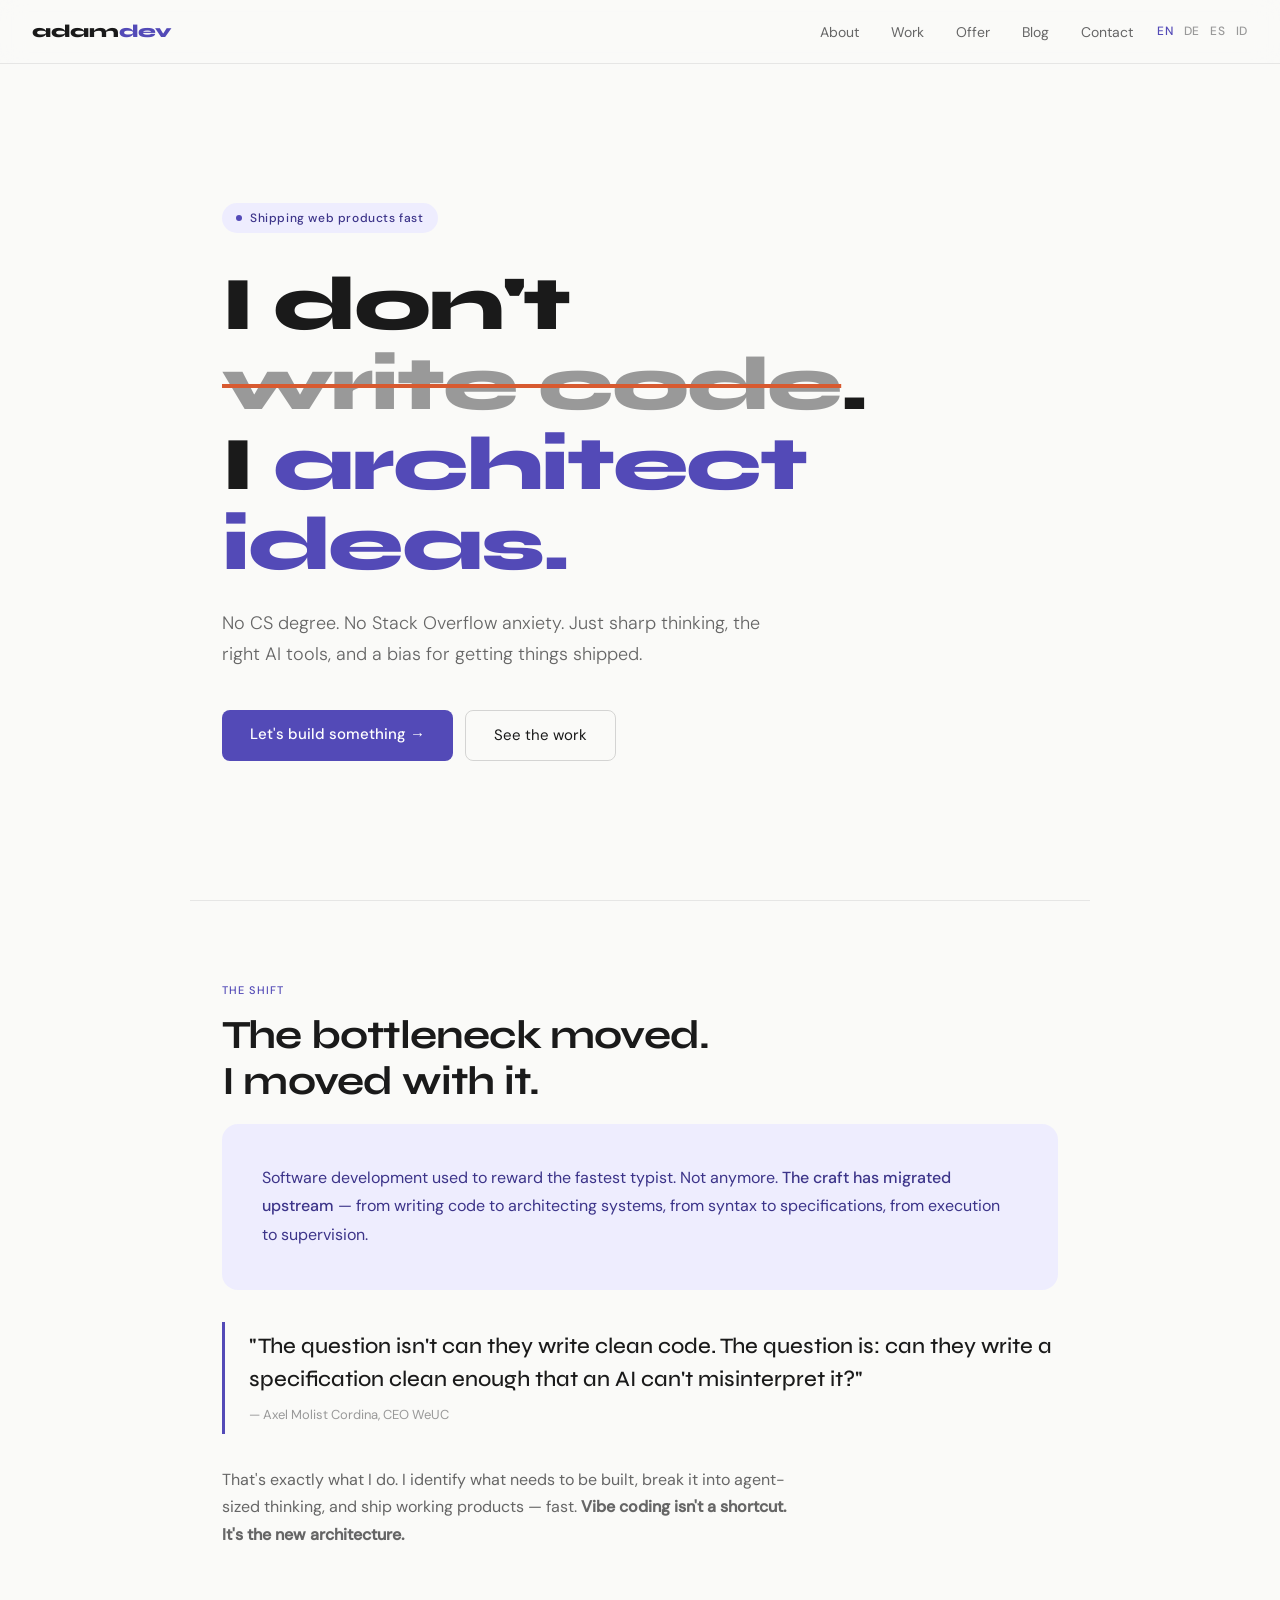
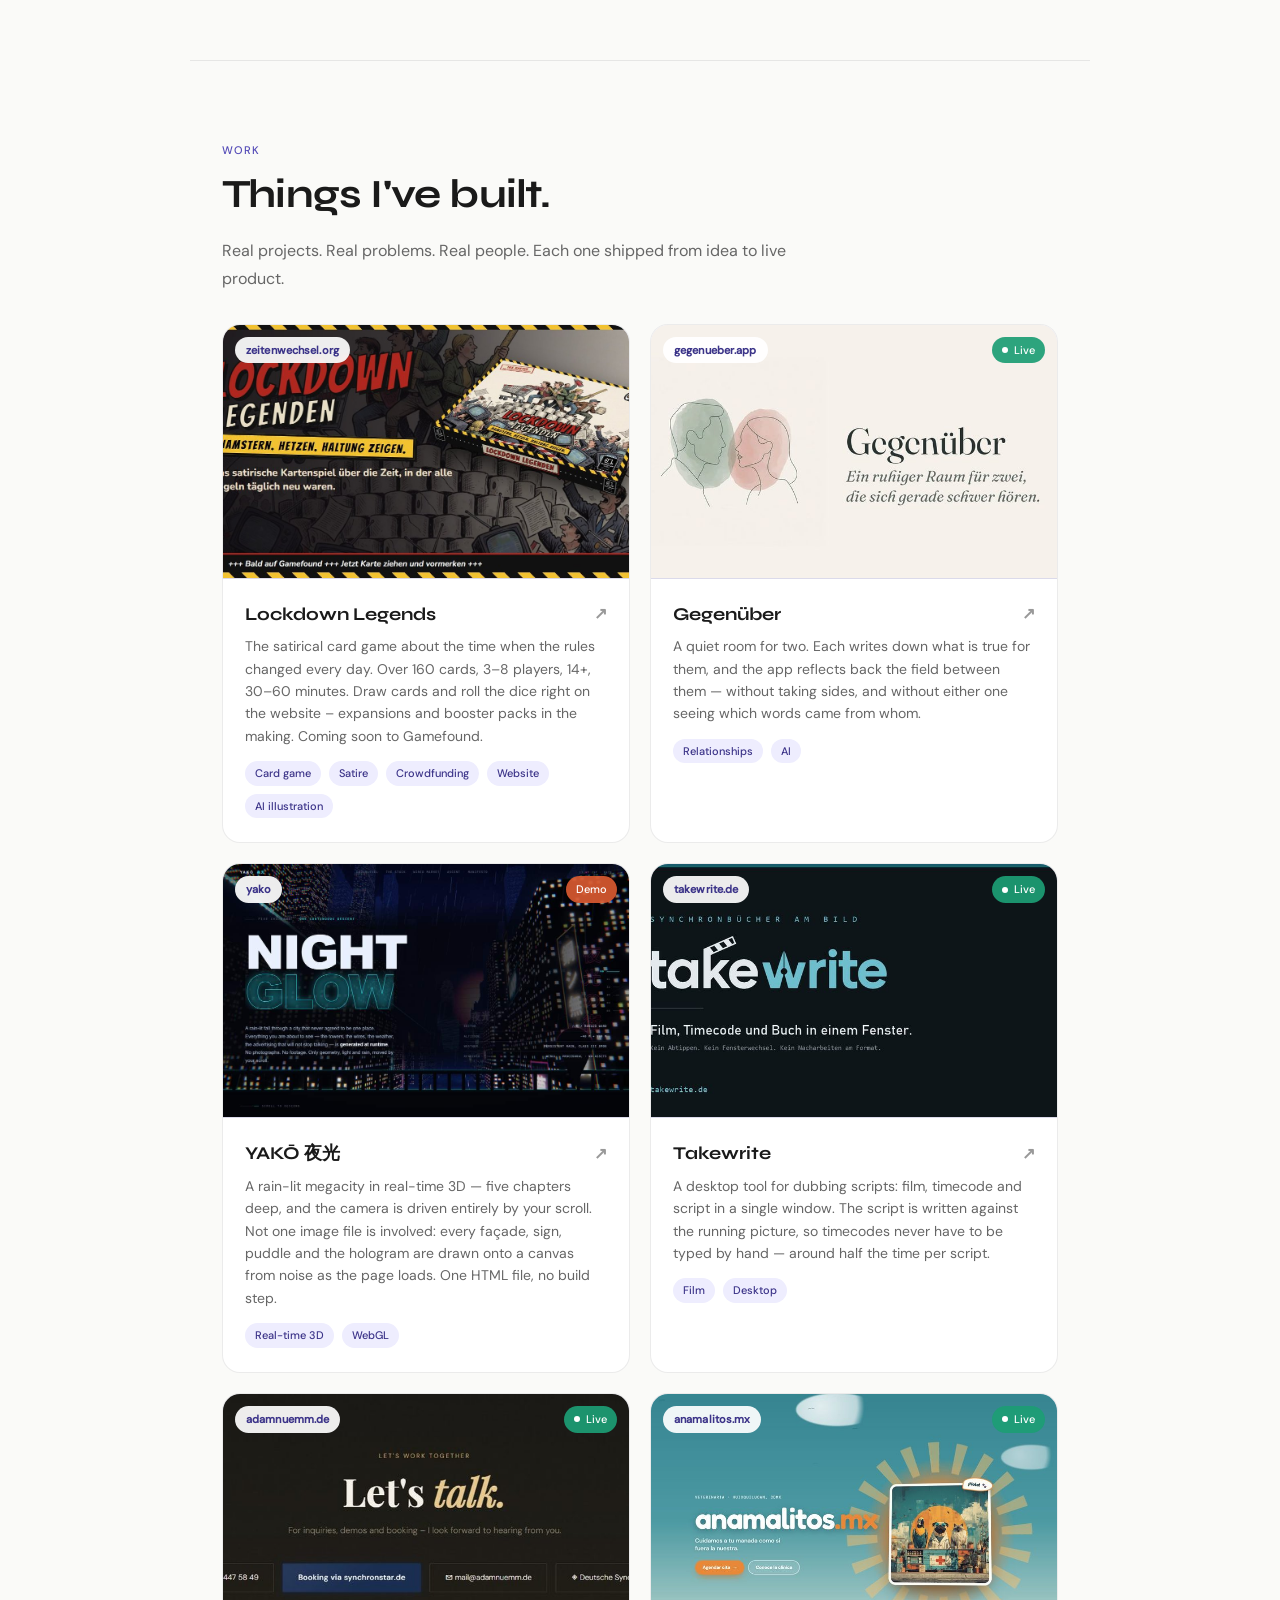
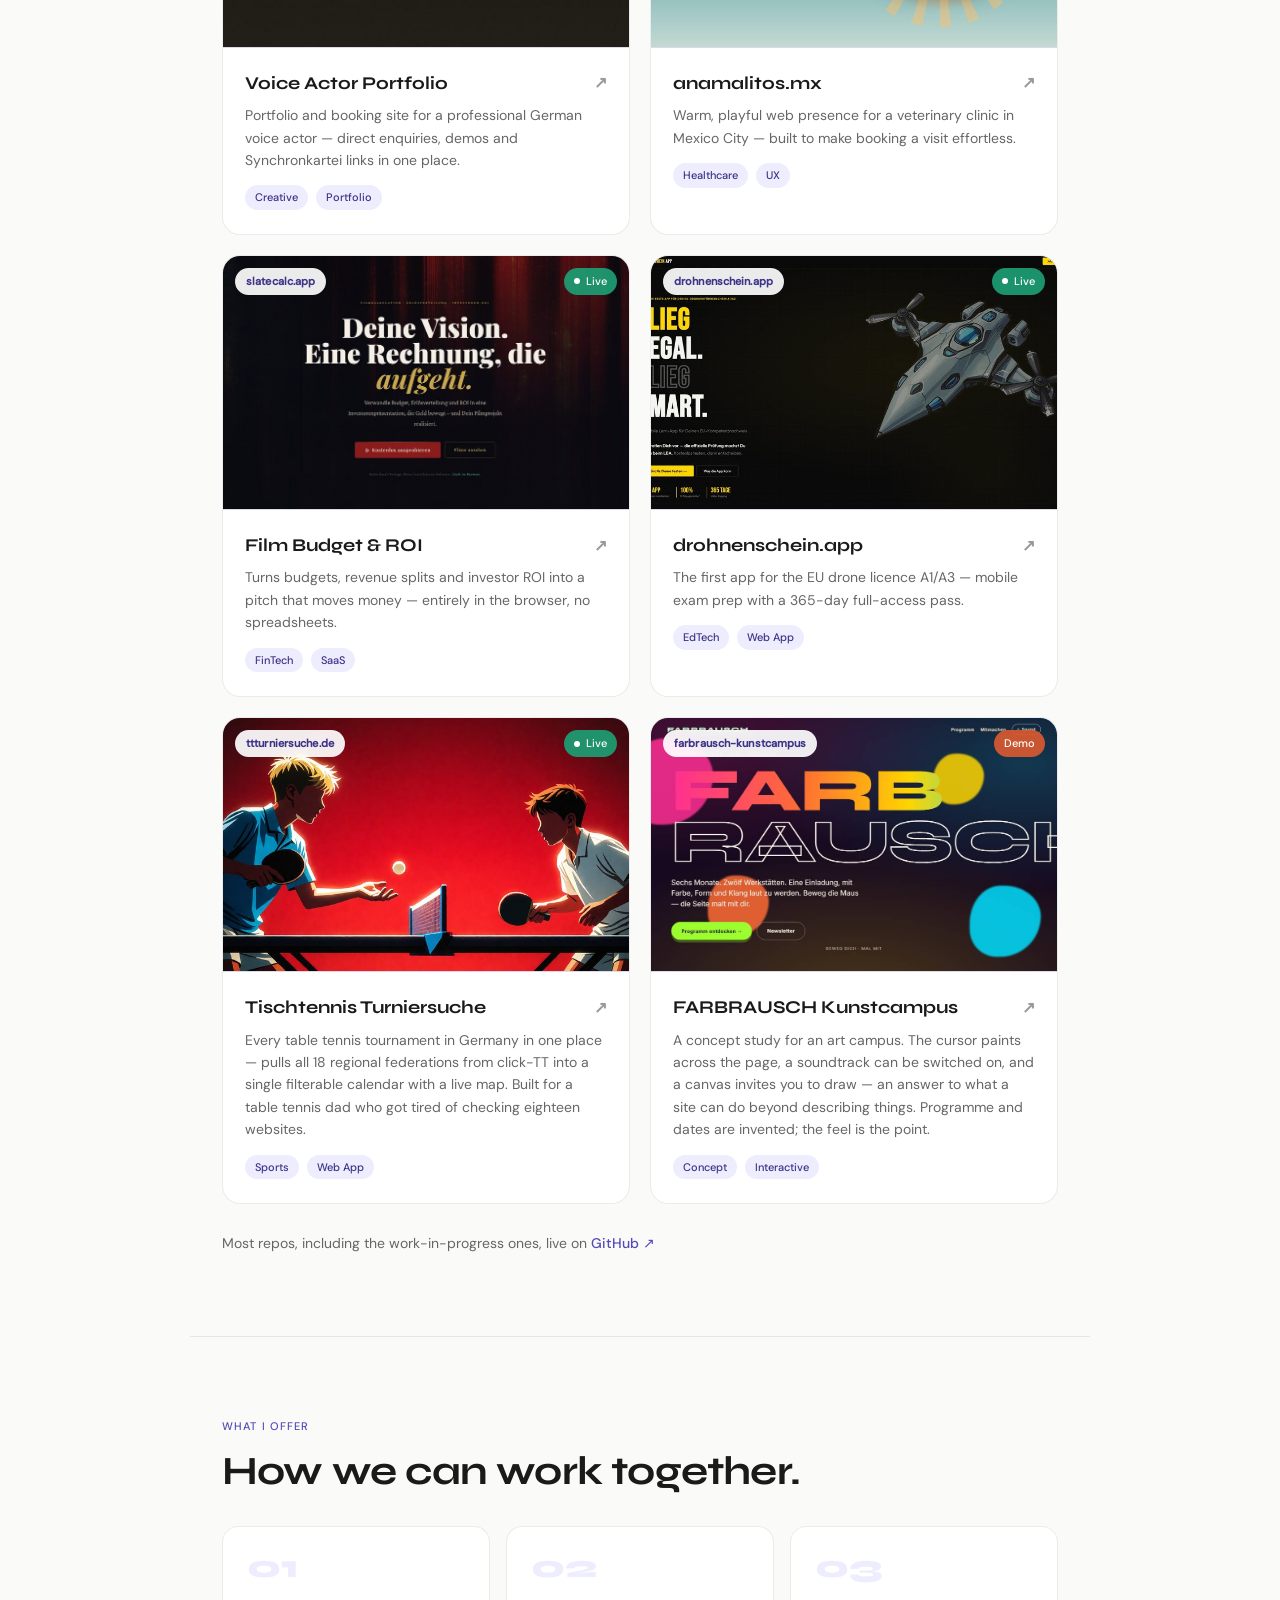
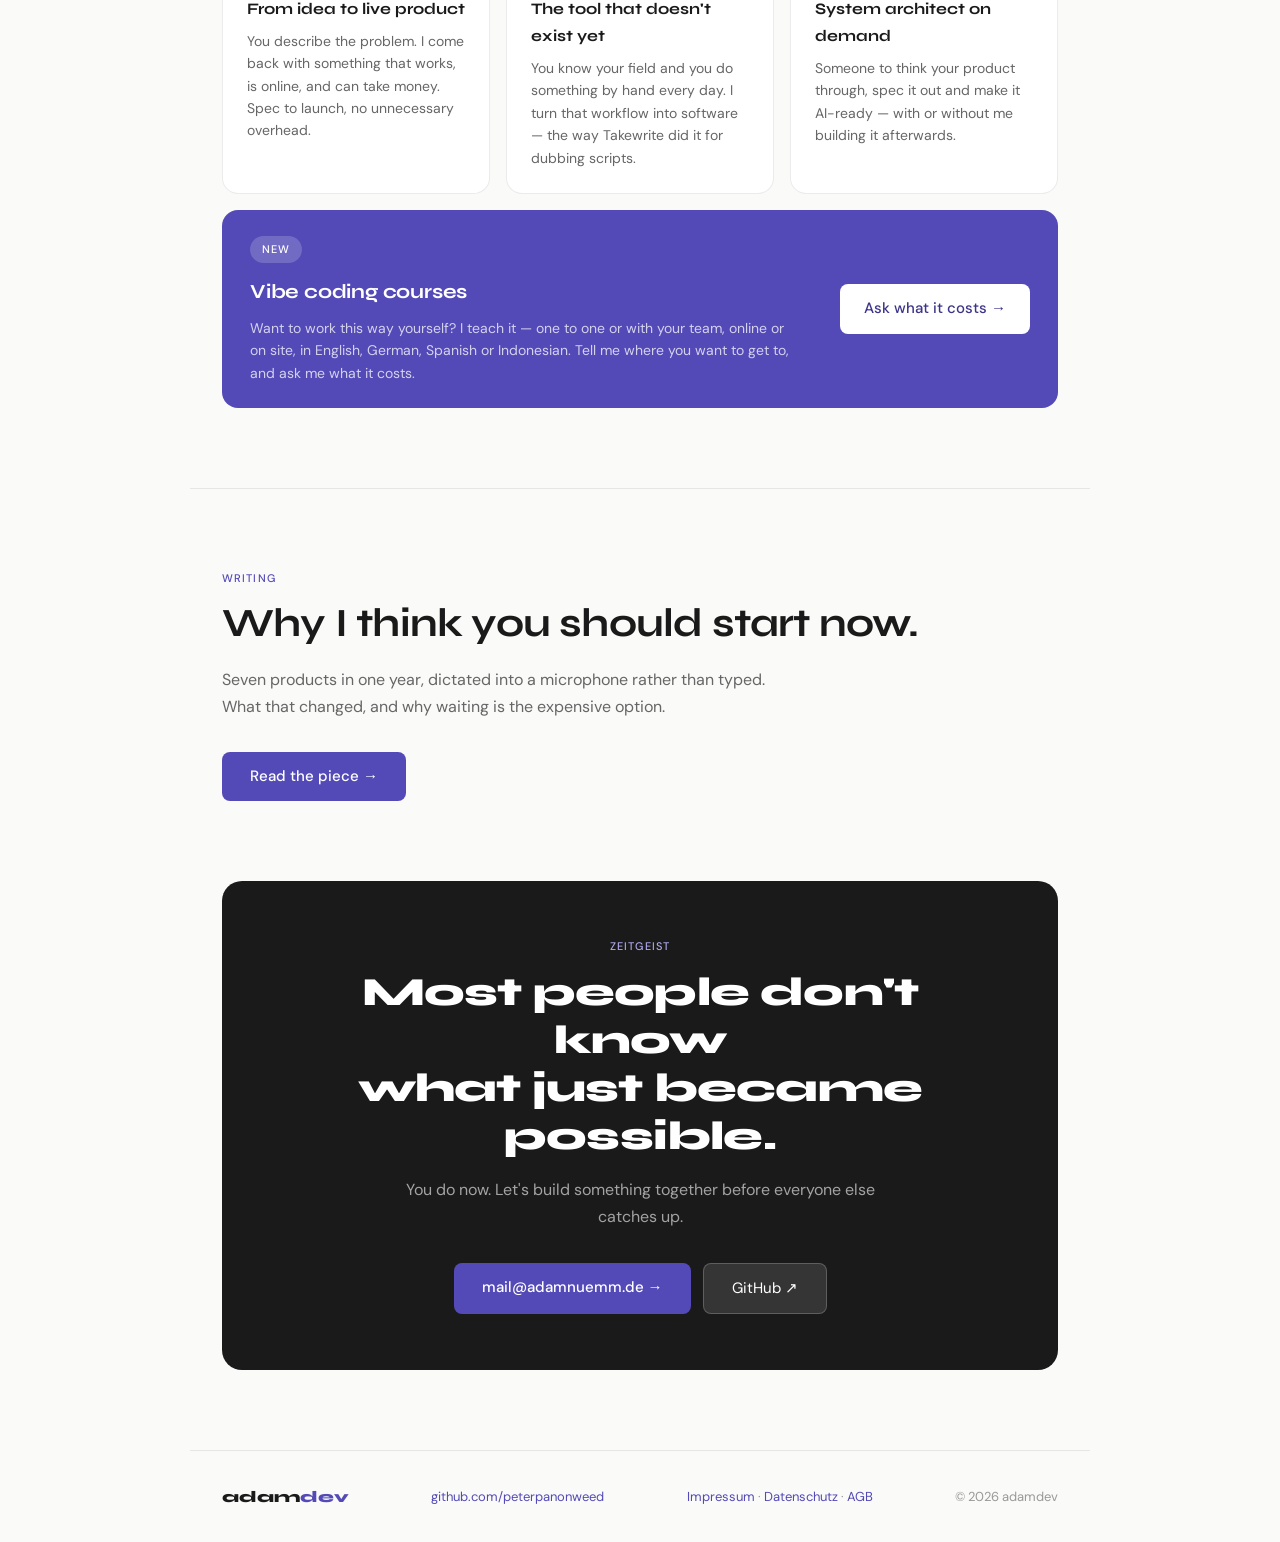
<file: index.html>
<!DOCTYPE html>
<html lang="en">
<head>
<meta charset="UTF-8" />
<meta name="viewport" content="width=device-width, initial-scale=1.0" />
<title>adamdev — I don't write code. I architect ideas.</title>
<meta name="description" content="adamdev — AI system architect & vibecoder. I turn ideas into working web products, fast. No CS degree, just sharp specs, the right AI tools, and a bias for shipping." />
<link rel="canonical" href="https://peterpanonweed.github.io/adamdev/" />
<link rel="alternate" hreflang="en" href="https://peterpanonweed.github.io/adamdev/" />
<link rel="alternate" hreflang="de" href="https://peterpanonweed.github.io/adamdev/de/" />
<link rel="alternate" hreflang="es" href="https://peterpanonweed.github.io/adamdev/es/" />
<link rel="alternate" hreflang="id" href="https://peterpanonweed.github.io/adamdev/id/" />
<link rel="alternate" hreflang="x-default" href="https://peterpanonweed.github.io/adamdev/" />
<meta name="theme-color" content="#534AB7" />
<meta name="author" content="Adam Nümm" />
<!-- Open Graph / social link previews -->
<meta property="og:type" content="website" />
<meta property="og:site_name" content="adamdev" />
<meta property="og:locale" content="en_US" />
<meta property="og:url" content="https://peterpanonweed.github.io/adamdev/" />
<meta property="og:title" content="adamdev — I don't write code. I architect ideas." />
<meta property="og:description" content="AI system architect & vibecoder. I turn ideas into working web products, fast." />
<meta property="og:image" content="https://peterpanonweed.github.io/adamdev/og-image.jpg" />
<meta property="og:image:width" content="1200" />
<meta property="og:image:height" content="630" />
<meta property="og:image:alt" content="adamdev — I architect ideas. Ten shipped projects." />
<meta name="twitter:card" content="summary_large_image" />
<meta name="twitter:title" content="adamdev — I don't write code. I architect ideas." />
<meta name="twitter:description" content="AI system architect & vibecoder. I turn ideas into working web products, fast." />
<meta name="twitter:image" content="https://peterpanonweed.github.io/adamdev/og-image.jpg" />
<link rel="icon" href="data:image/svg+xml,%3Csvg%20xmlns%3D%22http%3A//www.w3.org/2000/svg%22%20viewBox%3D%220%200%2032%2032%22%3E%3Crect%20width%3D%2232%22%20height%3D%2232%22%20rx%3D%227%22%20fill%3D%22%23534AB7%22/%3E%3Ctext%20x%3D%2216%22%20y%3D%2223%22%20font-family%3D%22Arial%2Csans-serif%22%20font-size%3D%2220%22%20font-weight%3D%22800%22%20fill%3D%22%23fff%22%20text-anchor%3D%22middle%22%3Ea%3C/text%3E%3C/svg%3E" />
<link rel="preload" href="fonts/syne-latin.woff2" as="font" type="font/woff2" crossorigin />
<link rel="preload" href="fonts/dmsans-latin.woff2" as="font" type="font/woff2" crossorigin />
<link rel="stylesheet" href="fonts.css" />
<link rel="stylesheet" href="site.css" />
<script type="application/ld+json">
{
  "@context": "https://schema.org",
  "@type": "Person",
  "name": "Adam Nümm",
  "alternateName": "adamdev",
  "url": "https://peterpanonweed.github.io/adamdev/",
  "email": "mailto:mail@adamnuemm.de",
  "jobTitle": "AI System Architect",
  "description": "AI system architect and vibecoder who turns ideas into working web products.",
  "sameAs": ["https://github.com/peterpanonweed", "https://www.adamnuemm.de"],
  "knowsAbout": ["AI system architecture", "Vibe coding", "Web development", "Product specification", "Rapid prototyping"],
  "address": {"@type": "PostalAddress", "addressLocality": "Berlin", "addressCountry": "DE"}
}
</script>
<!-- Cloudflare Web Analytics --><script type="module" src="https://static.cloudflareinsights.com/beacon.min.js" data-cf-beacon='{"token": "98c0cf6b357f46ceb44a4059e5021c60"}'></script><!-- End Cloudflare Web Analytics -->
</head>
<body>
<nav>
<a href="index.html" class="nav-logo">adam<span>dev</span></a>
<div class="nav-right">
<ul class="nav-links">
<li><a href="#about">About</a></li>
<li><a href="#projects">Work</a></li>
<li><a href="#offer">Offer</a></li>
<li><a href="blog/vibe-coding.html">Blog</a></li>
<li><a href="#contact">Contact</a></li>
</ul>
<div class="nav-lang"><a href="index.html" hreflang="en" lang="en" class="aktiv" title="English">EN</a><a href="de/" hreflang="de" lang="de" title="Deutsch">DE</a><a href="es/" hreflang="es" lang="es" title="Espanol">ES</a><a href="id/" hreflang="id" lang="id" title="Indonesia">ID</a></div>
</div>
</nav>

<div class="hero">
<div class="hero-badge">Shipping web products fast</div>
<h1>
<span class="line">I don't <span class="strike">write code</span>.</span>
<span class="line"><span class="nobreak">I <em>architect</em></span> <em>ideas.</em></span>
</h1>
<p class="hero-sub">No CS degree. No Stack Overflow anxiety. Just sharp thinking, the right AI tools, and a bias for getting things shipped.</p>
<div class="hero-cta">
<a href="#contact" class="btn-primary">Let's build something →</a>
<a href="#projects" class="btn-outline">See the work</a>
</div>
</div>

<section id="about">
<div class="fade-in">
<div class="eyebrow">The shift</div>
<h2 class="section-title">The bottleneck moved.<br>I moved with it.</h2>
</div>
<div class="fade-in">
<div class="manifesto-block">
<p>Software development used to reward the fastest typist. Not anymore. <strong>The craft has migrated upstream</strong> — from writing code to architecting systems, from syntax to specifications, from execution to supervision.</p>
</div>
</div>
<div class="fade-in">
<div class="quote-pull">
<p>"The question isn't can they write clean code. The question is: can they write a specification clean enough that an AI can't misinterpret it?"</p>
<cite>— Axel Molist Cordina, CEO WeUC</cite>
</div>
</div>
<div class="fade-in">
<p class="section-body">That's exactly what I do. I identify what needs to be built, break it into agent-sized thinking, and ship working products — fast. <strong>Vibe coding isn't a shortcut. It's the new architecture.</strong></p>
</div>
</section>

<section id="projects">
<div class="fade-in">
<div class="eyebrow">Work</div>
<h2 class="section-title">Things I've built.</h2>
<p class="section-body">Real projects. Real problems. Real people. Each one shipped from idea to live product.</p>
</div>

<div class="work-grid fade-in">

<a class="work-card" href="https://zeitenwechsel.org/lockdown-legenden/" target="_blank" rel="noopener">
<div class="work-thumb">
<img src="img/lockdown-legends.jpg" alt="Lockdown Legends" loading="lazy" decoding="async" width="1000" height="625" />
<span class="work-badge">zeitenwechsel.org</span>
</div>
<div class="work-body">
<h3>Lockdown Legends <span class="work-arrow">↗</span></h3>
<p>The satirical card game about the time when the rules changed every day. Over 160 cards, 3–8 players, 14+, 30–60 minutes. Draw cards and roll the dice right on the website – expansions and booster packs in the making. Coming soon to Gamefound.</p>
<div class="work-tags"><span class="work-tag">Card game</span><span class="work-tag">Satire</span><span class="work-tag">Crowdfunding</span><span class="work-tag">Website</span><span class="work-tag">AI illustration</span></div>
</div>
</a>

<a class="work-card" href="https://gegenueber.app" target="_blank" rel="noopener">
<div class="work-thumb">
<img src="img/gegenueber.jpg" alt="Gegenüber" loading="lazy" decoding="async" width="1000" height="625" />
<span class="work-badge">gegenueber.app</span>
<span class="work-live">Live</span>
</div>
<div class="work-body">
<h3>Gegenüber <span class="work-arrow">↗</span></h3>
<p>A quiet room for two. Each writes down what is true for them, and the app reflects back the field between them — without taking sides, and without either one seeing which words came from whom.</p>
<div class="work-tags"><span class="work-tag">Relationships</span><span class="work-tag">AI</span></div>
</div>
</a>

<a class="work-card" href="https://peterpanonweed.github.io/yako/" target="_blank" rel="noopener">
<div class="work-thumb">
<img src="img/yako.jpg" alt="YAKŌ" loading="lazy" decoding="async" width="1000" height="625" />
<span class="work-badge">yako</span>
<span class="work-demo">Demo</span>
</div>
<div class="work-body">
<h3>YAKŌ 夜光 <span class="work-arrow">↗</span></h3>
<p>A rain-lit megacity in real-time 3D — five chapters deep, and the camera is driven entirely by your scroll. Not one image file is involved: every façade, sign, puddle and the hologram are drawn onto a canvas from noise as the page loads. One HTML file, no build step.</p>
<div class="work-tags"><span class="work-tag">Real-time 3D</span><span class="work-tag">WebGL</span></div>
</div>
</a>

<a class="work-card" href="https://takewrite.de" target="_blank" rel="noopener">
<div class="work-thumb">
<img src="img/takewrite.jpg" alt="Takewrite" loading="lazy" decoding="async" width="1000" height="625" />
<span class="work-badge">takewrite.de</span>
<span class="work-live">Live</span>
</div>
<div class="work-body">
<h3>Takewrite <span class="work-arrow">↗</span></h3>
<p>A desktop tool for dubbing scripts: film, timecode and script in a single window. The script is written against the running picture, so timecodes never have to be typed by hand — around half the time per script.</p>
<div class="work-tags"><span class="work-tag">Film</span><span class="work-tag">Desktop</span></div>
</div>
</a>

<a class="work-card" href="https://www.adamnuemm.de" target="_blank" rel="noopener">
<div class="work-thumb">
<img src="img/adamnuemm.jpg" alt="Voice Actor Portfolio" loading="lazy" decoding="async" width="1000" height="625" />
<span class="work-badge">adamnuemm.de</span>
<span class="work-live">Live</span>
</div>
<div class="work-body">
<h3>Voice Actor Portfolio <span class="work-arrow">↗</span></h3>
<p>Portfolio and booking site for a professional German voice actor — direct enquiries, demos and Synchronkartei links in one place.</p>
<div class="work-tags"><span class="work-tag">Creative</span><span class="work-tag">Portfolio</span></div>
</div>
</a>

<a class="work-card" href="https://anamalitos.mx" target="_blank" rel="noopener">
<div class="work-thumb">
<img src="img/anamalitos.jpg" alt="anamalitos.mx" loading="lazy" decoding="async" width="1000" height="625" />
<span class="work-badge">anamalitos.mx</span>
<span class="work-live">Live</span>
</div>
<div class="work-body">
<h3>anamalitos.mx <span class="work-arrow">↗</span></h3>
<p>Warm, playful web presence for a veterinary clinic in Mexico City — built to make booking a visit effortless.</p>
<div class="work-tags"><span class="work-tag">Healthcare</span><span class="work-tag">UX</span></div>
</div>
</a>

<a class="work-card" href="https://slatecalc.app" target="_blank" rel="noopener">
<div class="work-thumb">
<img src="img/slatecalc.jpg" alt="Film Budget &amp; ROI" loading="lazy" decoding="async" width="1000" height="625" />
<span class="work-badge">slatecalc.app</span>
<span class="work-live">Live</span>
</div>
<div class="work-body">
<h3>Film Budget &amp; ROI <span class="work-arrow">↗</span></h3>
<p>Turns budgets, revenue splits and investor ROI into a pitch that moves money — entirely in the browser, no spreadsheets.</p>
<div class="work-tags"><span class="work-tag">FinTech</span><span class="work-tag">SaaS</span></div>
</div>
</a>

<a class="work-card" href="https://drohnenschein.app" target="_blank" rel="noopener">
<div class="work-thumb">
<img src="img/drohnenschein.jpg" alt="drohnenschein.app" loading="lazy" decoding="async" width="1000" height="625" />
<span class="work-badge">drohnenschein.app</span>
<span class="work-live">Live</span>
</div>
<div class="work-body">
<h3>drohnenschein.app <span class="work-arrow">↗</span></h3>
<p>The first app for the EU drone licence A1/A3 — mobile exam prep with a 365-day full-access pass.</p>
<div class="work-tags"><span class="work-tag">EdTech</span><span class="work-tag">Web App</span></div>
</div>
</a>

<a class="work-card" href="https://ttturniersuche.de" target="_blank" rel="noopener">
<div class="work-thumb">
<img src="img/ttturniersuche.jpg" alt="Tischtennis Turniersuche" loading="lazy" decoding="async" width="1000" height="625" />
<span class="work-badge">ttturniersuche.de</span>
<span class="work-live">Live</span>
</div>
<div class="work-body">
<h3>Tischtennis Turniersuche <span class="work-arrow">↗</span></h3>
<p>Every table tennis tournament in Germany in one place — pulls all 18 regional federations from click-TT into a single filterable calendar with a live map. Built for a table tennis dad who got tired of checking eighteen websites.</p>
<div class="work-tags"><span class="work-tag">Sports</span><span class="work-tag">Web App</span></div>
</div>
</a>

<a class="work-card" href="https://peterpanonweed.github.io/farbrausch-kunstcampus/" target="_blank" rel="noopener">
<div class="work-thumb">
<img src="img/farbrausch-kunstcampus.jpg" alt="FARBRAUSCH Kunstcampus" loading="lazy" decoding="async" width="1000" height="625" />
<span class="work-badge">farbrausch-kunstcampus</span>
<span class="work-demo">Demo</span>
</div>
<div class="work-body">
<h3>FARBRAUSCH Kunstcampus <span class="work-arrow">↗</span></h3>
<p>A concept study for an art campus. The cursor paints across the page, a soundtrack can be switched on, and a canvas invites you to draw — an answer to what a site can do beyond describing things. Programme and dates are invented; the feel is the point.</p>
<div class="work-tags"><span class="work-tag">Concept</span><span class="work-tag">Interactive</span></div>
</div>
</a>

</div>

<p class="work-more fade-in">Most repos, including the work-in-progress ones, live on <a href="https://github.com/peterpanonweed" target="_blank" rel="noopener">GitHub ↗</a></p>
</section>

<section id="offer">
<div class="fade-in">
<div class="eyebrow">What I offer</div>
<h2 class="section-title">How we can work together.</h2>
</div>
<div class="offer-grid fade-in">
<div class="offer-card">
<div class="offer-num">01</div>
<h3>From idea to live product</h3>
<p>You describe the problem. I come back with something that works, is online, and can take money. Spec to launch, no unnecessary overhead.</p>
</div>
<div class="offer-card">
<div class="offer-num">02</div>
<h3>The tool that doesn't exist yet</h3>
<p>You know your field and you do something by hand every day. I turn that workflow into software — the way Takewrite did it for dubbing scripts.</p>
</div>
<div class="offer-card">
<div class="offer-num">03</div>
<h3>System architect on demand</h3>
<p>Someone to think your product through, spec it out and make it AI-ready — with or without me building it afterwards.</p>
</div>
</div>
<div class="banderole fade-in">
<div class="banderole-text">
<span class="banderole-badge">New</span>
<h3>Vibe coding courses</h3>
<p>Want to work this way yourself? I teach it — one to one or with your team, online or on site, in English, German, Spanish or Indonesian. Tell me where you want to get to, and ask me what it costs.</p>
</div>
<a href="mailto:mail@adamnuemm.de?subject=Vibe%20coding%20course" class="banderole-cta">Ask what it costs →</a>
</div>
</section>

<section id="reading">
<div class="fade-in">
<div class="eyebrow">Writing</div>
<h2 class="section-title">Why I think you should start now.</h2>
<p class="section-body">Seven products in one year, dictated into a microphone rather than typed. What that changed, and why waiting is the expensive option.</p>
<p style="margin-top:1.5rem"><a href="blog/vibe-coding.html" class="btn-primary">Read the piece →</a></p>
</div>
</section>

<section id="contact" style="border-top: none; padding-top: 0;">
<div class="zeitgeist fade-in">
<div class="eyebrow">Zeitgeist</div>
<h2>Most people don't know<br>what just became possible.</h2>
<p>You do now. Let's build something together before everyone else catches up.</p>
<div style="display:flex;gap:12px;justify-content:center;flex-wrap:wrap;">
<a href="mailto:mail@adamnuemm.de?subject=Let%27s%20build%20something" class="btn-primary">mail@adamnuemm.de →</a>
<a href="https://github.com/peterpanonweed" target="_blank" rel="noopener" class="btn-ghost">GitHub ↗</a>
</div>
</div>
</section>

<footer>
<a href="index.html" class="footer-logo">adam<span>dev</span></a>
<p><a href="https://github.com/peterpanonweed" target="_blank" rel="noopener">github.com/peterpanonweed</a></p>
<p><a href="impressum.html">Impressum</a> · <a href="datenschutz.html">Datenschutz</a> · <a href="agb.html">AGB</a></p>
<p>© 2026 adamdev</p>
</footer>

<script>
const observer = new IntersectionObserver((entries) => {
entries.forEach(e => { if (e.isIntersecting) e.target.classList.add('visible'); });
}, { threshold: 0.1 });
document.querySelectorAll('.fade-in').forEach(el => observer.observe(el));
</script>
</body>
</html>
</file>
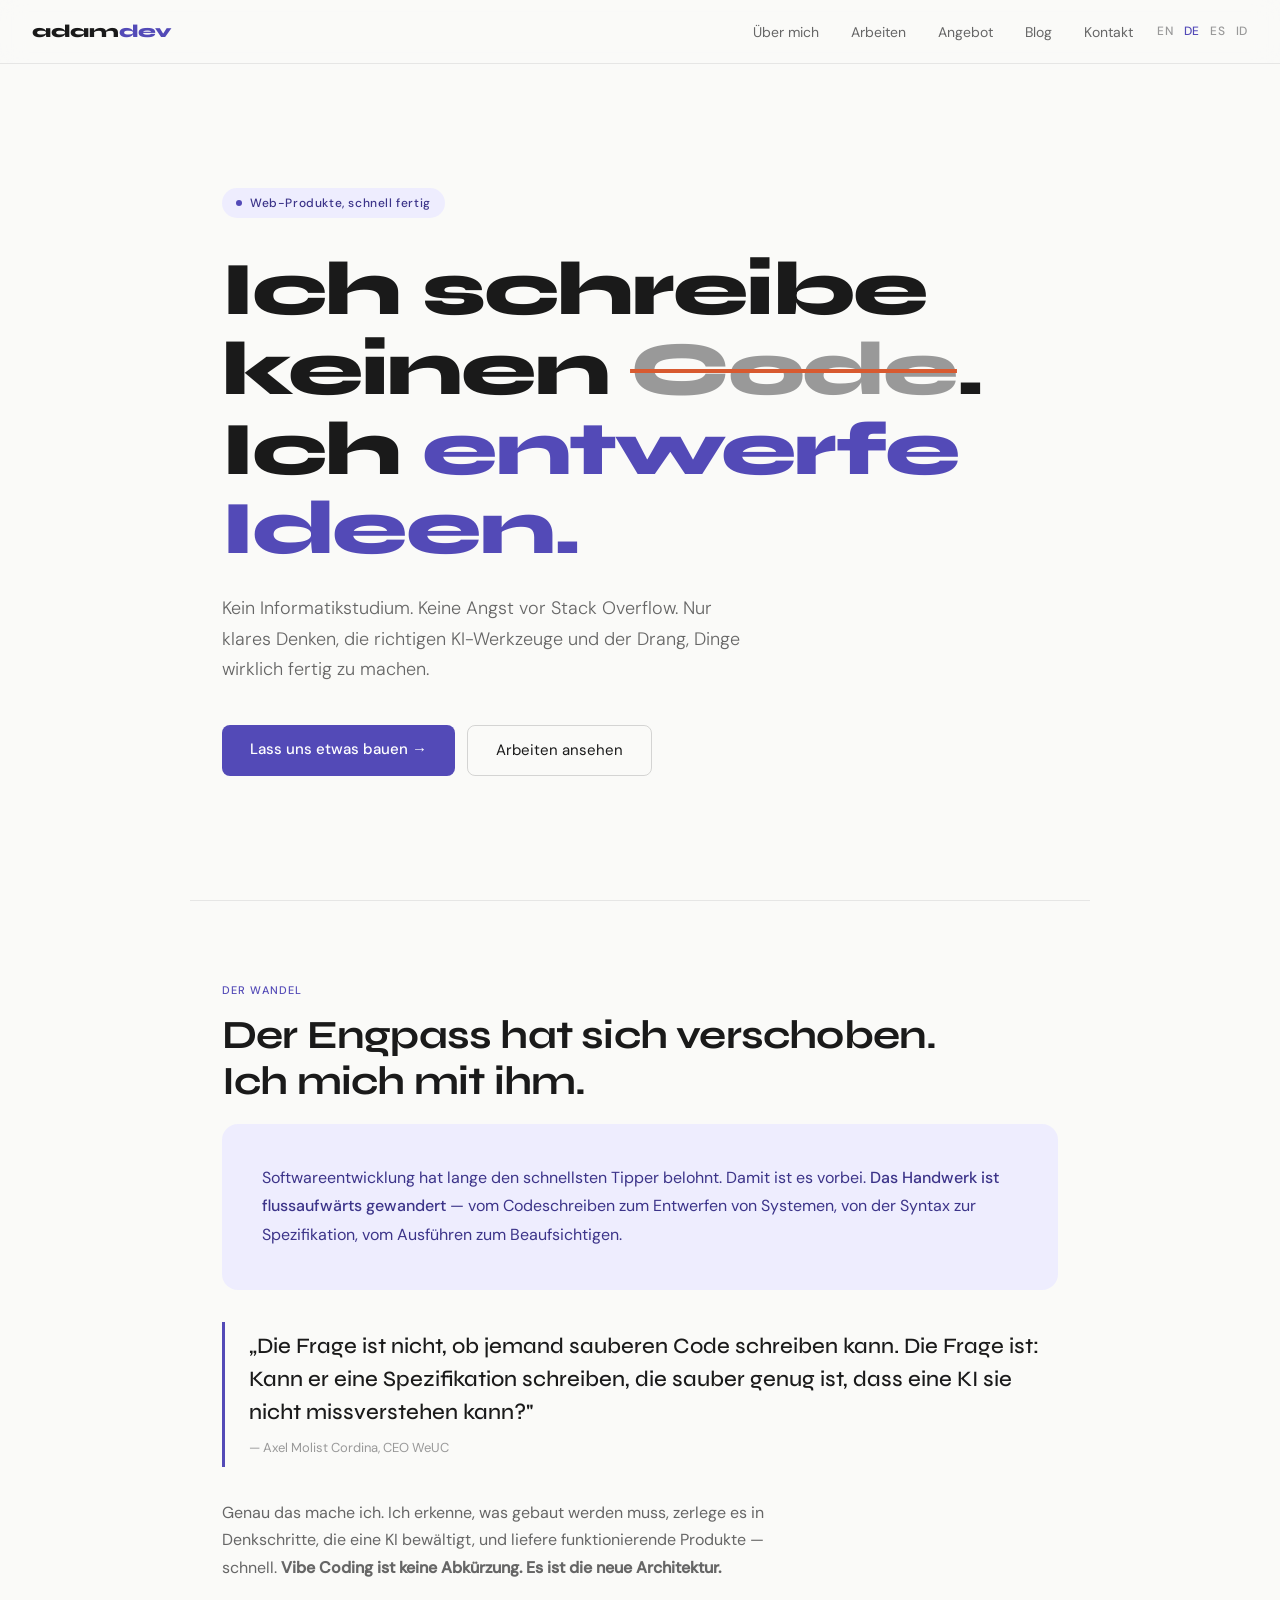
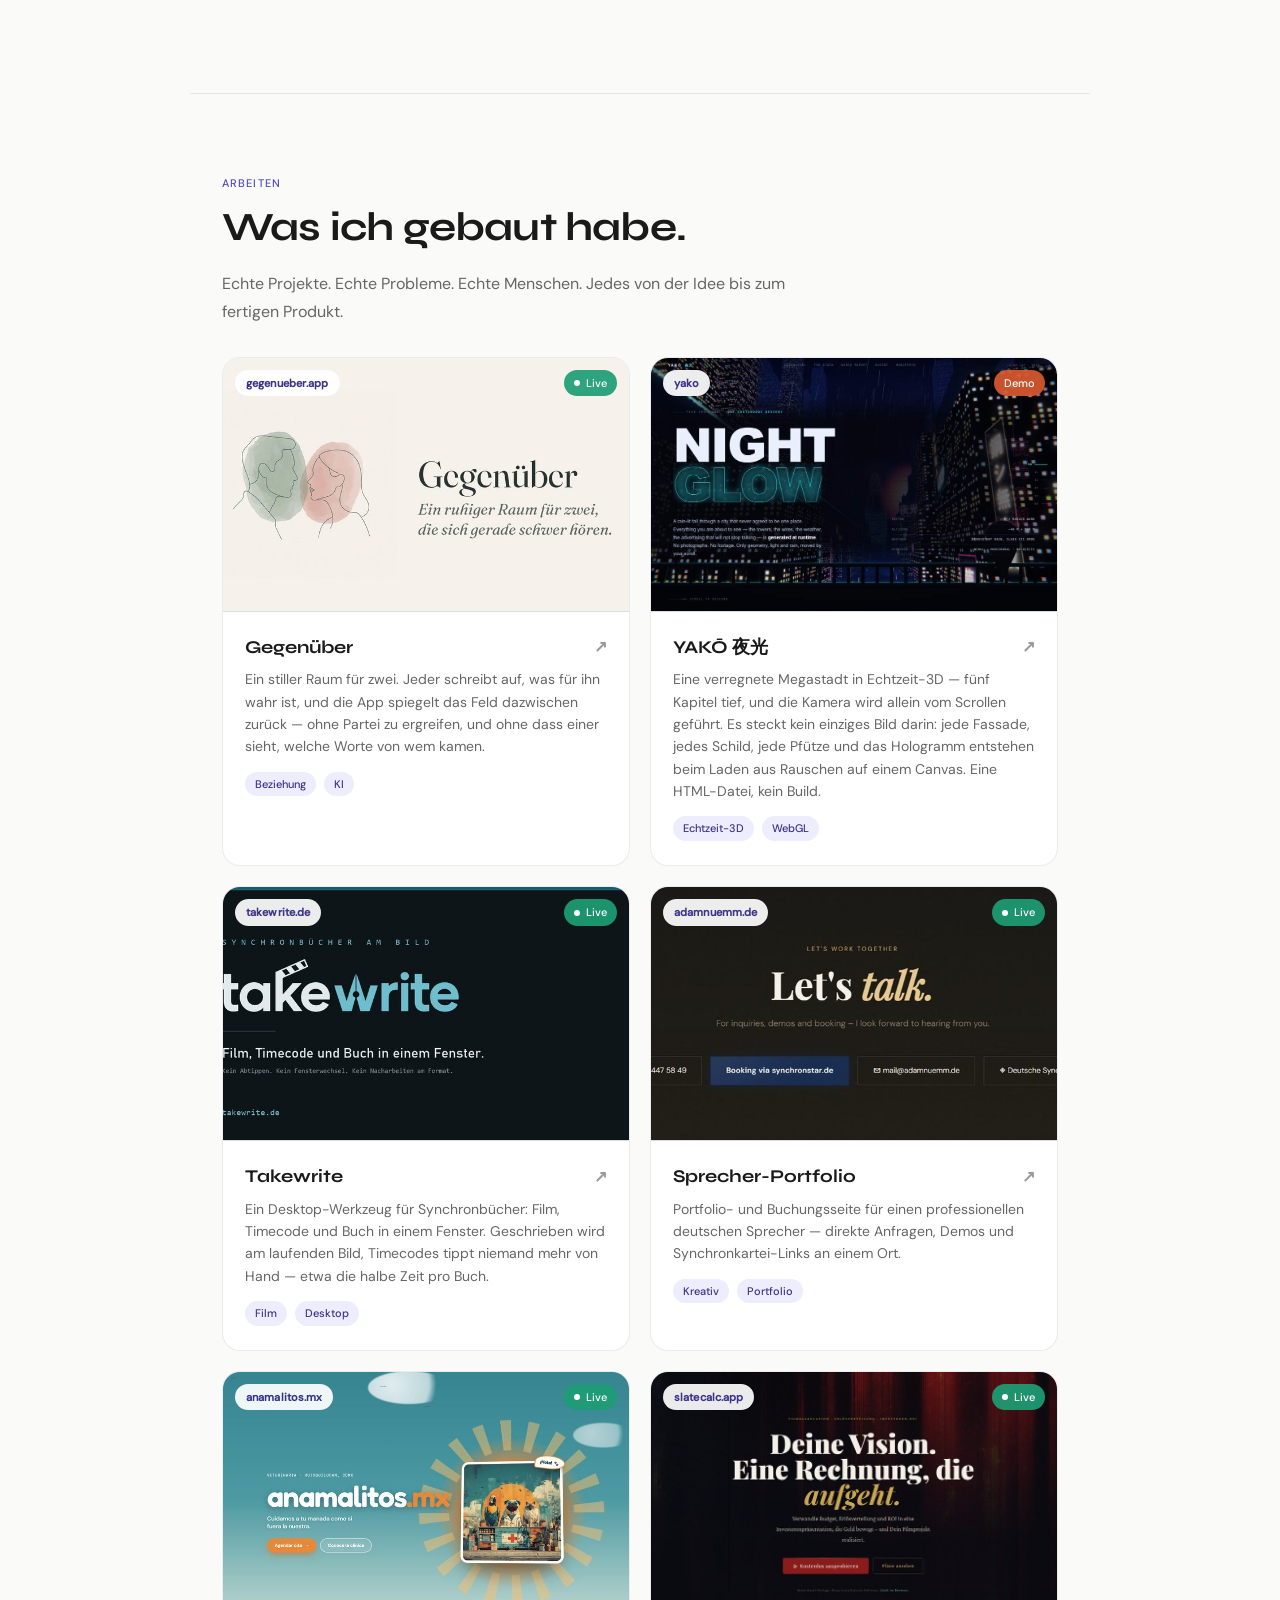
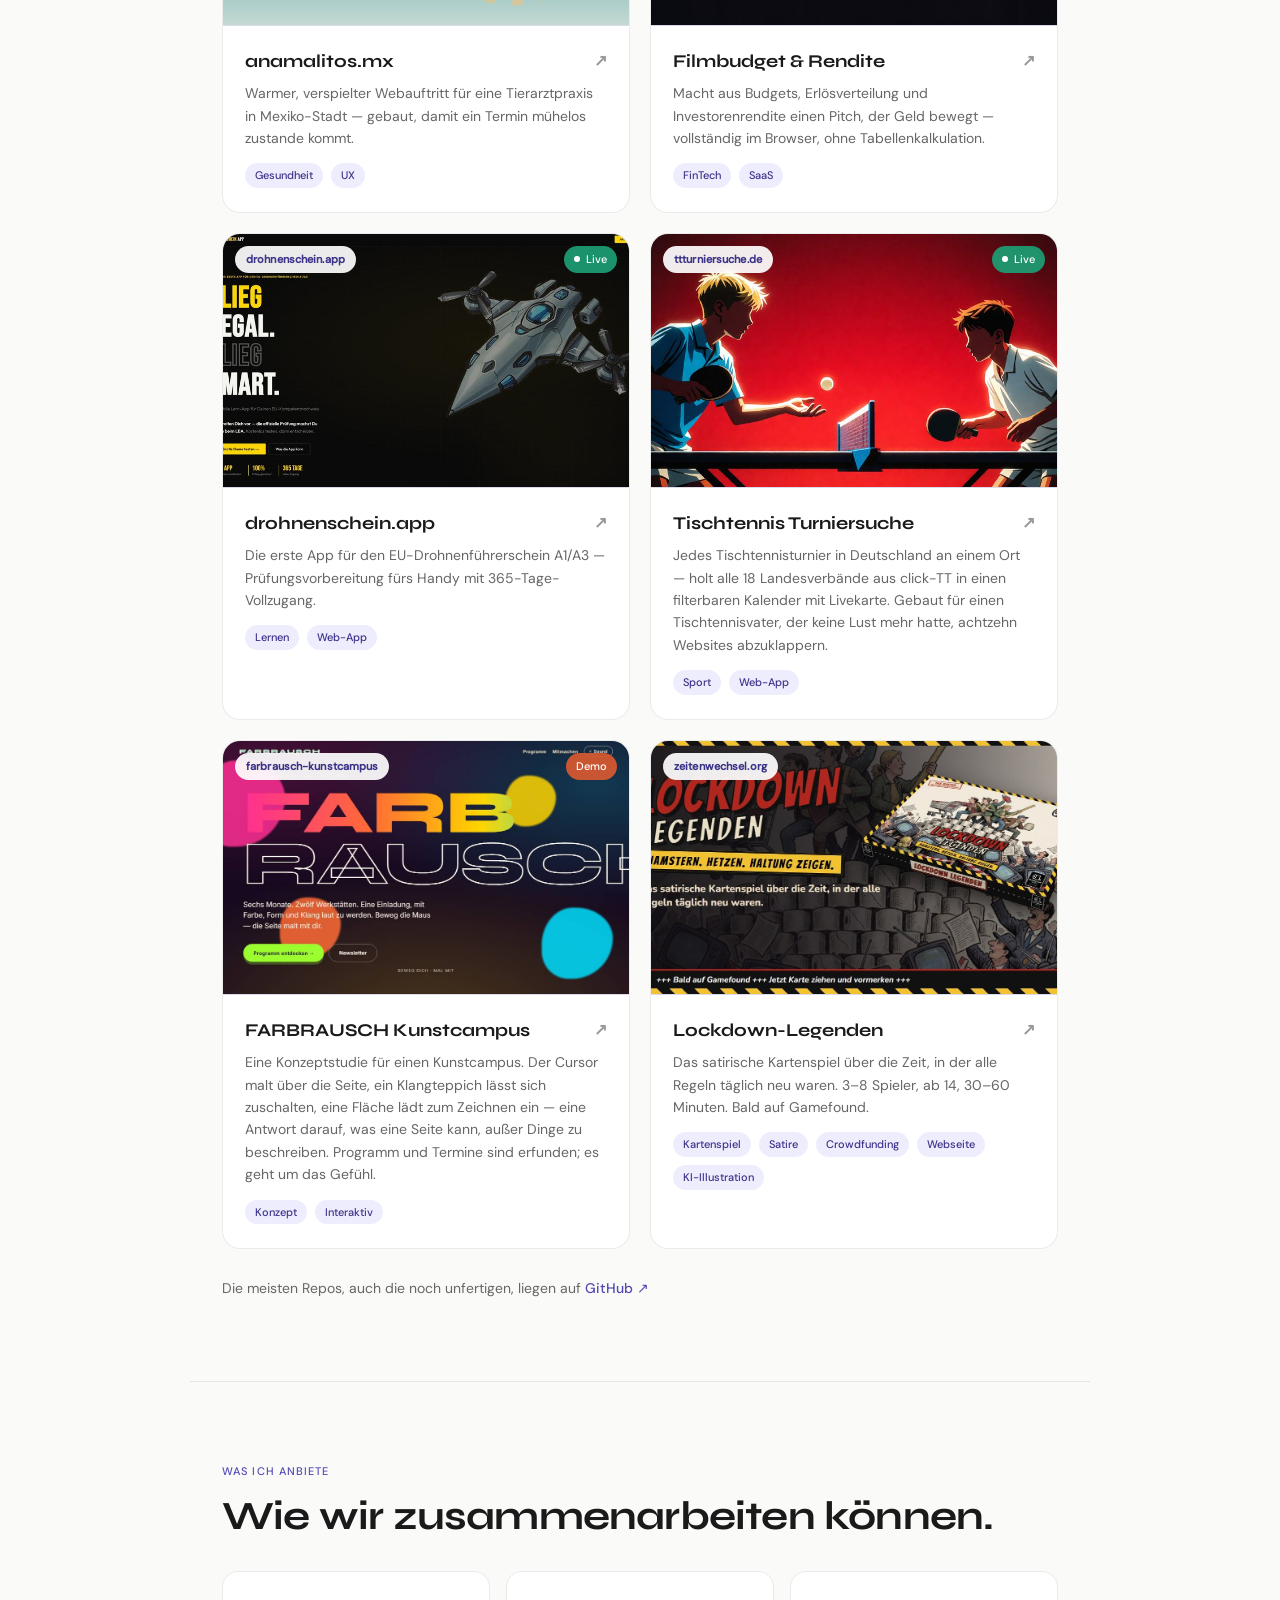
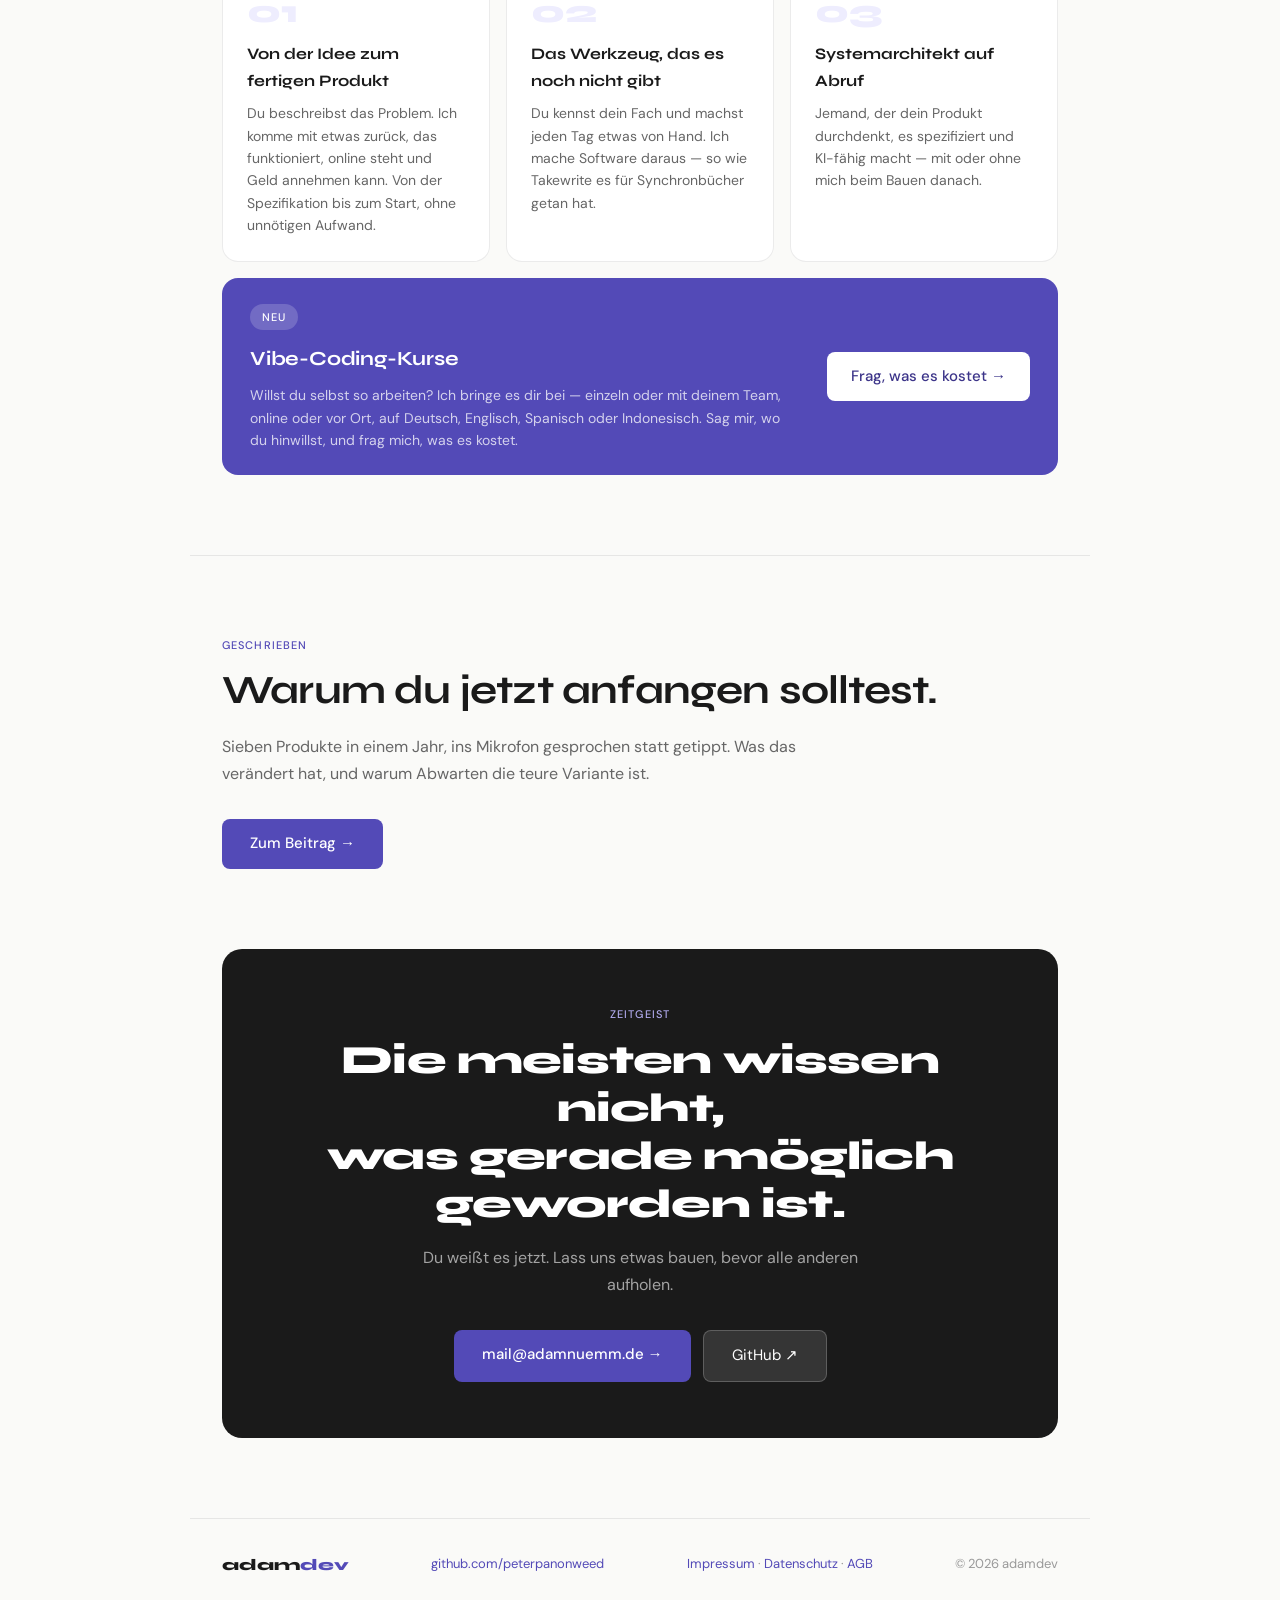
<file: de/index.html>
<!DOCTYPE html>
<html lang="de">
<head>
<meta charset="UTF-8" />
<meta name="viewport" content="width=device-width, initial-scale=1.0" />
<title>adamdev — Ich schreibe keinen Code. Ich entwerfe Ideen.</title>
<meta name="description" content="adamdev — KI-Systemarchitekt und Vibecoder. Ich mache aus Ideen fertige Web-Produkte, schnell. Kein Informatikstudium, dafür klare Spezifikationen, die richtigen KI-Werkzeuge und der Drang, Dinge fertig zu machen." />
<link rel="canonical" href="https://peterpanonweed.github.io/adamdev/de/" />
<link rel="alternate" hreflang="en" href="https://peterpanonweed.github.io/adamdev/" />
<link rel="alternate" hreflang="de" href="https://peterpanonweed.github.io/adamdev/de/" />
<link rel="alternate" hreflang="es" href="https://peterpanonweed.github.io/adamdev/es/" />
<link rel="alternate" hreflang="id" href="https://peterpanonweed.github.io/adamdev/id/" />
<link rel="alternate" hreflang="x-default" href="https://peterpanonweed.github.io/adamdev/" />
<meta name="theme-color" content="#534AB7" />
<meta name="author" content="Adam Nümm" />
<!-- Open Graph / social link previews -->
<meta property="og:type" content="website" />
<meta property="og:site_name" content="adamdev" />
<meta property="og:locale" content="de_DE" />
<meta property="og:url" content="https://peterpanonweed.github.io/adamdev/de/" />
<meta property="og:title" content="adamdev — Ich schreibe keinen Code. Ich entwerfe Ideen." />
<meta property="og:description" content="KI-Systemarchitekt und Vibecoder. Ich mache aus Ideen fertige Web-Produkte, schnell." />
<meta property="og:image" content="https://peterpanonweed.github.io/adamdev/og-image.jpg" />
<meta property="og:image:width" content="1200" />
<meta property="og:image:height" content="630" />
<meta property="og:image:alt" content="adamdev — Ich entwerfe Ideen. Acht fertige Projekte." />
<meta name="twitter:card" content="summary_large_image" />
<meta name="twitter:title" content="adamdev — Ich schreibe keinen Code. Ich entwerfe Ideen." />
<meta name="twitter:description" content="KI-Systemarchitekt und Vibecoder. Ich mache aus Ideen fertige Web-Produkte, schnell." />
<meta name="twitter:image" content="https://peterpanonweed.github.io/adamdev/og-image.jpg" />
<link rel="icon" href="data:image/svg+xml,%3Csvg%20xmlns%3D%22http%3A//www.w3.org/2000/svg%22%20viewBox%3D%220%200%2032%2032%22%3E%3Crect%20width%3D%2232%22%20height%3D%2232%22%20rx%3D%227%22%20fill%3D%22%23534AB7%22/%3E%3Ctext%20x%3D%2216%22%20y%3D%2223%22%20font-family%3D%22Arial%2Csans-serif%22%20font-size%3D%2220%22%20font-weight%3D%22800%22%20fill%3D%22%23fff%22%20text-anchor%3D%22middle%22%3Ea%3C/text%3E%3C/svg%3E" />
<link rel="preload" href="../fonts/syne-latin.woff2" as="font" type="font/woff2" crossorigin />
<link rel="preload" href="../fonts/dmsans-latin.woff2" as="font" type="font/woff2" crossorigin />
<link rel="stylesheet" href="../fonts.css" />
<link rel="stylesheet" href="../site.css" />
<script type="application/ld+json">
{
  "@context": "https://schema.org",
  "@type": "Person",
  "name": "Adam Nümm",
  "alternateName": "adamdev",
  "url": "https://peterpanonweed.github.io/adamdev/de/",
  "email": "mailto:mail@adamnuemm.de",
  "jobTitle": "AI System Architect",
  "description": "KI-Systemarchitekt und Vibecoder, der aus Ideen fertige Web-Produkte macht.",
  "sameAs": ["https://github.com/peterpanonweed", "https://www.adamnuemm.de"],
  "knowsAbout": ["AI system architecture", "Vibe coding", "Web development", "Product specification", "Rapid prototyping"],
  "address": {"@type": "PostalAddress", "addressLocality": "Berlin", "addressCountry": "DE"}
}
</script>
<!-- Cloudflare Web Analytics --><script type="module" src="https://static.cloudflareinsights.com/beacon.min.js" data-cf-beacon='{"token": "98c0cf6b357f46ceb44a4059e5021c60"}'></script><!-- End Cloudflare Web Analytics -->
</head>
<body>
<nav>
<a href="../index.html" class="nav-logo">adam<span>dev</span></a>
<div class="nav-right">
<ul class="nav-links">
<li><a href="#about">Über mich</a></li>
<li><a href="#projects">Arbeiten</a></li>
<li><a href="#offer">Angebot</a></li>
<li><a href="blog/vibe-coding.html">Blog</a></li>
<li><a href="#contact">Kontakt</a></li>
</ul>
<div class="nav-lang"><a href="../index.html" hreflang="en" lang="en" title="English">EN</a><a href="../de/" hreflang="de" lang="de" class="aktiv" title="Deutsch">DE</a><a href="../es/" hreflang="es" lang="es" title="Espanol">ES</a><a href="../id/" hreflang="id" lang="id" title="Indonesia">ID</a></div>
</div>
</nav>

<div class="hero">
<div class="hero-badge">Web-Produkte, schnell fertig</div>
<h1>
<span class="line">Ich schreibe keinen <span class="strike">Code</span>.</span>
<span class="line"><span class="nobreak">Ich <em>entwerfe</em></span> <em>Ideen.</em></span>
</h1>
<p class="hero-sub">Kein Informatikstudium. Keine Angst vor Stack Overflow. Nur klares Denken, die richtigen KI-Werkzeuge und der Drang, Dinge wirklich fertig zu machen.</p>
<div class="hero-cta">
<a href="#contact" class="btn-primary">Lass uns etwas bauen →</a>
<a href="#projects" class="btn-outline">Arbeiten ansehen</a>
</div>
</div>

<section id="about">
<div class="fade-in">
<div class="eyebrow">Der Wandel</div>
<h2 class="section-title">Der Engpass hat sich verschoben.<br>Ich mich mit ihm.</h2>
</div>
<div class="fade-in">
<div class="manifesto-block">
<p>Softwareentwicklung hat lange den schnellsten Tipper belohnt. Damit ist es vorbei. <strong>Das Handwerk ist flussaufwärts gewandert</strong> — vom Codeschreiben zum Entwerfen von Systemen, von der Syntax zur Spezifikation, vom Ausführen zum Beaufsichtigen.</p>
</div>
</div>
<div class="fade-in">
<div class="quote-pull">
<p>„Die Frage ist nicht, ob jemand sauberen Code schreiben kann. Die Frage ist: Kann er eine Spezifikation schreiben, die sauber genug ist, dass eine KI sie nicht missverstehen kann?"</p>
<cite>— Axel Molist Cordina, CEO WeUC</cite>
</div>
</div>
<div class="fade-in">
<p class="section-body">Genau das mache ich. Ich erkenne, was gebaut werden muss, zerlege es in Denkschritte, die eine KI bewältigt, und liefere funktionierende Produkte — schnell. <strong>Vibe Coding ist keine Abkürzung. Es ist die neue Architektur.</strong></p>
</div>
</section>

<section id="projects">
<div class="fade-in">
<div class="eyebrow">Arbeiten</div>
<h2 class="section-title">Was ich gebaut habe.</h2>
<p class="section-body">Echte Projekte. Echte Probleme. Echte Menschen. Jedes von der Idee bis zum fertigen Produkt.</p>
</div>

<div class="work-grid fade-in">

<a class="work-card" href="https://gegenueber.app" target="_blank" rel="noopener">
<div class="work-thumb">
<img src="../img/gegenueber.jpg" alt="Gegenüber" loading="lazy" decoding="async" width="1000" height="625" />
<span class="work-badge">gegenueber.app</span>
<span class="work-live">Live</span>
</div>
<div class="work-body">
<h3>Gegenüber <span class="work-arrow">↗</span></h3>
<p>Ein stiller Raum für zwei. Jeder schreibt auf, was für ihn wahr ist, und die App spiegelt das Feld dazwischen zurück — ohne Partei zu ergreifen, und ohne dass einer sieht, welche Worte von wem kamen.</p>
<div class="work-tags"><span class="work-tag">Beziehung</span><span class="work-tag">KI</span></div>
</div>
</a>

<a class="work-card" href="https://peterpanonweed.github.io/yako/" target="_blank" rel="noopener">
<div class="work-thumb">
<img src="../img/yako.jpg" alt="YAKŌ" loading="lazy" decoding="async" width="1000" height="625" />
<span class="work-badge">yako</span>
<span class="work-demo">Demo</span>
</div>
<div class="work-body">
<h3>YAKŌ 夜光 <span class="work-arrow">↗</span></h3>
<p>Eine verregnete Megastadt in Echtzeit-3D — fünf Kapitel tief, und die Kamera wird allein vom Scrollen geführt. Es steckt kein einziges Bild darin: jede Fassade, jedes Schild, jede Pfütze und das Hologramm entstehen beim Laden aus Rauschen auf einem Canvas. Eine HTML-Datei, kein Build.</p>
<div class="work-tags"><span class="work-tag">Echtzeit-3D</span><span class="work-tag">WebGL</span></div>
</div>
</a>

<a class="work-card" href="https://takewrite.de" target="_blank" rel="noopener">
<div class="work-thumb">
<img src="../img/takewrite.jpg" alt="Takewrite" loading="lazy" decoding="async" width="1000" height="625" />
<span class="work-badge">takewrite.de</span>
<span class="work-live">Live</span>
</div>
<div class="work-body">
<h3>Takewrite <span class="work-arrow">↗</span></h3>
<p>Ein Desktop-Werkzeug für Synchronbücher: Film, Timecode und Buch in einem Fenster. Geschrieben wird am laufenden Bild, Timecodes tippt niemand mehr von Hand — etwa die halbe Zeit pro Buch.</p>
<div class="work-tags"><span class="work-tag">Film</span><span class="work-tag">Desktop</span></div>
</div>
</a>

<a class="work-card" href="https://www.adamnuemm.de" target="_blank" rel="noopener">
<div class="work-thumb">
<img src="../img/adamnuemm.jpg" alt="Sprecher-Portfolio" loading="lazy" decoding="async" width="1000" height="625" />
<span class="work-badge">adamnuemm.de</span>
<span class="work-live">Live</span>
</div>
<div class="work-body">
<h3>Sprecher-Portfolio <span class="work-arrow">↗</span></h3>
<p>Portfolio- und Buchungsseite für einen professionellen deutschen Sprecher — direkte Anfragen, Demos und Synchronkartei-Links an einem Ort.</p>
<div class="work-tags"><span class="work-tag">Kreativ</span><span class="work-tag">Portfolio</span></div>
</div>
</a>

<a class="work-card" href="https://anamalitos.mx" target="_blank" rel="noopener">
<div class="work-thumb">
<img src="../img/anamalitos.jpg" alt="anamalitos.mx" loading="lazy" decoding="async" width="1000" height="625" />
<span class="work-badge">anamalitos.mx</span>
<span class="work-live">Live</span>
</div>
<div class="work-body">
<h3>anamalitos.mx <span class="work-arrow">↗</span></h3>
<p>Warmer, verspielter Webauftritt für eine Tierarztpraxis in Mexiko-Stadt — gebaut, damit ein Termin mühelos zustande kommt.</p>
<div class="work-tags"><span class="work-tag">Gesundheit</span><span class="work-tag">UX</span></div>
</div>
</a>

<a class="work-card" href="https://slatecalc.app" target="_blank" rel="noopener">
<div class="work-thumb">
<img src="../img/slatecalc.jpg" alt="Filmbudget &amp; Rendite" loading="lazy" decoding="async" width="1000" height="625" />
<span class="work-badge">slatecalc.app</span>
<span class="work-live">Live</span>
</div>
<div class="work-body">
<h3>Filmbudget &amp; Rendite <span class="work-arrow">↗</span></h3>
<p>Macht aus Budgets, Erlösverteilung und Investorenrendite einen Pitch, der Geld bewegt — vollständig im Browser, ohne Tabellenkalkulation.</p>
<div class="work-tags"><span class="work-tag">FinTech</span><span class="work-tag">SaaS</span></div>
</div>
</a>

<a class="work-card" href="https://drohnenschein.app" target="_blank" rel="noopener">
<div class="work-thumb">
<img src="../img/drohnenschein.jpg" alt="drohnenschein.app" loading="lazy" decoding="async" width="1000" height="625" />
<span class="work-badge">drohnenschein.app</span>
<span class="work-live">Live</span>
</div>
<div class="work-body">
<h3>drohnenschein.app <span class="work-arrow">↗</span></h3>
<p>Die erste App für den EU-Drohnenführerschein A1/A3 — Prüfungsvorbereitung fürs Handy mit 365-Tage-Vollzugang.</p>
<div class="work-tags"><span class="work-tag">Lernen</span><span class="work-tag">Web-App</span></div>
</div>
</a>

<a class="work-card" href="https://ttturniersuche.de" target="_blank" rel="noopener">
<div class="work-thumb">
<img src="../img/ttturniersuche.jpg" alt="Tischtennis Turniersuche" loading="lazy" decoding="async" width="1000" height="625" />
<span class="work-badge">ttturniersuche.de</span>
<span class="work-live">Live</span>
</div>
<div class="work-body">
<h3>Tischtennis Turniersuche <span class="work-arrow">↗</span></h3>
<p>Jedes Tischtennisturnier in Deutschland an einem Ort — holt alle 18 Landesverbände aus click-TT in einen filterbaren Kalender mit Livekarte. Gebaut für einen Tischtennisvater, der keine Lust mehr hatte, achtzehn Websites abzuklappern.</p>
<div class="work-tags"><span class="work-tag">Sport</span><span class="work-tag">Web-App</span></div>
</div>
</a>

<a class="work-card" href="https://peterpanonweed.github.io/farbrausch-kunstcampus/" target="_blank" rel="noopener">
<div class="work-thumb">
<img src="../img/farbrausch-kunstcampus.jpg" alt="FARBRAUSCH Kunstcampus" loading="lazy" decoding="async" width="1000" height="625" />
<span class="work-badge">farbrausch-kunstcampus</span>
<span class="work-demo">Demo</span>
</div>
<div class="work-body">
<h3>FARBRAUSCH Kunstcampus <span class="work-arrow">↗</span></h3>
<p>Eine Konzeptstudie für einen Kunstcampus. Der Cursor malt über die Seite, ein Klangteppich lässt sich zuschalten, eine Fläche lädt zum Zeichnen ein — eine Antwort darauf, was eine Seite kann, außer Dinge zu beschreiben. Programm und Termine sind erfunden; es geht um das Gefühl.</p>
<div class="work-tags"><span class="work-tag">Konzept</span><span class="work-tag">Interaktiv</span></div>
</div>
</a>

<a class="work-card" href="https://zeitenwechsel.org/lockdown-legenden/" target="_blank" rel="noopener">
<div class="work-thumb">
<img src="../img/lockdown-legends.jpg" alt="Lockdown-Legenden" loading="lazy" decoding="async" width="1000" height="625" />
<span class="work-badge">zeitenwechsel.org</span>
</div>
<div class="work-body">
<h3>Lockdown-Legenden <span class="work-arrow">↗</span></h3>
<p>Das satirische Kartenspiel über die Zeit, in der alle Regeln täglich neu waren. 3–8 Spieler, ab 14, 30–60 Minuten. Bald auf Gamefound.</p>
<div class="work-tags"><span class="work-tag">Kartenspiel</span><span class="work-tag">Satire</span><span class="work-tag">Crowdfunding</span><span class="work-tag">Webseite</span><span class="work-tag">KI-Illustration</span></div>
</div>
</a>

</div>

<p class="work-more fade-in">Die meisten Repos, auch die noch unfertigen, liegen auf <a href="https://github.com/peterpanonweed" target="_blank" rel="noopener">GitHub ↗</a></p>
</section>

<section id="offer">
<div class="fade-in">
<div class="eyebrow">Was ich anbiete</div>
<h2 class="section-title">Wie wir zusammenarbeiten können.</h2>
</div>
<div class="offer-grid fade-in">
<div class="offer-card">
<div class="offer-num">01</div>
<h3>Von der Idee zum fertigen Produkt</h3>
<p>Du beschreibst das Problem. Ich komme mit etwas zurück, das funktioniert, online steht und Geld annehmen kann. Von der Spezifikation bis zum Start, ohne unnötigen Aufwand.</p>
</div>
<div class="offer-card">
<div class="offer-num">02</div>
<h3>Das Werkzeug, das es noch nicht gibt</h3>
<p>Du kennst dein Fach und machst jeden Tag etwas von Hand. Ich mache Software daraus — so wie Takewrite es für Synchronbücher getan hat.</p>
</div>
<div class="offer-card">
<div class="offer-num">03</div>
<h3>Systemarchitekt auf Abruf</h3>
<p>Jemand, der dein Produkt durchdenkt, es spezifiziert und KI-fähig macht — mit oder ohne mich beim Bauen danach.</p>
</div>
</div>
<div class="banderole fade-in">
<div class="banderole-text">
<span class="banderole-badge">Neu</span>
<h3>Vibe-Coding-Kurse</h3>
<p>Willst du selbst so arbeiten? Ich bringe es dir bei — einzeln oder mit deinem Team, online oder vor Ort, auf Deutsch, Englisch, Spanisch oder Indonesisch. Sag mir, wo du hinwillst, und frag mich, was es kostet.</p>
</div>
<a href="mailto:mail@adamnuemm.de?subject=Vibe-Coding-Kurs" class="banderole-cta">Frag, was es kostet →</a>
</div>
</section>

<section id="reading">
<div class="fade-in">
<div class="eyebrow">Geschrieben</div>
<h2 class="section-title">Warum du jetzt anfangen solltest.</h2>
<p class="section-body">Sieben Produkte in einem Jahr, ins Mikrofon gesprochen statt getippt. Was das verändert hat, und warum Abwarten die teure Variante ist.</p>
<p style="margin-top:1.5rem"><a href="blog/vibe-coding.html" class="btn-primary">Zum Beitrag →</a></p>
</div>
</section>

<section id="contact" style="border-top: none; padding-top: 0;">
<div class="zeitgeist fade-in">
<div class="eyebrow">Zeitgeist</div>
<h2>Die meisten wissen nicht,<br>was gerade möglich geworden ist.</h2>
<p>Du weißt es jetzt. Lass uns etwas bauen, bevor alle anderen aufholen.</p>
<div style="display:flex;gap:12px;justify-content:center;flex-wrap:wrap;">
<a href="mailto:mail@adamnuemm.de?subject=Lass%20uns%20etwas%20bauen" class="btn-primary">mail@adamnuemm.de →</a>
<a href="https://github.com/peterpanonweed" target="_blank" rel="noopener" class="btn-ghost">GitHub ↗</a>
</div>
</div>
</section>

<footer>
<a href="../index.html" class="footer-logo">adam<span>dev</span></a>
<p><a href="https://github.com/peterpanonweed" target="_blank" rel="noopener">github.com/peterpanonweed</a></p>
<p><a href="../impressum.html">Impressum</a> · <a href="../datenschutz.html">Datenschutz</a> · <a href="../agb.html">AGB</a></p>
<p>© 2026 adamdev</p>
</footer>

<script>
const observer = new IntersectionObserver((entries) => {
entries.forEach(e => { if (e.isIntersecting) e.target.classList.add('visible'); });
}, { threshold: 0.1 });
document.querySelectorAll('.fade-in').forEach(el => observer.observe(el));
</script>
</body>
</html>
</file>
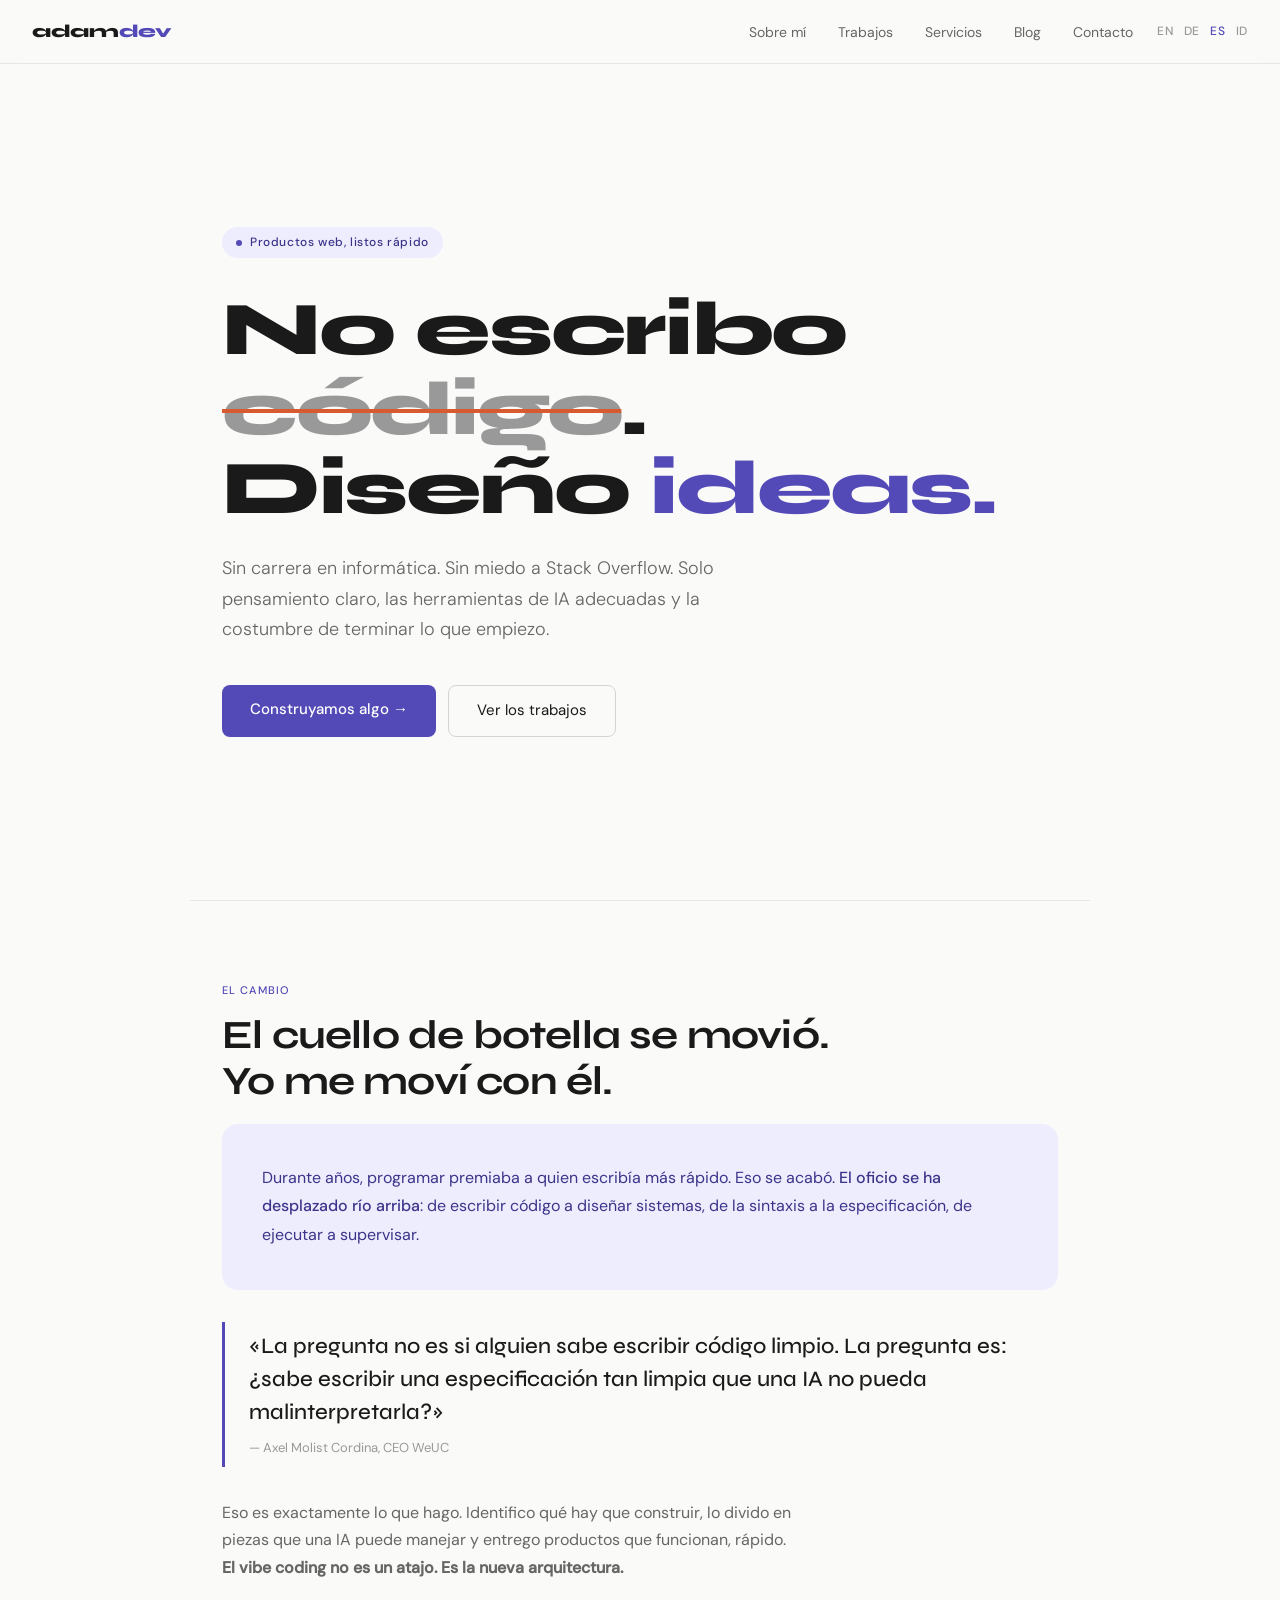
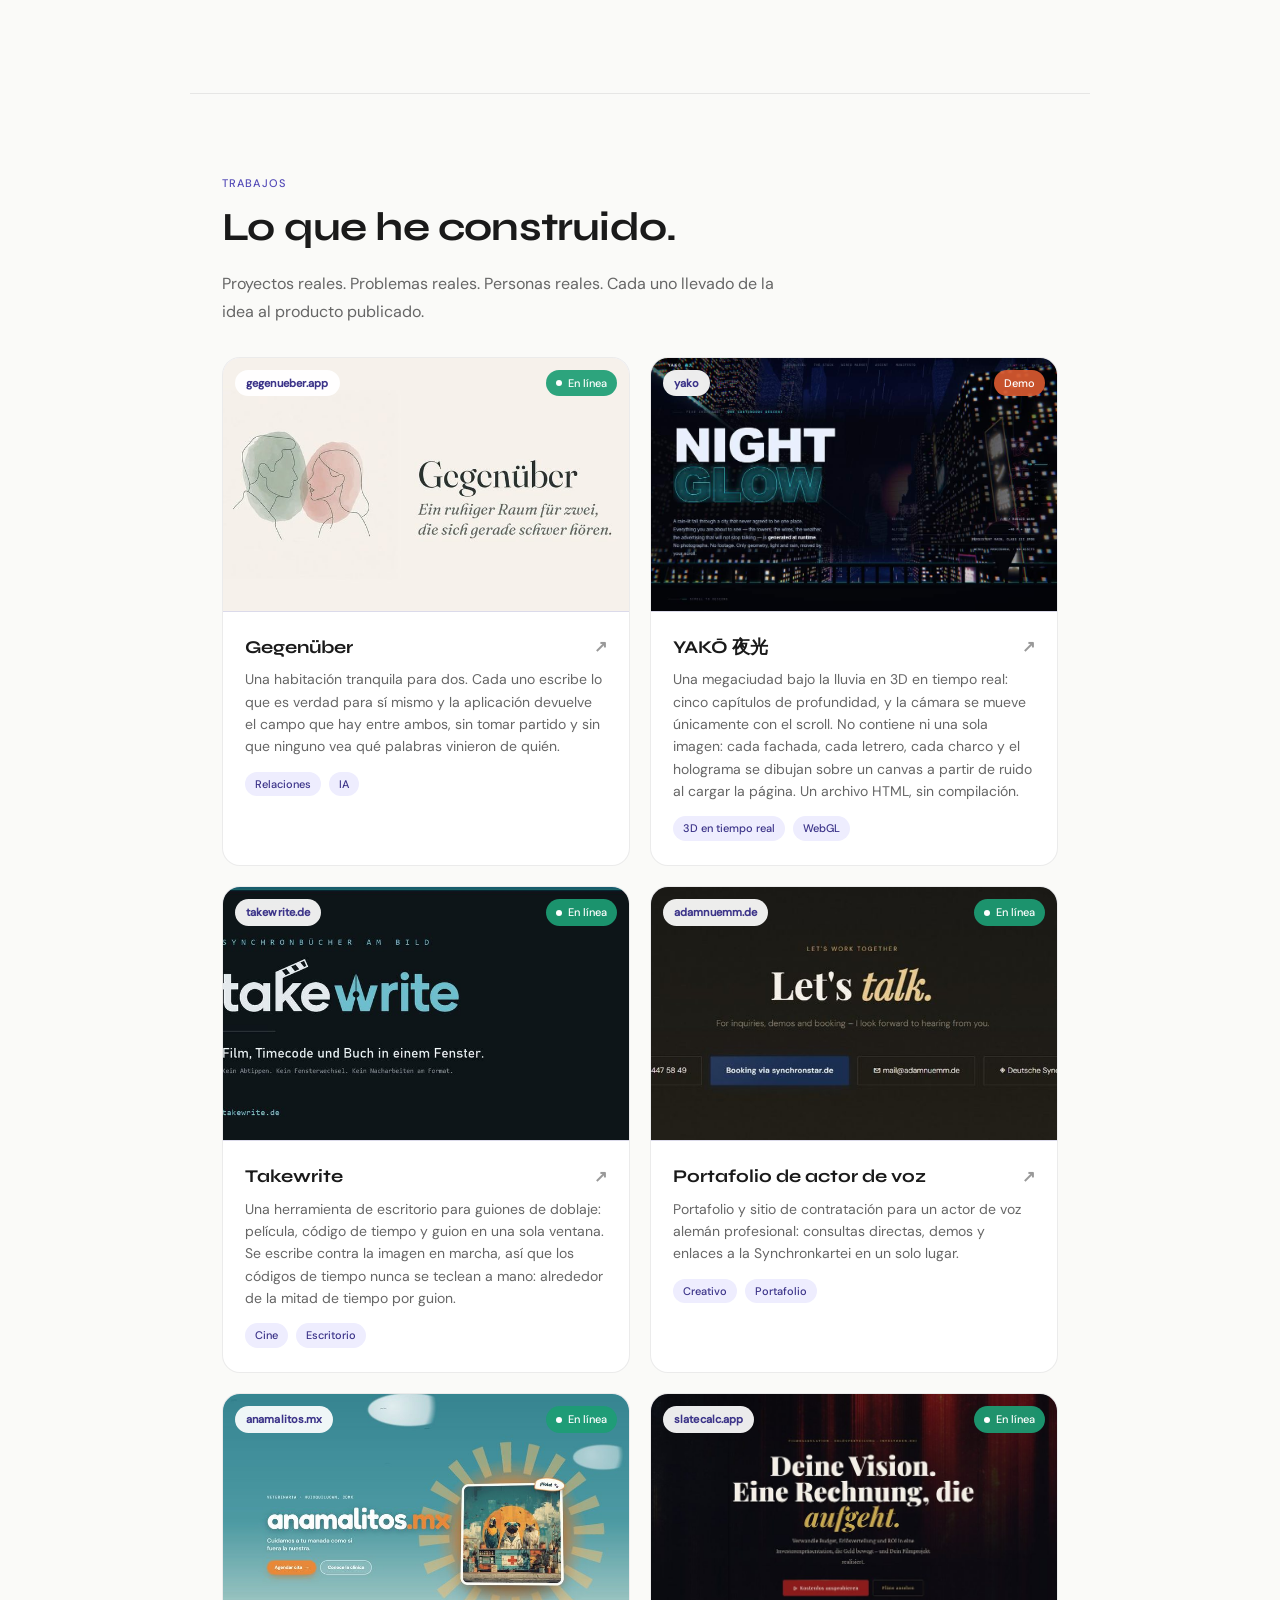
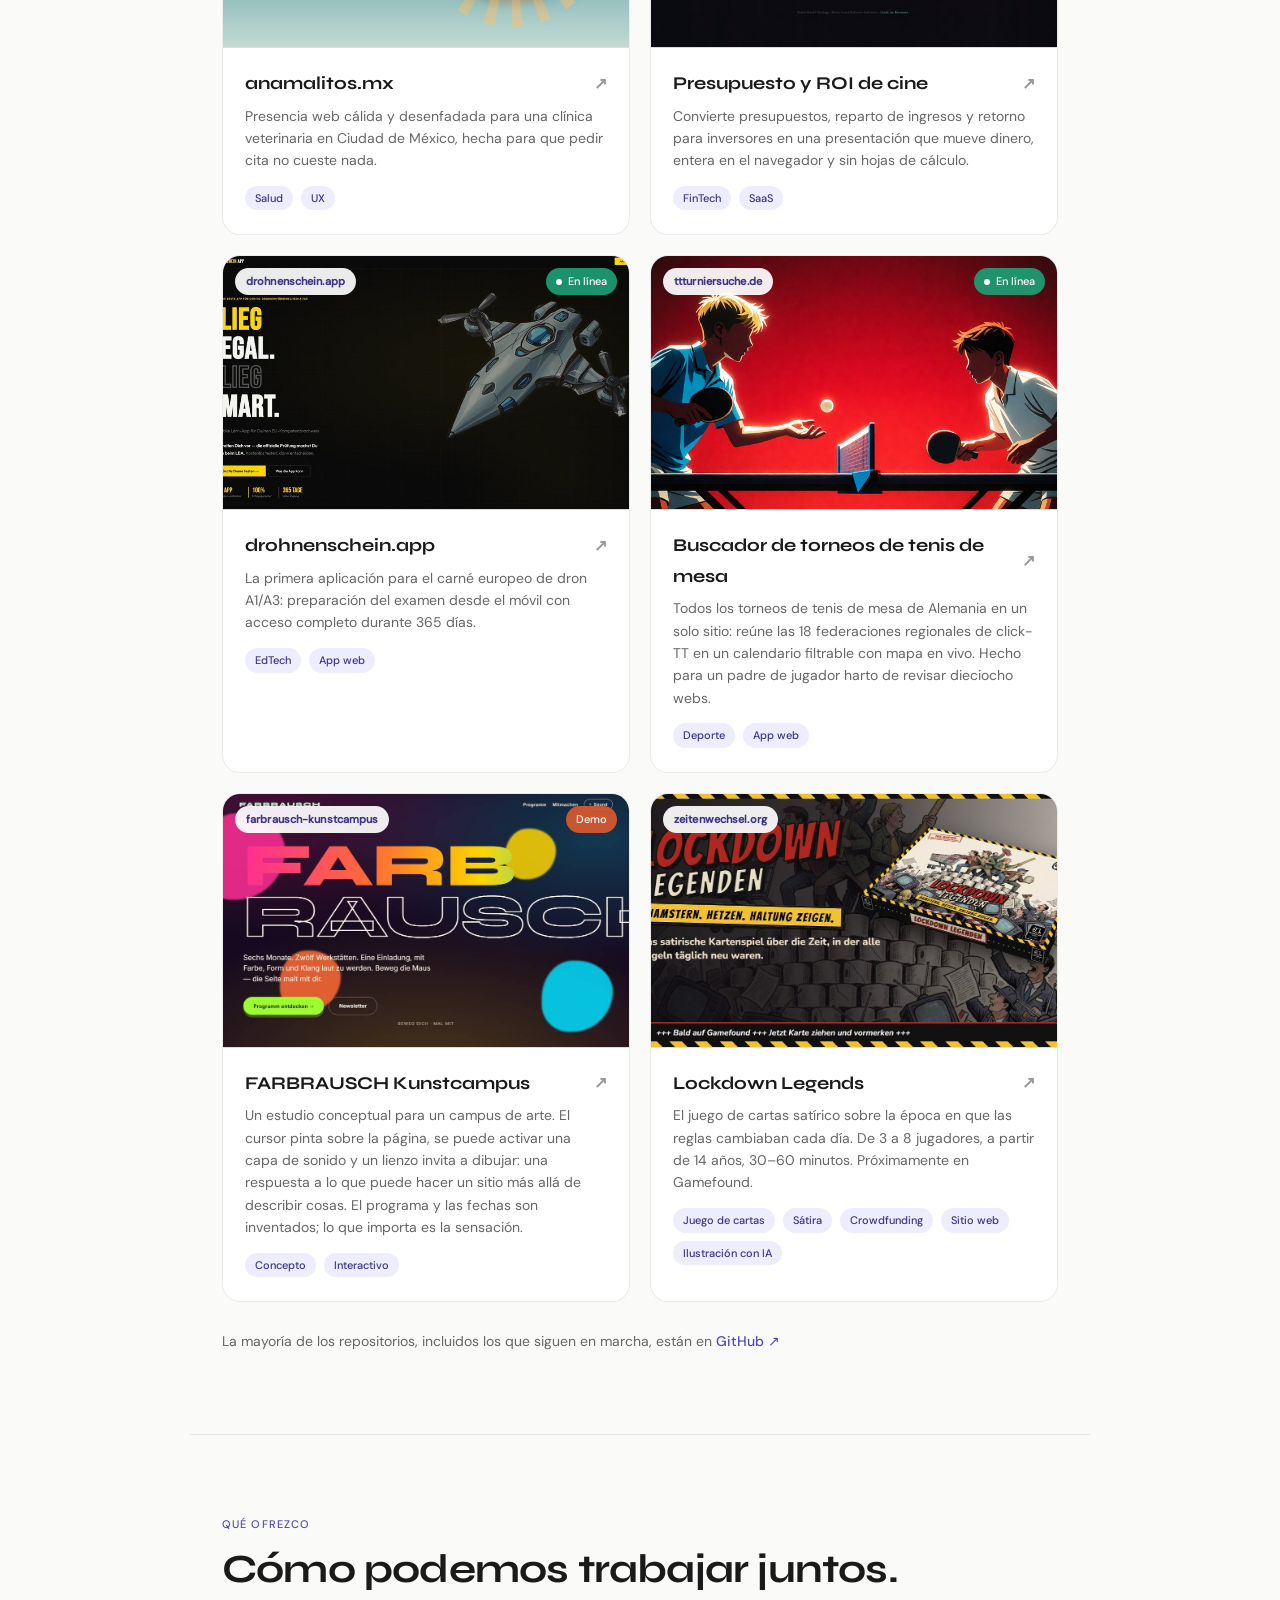
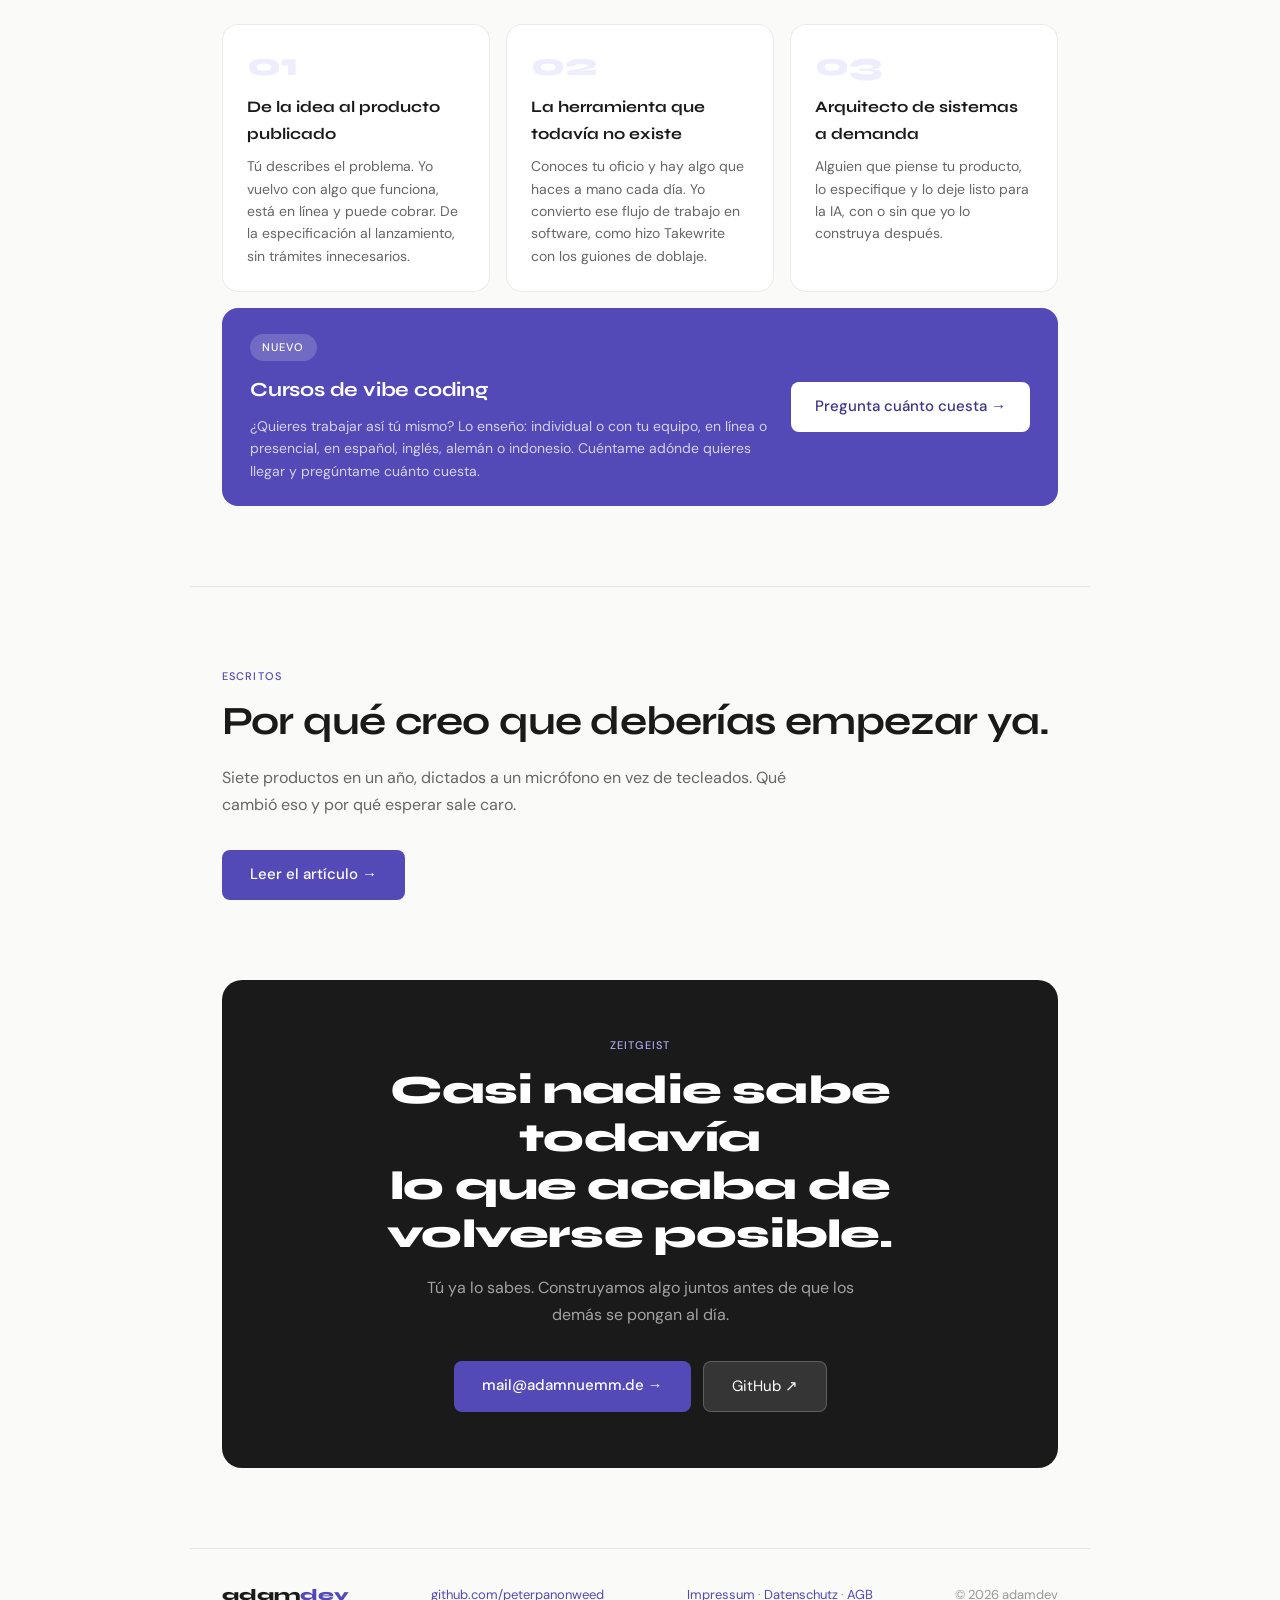
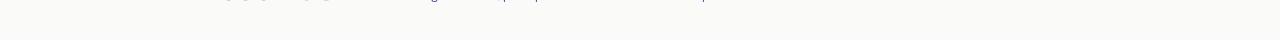
<file: es/index.html>
<!DOCTYPE html>
<html lang="es">
<head>
<meta charset="UTF-8" />
<meta name="viewport" content="width=device-width, initial-scale=1.0" />
<title>adamdev — No escribo código. Diseño ideas.</title>
<meta name="description" content="adamdev — arquitecto de sistemas con IA y vibecoder. Convierto ideas en productos web que funcionan, rápido. Sin carrera en informática: especificaciones claras, las herramientas de IA adecuadas y ganas de terminar las cosas." />
<link rel="canonical" href="https://peterpanonweed.github.io/adamdev/es/" />
<link rel="alternate" hreflang="en" href="https://peterpanonweed.github.io/adamdev/" />
<link rel="alternate" hreflang="de" href="https://peterpanonweed.github.io/adamdev/de/" />
<link rel="alternate" hreflang="es" href="https://peterpanonweed.github.io/adamdev/es/" />
<link rel="alternate" hreflang="id" href="https://peterpanonweed.github.io/adamdev/id/" />
<link rel="alternate" hreflang="x-default" href="https://peterpanonweed.github.io/adamdev/" />
<meta name="theme-color" content="#534AB7" />
<meta name="author" content="Adam Nümm" />
<!-- Open Graph / social link previews -->
<meta property="og:type" content="website" />
<meta property="og:site_name" content="adamdev" />
<meta property="og:locale" content="es_ES" />
<meta property="og:url" content="https://peterpanonweed.github.io/adamdev/es/" />
<meta property="og:title" content="adamdev — No escribo código. Diseño ideas." />
<meta property="og:description" content="Arquitecto de sistemas con IA y vibecoder. Convierto ideas en productos web que funcionan, rápido." />
<meta property="og:image" content="https://peterpanonweed.github.io/adamdev/og-image.jpg" />
<meta property="og:image:width" content="1200" />
<meta property="og:image:height" content="630" />
<meta property="og:image:alt" content="adamdev — Diseño ideas. Ocho proyectos publicados." />
<meta name="twitter:card" content="summary_large_image" />
<meta name="twitter:title" content="adamdev — No escribo código. Diseño ideas." />
<meta name="twitter:description" content="Arquitecto de sistemas con IA y vibecoder. Convierto ideas en productos web que funcionan, rápido." />
<meta name="twitter:image" content="https://peterpanonweed.github.io/adamdev/og-image.jpg" />
<link rel="icon" href="data:image/svg+xml,%3Csvg%20xmlns%3D%22http%3A//www.w3.org/2000/svg%22%20viewBox%3D%220%200%2032%2032%22%3E%3Crect%20width%3D%2232%22%20height%3D%2232%22%20rx%3D%227%22%20fill%3D%22%23534AB7%22/%3E%3Ctext%20x%3D%2216%22%20y%3D%2223%22%20font-family%3D%22Arial%2Csans-serif%22%20font-size%3D%2220%22%20font-weight%3D%22800%22%20fill%3D%22%23fff%22%20text-anchor%3D%22middle%22%3Ea%3C/text%3E%3C/svg%3E" />
<link rel="preload" href="../fonts/syne-latin.woff2" as="font" type="font/woff2" crossorigin />
<link rel="preload" href="../fonts/dmsans-latin.woff2" as="font" type="font/woff2" crossorigin />
<link rel="stylesheet" href="../fonts.css" />
<link rel="stylesheet" href="../site.css" />
<script type="application/ld+json">
{
  "@context": "https://schema.org",
  "@type": "Person",
  "name": "Adam Nümm",
  "alternateName": "adamdev",
  "url": "https://peterpanonweed.github.io/adamdev/es/",
  "email": "mailto:mail@adamnuemm.de",
  "jobTitle": "AI System Architect",
  "description": "Arquitecto de sistemas con IA y vibecoder que convierte ideas en productos web que funcionan.",
  "sameAs": ["https://github.com/peterpanonweed", "https://www.adamnuemm.de"],
  "knowsAbout": ["AI system architecture", "Vibe coding", "Web development", "Product specification", "Rapid prototyping"],
  "address": {"@type": "PostalAddress", "addressLocality": "Berlin", "addressCountry": "DE"}
}
</script>
<!-- Cloudflare Web Analytics --><script type="module" src="https://static.cloudflareinsights.com/beacon.min.js" data-cf-beacon='{"token": "98c0cf6b357f46ceb44a4059e5021c60"}'></script><!-- End Cloudflare Web Analytics -->
</head>
<body>
<nav>
<a href="../index.html" class="nav-logo">adam<span>dev</span></a>
<div class="nav-right">
<ul class="nav-links">
<li><a href="#about">Sobre mí</a></li>
<li><a href="#projects">Trabajos</a></li>
<li><a href="#offer">Servicios</a></li>
<li><a href="blog/vibe-coding.html">Blog</a></li>
<li><a href="#contact">Contacto</a></li>
</ul>
<div class="nav-lang"><a href="../index.html" hreflang="en" lang="en" title="English">EN</a><a href="../de/" hreflang="de" lang="de" title="Deutsch">DE</a><a href="../es/" hreflang="es" lang="es" class="aktiv" title="Espanol">ES</a><a href="../id/" hreflang="id" lang="id" title="Indonesia">ID</a></div>
</div>
</nav>

<div class="hero">
<div class="hero-badge">Productos web, listos rápido</div>
<h1>
<span class="line">No escribo <span class="strike">código</span>.</span>
<span class="line"><span class="nobreak">Diseño</span> <em>ideas.</em></span>
</h1>
<p class="hero-sub">Sin carrera en informática. Sin miedo a Stack Overflow. Solo pensamiento claro, las herramientas de IA adecuadas y la costumbre de terminar lo que empiezo.</p>
<div class="hero-cta">
<a href="#contact" class="btn-primary">Construyamos algo →</a>
<a href="#projects" class="btn-outline">Ver los trabajos</a>
</div>
</div>

<section id="about">
<div class="fade-in">
<div class="eyebrow">El cambio</div>
<h2 class="section-title">El cuello de botella se movió.<br>Yo me moví con él.</h2>
</div>
<div class="fade-in">
<div class="manifesto-block">
<p>Durante años, programar premiaba a quien escribía más rápido. Eso se acabó. <strong>El oficio se ha desplazado río arriba</strong>: de escribir código a diseñar sistemas, de la sintaxis a la especificación, de ejecutar a supervisar.</p>
</div>
</div>
<div class="fade-in">
<div class="quote-pull">
<p>«La pregunta no es si alguien sabe escribir código limpio. La pregunta es: ¿sabe escribir una especificación tan limpia que una IA no pueda malinterpretarla?»</p>
<cite>— Axel Molist Cordina, CEO WeUC</cite>
</div>
</div>
<div class="fade-in">
<p class="section-body">Eso es exactamente lo que hago. Identifico qué hay que construir, lo divido en piezas que una IA puede manejar y entrego productos que funcionan, rápido. <strong>El vibe coding no es un atajo. Es la nueva arquitectura.</strong></p>
</div>
</section>

<section id="projects">
<div class="fade-in">
<div class="eyebrow">Trabajos</div>
<h2 class="section-title">Lo que he construido.</h2>
<p class="section-body">Proyectos reales. Problemas reales. Personas reales. Cada uno llevado de la idea al producto publicado.</p>
</div>

<div class="work-grid fade-in">

<a class="work-card" href="https://gegenueber.app" target="_blank" rel="noopener">
<div class="work-thumb">
<img src="../img/gegenueber.jpg" alt="Gegenüber" loading="lazy" decoding="async" width="1000" height="625" />
<span class="work-badge">gegenueber.app</span>
<span class="work-live">En línea</span>
</div>
<div class="work-body">
<h3>Gegenüber <span class="work-arrow">↗</span></h3>
<p>Una habitación tranquila para dos. Cada uno escribe lo que es verdad para sí mismo y la aplicación devuelve el campo que hay entre ambos, sin tomar partido y sin que ninguno vea qué palabras vinieron de quién.</p>
<div class="work-tags"><span class="work-tag">Relaciones</span><span class="work-tag">IA</span></div>
</div>
</a>

<a class="work-card" href="https://peterpanonweed.github.io/yako/" target="_blank" rel="noopener">
<div class="work-thumb">
<img src="../img/yako.jpg" alt="YAKŌ" loading="lazy" decoding="async" width="1000" height="625" />
<span class="work-badge">yako</span>
<span class="work-demo">Demo</span>
</div>
<div class="work-body">
<h3>YAKŌ 夜光 <span class="work-arrow">↗</span></h3>
<p>Una megaciudad bajo la lluvia en 3D en tiempo real: cinco capítulos de profundidad, y la cámara se mueve únicamente con el scroll. No contiene ni una sola imagen: cada fachada, cada letrero, cada charco y el holograma se dibujan sobre un canvas a partir de ruido al cargar la página. Un archivo HTML, sin compilación.</p>
<div class="work-tags"><span class="work-tag">3D en tiempo real</span><span class="work-tag">WebGL</span></div>
</div>
</a>

<a class="work-card" href="https://takewrite.de" target="_blank" rel="noopener">
<div class="work-thumb">
<img src="../img/takewrite.jpg" alt="Takewrite" loading="lazy" decoding="async" width="1000" height="625" />
<span class="work-badge">takewrite.de</span>
<span class="work-live">En línea</span>
</div>
<div class="work-body">
<h3>Takewrite <span class="work-arrow">↗</span></h3>
<p>Una herramienta de escritorio para guiones de doblaje: película, código de tiempo y guion en una sola ventana. Se escribe contra la imagen en marcha, así que los códigos de tiempo nunca se teclean a mano: alrededor de la mitad de tiempo por guion.</p>
<div class="work-tags"><span class="work-tag">Cine</span><span class="work-tag">Escritorio</span></div>
</div>
</a>

<a class="work-card" href="https://www.adamnuemm.de" target="_blank" rel="noopener">
<div class="work-thumb">
<img src="../img/adamnuemm.jpg" alt="Portafolio de actor de voz" loading="lazy" decoding="async" width="1000" height="625" />
<span class="work-badge">adamnuemm.de</span>
<span class="work-live">En línea</span>
</div>
<div class="work-body">
<h3>Portafolio de actor de voz <span class="work-arrow">↗</span></h3>
<p>Portafolio y sitio de contratación para un actor de voz alemán profesional: consultas directas, demos y enlaces a la Synchronkartei en un solo lugar.</p>
<div class="work-tags"><span class="work-tag">Creativo</span><span class="work-tag">Portafolio</span></div>
</div>
</a>

<a class="work-card" href="https://anamalitos.mx" target="_blank" rel="noopener">
<div class="work-thumb">
<img src="../img/anamalitos.jpg" alt="anamalitos.mx" loading="lazy" decoding="async" width="1000" height="625" />
<span class="work-badge">anamalitos.mx</span>
<span class="work-live">En línea</span>
</div>
<div class="work-body">
<h3>anamalitos.mx <span class="work-arrow">↗</span></h3>
<p>Presencia web cálida y desenfadada para una clínica veterinaria en Ciudad de México, hecha para que pedir cita no cueste nada.</p>
<div class="work-tags"><span class="work-tag">Salud</span><span class="work-tag">UX</span></div>
</div>
</a>

<a class="work-card" href="https://slatecalc.app" target="_blank" rel="noopener">
<div class="work-thumb">
<img src="../img/slatecalc.jpg" alt="Presupuesto y ROI de cine" loading="lazy" decoding="async" width="1000" height="625" />
<span class="work-badge">slatecalc.app</span>
<span class="work-live">En línea</span>
</div>
<div class="work-body">
<h3>Presupuesto y ROI de cine <span class="work-arrow">↗</span></h3>
<p>Convierte presupuestos, reparto de ingresos y retorno para inversores en una presentación que mueve dinero, entera en el navegador y sin hojas de cálculo.</p>
<div class="work-tags"><span class="work-tag">FinTech</span><span class="work-tag">SaaS</span></div>
</div>
</a>

<a class="work-card" href="https://drohnenschein.app" target="_blank" rel="noopener">
<div class="work-thumb">
<img src="../img/drohnenschein.jpg" alt="drohnenschein.app" loading="lazy" decoding="async" width="1000" height="625" />
<span class="work-badge">drohnenschein.app</span>
<span class="work-live">En línea</span>
</div>
<div class="work-body">
<h3>drohnenschein.app <span class="work-arrow">↗</span></h3>
<p>La primera aplicación para el carné europeo de dron A1/A3: preparación del examen desde el móvil con acceso completo durante 365 días.</p>
<div class="work-tags"><span class="work-tag">EdTech</span><span class="work-tag">App web</span></div>
</div>
</a>

<a class="work-card" href="https://ttturniersuche.de" target="_blank" rel="noopener">
<div class="work-thumb">
<img src="../img/ttturniersuche.jpg" alt="Buscador de torneos de tenis de mesa" loading="lazy" decoding="async" width="1000" height="625" />
<span class="work-badge">ttturniersuche.de</span>
<span class="work-live">En línea</span>
</div>
<div class="work-body">
<h3>Buscador de torneos de tenis de mesa <span class="work-arrow">↗</span></h3>
<p>Todos los torneos de tenis de mesa de Alemania en un solo sitio: reúne las 18 federaciones regionales de click-TT en un calendario filtrable con mapa en vivo. Hecho para un padre de jugador harto de revisar dieciocho webs.</p>
<div class="work-tags"><span class="work-tag">Deporte</span><span class="work-tag">App web</span></div>
</div>
</a>

<a class="work-card" href="https://peterpanonweed.github.io/farbrausch-kunstcampus/" target="_blank" rel="noopener">
<div class="work-thumb">
<img src="../img/farbrausch-kunstcampus.jpg" alt="FARBRAUSCH Kunstcampus" loading="lazy" decoding="async" width="1000" height="625" />
<span class="work-badge">farbrausch-kunstcampus</span>
<span class="work-demo">Demo</span>
</div>
<div class="work-body">
<h3>FARBRAUSCH Kunstcampus <span class="work-arrow">↗</span></h3>
<p>Un estudio conceptual para un campus de arte. El cursor pinta sobre la página, se puede activar una capa de sonido y un lienzo invita a dibujar: una respuesta a lo que puede hacer un sitio más allá de describir cosas. El programa y las fechas son inventados; lo que importa es la sensación.</p>
<div class="work-tags"><span class="work-tag">Concepto</span><span class="work-tag">Interactivo</span></div>
</div>
</a>

<a class="work-card" href="https://zeitenwechsel.org/lockdown-legenden/" target="_blank" rel="noopener">
<div class="work-thumb">
<img src="../img/lockdown-legends.jpg" alt="Lockdown Legends" loading="lazy" decoding="async" width="1000" height="625" />
<span class="work-badge">zeitenwechsel.org</span>
</div>
<div class="work-body">
<h3>Lockdown Legends <span class="work-arrow">↗</span></h3>
<p>El juego de cartas satírico sobre la época en que las reglas cambiaban cada día. De 3 a 8 jugadores, a partir de 14 años, 30–60 minutos. Próximamente en Gamefound.</p>
<div class="work-tags"><span class="work-tag">Juego de cartas</span><span class="work-tag">Sátira</span><span class="work-tag">Crowdfunding</span><span class="work-tag">Sitio web</span><span class="work-tag">Ilustración con IA</span></div>
</div>
</a>

</div>

<p class="work-more fade-in">La mayoría de los repositorios, incluidos los que siguen en marcha, están en <a href="https://github.com/peterpanonweed" target="_blank" rel="noopener">GitHub ↗</a></p>
</section>

<section id="offer">
<div class="fade-in">
<div class="eyebrow">Qué ofrezco</div>
<h2 class="section-title">Cómo podemos trabajar juntos.</h2>
</div>
<div class="offer-grid fade-in">
<div class="offer-card">
<div class="offer-num">01</div>
<h3>De la idea al producto publicado</h3>
<p>Tú describes el problema. Yo vuelvo con algo que funciona, está en línea y puede cobrar. De la especificación al lanzamiento, sin trámites innecesarios.</p>
</div>
<div class="offer-card">
<div class="offer-num">02</div>
<h3>La herramienta que todavía no existe</h3>
<p>Conoces tu oficio y hay algo que haces a mano cada día. Yo convierto ese flujo de trabajo en software, como hizo Takewrite con los guiones de doblaje.</p>
</div>
<div class="offer-card">
<div class="offer-num">03</div>
<h3>Arquitecto de sistemas a demanda</h3>
<p>Alguien que piense tu producto, lo especifique y lo deje listo para la IA, con o sin que yo lo construya después.</p>
</div>
</div>
<div class="banderole fade-in">
<div class="banderole-text">
<span class="banderole-badge">Nuevo</span>
<h3>Cursos de vibe coding</h3>
<p>¿Quieres trabajar así tú mismo? Lo enseño: individual o con tu equipo, en línea o presencial, en español, inglés, alemán o indonesio. Cuéntame adónde quieres llegar y pregúntame cuánto cuesta.</p>
</div>
<a href="mailto:mail@adamnuemm.de?subject=Curso%20de%20vibe%20coding" class="banderole-cta">Pregunta cuánto cuesta →</a>
</div>
</section>

<section id="reading">
<div class="fade-in">
<div class="eyebrow">Escritos</div>
<h2 class="section-title">Por qué creo que deberías empezar ya.</h2>
<p class="section-body">Siete productos en un año, dictados a un micrófono en vez de tecleados. Qué cambió eso y por qué esperar sale caro.</p>
<p style="margin-top:1.5rem"><a href="blog/vibe-coding.html" class="btn-primary">Leer el artículo →</a></p>
</div>
</section>

<section id="contact" style="border-top: none; padding-top: 0;">
<div class="zeitgeist fade-in">
<div class="eyebrow">Zeitgeist</div>
<h2>Casi nadie sabe todavía<br>lo que acaba de volverse posible.</h2>
<p>Tú ya lo sabes. Construyamos algo juntos antes de que los demás se pongan al día.</p>
<div style="display:flex;gap:12px;justify-content:center;flex-wrap:wrap;">
<a href="mailto:mail@adamnuemm.de?subject=Construyamos%20algo" class="btn-primary">mail@adamnuemm.de →</a>
<a href="https://github.com/peterpanonweed" target="_blank" rel="noopener" class="btn-ghost">GitHub ↗</a>
</div>
</div>
</section>

<footer>
<a href="../index.html" class="footer-logo">adam<span>dev</span></a>
<p><a href="https://github.com/peterpanonweed" target="_blank" rel="noopener">github.com/peterpanonweed</a></p>
<p><a href="../impressum.html">Impressum</a> · <a href="../datenschutz.html">Datenschutz</a> · <a href="../agb.html">AGB</a></p>
<p>© 2026 adamdev</p>
</footer>

<script>
const observer = new IntersectionObserver((entries) => {
entries.forEach(e => { if (e.isIntersecting) e.target.classList.add('visible'); });
}, { threshold: 0.1 });
document.querySelectorAll('.fade-in').forEach(el => observer.observe(el));
</script>
</body>
</html>
</file>
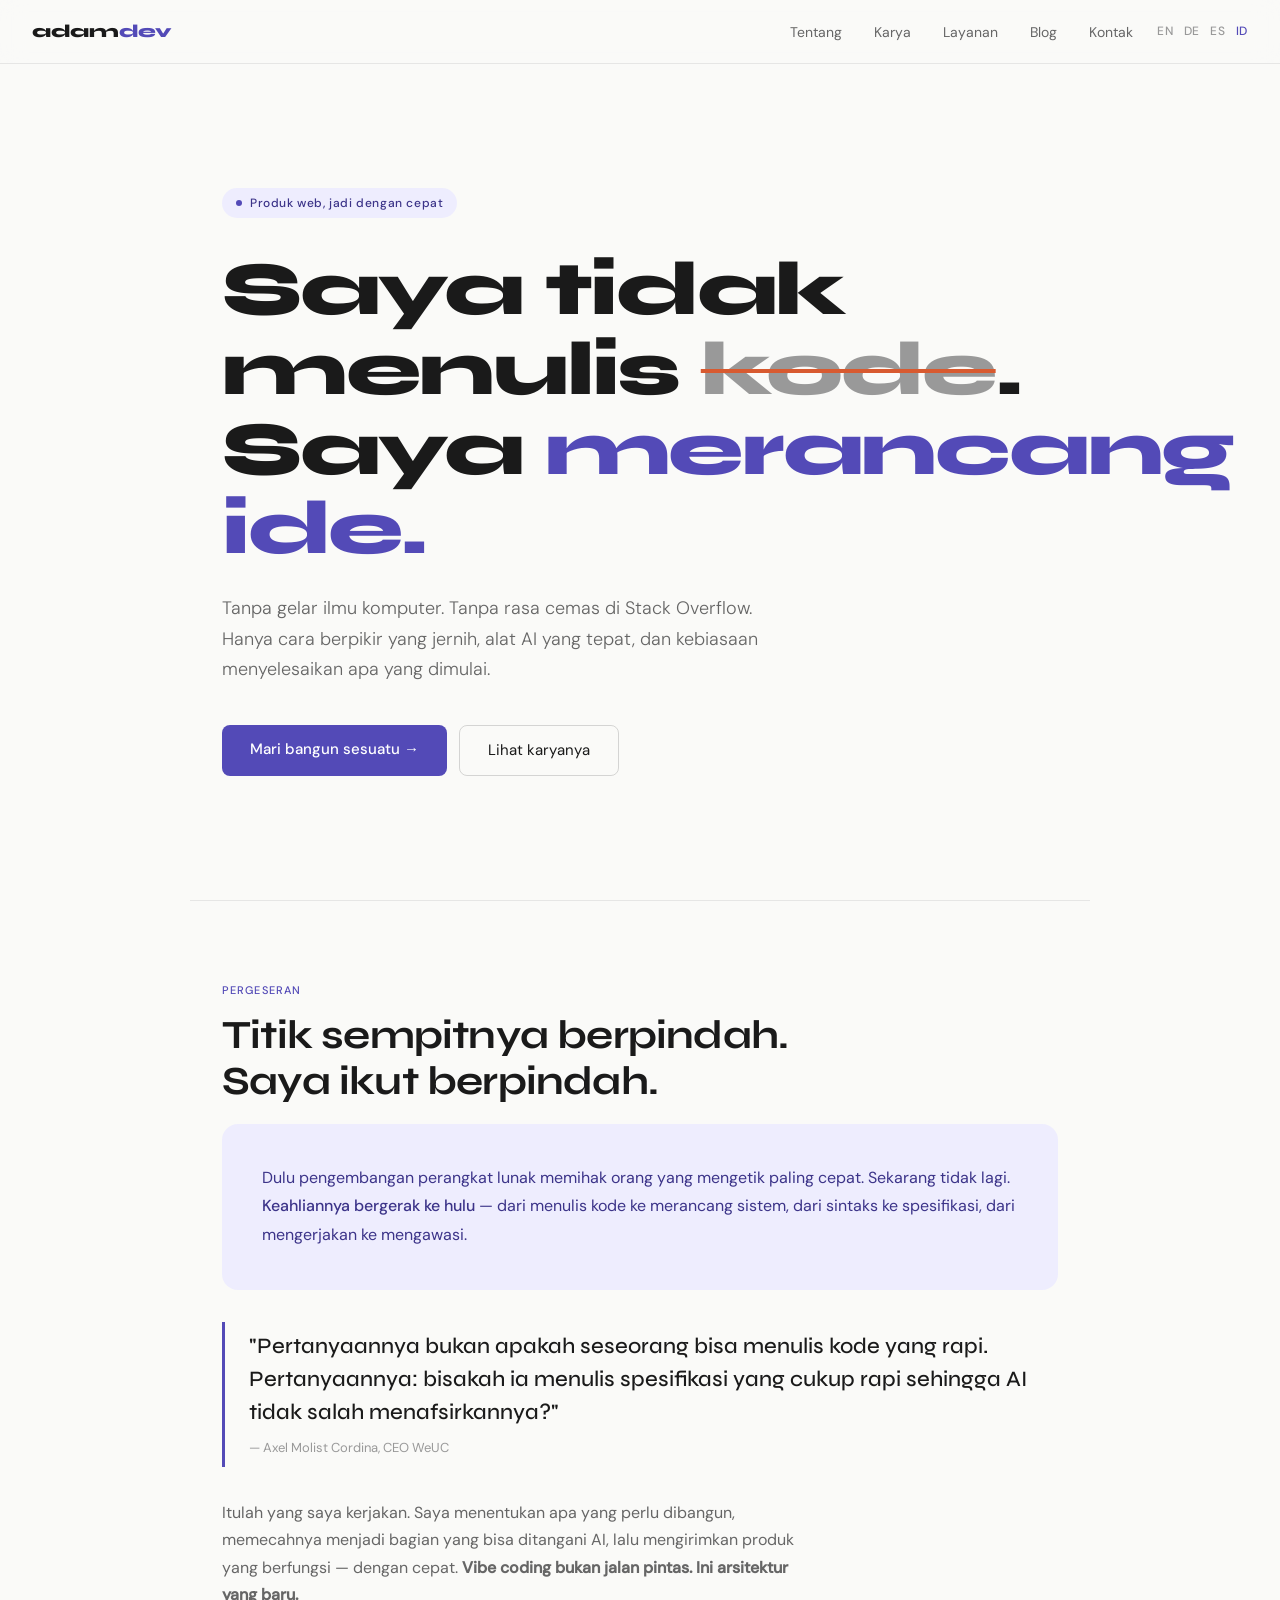
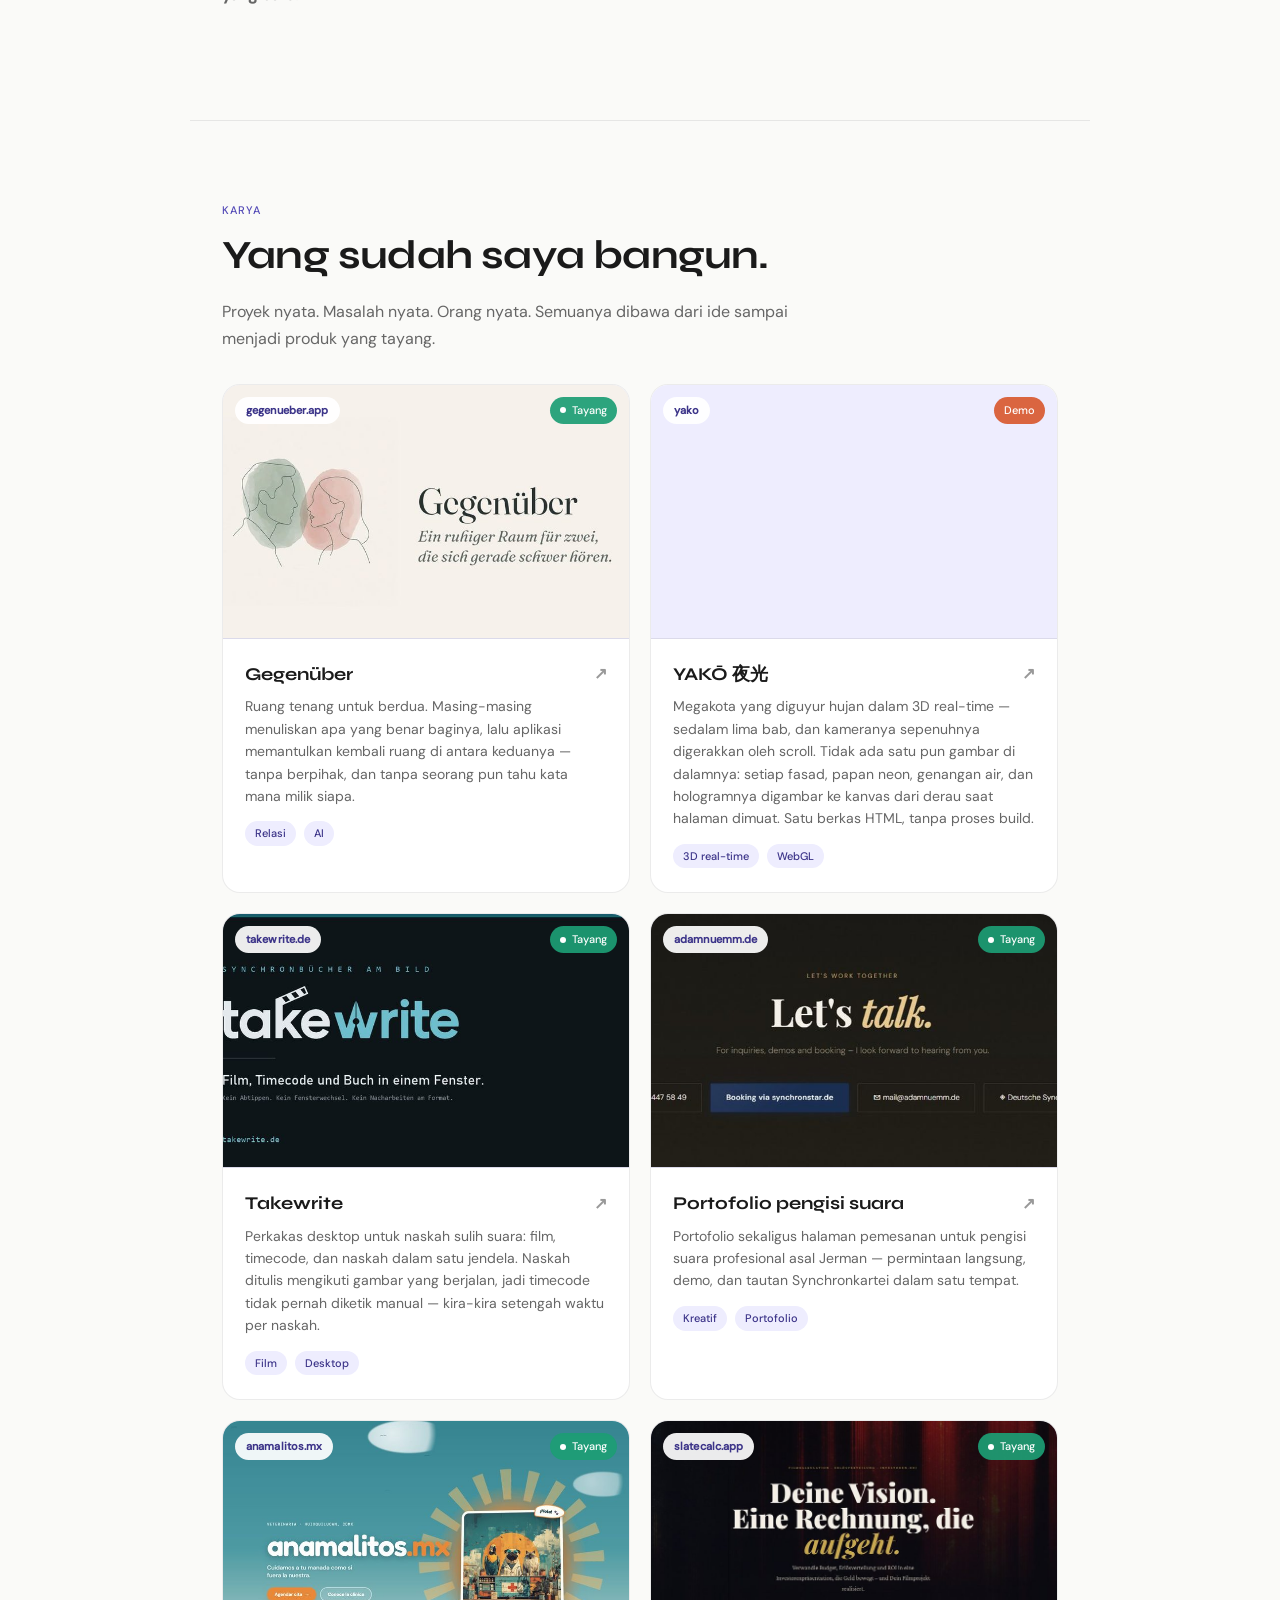
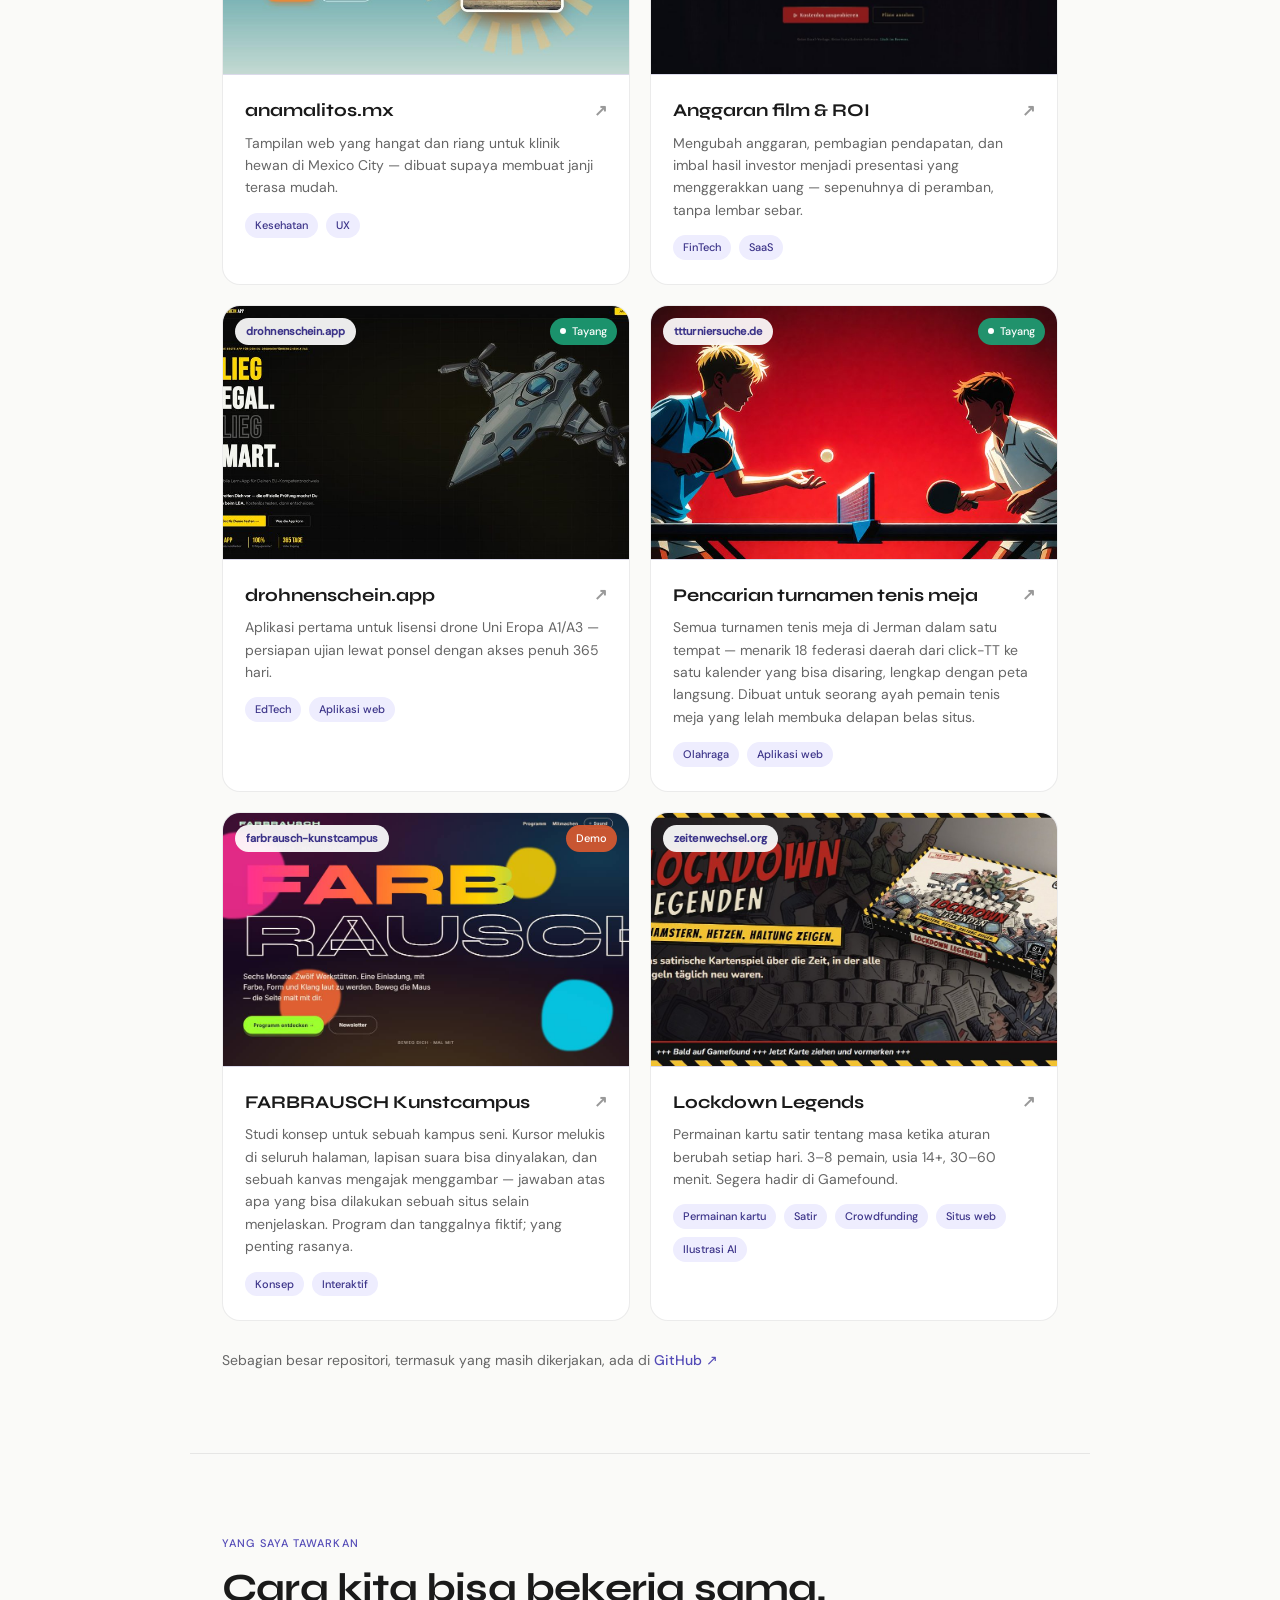
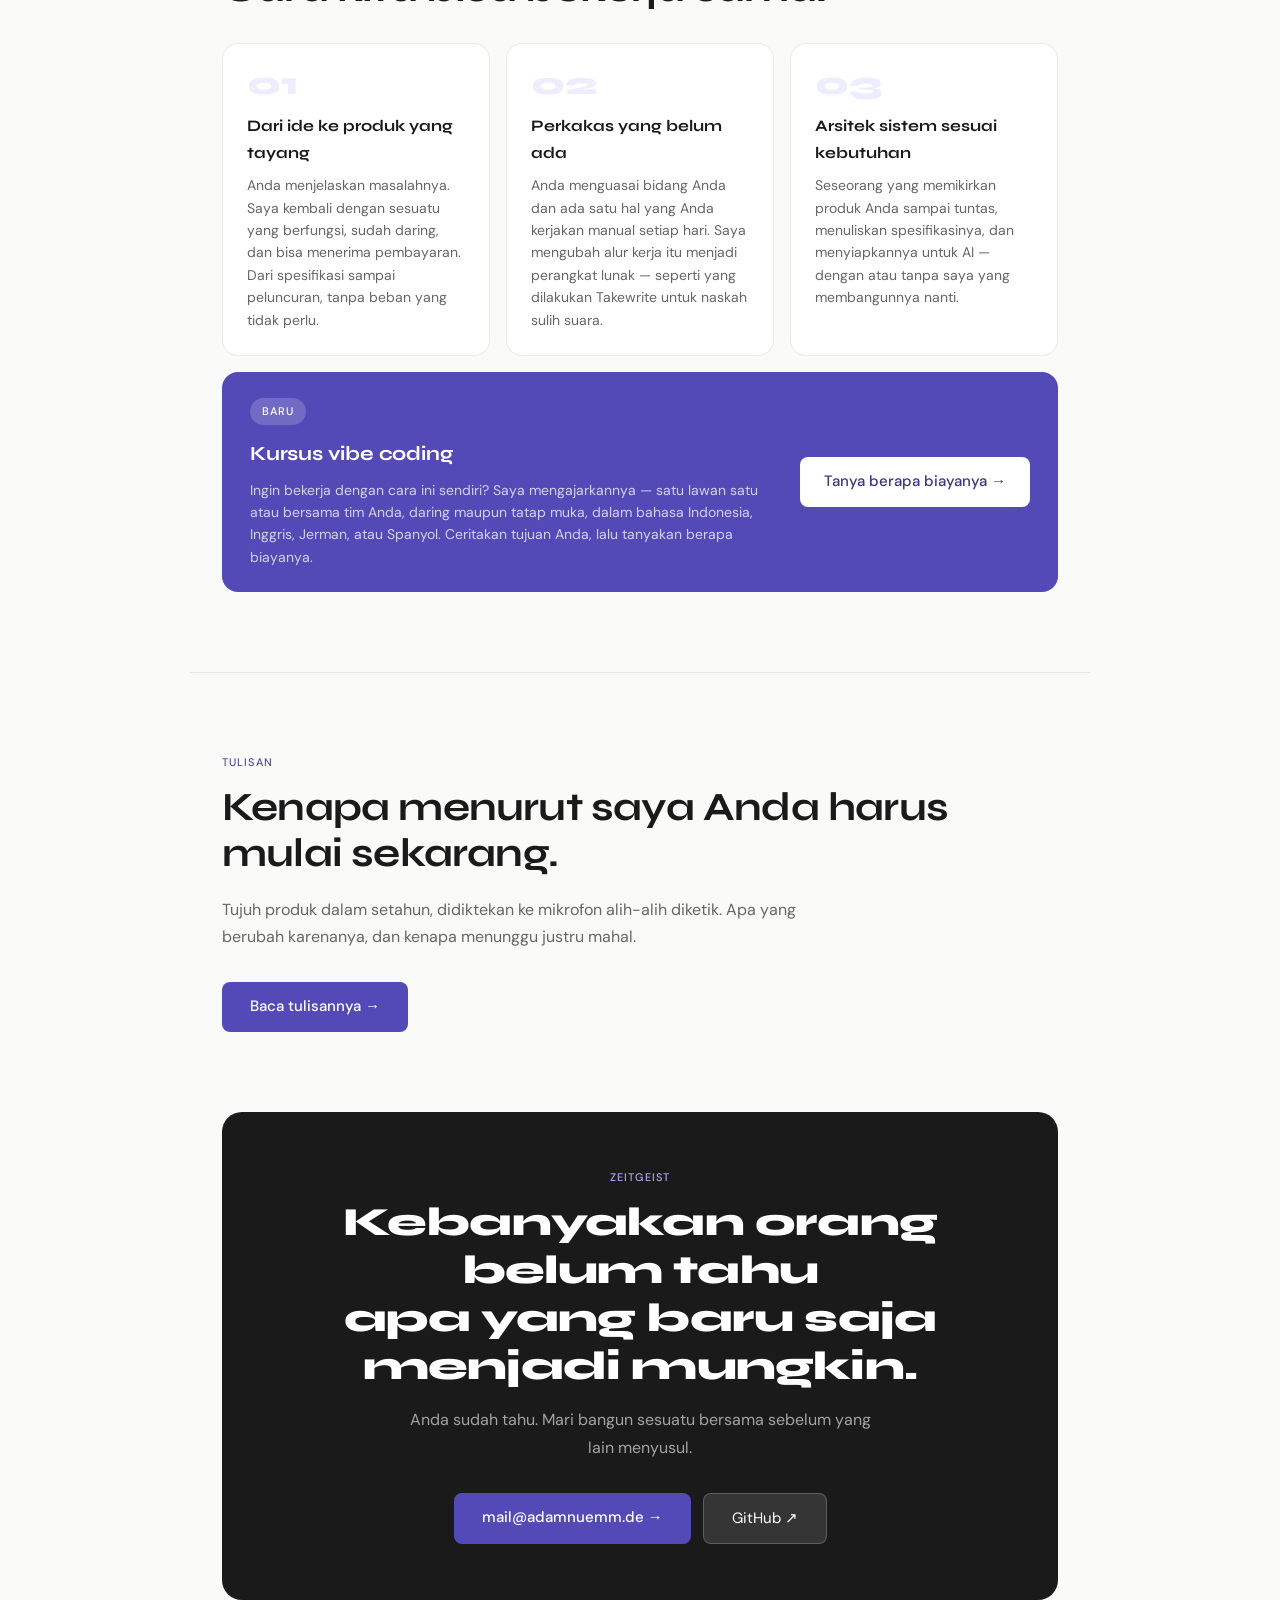
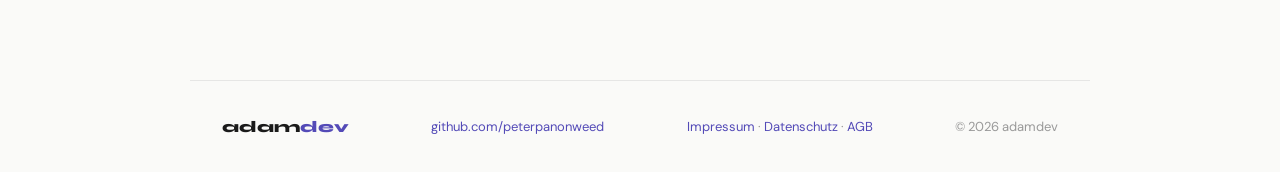
<file: id/index.html>
<!DOCTYPE html>
<html lang="id">
<head>
<meta charset="UTF-8" />
<meta name="viewport" content="width=device-width, initial-scale=1.0" />
<title>adamdev — Saya tidak menulis kode. Saya merancang ide.</title>
<meta name="description" content="adamdev — arsitek sistem AI dan vibecoder. Saya mengubah ide menjadi produk web yang berfungsi, dengan cepat. Tanpa gelar ilmu komputer: spesifikasi yang tajam, alat AI yang tepat, dan kebiasaan menyelesaikan sesuatu." />
<link rel="canonical" href="https://peterpanonweed.github.io/adamdev/id/" />
<link rel="alternate" hreflang="en" href="https://peterpanonweed.github.io/adamdev/" />
<link rel="alternate" hreflang="de" href="https://peterpanonweed.github.io/adamdev/de/" />
<link rel="alternate" hreflang="es" href="https://peterpanonweed.github.io/adamdev/es/" />
<link rel="alternate" hreflang="id" href="https://peterpanonweed.github.io/adamdev/id/" />
<link rel="alternate" hreflang="x-default" href="https://peterpanonweed.github.io/adamdev/" />
<meta name="theme-color" content="#534AB7" />
<meta name="author" content="Adam Nümm" />
<!-- Open Graph / social link previews -->
<meta property="og:type" content="website" />
<meta property="og:site_name" content="adamdev" />
<meta property="og:locale" content="id_ID" />
<meta property="og:url" content="https://peterpanonweed.github.io/adamdev/id/" />
<meta property="og:title" content="adamdev — Saya tidak menulis kode. Saya merancang ide." />
<meta property="og:description" content="Arsitek sistem AI dan vibecoder. Saya mengubah ide menjadi produk web yang berfungsi, dengan cepat." />
<meta property="og:image" content="https://peterpanonweed.github.io/adamdev/og-image.jpg" />
<meta property="og:image:width" content="1200" />
<meta property="og:image:height" content="630" />
<meta property="og:image:alt" content="adamdev — Saya merancang ide. Delapan proyek yang sudah jadi." />
<meta name="twitter:card" content="summary_large_image" />
<meta name="twitter:title" content="adamdev — Saya tidak menulis kode. Saya merancang ide." />
<meta name="twitter:description" content="Arsitek sistem AI dan vibecoder. Saya mengubah ide menjadi produk web yang berfungsi, dengan cepat." />
<meta name="twitter:image" content="https://peterpanonweed.github.io/adamdev/og-image.jpg" />
<link rel="icon" href="data:image/svg+xml,%3Csvg%20xmlns%3D%22http%3A//www.w3.org/2000/svg%22%20viewBox%3D%220%200%2032%2032%22%3E%3Crect%20width%3D%2232%22%20height%3D%2232%22%20rx%3D%227%22%20fill%3D%22%23534AB7%22/%3E%3Ctext%20x%3D%2216%22%20y%3D%2223%22%20font-family%3D%22Arial%2Csans-serif%22%20font-size%3D%2220%22%20font-weight%3D%22800%22%20fill%3D%22%23fff%22%20text-anchor%3D%22middle%22%3Ea%3C/text%3E%3C/svg%3E" />
<link rel="preload" href="../fonts/syne-latin.woff2" as="font" type="font/woff2" crossorigin />
<link rel="preload" href="../fonts/dmsans-latin.woff2" as="font" type="font/woff2" crossorigin />
<link rel="stylesheet" href="../fonts.css" />
<link rel="stylesheet" href="../site.css" />
<script type="application/ld+json">
{
  "@context": "https://schema.org",
  "@type": "Person",
  "name": "Adam Nümm",
  "alternateName": "adamdev",
  "url": "https://peterpanonweed.github.io/adamdev/id/",
  "email": "mailto:mail@adamnuemm.de",
  "jobTitle": "AI System Architect",
  "description": "Arsitek sistem AI dan vibecoder yang mengubah ide menjadi produk web yang berfungsi.",
  "sameAs": ["https://github.com/peterpanonweed", "https://www.adamnuemm.de"],
  "knowsAbout": ["AI system architecture", "Vibe coding", "Web development", "Product specification", "Rapid prototyping"],
  "address": {"@type": "PostalAddress", "addressLocality": "Berlin", "addressCountry": "DE"}
}
</script>
<!-- Cloudflare Web Analytics --><script type="module" src="https://static.cloudflareinsights.com/beacon.min.js" data-cf-beacon='{"token": "98c0cf6b357f46ceb44a4059e5021c60"}'></script><!-- End Cloudflare Web Analytics -->
</head>
<body>
<nav>
<a href="../index.html" class="nav-logo">adam<span>dev</span></a>
<div class="nav-right">
<ul class="nav-links">
<li><a href="#about">Tentang</a></li>
<li><a href="#projects">Karya</a></li>
<li><a href="#offer">Layanan</a></li>
<li><a href="blog/vibe-coding.html">Blog</a></li>
<li><a href="#contact">Kontak</a></li>
</ul>
<div class="nav-lang"><a href="../index.html" hreflang="en" lang="en" title="English">EN</a><a href="../de/" hreflang="de" lang="de" title="Deutsch">DE</a><a href="../es/" hreflang="es" lang="es" title="Espanol">ES</a><a href="../id/" hreflang="id" lang="id" class="aktiv" title="Indonesia">ID</a></div>
</div>
</nav>

<div class="hero">
<div class="hero-badge">Produk web, jadi dengan cepat</div>
<h1>
<span class="line">Saya tidak menulis <span class="strike">kode</span>.</span>
<span class="line"><span class="nobreak">Saya <em>merancang</em></span> <em>ide.</em></span>
</h1>
<p class="hero-sub">Tanpa gelar ilmu komputer. Tanpa rasa cemas di Stack Overflow. Hanya cara berpikir yang jernih, alat AI yang tepat, dan kebiasaan menyelesaikan apa yang dimulai.</p>
<div class="hero-cta">
<a href="#contact" class="btn-primary">Mari bangun sesuatu →</a>
<a href="#projects" class="btn-outline">Lihat karyanya</a>
</div>
</div>

<section id="about">
<div class="fade-in">
<div class="eyebrow">Pergeseran</div>
<h2 class="section-title">Titik sempitnya berpindah.<br>Saya ikut berpindah.</h2>
</div>
<div class="fade-in">
<div class="manifesto-block">
<p>Dulu pengembangan perangkat lunak memihak orang yang mengetik paling cepat. Sekarang tidak lagi. <strong>Keahliannya bergerak ke hulu</strong> — dari menulis kode ke merancang sistem, dari sintaks ke spesifikasi, dari mengerjakan ke mengawasi.</p>
</div>
</div>
<div class="fade-in">
<div class="quote-pull">
<p>"Pertanyaannya bukan apakah seseorang bisa menulis kode yang rapi. Pertanyaannya: bisakah ia menulis spesifikasi yang cukup rapi sehingga AI tidak salah menafsirkannya?"</p>
<cite>— Axel Molist Cordina, CEO WeUC</cite>
</div>
</div>
<div class="fade-in">
<p class="section-body">Itulah yang saya kerjakan. Saya menentukan apa yang perlu dibangun, memecahnya menjadi bagian yang bisa ditangani AI, lalu mengirimkan produk yang berfungsi — dengan cepat. <strong>Vibe coding bukan jalan pintas. Ini arsitektur yang baru.</strong></p>
</div>
</section>

<section id="projects">
<div class="fade-in">
<div class="eyebrow">Karya</div>
<h2 class="section-title">Yang sudah saya bangun.</h2>
<p class="section-body">Proyek nyata. Masalah nyata. Orang nyata. Semuanya dibawa dari ide sampai menjadi produk yang tayang.</p>
</div>

<div class="work-grid fade-in">

<a class="work-card" href="https://gegenueber.app" target="_blank" rel="noopener">
<div class="work-thumb">
<img src="../img/gegenueber.jpg" alt="Gegenüber" loading="lazy" decoding="async" width="1000" height="625" />
<span class="work-badge">gegenueber.app</span>
<span class="work-live">Tayang</span>
</div>
<div class="work-body">
<h3>Gegenüber <span class="work-arrow">↗</span></h3>
<p>Ruang tenang untuk berdua. Masing-masing menuliskan apa yang benar baginya, lalu aplikasi memantulkan kembali ruang di antara keduanya — tanpa berpihak, dan tanpa seorang pun tahu kata mana milik siapa.</p>
<div class="work-tags"><span class="work-tag">Relasi</span><span class="work-tag">AI</span></div>
</div>
</a>

<a class="work-card" href="https://peterpanonweed.github.io/yako/" target="_blank" rel="noopener">
<div class="work-thumb">
<img src="../img/yako.jpg" alt="YAKŌ" loading="lazy" decoding="async" width="1000" height="625" />
<span class="work-badge">yako</span>
<span class="work-demo">Demo</span>
</div>
<div class="work-body">
<h3>YAKŌ 夜光 <span class="work-arrow">↗</span></h3>
<p>Megakota yang diguyur hujan dalam 3D real-time — sedalam lima bab, dan kameranya sepenuhnya digerakkan oleh scroll. Tidak ada satu pun gambar di dalamnya: setiap fasad, papan neon, genangan air, dan hologramnya digambar ke kanvas dari derau saat halaman dimuat. Satu berkas HTML, tanpa proses build.</p>
<div class="work-tags"><span class="work-tag">3D real-time</span><span class="work-tag">WebGL</span></div>
</div>
</a>

<a class="work-card" href="https://takewrite.de" target="_blank" rel="noopener">
<div class="work-thumb">
<img src="../img/takewrite.jpg" alt="Takewrite" loading="lazy" decoding="async" width="1000" height="625" />
<span class="work-badge">takewrite.de</span>
<span class="work-live">Tayang</span>
</div>
<div class="work-body">
<h3>Takewrite <span class="work-arrow">↗</span></h3>
<p>Perkakas desktop untuk naskah sulih suara: film, timecode, dan naskah dalam satu jendela. Naskah ditulis mengikuti gambar yang berjalan, jadi timecode tidak pernah diketik manual — kira-kira setengah waktu per naskah.</p>
<div class="work-tags"><span class="work-tag">Film</span><span class="work-tag">Desktop</span></div>
</div>
</a>

<a class="work-card" href="https://www.adamnuemm.de" target="_blank" rel="noopener">
<div class="work-thumb">
<img src="../img/adamnuemm.jpg" alt="Portofolio pengisi suara" loading="lazy" decoding="async" width="1000" height="625" />
<span class="work-badge">adamnuemm.de</span>
<span class="work-live">Tayang</span>
</div>
<div class="work-body">
<h3>Portofolio pengisi suara <span class="work-arrow">↗</span></h3>
<p>Portofolio sekaligus halaman pemesanan untuk pengisi suara profesional asal Jerman — permintaan langsung, demo, dan tautan Synchronkartei dalam satu tempat.</p>
<div class="work-tags"><span class="work-tag">Kreatif</span><span class="work-tag">Portofolio</span></div>
</div>
</a>

<a class="work-card" href="https://anamalitos.mx" target="_blank" rel="noopener">
<div class="work-thumb">
<img src="../img/anamalitos.jpg" alt="anamalitos.mx" loading="lazy" decoding="async" width="1000" height="625" />
<span class="work-badge">anamalitos.mx</span>
<span class="work-live">Tayang</span>
</div>
<div class="work-body">
<h3>anamalitos.mx <span class="work-arrow">↗</span></h3>
<p>Tampilan web yang hangat dan riang untuk klinik hewan di Mexico City — dibuat supaya membuat janji terasa mudah.</p>
<div class="work-tags"><span class="work-tag">Kesehatan</span><span class="work-tag">UX</span></div>
</div>
</a>

<a class="work-card" href="https://slatecalc.app" target="_blank" rel="noopener">
<div class="work-thumb">
<img src="../img/slatecalc.jpg" alt="Anggaran film &amp; ROI" loading="lazy" decoding="async" width="1000" height="625" />
<span class="work-badge">slatecalc.app</span>
<span class="work-live">Tayang</span>
</div>
<div class="work-body">
<h3>Anggaran film &amp; ROI <span class="work-arrow">↗</span></h3>
<p>Mengubah anggaran, pembagian pendapatan, dan imbal hasil investor menjadi presentasi yang menggerakkan uang — sepenuhnya di peramban, tanpa lembar sebar.</p>
<div class="work-tags"><span class="work-tag">FinTech</span><span class="work-tag">SaaS</span></div>
</div>
</a>

<a class="work-card" href="https://drohnenschein.app" target="_blank" rel="noopener">
<div class="work-thumb">
<img src="../img/drohnenschein.jpg" alt="drohnenschein.app" loading="lazy" decoding="async" width="1000" height="625" />
<span class="work-badge">drohnenschein.app</span>
<span class="work-live">Tayang</span>
</div>
<div class="work-body">
<h3>drohnenschein.app <span class="work-arrow">↗</span></h3>
<p>Aplikasi pertama untuk lisensi drone Uni Eropa A1/A3 — persiapan ujian lewat ponsel dengan akses penuh 365 hari.</p>
<div class="work-tags"><span class="work-tag">EdTech</span><span class="work-tag">Aplikasi web</span></div>
</div>
</a>

<a class="work-card" href="https://ttturniersuche.de" target="_blank" rel="noopener">
<div class="work-thumb">
<img src="../img/ttturniersuche.jpg" alt="Pencarian turnamen tenis meja" loading="lazy" decoding="async" width="1000" height="625" />
<span class="work-badge">ttturniersuche.de</span>
<span class="work-live">Tayang</span>
</div>
<div class="work-body">
<h3>Pencarian turnamen tenis meja <span class="work-arrow">↗</span></h3>
<p>Semua turnamen tenis meja di Jerman dalam satu tempat — menarik 18 federasi daerah dari click-TT ke satu kalender yang bisa disaring, lengkap dengan peta langsung. Dibuat untuk seorang ayah pemain tenis meja yang lelah membuka delapan belas situs.</p>
<div class="work-tags"><span class="work-tag">Olahraga</span><span class="work-tag">Aplikasi web</span></div>
</div>
</a>

<a class="work-card" href="https://peterpanonweed.github.io/farbrausch-kunstcampus/" target="_blank" rel="noopener">
<div class="work-thumb">
<img src="../img/farbrausch-kunstcampus.jpg" alt="FARBRAUSCH Kunstcampus" loading="lazy" decoding="async" width="1000" height="625" />
<span class="work-badge">farbrausch-kunstcampus</span>
<span class="work-demo">Demo</span>
</div>
<div class="work-body">
<h3>FARBRAUSCH Kunstcampus <span class="work-arrow">↗</span></h3>
<p>Studi konsep untuk sebuah kampus seni. Kursor melukis di seluruh halaman, lapisan suara bisa dinyalakan, dan sebuah kanvas mengajak menggambar — jawaban atas apa yang bisa dilakukan sebuah situs selain menjelaskan. Program dan tanggalnya fiktif; yang penting rasanya.</p>
<div class="work-tags"><span class="work-tag">Konsep</span><span class="work-tag">Interaktif</span></div>
</div>
</a>

<a class="work-card" href="https://zeitenwechsel.org/lockdown-legenden/" target="_blank" rel="noopener">
<div class="work-thumb">
<img src="../img/lockdown-legends.jpg" alt="Lockdown Legends" loading="lazy" decoding="async" width="1000" height="625" />
<span class="work-badge">zeitenwechsel.org</span>
</div>
<div class="work-body">
<h3>Lockdown Legends <span class="work-arrow">↗</span></h3>
<p>Permainan kartu satir tentang masa ketika aturan berubah setiap hari. 3–8 pemain, usia 14+, 30–60 menit. Segera hadir di Gamefound.</p>
<div class="work-tags"><span class="work-tag">Permainan kartu</span><span class="work-tag">Satir</span><span class="work-tag">Crowdfunding</span><span class="work-tag">Situs web</span><span class="work-tag">Ilustrasi AI</span></div>
</div>
</a>

</div>

<p class="work-more fade-in">Sebagian besar repositori, termasuk yang masih dikerjakan, ada di <a href="https://github.com/peterpanonweed" target="_blank" rel="noopener">GitHub ↗</a></p>
</section>

<section id="offer">
<div class="fade-in">
<div class="eyebrow">Yang saya tawarkan</div>
<h2 class="section-title">Cara kita bisa bekerja sama.</h2>
</div>
<div class="offer-grid fade-in">
<div class="offer-card">
<div class="offer-num">01</div>
<h3>Dari ide ke produk yang tayang</h3>
<p>Anda menjelaskan masalahnya. Saya kembali dengan sesuatu yang berfungsi, sudah daring, dan bisa menerima pembayaran. Dari spesifikasi sampai peluncuran, tanpa beban yang tidak perlu.</p>
</div>
<div class="offer-card">
<div class="offer-num">02</div>
<h3>Perkakas yang belum ada</h3>
<p>Anda menguasai bidang Anda dan ada satu hal yang Anda kerjakan manual setiap hari. Saya mengubah alur kerja itu menjadi perangkat lunak — seperti yang dilakukan Takewrite untuk naskah sulih suara.</p>
</div>
<div class="offer-card">
<div class="offer-num">03</div>
<h3>Arsitek sistem sesuai kebutuhan</h3>
<p>Seseorang yang memikirkan produk Anda sampai tuntas, menuliskan spesifikasinya, dan menyiapkannya untuk AI — dengan atau tanpa saya yang membangunnya nanti.</p>
</div>
</div>
<div class="banderole fade-in">
<div class="banderole-text">
<span class="banderole-badge">Baru</span>
<h3>Kursus vibe coding</h3>
<p>Ingin bekerja dengan cara ini sendiri? Saya mengajarkannya — satu lawan satu atau bersama tim Anda, daring maupun tatap muka, dalam bahasa Indonesia, Inggris, Jerman, atau Spanyol. Ceritakan tujuan Anda, lalu tanyakan berapa biayanya.</p>
</div>
<a href="mailto:mail@adamnuemm.de?subject=Kursus%20vibe%20coding" class="banderole-cta">Tanya berapa biayanya →</a>
</div>
</section>

<section id="reading">
<div class="fade-in">
<div class="eyebrow">Tulisan</div>
<h2 class="section-title">Kenapa menurut saya Anda harus mulai sekarang.</h2>
<p class="section-body">Tujuh produk dalam setahun, didiktekan ke mikrofon alih-alih diketik. Apa yang berubah karenanya, dan kenapa menunggu justru mahal.</p>
<p style="margin-top:1.5rem"><a href="blog/vibe-coding.html" class="btn-primary">Baca tulisannya →</a></p>
</div>
</section>

<section id="contact" style="border-top: none; padding-top: 0;">
<div class="zeitgeist fade-in">
<div class="eyebrow">Zeitgeist</div>
<h2>Kebanyakan orang belum tahu<br>apa yang baru saja menjadi mungkin.</h2>
<p>Anda sudah tahu. Mari bangun sesuatu bersama sebelum yang lain menyusul.</p>
<div style="display:flex;gap:12px;justify-content:center;flex-wrap:wrap;">
<a href="mailto:mail@adamnuemm.de?subject=Mari%20bangun%20sesuatu" class="btn-primary">mail@adamnuemm.de →</a>
<a href="https://github.com/peterpanonweed" target="_blank" rel="noopener" class="btn-ghost">GitHub ↗</a>
</div>
</div>
</section>

<footer>
<a href="../index.html" class="footer-logo">adam<span>dev</span></a>
<p><a href="https://github.com/peterpanonweed" target="_blank" rel="noopener">github.com/peterpanonweed</a></p>
<p><a href="../impressum.html">Impressum</a> · <a href="../datenschutz.html">Datenschutz</a> · <a href="../agb.html">AGB</a></p>
<p>© 2026 adamdev</p>
</footer>

<script>
const observer = new IntersectionObserver((entries) => {
entries.forEach(e => { if (e.isIntersecting) e.target.classList.add('visible'); });
}, { threshold: 0.1 });
document.querySelectorAll('.fade-in').forEach(el => observer.observe(el));
</script>
</body>
</html>
</file>
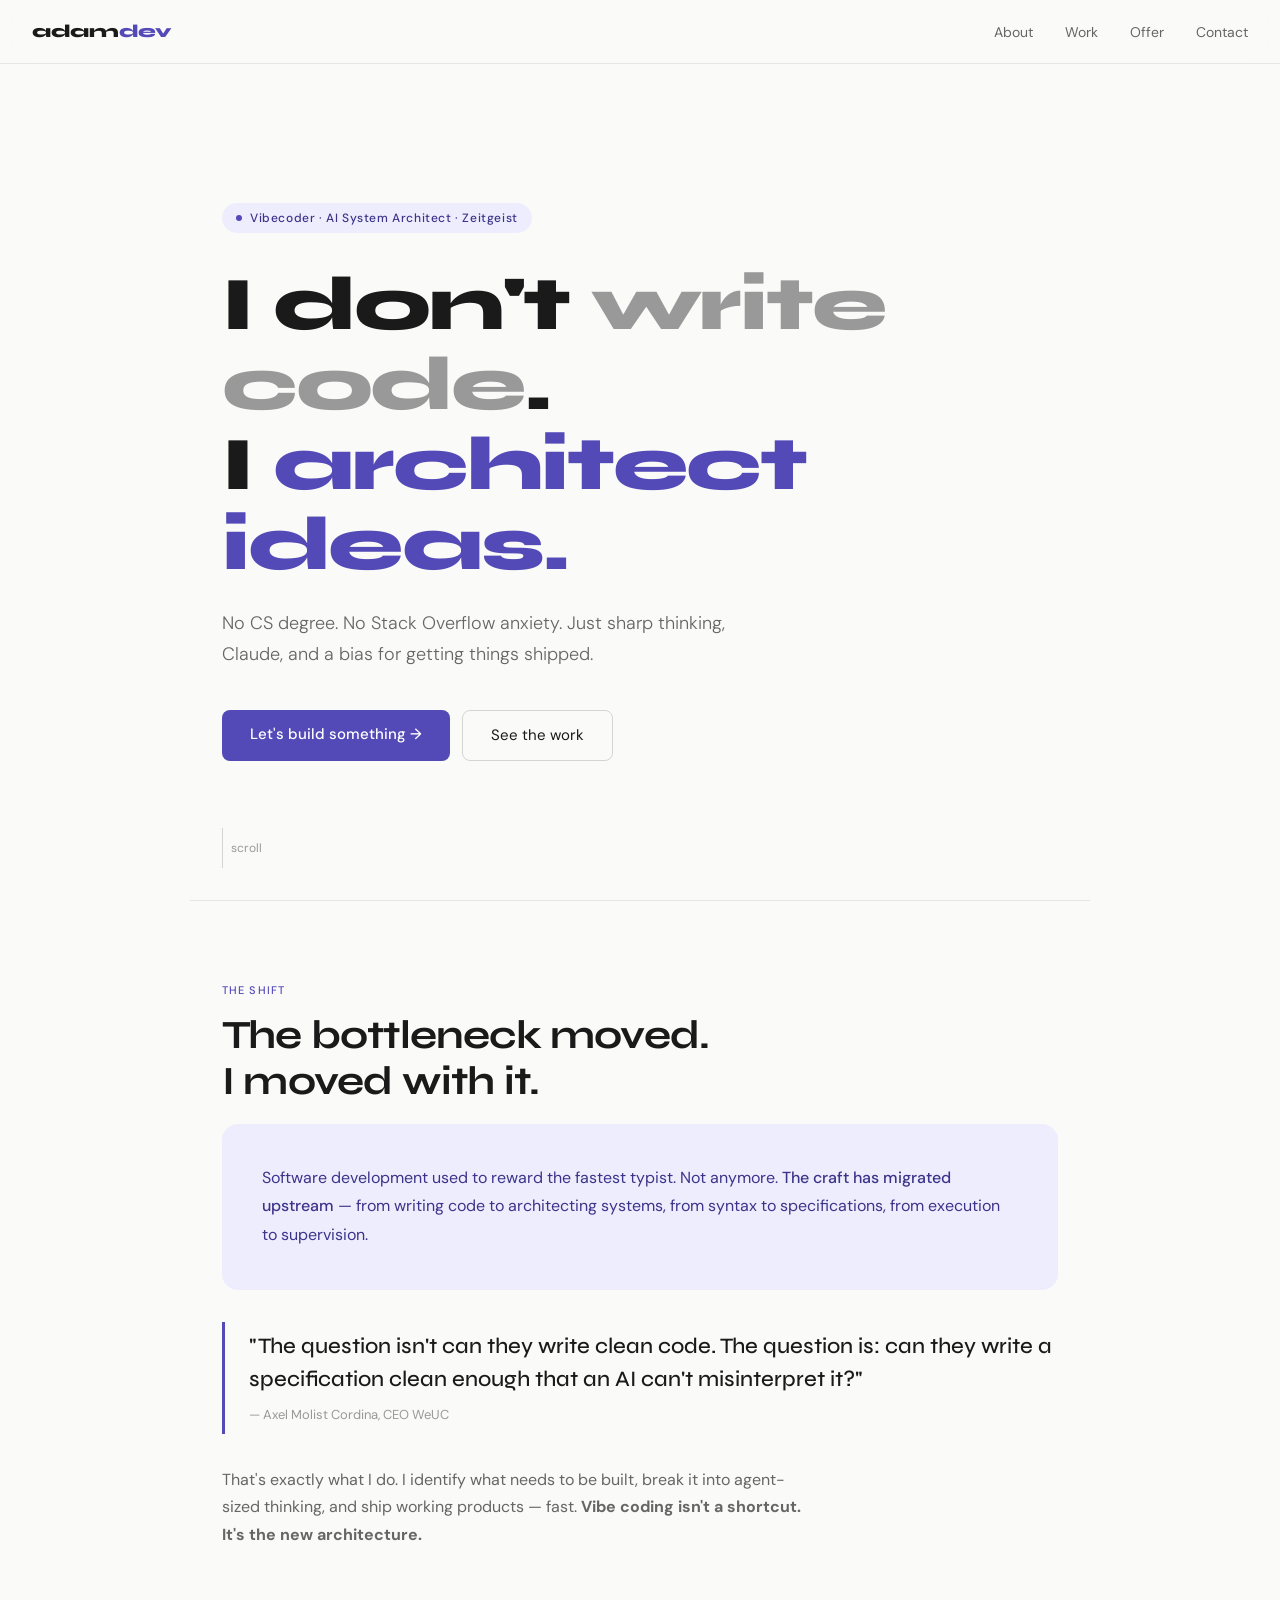
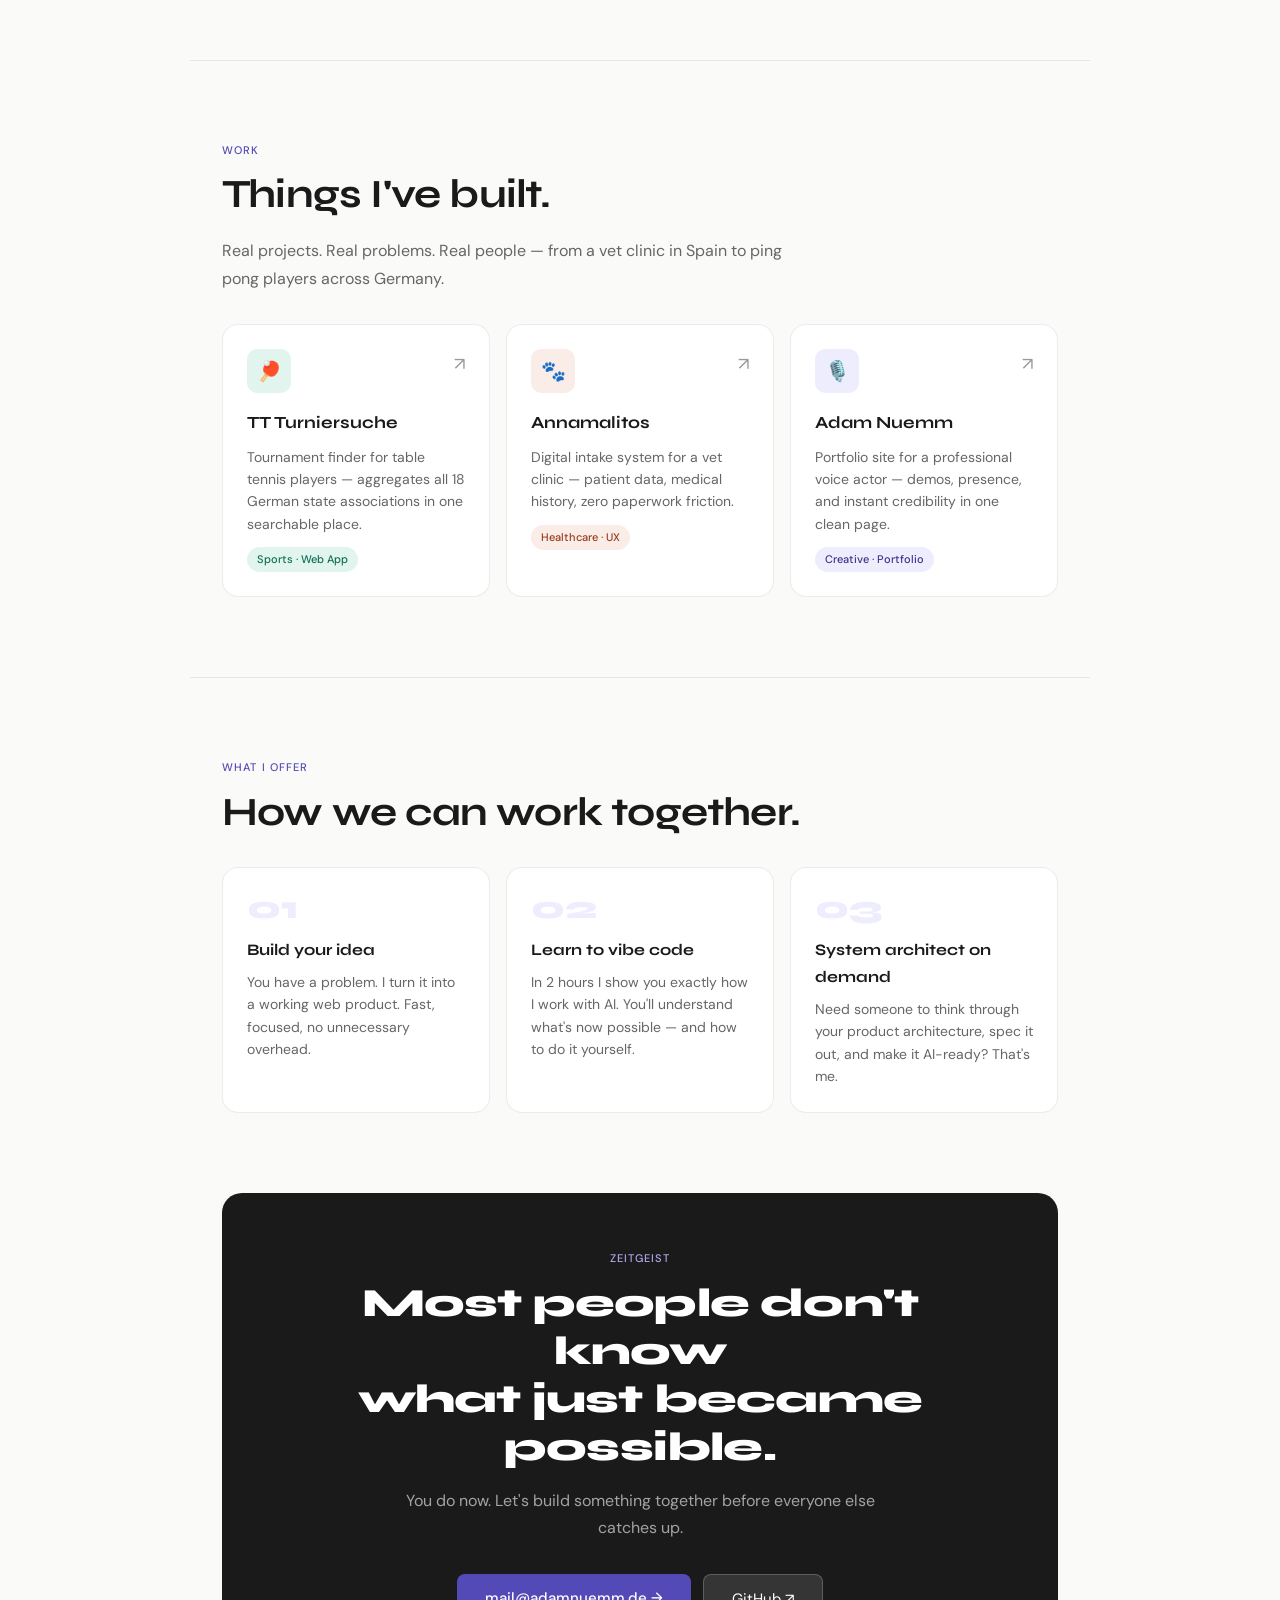
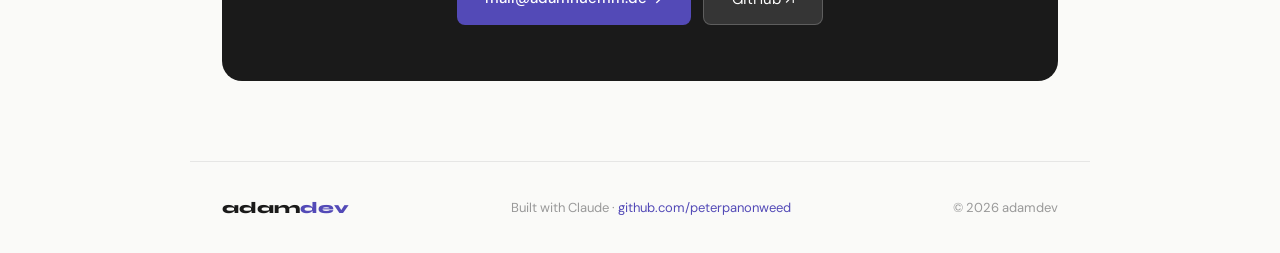
<file: adamdev.html>
<!DOCTYPE html>
<html lang="en">
<head>
  <meta charset="UTF-8" />
  <meta name="viewport" content="width=device-width, initial-scale=1.0" />
  <title>adamdev — I don't write code. I architect ideas.</title>
  <link href="https://fonts.googleapis.com/css2?family=Syne:wght@400;500;700;800&family=DM+Sans:ital,wght@0,300;0,400;0,500;1,300&display=swap" rel="stylesheet" />
  <style>
    :root {
      --purple: #534AB7;
      --purple-light: #EEEDFE;
      --purple-dark: #3C3489;
      --purple-mid: #AFA9EC;
      --teal: #1D9E75;
      --teal-light: #E1F5EE;
      --coral: #D85A30;
      --coral-light: #FAECE7;
      --text: #1a1a1a;
      --text-muted: #666;
      --text-faint: #999;
      --bg: #fafaf8;
      --bg-card: #ffffff;
      --border: rgba(0,0,0,0.08);
      --border-strong: rgba(0,0,0,0.15);
    }

    * { box-sizing: border-box; margin: 0; padding: 0; }

    html { scroll-behavior: smooth; }

    body {
      font-family: 'DM Sans', sans-serif;
      background: var(--bg);
      color: var(--text);
      font-size: 16px;
      line-height: 1.7;
      overflow-x: hidden;
    }

    /* NAV */
    nav {
      position: fixed;
      top: 0; left: 0; right: 0;
      z-index: 100;
      padding: 1rem 2rem;
      display: flex;
      justify-content: space-between;
      align-items: center;
      background: rgba(250,250,248,0.85);
      backdrop-filter: blur(12px);
      border-bottom: 0.5px solid var(--border);
    }

    .nav-logo {
      font-family: 'Syne', sans-serif;
      font-weight: 800;
      font-size: 18px;
      color: var(--text);
      text-decoration: none;
      letter-spacing: -0.02em;
    }

    .nav-logo span { color: var(--purple); }

    .nav-links {
      display: flex;
      gap: 2rem;
      list-style: none;
    }

    .nav-links a {
      font-size: 14px;
      color: var(--text-muted);
      text-decoration: none;
      transition: color 0.2s;
    }

    .nav-links a:hover { color: var(--text); }

    /* HERO */
    .hero {
      min-height: 100vh;
      display: flex;
      flex-direction: column;
      justify-content: center;
      padding: 8rem 2rem 4rem;
      max-width: 900px;
      margin: 0 auto;
      position: relative;
    }

    .hero-badge {
      display: inline-flex;
      align-items: center;
      gap: 8px;
      font-size: 12px;
      font-weight: 500;
      padding: 5px 14px;
      border-radius: 20px;
      background: var(--purple-light);
      color: var(--purple-dark);
      margin-bottom: 2rem;
      letter-spacing: 0.05em;
      width: fit-content;
      animation: fadeUp 0.6s ease both;
    }

    .hero-badge::before {
      content: '';
      width: 6px; height: 6px;
      border-radius: 50%;
      background: var(--purple);
      animation: pulse 2s infinite;
    }

    @keyframes pulse {
      0%, 100% { opacity: 1; transform: scale(1); }
      50% { opacity: 0.5; transform: scale(0.8); }
    }

    .hero h1 {
      font-family: 'Syne', sans-serif;
      font-size: clamp(42px, 7vw, 76px);
      font-weight: 800;
      line-height: 1.05;
      letter-spacing: -0.03em;
      color: var(--text);
      margin-bottom: 1.5rem;
      animation: fadeUp 0.6s 0.1s ease both;
    }

    .hero h1 em {
      font-style: normal;
      color: var(--purple);
    }

    .hero h1 .strike {
      position: relative;
      color: var(--text-faint);
    }

    .hero h1 .strike::after {
      content: '';
      position: absolute;
      left: 0; right: 0;
      top: 50%;
      height: 3px;
      background: var(--coral);
      transform: rotate(-2deg);
    }

    .hero-sub {
      font-size: 18px;
      color: var(--text-muted);
      max-width: 540px;
      margin-bottom: 2.5rem;
      font-weight: 300;
      animation: fadeUp 0.6s 0.2s ease both;
    }

    .hero-cta {
      display: flex;
      gap: 12px;
      flex-wrap: wrap;
      animation: fadeUp 0.6s 0.3s ease both;
    }

    .btn-primary {
      background: var(--purple);
      color: #fff;
      border: none;
      padding: 12px 28px;
      border-radius: 8px;
      font-family: 'DM Sans', sans-serif;
      font-size: 15px;
      font-weight: 500;
      cursor: pointer;
      text-decoration: none;
      display: inline-block;
      transition: background 0.2s, transform 0.15s;
    }

    .btn-primary:hover {
      background: var(--purple-dark);
      transform: translateY(-1px);
    }

    .btn-outline {
      background: transparent;
      color: var(--text);
      border: 1px solid var(--border-strong);
      padding: 12px 28px;
      border-radius: 8px;
      font-family: 'DM Sans', sans-serif;
      font-size: 15px;
      cursor: pointer;
      text-decoration: none;
      display: inline-block;
      transition: background 0.2s, transform 0.15s;
    }

    .btn-outline:hover {
      background: rgba(0,0,0,0.04);
      transform: translateY(-1px);
    }

    .hero-scroll {
      position: absolute;
      bottom: 2rem;
      left: 2rem;
      font-size: 12px;
      color: var(--text-faint);
      display: flex;
      align-items: center;
      gap: 8px;
      animation: fadeUp 0.6s 0.6s ease both;
    }

    .hero-scroll::before {
      content: '';
      width: 1px;
      height: 40px;
      background: var(--border-strong);
      display: block;
    }

    /* SECTIONS */
    section {
      max-width: 900px;
      margin: 0 auto;
      padding: 5rem 2rem;
      border-top: 0.5px solid var(--border);
    }

    .eyebrow {
      font-size: 11px;
      font-weight: 500;
      color: var(--purple);
      letter-spacing: 0.1em;
      text-transform: uppercase;
      margin-bottom: 0.75rem;
    }

    .section-title {
      font-family: 'Syne', sans-serif;
      font-size: clamp(28px, 4vw, 40px);
      font-weight: 700;
      letter-spacing: -0.02em;
      line-height: 1.15;
      margin-bottom: 1.25rem;
      color: var(--text);
    }

    .section-body {
      font-size: 16px;
      color: var(--text-muted);
      max-width: 580px;
      margin-bottom: 2rem;
    }

    /* MANIFESTO */
    .manifesto-block {
      background: var(--purple-light);
      border-radius: 16px;
      padding: 2.5rem;
      margin-bottom: 2rem;
    }

    .manifesto-block p {
      font-size: 16px;
      color: #3C3489;
      line-height: 1.8;
    }

    .manifesto-block strong {
      color: var(--purple-dark);
      font-weight: 500;
    }

    .quote-pull {
      border-left: 3px solid var(--purple);
      padding: 0.5rem 0 0.5rem 1.5rem;
      margin: 2rem 0;
    }

    .quote-pull p {
      font-family: 'Syne', sans-serif;
      font-size: clamp(18px, 2.5vw, 22px);
      font-weight: 500;
      color: var(--text);
      line-height: 1.5;
    }

    .quote-pull cite {
      font-size: 13px;
      color: var(--text-faint);
      font-style: normal;
      display: block;
      margin-top: 0.5rem;
    }

    /* PROJECTS */
    .projects-grid {
      display: grid;
      grid-template-columns: repeat(auto-fit, minmax(240px, 1fr));
      gap: 16px;
      margin-top: 2rem;
    }

    .project-card {
      background: var(--bg-card);
      border: 0.5px solid var(--border);
      border-radius: 16px;
      padding: 1.5rem;
      text-decoration: none;
      display: block;
      transition: border-color 0.2s, transform 0.2s, box-shadow 0.2s;
      position: relative;
      overflow: hidden;
    }

    .project-card::before {
      content: '';
      position: absolute;
      top: 0; left: 0; right: 0;
      height: 3px;
      opacity: 0;
      transition: opacity 0.2s;
    }

    .project-card:nth-child(1)::before { background: var(--teal); }
    .project-card:nth-child(2)::before { background: var(--coral); }
    .project-card:nth-child(3)::before { background: var(--purple); }

    .project-card:hover {
      border-color: var(--border-strong);
      transform: translateY(-3px);
      box-shadow: 0 8px 32px rgba(0,0,0,0.08);
    }

    .project-card:hover::before { opacity: 1; }

    .project-icon {
      width: 44px; height: 44px;
      border-radius: 10px;
      display: flex;
      align-items: center;
      justify-content: center;
      font-size: 20px;
      margin-bottom: 1rem;
    }

    .project-card:nth-child(1) .project-icon { background: var(--teal-light); }
    .project-card:nth-child(2) .project-icon { background: var(--coral-light); }
    .project-card:nth-child(3) .project-icon { background: var(--purple-light); }

    .project-card h3 {
      font-family: 'Syne', sans-serif;
      font-size: 17px;
      font-weight: 700;
      color: var(--text);
      margin-bottom: 8px;
    }

    .project-card p {
      font-size: 14px;
      color: var(--text-muted);
      line-height: 1.6;
    }

    .project-tag {
      display: inline-block;
      font-size: 11px;
      padding: 3px 10px;
      border-radius: 20px;
      margin-top: 12px;
      font-weight: 500;
    }

    .project-card:nth-child(1) .project-tag { background: var(--teal-light); color: #0F6E56; }
    .project-card:nth-child(2) .project-tag { background: var(--coral-light); color: #993C1D; }
    .project-card:nth-child(3) .project-tag { background: var(--purple-light); color: var(--purple-dark); }

    .project-arrow {
      position: absolute;
      top: 1.5rem; right: 1.5rem;
      font-size: 18px;
      color: var(--text-faint);
      transition: transform 0.2s, color 0.2s;
    }

    .project-card:hover .project-arrow {
      transform: translate(2px, -2px);
      color: var(--text-muted);
    }

    /* OFFER */
    .offer-grid {
      display: grid;
      grid-template-columns: repeat(auto-fit, minmax(220px, 1fr));
      gap: 16px;
      margin-top: 2rem;
    }

    .offer-card {
      border: 0.5px solid var(--border);
      border-radius: 16px;
      padding: 1.5rem;
      background: var(--bg-card);
      transition: border-color 0.2s;
    }

    .offer-card:hover { border-color: var(--purple-mid); }

    .offer-num {
      font-family: 'Syne', sans-serif;
      font-size: 32px;
      font-weight: 800;
      color: var(--purple-light);
      line-height: 1;
      margin-bottom: 0.75rem;
    }

    .offer-card h3 {
      font-family: 'Syne', sans-serif;
      font-size: 16px;
      font-weight: 700;
      color: var(--text);
      margin-bottom: 8px;
    }

    .offer-card p {
      font-size: 14px;
      color: var(--text-muted);
      line-height: 1.6;
    }

    /* ZEITGEIST STATEMENT */
    .zeitgeist {
      background: var(--text);
      border-radius: 20px;
      padding: 3.5rem;
      text-align: center;
    }

    .zeitgeist .eyebrow { color: var(--purple-mid); }

    .zeitgeist h2 {
      font-family: 'Syne', sans-serif;
      font-size: clamp(26px, 4vw, 40px);
      font-weight: 800;
      color: #fff;
      line-height: 1.2;
      margin-bottom: 1rem;
      letter-spacing: -0.02em;
    }

    .zeitgeist p {
      font-size: 16px;
      color: rgba(255,255,255,0.6);
      max-width: 480px;
      margin: 0 auto 2rem;
    }

    /* FOOTER */
    footer {
      max-width: 900px;
      margin: 0 auto;
      padding: 2rem;
      border-top: 0.5px solid var(--border);
      display: flex;
      justify-content: space-between;
      align-items: center;
      flex-wrap: wrap;
      gap: 1rem;
    }

    .footer-logo {
      font-family: 'Syne', sans-serif;
      font-weight: 800;
      font-size: 16px;
      color: var(--text);
      text-decoration: none;
    }

    .footer-logo span { color: var(--purple); }

    footer p {
      font-size: 13px;
      color: var(--text-faint);
    }

    footer a {
      color: var(--purple);
      text-decoration: none;
    }

    footer a:hover { text-decoration: underline; }

    /* ANIMATIONS */
    @keyframes fadeUp {
      from { opacity: 0; transform: translateY(20px); }
      to { opacity: 1; transform: translateY(0); }
    }

    .fade-in {
      opacity: 0;
      transform: translateY(24px);
      transition: opacity 0.6s ease, transform 0.6s ease;
    }

    .fade-in.visible {
      opacity: 1;
      transform: translateY(0);
    }

    /* RESPONSIVE */
    @media (max-width: 600px) {
      nav { padding: 1rem; }
      .nav-links { display: none; }
      .hero { padding: 6rem 1.25rem 3rem; }
      section { padding: 3rem 1.25rem; }
      .zeitgeist { padding: 2.5rem 1.5rem; }
      footer { padding: 1.5rem 1.25rem; flex-direction: column; align-items: flex-start; }
    }
  </style>
</head>
<body>

  <!-- NAV -->
  <nav>
    <a href="#" class="nav-logo">adam<span>dev</span></a>
    <ul class="nav-links">
      <li><a href="#about">About</a></li>
      <li><a href="#projects">Work</a></li>
      <li><a href="#offer">Offer</a></li>
      <li><a href="#contact">Contact</a></li>
    </ul>
  </nav>

  <!-- HERO -->
  <div class="hero">
    <div class="hero-badge">Vibecoder · AI System Architect · Zeitgeist</div>
    <h1>
      I don't <span class="strike">write code</span>.<br>
      I <em>architect ideas.</em>
    </h1>
    <p class="hero-sub">No CS degree. No Stack Overflow anxiety. Just sharp thinking, Claude, and a bias for getting things shipped.</p>
    <div class="hero-cta">
      <a href="#contact" class="btn-primary">Let's build something →</a>
      <a href="#projects" class="btn-outline">See the work</a>
    </div>
    <div class="hero-scroll">scroll</div>
  </div>

  <!-- ABOUT -->
  <section id="about">
    <div class="fade-in">
      <div class="eyebrow">The shift</div>
      <h2 class="section-title">The bottleneck moved.<br>I moved with it.</h2>
    </div>
    <div class="fade-in">
      <div class="manifesto-block">
        <p>Software development used to reward the fastest typist. Not anymore. <strong>The craft has migrated upstream</strong> — from writing code to architecting systems, from syntax to specifications, from execution to supervision.</p>
      </div>
    </div>
    <div class="fade-in">
      <div class="quote-pull">
        <p>"The question isn't can they write clean code. The question is: can they write a specification clean enough that an AI can't misinterpret it?"</p>
        <cite>— Axel Molist Cordina, CEO WeUC</cite>
      </div>
    </div>
    <div class="fade-in">
      <p class="section-body">That's exactly what I do. I identify what needs to be built, break it into agent-sized thinking, and ship working products — fast. <strong>Vibe coding isn't a shortcut. It's the new architecture.</strong></p>
    </div>
  </section>

  <!-- PROJECTS -->
  <section id="projects">
    <div class="fade-in">
      <div class="eyebrow">Work</div>
      <h2 class="section-title">Things I've built.</h2>
      <p class="section-body">Real projects. Real problems. Real people — from a vet clinic in Spain to ping pong players across Germany.</p>
    </div>
    <div class="projects-grid fade-in">
      <a class="project-card" href="https://github.com/peterpanonweed/ttturniersuche" target="_blank">
        <span class="project-arrow">↗</span>
        <div class="project-icon">🏓</div>
        <h3>TT Turniersuche</h3>
        <p>Tournament finder for table tennis players — aggregates all 18 German state associations in one searchable place.</p>
        <span class="project-tag">Sports · Web App</span>
      </a>
      <a class="project-card" href="https://github.com/peterpanonweed/Annamalitos" target="_blank">
        <span class="project-arrow">↗</span>
        <div class="project-icon">🐾</div>
        <h3>Annamalitos</h3>
        <p>Digital intake system for a vet clinic — patient data, medical history, zero paperwork friction.</p>
        <span class="project-tag">Healthcare · UX</span>
      </a>
      <a class="project-card" href="https://github.com/peterpanonweed/adamnuemm" target="_blank">
        <span class="project-arrow">↗</span>
        <div class="project-icon">🎙️</div>
        <h3>Adam Nuemm</h3>
        <p>Portfolio site for a professional voice actor — demos, presence, and instant credibility in one clean page.</p>
        <span class="project-tag">Creative · Portfolio</span>
      </a>
    </div>
  </section>

  <!-- OFFER -->
  <section id="offer">
    <div class="fade-in">
      <div class="eyebrow">What I offer</div>
      <h2 class="section-title">How we can work together.</h2>
    </div>
    <div class="offer-grid fade-in">
      <div class="offer-card">
        <div class="offer-num">01</div>
        <h3>Build your idea</h3>
        <p>You have a problem. I turn it into a working web product. Fast, focused, no unnecessary overhead.</p>
      </div>
      <div class="offer-card">
        <div class="offer-num">02</div>
        <h3>Learn to vibe code</h3>
        <p>In 2 hours I show you exactly how I work with AI. You'll understand what's now possible — and how to do it yourself.</p>
      </div>
      <div class="offer-card">
        <div class="offer-num">03</div>
        <h3>System architect on demand</h3>
        <p>Need someone to think through your product architecture, spec it out, and make it AI-ready? That's me.</p>
      </div>
    </div>
  </section>

  <!-- ZEITGEIST CTA -->
  <section id="contact" style="border-top: none; padding-top: 0;">
    <div class="zeitgeist fade-in">
      <div class="eyebrow">Zeitgeist</div>
      <h2>Most people don't know<br>what just became possible.</h2>
      <p>You do now. Let's build something together before everyone else catches up.</p>
      <div style="display:flex;gap:12px;justify-content:center;flex-wrap:wrap;">
        <a href="mailto:mail@adamnuemm.de" class="btn-primary">mail@adamnuemm.de →</a>
        <a href="https://github.com/peterpanonweed" target="_blank" style="background:rgba(255,255,255,0.12);color:#fff;border:1px solid rgba(255,255,255,0.2);padding:12px 28px;border-radius:8px;font-family:'DM Sans',sans-serif;font-size:15px;text-decoration:none;display:inline-block;">GitHub ↗</a>
      </div>
    </div>
  </section>

  <!-- FOOTER -->
  <footer>
    <a href="#" class="footer-logo">adam<span>dev</span></a>
    <p>Built with Claude · <a href="https://github.com/peterpanonweed" target="_blank">github.com/peterpanonweed</a></p>
    <p>© 2026 adamdev</p>
  </footer>

  <script>
    const observer = new IntersectionObserver((entries) => {
      entries.forEach(e => {
        if (e.isIntersecting) {
          e.target.classList.add('visible');
        }
      });
    }, { threshold: 0.1 });

    document.querySelectorAll('.fade-in').forEach(el => observer.observe(el));
  </script>

</body>
</html>
</file>
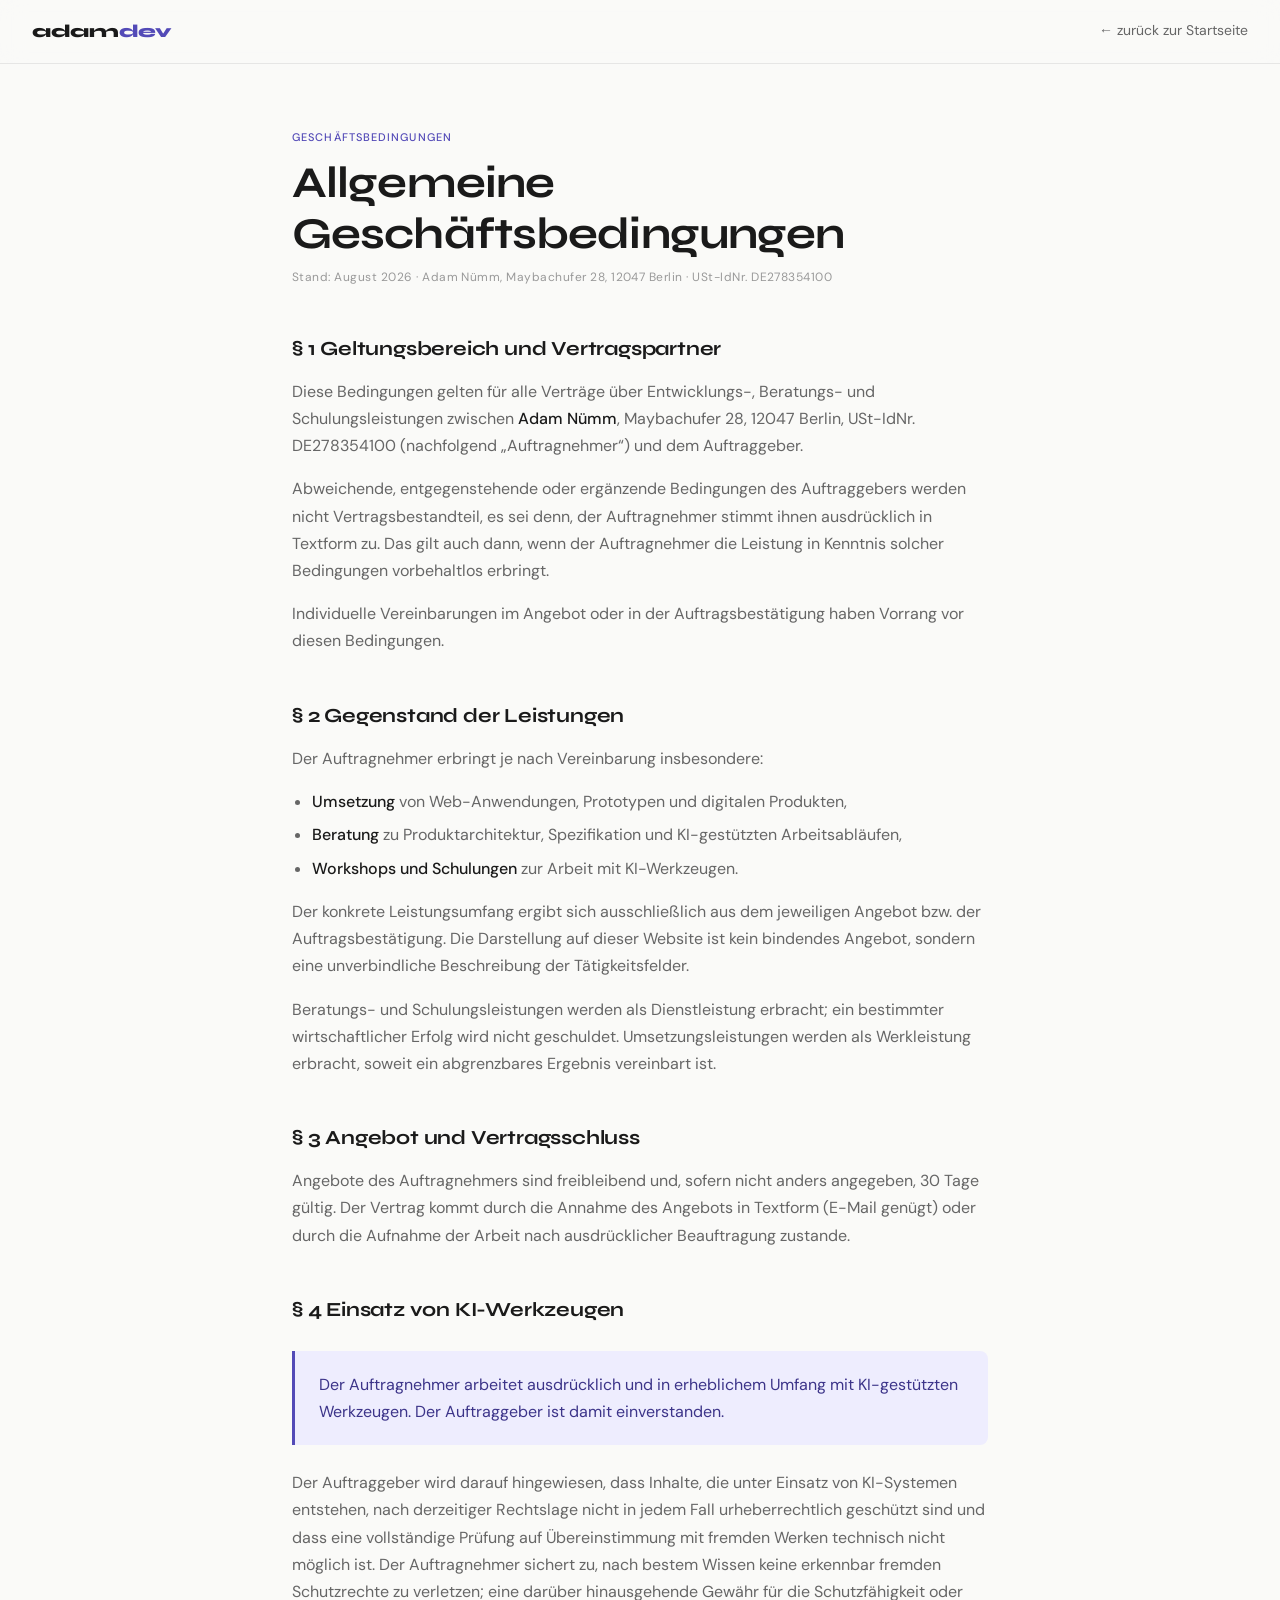
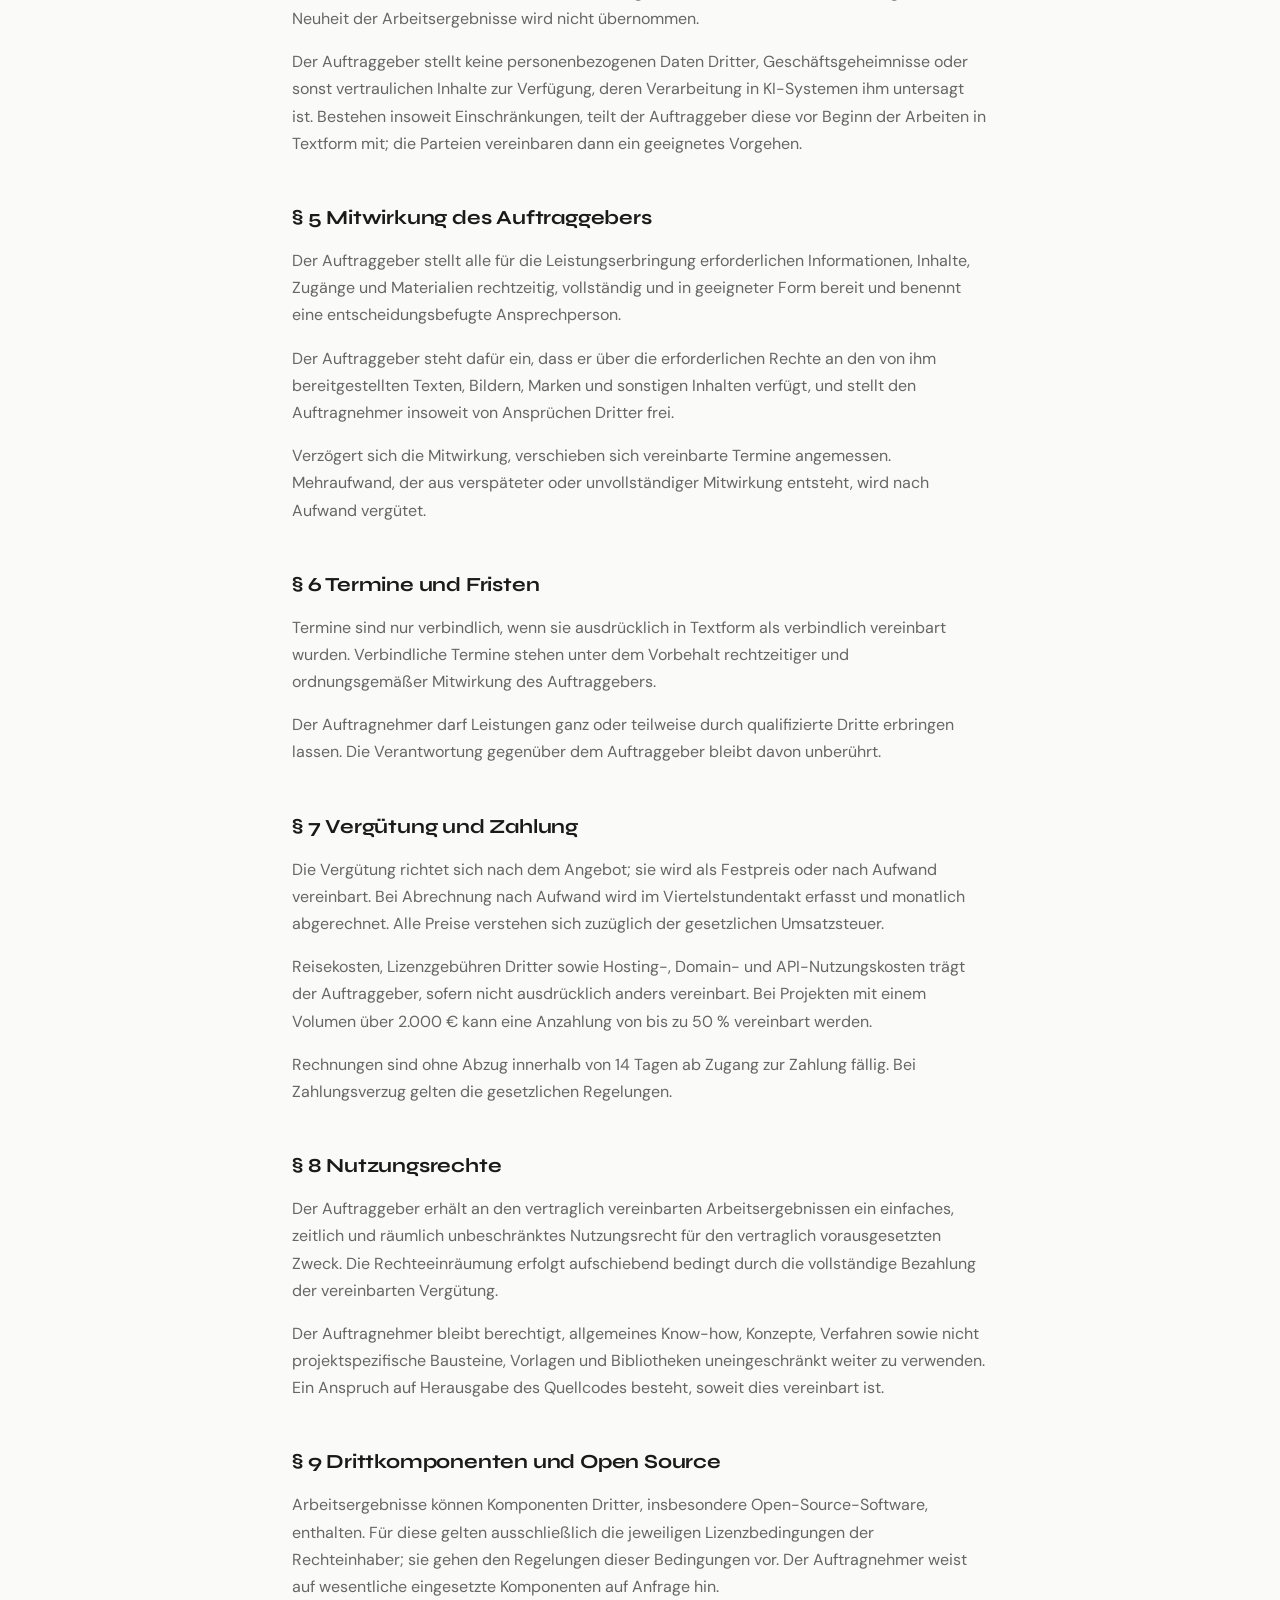
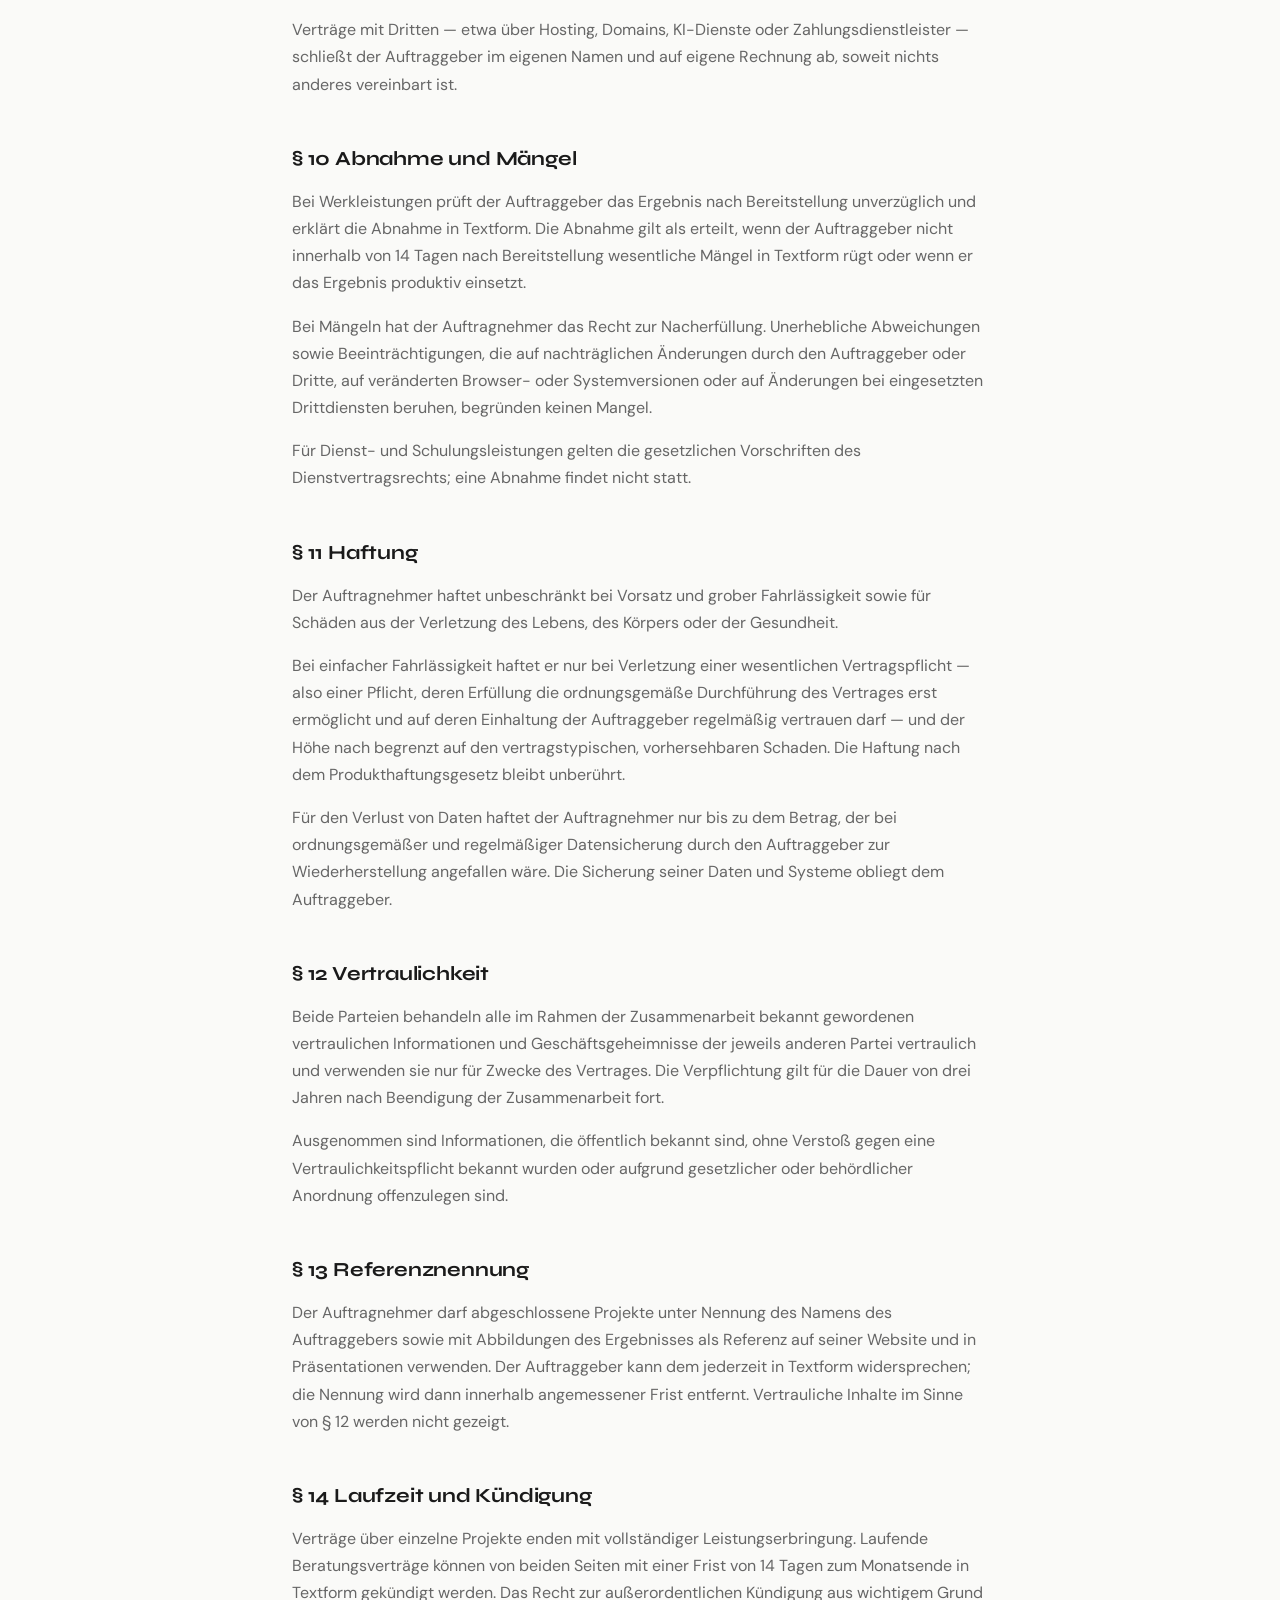
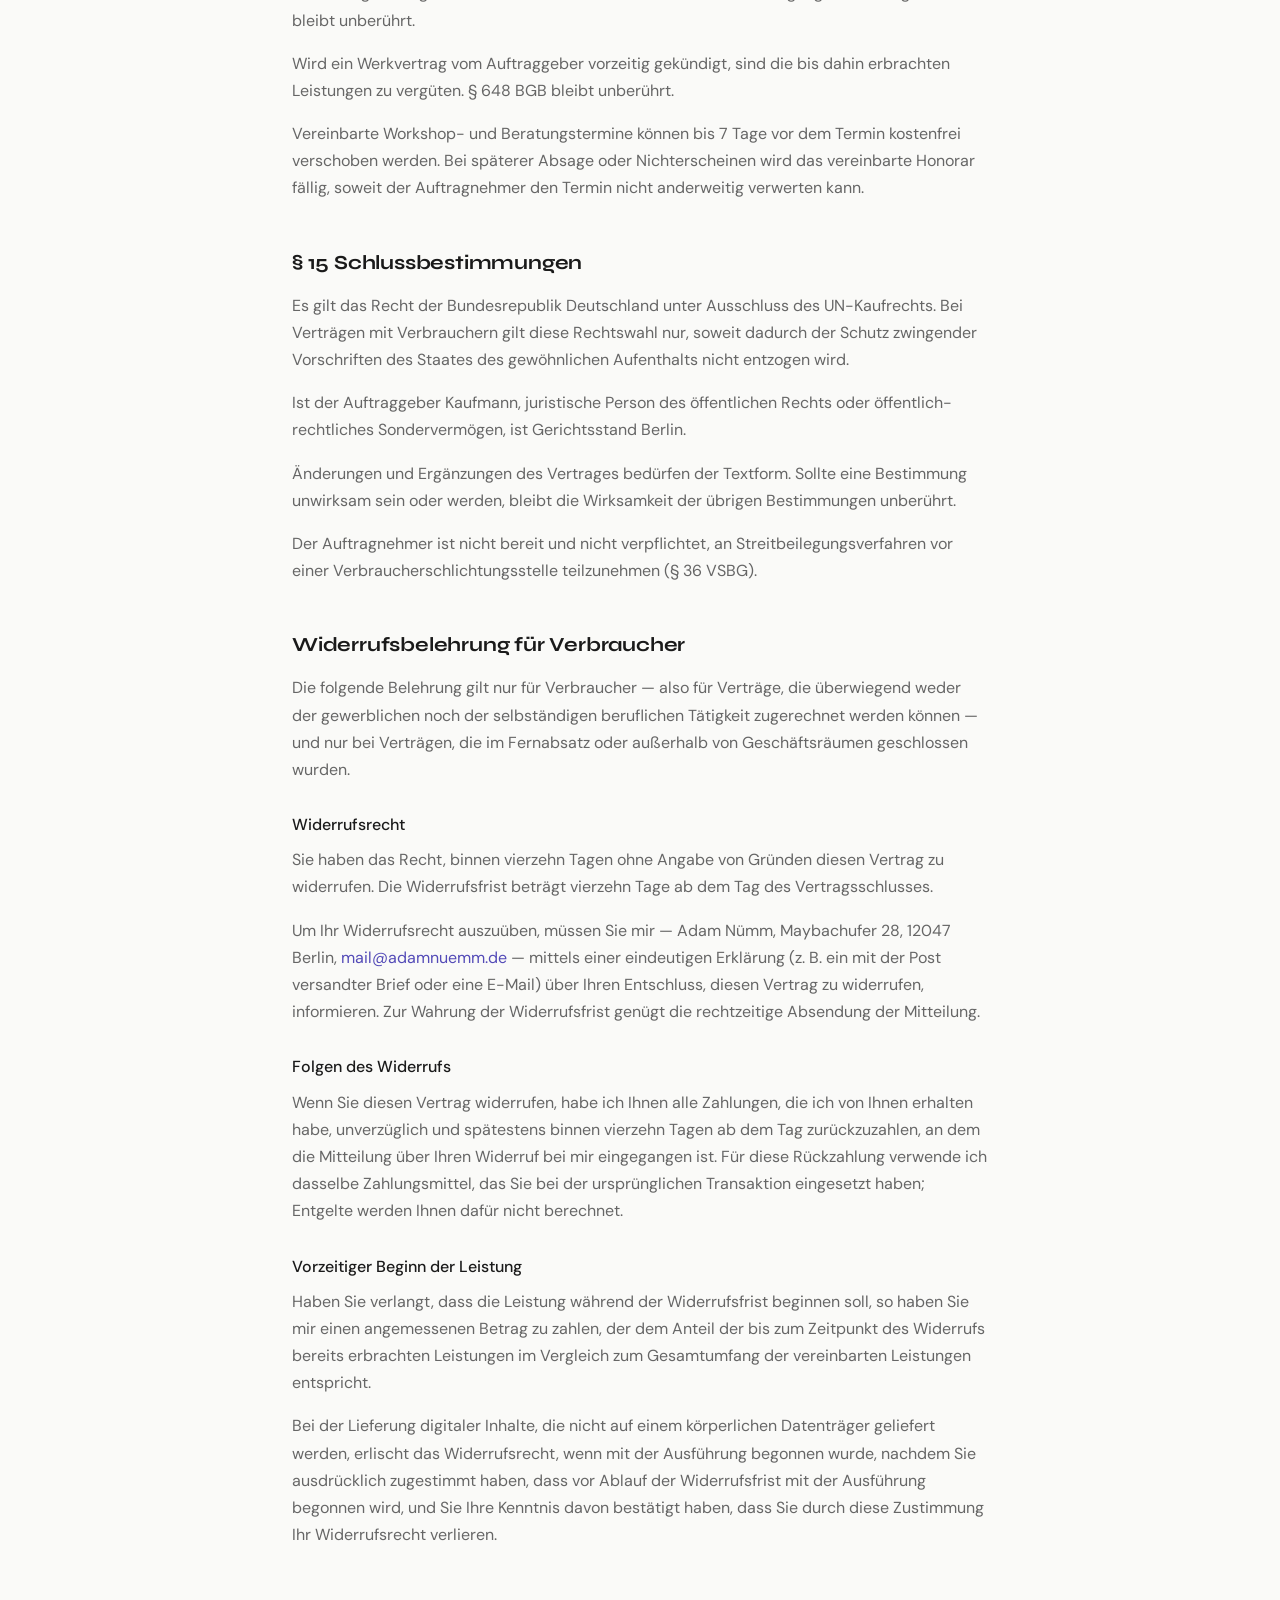
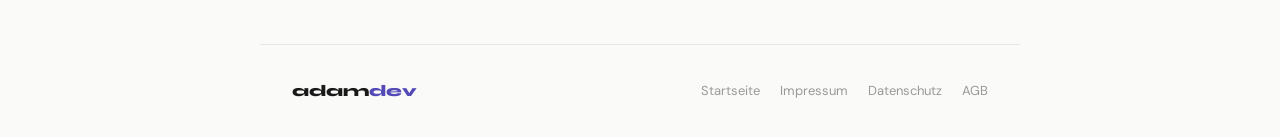
<file: agb.html>
<!DOCTYPE html>
<html lang="de">
<head>
<meta charset="UTF-8" />
<meta name="viewport" content="width=device-width, initial-scale=1.0" />
<title>AGB — adamdev</title>
<meta name="description" content="Allgemeine Geschäftsbedingungen für Entwicklungs-, Beratungs- und Workshop-Leistungen von Adam Nümm (adamdev)." />
<meta name="robots" content="index, follow" />
<link rel="canonical" href="https://peterpanonweed.github.io/adamdev/agb.html" />
<meta name="theme-color" content="#534AB7" />
<link rel="icon" href="data:image/svg+xml,%3Csvg%20xmlns%3D%22http%3A//www.w3.org/2000/svg%22%20viewBox%3D%220%200%2032%2032%22%3E%3Crect%20width%3D%2232%22%20height%3D%2232%22%20rx%3D%227%22%20fill%3D%22%23534AB7%22/%3E%3Ctext%20x%3D%2216%22%20y%3D%2223%22%20font-family%3D%22Arial%2Csans-serif%22%20font-size%3D%2220%22%20font-weight%3D%22800%22%20fill%3D%22%23fff%22%20text-anchor%3D%22middle%22%3Ea%3C/text%3E%3C/svg%3E" />
<link rel="preload" href="fonts/syne-latin.woff2" as="font" type="font/woff2" crossorigin />
<link rel="preload" href="fonts/dmsans-latin.woff2" as="font" type="font/woff2" crossorigin />
<link rel="stylesheet" href="fonts.css" />
<link rel="stylesheet" href="legal.css" />

<!-- Cloudflare Web Analytics --><script type="module" src="https://static.cloudflareinsights.com/beacon.min.js" data-cf-beacon='{"token": "98c0cf6b357f46ceb44a4059e5021c60"}'></script><!-- End Cloudflare Web Analytics -->
</head>
<body>

<nav>
<a href="index.html" class="nav-logo">adam<span>dev</span></a>
<a href="index.html" class="nav-back">← zurück zur Startseite</a>
</nav>

<main>
<p class="eyebrow">Geschäftsbedingungen</p>
<h1>Allgemeine Geschäftsbedingungen</h1>
<p class="stand">Stand: August 2026 · Adam Nümm, Maybachufer 28, 12047 Berlin · USt-IdNr. DE278354100</p>

<h2>§ 1 Geltungsbereich und Vertragspartner</h2>
<p>
Diese Bedingungen gelten für alle Verträge über Entwicklungs-, Beratungs- und
Schulungsleistungen zwischen <strong>Adam Nümm</strong>, Maybachufer 28, 12047 Berlin,
USt-IdNr. DE278354100 (nachfolgend „Auftragnehmer“) und dem Auftraggeber.
</p>
<p>
Abweichende, entgegenstehende oder ergänzende Bedingungen des Auftraggebers
werden nicht Vertragsbestandteil, es sei denn, der Auftragnehmer stimmt ihnen
ausdrücklich in Textform zu. Das gilt auch dann, wenn der Auftragnehmer die
Leistung in Kenntnis solcher Bedingungen vorbehaltlos erbringt.
</p>
<p>
Individuelle Vereinbarungen im Angebot oder in der Auftragsbestätigung haben
Vorrang vor diesen Bedingungen.
</p>

<h2>§ 2 Gegenstand der Leistungen</h2>
<p>Der Auftragnehmer erbringt je nach Vereinbarung insbesondere:</p>
<ul>
<li><strong>Umsetzung</strong> von Web-Anwendungen, Prototypen und digitalen Produkten,</li>
<li><strong>Beratung</strong> zu Produktarchitektur, Spezifikation und KI-gestützten Arbeitsabläufen,</li>
<li><strong>Workshops und Schulungen</strong> zur Arbeit mit KI-Werkzeugen.</li>
</ul>
<p>
Der konkrete Leistungsumfang ergibt sich ausschließlich aus dem jeweiligen
Angebot bzw. der Auftragsbestätigung. Die Darstellung auf dieser Website ist
kein bindendes Angebot, sondern eine unverbindliche Beschreibung der
Tätigkeitsfelder.
</p>
<p>
Beratungs- und Schulungsleistungen werden als Dienstleistung erbracht; ein
bestimmter wirtschaftlicher Erfolg wird nicht geschuldet. Umsetzungsleistungen
werden als Werkleistung erbracht, soweit ein abgrenzbares Ergebnis vereinbart
ist.
</p>

<h2>§ 3 Angebot und Vertragsschluss</h2>
<p>
Angebote des Auftragnehmers sind freibleibend und, sofern nicht anders angegeben,
30 Tage gültig. Der Vertrag kommt durch die Annahme des Angebots in Textform
(E-Mail genügt) oder durch die Aufnahme der Arbeit nach ausdrücklicher
Beauftragung zustande.
</p>

<h2>§ 4 Einsatz von KI-Werkzeugen</h2>
<div class="note">
<p>
Der Auftragnehmer arbeitet ausdrücklich und in erheblichem Umfang mit
KI-gestützten Werkzeugen. Der Auftraggeber ist damit einverstanden.
</p>
</div>
<p>
Der Auftraggeber wird darauf hingewiesen, dass Inhalte, die unter Einsatz von
KI-Systemen entstehen, nach derzeitiger Rechtslage nicht in jedem Fall
urheberrechtlich geschützt sind und dass eine vollständige Prüfung auf
Übereinstimmung mit fremden Werken technisch nicht möglich ist. Der
Auftragnehmer sichert zu, nach bestem Wissen keine erkennbar fremden
Schutzrechte zu verletzen; eine darüber hinausgehende Gewähr für die
Schutzfähigkeit oder Neuheit der Arbeitsergebnisse wird nicht übernommen.
</p>
<p>
Der Auftraggeber stellt keine personenbezogenen Daten Dritter,
Geschäftsgeheimnisse oder sonst vertraulichen Inhalte zur Verfügung, deren
Verarbeitung in KI-Systemen ihm untersagt ist. Bestehen insoweit Einschränkungen,
teilt der Auftraggeber diese vor Beginn der Arbeiten in Textform mit; die
Parteien vereinbaren dann ein geeignetes Vorgehen.
</p>

<h2>§ 5 Mitwirkung des Auftraggebers</h2>
<p>
Der Auftraggeber stellt alle für die Leistungserbringung erforderlichen
Informationen, Inhalte, Zugänge und Materialien rechtzeitig, vollständig und in
geeigneter Form bereit und benennt eine entscheidungsbefugte Ansprechperson.
</p>
<p>
Der Auftraggeber steht dafür ein, dass er über die erforderlichen Rechte an den
von ihm bereitgestellten Texten, Bildern, Marken und sonstigen Inhalten verfügt,
und stellt den Auftragnehmer insoweit von Ansprüchen Dritter frei.
</p>
<p>
Verzögert sich die Mitwirkung, verschieben sich vereinbarte Termine angemessen.
Mehraufwand, der aus verspäteter oder unvollständiger Mitwirkung entsteht, wird
nach Aufwand vergütet.
</p>

<h2>§ 6 Termine und Fristen</h2>
<p>
Termine sind nur verbindlich, wenn sie ausdrücklich in Textform als verbindlich
vereinbart wurden. Verbindliche Termine stehen unter dem Vorbehalt rechtzeitiger
und ordnungsgemäßer Mitwirkung des Auftraggebers.
</p>
<p>
Der Auftragnehmer darf Leistungen ganz oder teilweise durch qualifizierte Dritte
erbringen lassen. Die Verantwortung gegenüber dem Auftraggeber bleibt davon
unberührt.
</p>

<h2>§ 7 Vergütung und Zahlung</h2>
<p>
Die Vergütung richtet sich nach dem Angebot; sie wird als Festpreis oder nach
Aufwand vereinbart. Bei Abrechnung nach Aufwand wird im Viertelstundentakt
erfasst und monatlich abgerechnet. Alle Preise verstehen sich zuzüglich der
gesetzlichen Umsatzsteuer.
</p>
<p>
Reisekosten, Lizenzgebühren Dritter sowie Hosting-, Domain- und
API-Nutzungskosten trägt der Auftraggeber, sofern nicht ausdrücklich anders
vereinbart. Bei Projekten mit einem Volumen über 2.000 € kann eine Anzahlung von
bis zu 50 % vereinbart werden.
</p>
<p>
Rechnungen sind ohne Abzug innerhalb von 14 Tagen ab Zugang zur Zahlung fällig.
Bei Zahlungsverzug gelten die gesetzlichen Regelungen.
</p>

<h2>§ 8 Nutzungsrechte</h2>
<p>
Der Auftraggeber erhält an den vertraglich vereinbarten Arbeitsergebnissen ein
einfaches, zeitlich und räumlich unbeschränktes Nutzungsrecht für den vertraglich
vorausgesetzten Zweck. Die Rechteeinräumung erfolgt aufschiebend bedingt durch
die vollständige Bezahlung der vereinbarten Vergütung.
</p>
<p>
Der Auftragnehmer bleibt berechtigt, allgemeines Know-how, Konzepte, Verfahren
sowie nicht projektspezifische Bausteine, Vorlagen und Bibliotheken
uneingeschränkt weiter zu verwenden. Ein Anspruch auf Herausgabe des Quellcodes
besteht, soweit dies vereinbart ist.
</p>

<h2>§ 9 Drittkomponenten und Open Source</h2>
<p>
Arbeitsergebnisse können Komponenten Dritter, insbesondere Open-Source-Software,
enthalten. Für diese gelten ausschließlich die jeweiligen Lizenzbedingungen der
Rechteinhaber; sie gehen den Regelungen dieser Bedingungen vor. Der Auftragnehmer
weist auf wesentliche eingesetzte Komponenten auf Anfrage hin.
</p>
<p>
Verträge mit Dritten — etwa über Hosting, Domains, KI-Dienste oder
Zahlungsdienstleister — schließt der Auftraggeber im eigenen Namen und auf eigene
Rechnung ab, soweit nichts anderes vereinbart ist.
</p>

<h2>§ 10 Abnahme und Mängel</h2>
<p>
Bei Werkleistungen prüft der Auftraggeber das Ergebnis nach Bereitstellung
unverzüglich und erklärt die Abnahme in Textform. Die Abnahme gilt als erteilt,
wenn der Auftraggeber nicht innerhalb von 14 Tagen nach Bereitstellung
wesentliche Mängel in Textform rügt oder wenn er das Ergebnis produktiv einsetzt.
</p>
<p>
Bei Mängeln hat der Auftragnehmer das Recht zur Nacherfüllung. Unerhebliche
Abweichungen sowie Beeinträchtigungen, die auf nachträglichen Änderungen durch
den Auftraggeber oder Dritte, auf veränderten Browser- oder Systemversionen oder
auf Änderungen bei eingesetzten Drittdiensten beruhen, begründen keinen Mangel.
</p>
<p>
Für Dienst- und Schulungsleistungen gelten die gesetzlichen Vorschriften des
Dienstvertragsrechts; eine Abnahme findet nicht statt.
</p>

<h2>§ 11 Haftung</h2>
<p>
Der Auftragnehmer haftet unbeschränkt bei Vorsatz und grober Fahrlässigkeit sowie
für Schäden aus der Verletzung des Lebens, des Körpers oder der Gesundheit.
</p>
<p>
Bei einfacher Fahrlässigkeit haftet er nur bei Verletzung einer wesentlichen
Vertragspflicht — also einer Pflicht, deren Erfüllung die ordnungsgemäße
Durchführung des Vertrages erst ermöglicht und auf deren Einhaltung der
Auftraggeber regelmäßig vertrauen darf — und der Höhe nach begrenzt auf den
vertragstypischen, vorhersehbaren Schaden. Die Haftung nach dem
Produkthaftungsgesetz bleibt unberührt.
</p>
<p>
Für den Verlust von Daten haftet der Auftragnehmer nur bis zu dem Betrag, der bei
ordnungsgemäßer und regelmäßiger Datensicherung durch den Auftraggeber zur
Wiederherstellung angefallen wäre. Die Sicherung seiner Daten und Systeme obliegt
dem Auftraggeber.
</p>

<h2>§ 12 Vertraulichkeit</h2>
<p>
Beide Parteien behandeln alle im Rahmen der Zusammenarbeit bekannt gewordenen
vertraulichen Informationen und Geschäftsgeheimnisse der jeweils anderen Partei
vertraulich und verwenden sie nur für Zwecke des Vertrages. Die Verpflichtung
gilt für die Dauer von drei Jahren nach Beendigung der Zusammenarbeit fort.
</p>
<p>
Ausgenommen sind Informationen, die öffentlich bekannt sind, ohne Verstoß gegen
eine Vertraulichkeitspflicht bekannt wurden oder aufgrund gesetzlicher oder
behördlicher Anordnung offenzulegen sind.
</p>

<h2>§ 13 Referenznennung</h2>
<p>
Der Auftragnehmer darf abgeschlossene Projekte unter Nennung des Namens des
Auftraggebers sowie mit Abbildungen des Ergebnisses als Referenz auf seiner
Website und in Präsentationen verwenden. Der Auftraggeber kann dem jederzeit in
Textform widersprechen; die Nennung wird dann innerhalb angemessener Frist
entfernt. Vertrauliche Inhalte im Sinne von § 12 werden nicht gezeigt.
</p>

<h2>§ 14 Laufzeit und Kündigung</h2>
<p>
Verträge über einzelne Projekte enden mit vollständiger Leistungserbringung.
Laufende Beratungsverträge können von beiden Seiten mit einer Frist von 14 Tagen
zum Monatsende in Textform gekündigt werden. Das Recht zur außerordentlichen
Kündigung aus wichtigem Grund bleibt unberührt.
</p>
<p>
Wird ein Werkvertrag vom Auftraggeber vorzeitig gekündigt, sind die bis dahin
erbrachten Leistungen zu vergüten. § 648 BGB bleibt unberührt.
</p>
<p>
Vereinbarte Workshop- und Beratungstermine können bis 7 Tage vor dem Termin
kostenfrei verschoben werden. Bei späterer Absage oder Nichterscheinen wird das
vereinbarte Honorar fällig, soweit der Auftragnehmer den Termin nicht anderweitig
verwerten kann.
</p>

<h2>§ 15 Schlussbestimmungen</h2>
<p>
Es gilt das Recht der Bundesrepublik Deutschland unter Ausschluss des
UN-Kaufrechts. Bei Verträgen mit Verbrauchern gilt diese Rechtswahl nur, soweit
dadurch der Schutz zwingender Vorschriften des Staates des gewöhnlichen
Aufenthalts nicht entzogen wird.
</p>
<p>
Ist der Auftraggeber Kaufmann, juristische Person des öffentlichen Rechts oder
öffentlich-rechtliches Sondervermögen, ist Gerichtsstand Berlin.
</p>
<p>
Änderungen und Ergänzungen des Vertrages bedürfen der Textform. Sollte eine
Bestimmung unwirksam sein oder werden, bleibt die Wirksamkeit der übrigen
Bestimmungen unberührt.
</p>
<p>
Der Auftragnehmer ist nicht bereit und nicht verpflichtet, an
Streitbeilegungsverfahren vor einer Verbraucherschlichtungsstelle teilzunehmen
(§ 36 VSBG).
</p>

<h2>Widerrufsbelehrung für Verbraucher</h2>
<p>
Die folgende Belehrung gilt nur für Verbraucher — also für Verträge, die
überwiegend weder der gewerblichen noch der selbständigen beruflichen Tätigkeit
zugerechnet werden können — und nur bei Verträgen, die im Fernabsatz oder
außerhalb von Geschäftsräumen geschlossen wurden.
</p>

<h3>Widerrufsrecht</h3>
<p>
Sie haben das Recht, binnen vierzehn Tagen ohne Angabe von Gründen diesen Vertrag
zu widerrufen. Die Widerrufsfrist beträgt vierzehn Tage ab dem Tag des
Vertragsschlusses.
</p>
<p>
Um Ihr Widerrufsrecht auszuüben, müssen Sie mir — Adam Nümm, Maybachufer 28,
12047 Berlin, <a href="mailto:mail@adamnuemm.de">mail@adamnuemm.de</a> — mittels
einer eindeutigen Erklärung (z. B. ein mit der Post versandter Brief oder eine
E-Mail) über Ihren Entschluss, diesen Vertrag zu widerrufen, informieren. Zur
Wahrung der Widerrufsfrist genügt die rechtzeitige Absendung der Mitteilung.
</p>

<h3>Folgen des Widerrufs</h3>
<p>
Wenn Sie diesen Vertrag widerrufen, habe ich Ihnen alle Zahlungen, die ich von
Ihnen erhalten habe, unverzüglich und spätestens binnen vierzehn Tagen ab dem Tag
zurückzuzahlen, an dem die Mitteilung über Ihren Widerruf bei mir eingegangen
ist. Für diese Rückzahlung verwende ich dasselbe Zahlungsmittel, das Sie bei der
ursprünglichen Transaktion eingesetzt haben; Entgelte werden Ihnen dafür nicht
berechnet.
</p>

<h3>Vorzeitiger Beginn der Leistung</h3>
<p>
Haben Sie verlangt, dass die Leistung während der Widerrufsfrist beginnen soll,
so haben Sie mir einen angemessenen Betrag zu zahlen, der dem Anteil der bis zum
Zeitpunkt des Widerrufs bereits erbrachten Leistungen im Vergleich zum
Gesamtumfang der vereinbarten Leistungen entspricht.
</p>
<p>
Bei der Lieferung digitaler Inhalte, die nicht auf einem körperlichen Datenträger
geliefert werden, erlischt das Widerrufsrecht, wenn mit der Ausführung begonnen
wurde, nachdem Sie ausdrücklich zugestimmt haben, dass vor Ablauf der
Widerrufsfrist mit der Ausführung begonnen wird, und Sie Ihre Kenntnis davon
bestätigt haben, dass Sie durch diese Zustimmung Ihr Widerrufsrecht verlieren.
</p>
</main>

<footer>
<a href="index.html" class="footer-logo">adam<span>dev</span></a>
<div class="footer-links">
<a href="index.html">Startseite</a>
<a href="impressum.html">Impressum</a>
<a href="datenschutz.html">Datenschutz</a>
<a href="agb.html">AGB</a>
</div>
</footer>

</body>
</html>
</file>
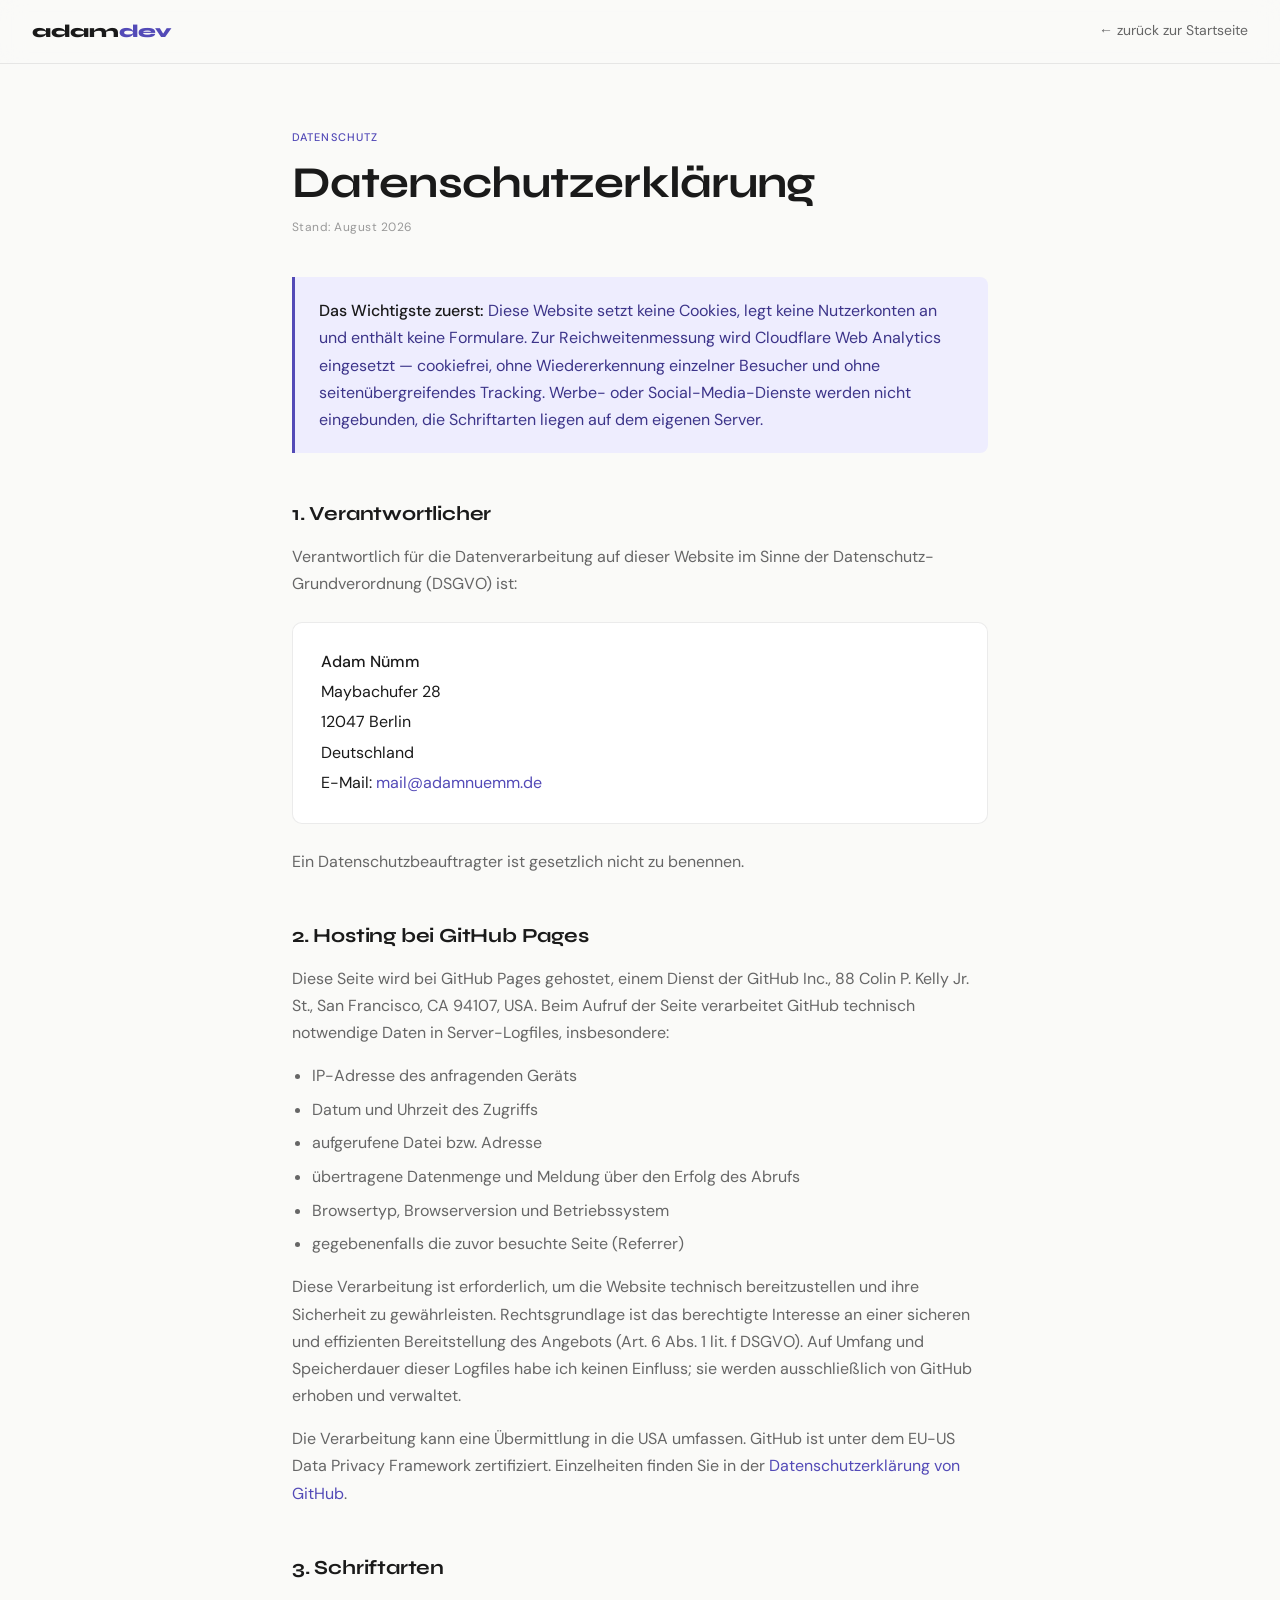
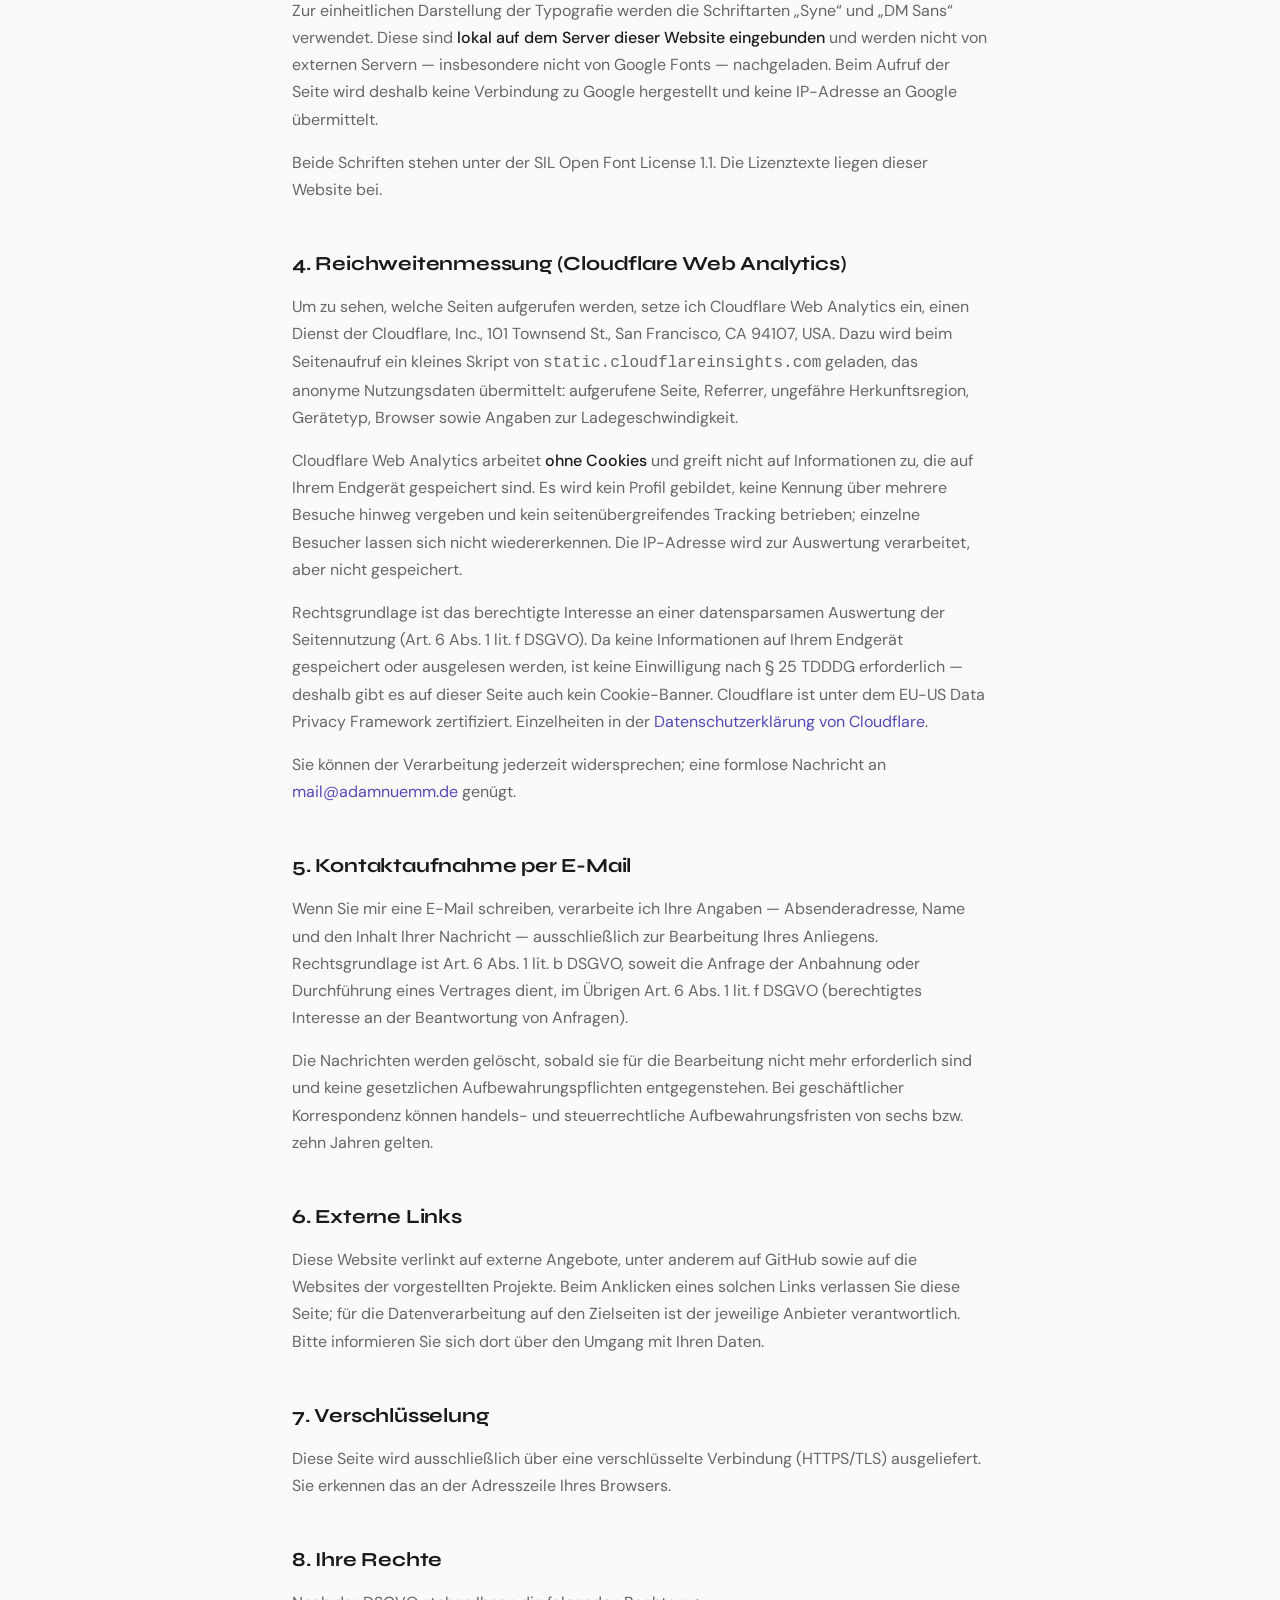
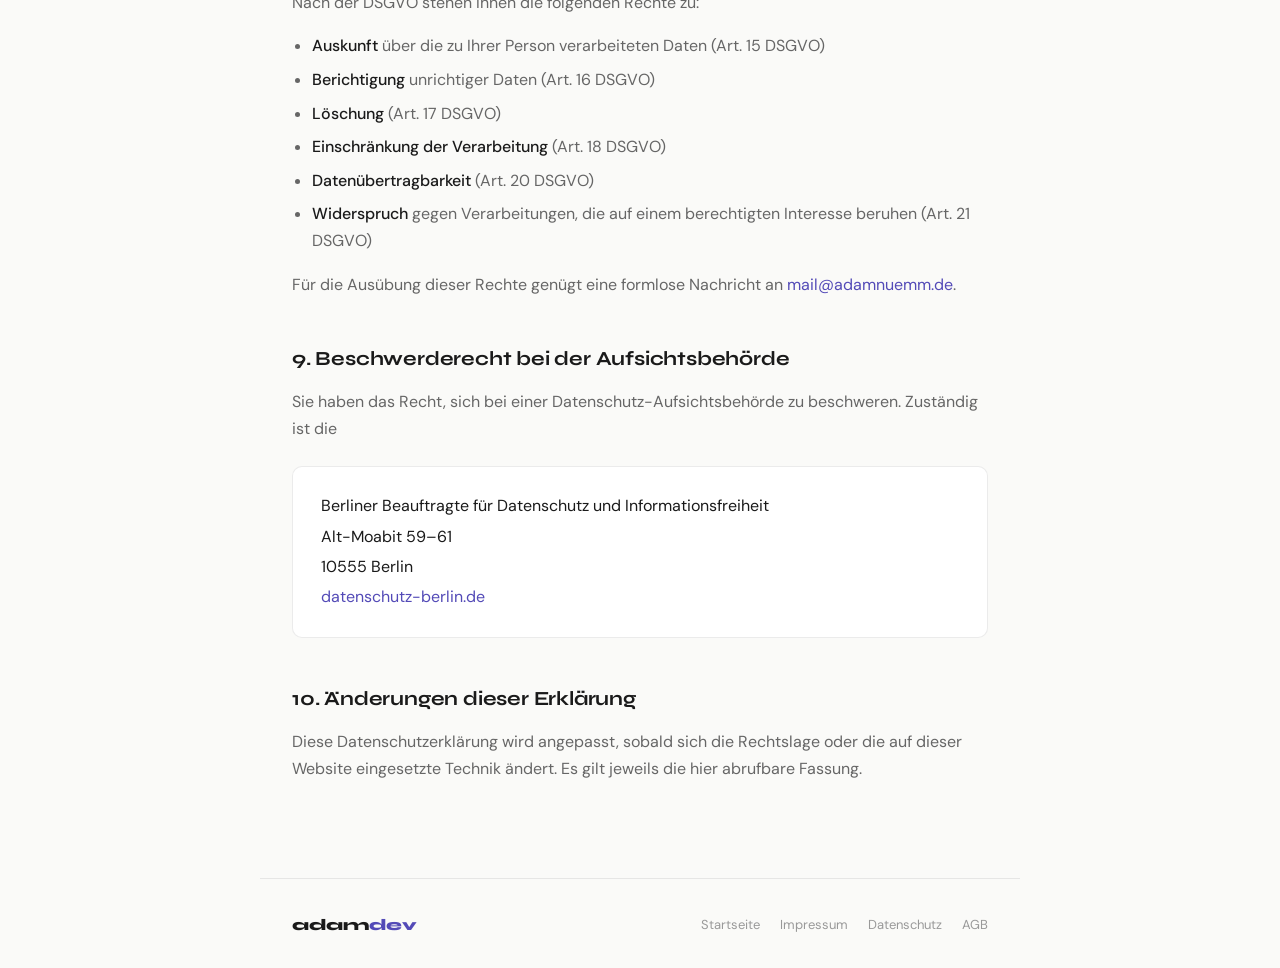
<file: datenschutz.html>
<!DOCTYPE html>
<html lang="de">
<head>
<meta charset="UTF-8" />
<meta name="viewport" content="width=device-width, initial-scale=1.0" />
<title>Datenschutzerklärung — adamdev</title>
<meta name="description" content="Datenschutzerklärung für adamdev: keine Cookies, kein Tracking, keine Analyse-Dienste." />
<meta name="robots" content="index, follow" />
<link rel="canonical" href="https://peterpanonweed.github.io/adamdev/datenschutz.html" />
<meta name="theme-color" content="#534AB7" />
<link rel="icon" href="data:image/svg+xml,%3Csvg%20xmlns%3D%22http%3A//www.w3.org/2000/svg%22%20viewBox%3D%220%200%2032%2032%22%3E%3Crect%20width%3D%2232%22%20height%3D%2232%22%20rx%3D%227%22%20fill%3D%22%23534AB7%22/%3E%3Ctext%20x%3D%2216%22%20y%3D%2223%22%20font-family%3D%22Arial%2Csans-serif%22%20font-size%3D%2220%22%20font-weight%3D%22800%22%20fill%3D%22%23fff%22%20text-anchor%3D%22middle%22%3Ea%3C/text%3E%3C/svg%3E" />
<link rel="preload" href="fonts/syne-latin.woff2" as="font" type="font/woff2" crossorigin />
<link rel="preload" href="fonts/dmsans-latin.woff2" as="font" type="font/woff2" crossorigin />
<link rel="stylesheet" href="fonts.css" />
<link rel="stylesheet" href="legal.css" />

<!-- Cloudflare Web Analytics --><script type="module" src="https://static.cloudflareinsights.com/beacon.min.js" data-cf-beacon='{"token": "98c0cf6b357f46ceb44a4059e5021c60"}'></script><!-- End Cloudflare Web Analytics -->
</head>
<body>

<nav>
<a href="index.html" class="nav-logo">adam<span>dev</span></a>
<a href="index.html" class="nav-back">← zurück zur Startseite</a>
</nav>

<main>
<p class="eyebrow">Datenschutz</p>
<h1>Datenschutzerklärung</h1>
<p class="stand">Stand: August 2026</p>

<div class="note">
<p>
<strong>Das Wichtigste zuerst:</strong> Diese Website setzt keine Cookies, legt
keine Nutzerkonten an und enthält keine Formulare. Zur Reichweitenmessung wird
Cloudflare Web Analytics eingesetzt — cookiefrei, ohne Wiedererkennung einzelner
Besucher und ohne seitenübergreifendes Tracking. Werbe- oder Social-Media-Dienste
werden nicht eingebunden, die Schriftarten liegen auf dem eigenen Server.
</p>
</div>

<h2>1. Verantwortlicher</h2>
<p>
Verantwortlich für die Datenverarbeitung auf dieser Website im Sinne der
Datenschutz-Grundverordnung (DSGVO) ist:
</p>
<div class="card">
<p class="adresse">
<strong>Adam Nümm</strong><br />
Maybachufer 28<br />
12047 Berlin<br />
Deutschland<br />
E-Mail: <a href="mailto:mail@adamnuemm.de">mail@adamnuemm.de</a>
</p>
</div>
<p>
Ein Datenschutzbeauftragter ist gesetzlich nicht zu benennen.
</p>

<h2>2. Hosting bei GitHub Pages</h2>
<p>
Diese Seite wird bei GitHub Pages gehostet, einem Dienst der GitHub Inc.,
88 Colin P. Kelly Jr. St., San Francisco, CA 94107, USA. Beim Aufruf der Seite
verarbeitet GitHub technisch notwendige Daten in Server-Logfiles, insbesondere:
</p>
<ul>
<li>IP-Adresse des anfragenden Geräts</li>
<li>Datum und Uhrzeit des Zugriffs</li>
<li>aufgerufene Datei bzw. Adresse</li>
<li>übertragene Datenmenge und Meldung über den Erfolg des Abrufs</li>
<li>Browsertyp, Browserversion und Betriebssystem</li>
<li>gegebenenfalls die zuvor besuchte Seite (Referrer)</li>
</ul>
<p>
Diese Verarbeitung ist erforderlich, um die Website technisch bereitzustellen und
ihre Sicherheit zu gewährleisten. Rechtsgrundlage ist das berechtigte Interesse
an einer sicheren und effizienten Bereitstellung des Angebots (Art. 6 Abs. 1
lit. f DSGVO). Auf Umfang und Speicherdauer dieser Logfiles habe ich keinen
Einfluss; sie werden ausschließlich von GitHub erhoben und verwaltet.
</p>
<p>
Die Verarbeitung kann eine Übermittlung in die USA umfassen. GitHub ist unter dem
EU-US Data Privacy Framework zertifiziert. Einzelheiten finden Sie in der
<a href="https://docs.github.com/de/site-policy/privacy-policies/github-general-privacy-statement" target="_blank" rel="noopener">Datenschutzerklärung von GitHub</a>.
</p>

<h2>3. Schriftarten</h2>
<p>
Zur einheitlichen Darstellung der Typografie werden die Schriftarten „Syne“ und
„DM Sans“ verwendet. Diese sind <strong>lokal auf dem Server dieser Website
eingebunden</strong> und werden nicht von externen Servern — insbesondere nicht
von Google Fonts — nachgeladen. Beim Aufruf der Seite wird deshalb keine
Verbindung zu Google hergestellt und keine IP-Adresse an Google übermittelt.
</p>
<p>
Beide Schriften stehen unter der SIL Open Font License 1.1. Die Lizenztexte
liegen dieser Website bei.
</p>

<h2>4. Reichweitenmessung (Cloudflare Web Analytics)</h2>
<p>
Um zu sehen, welche Seiten aufgerufen werden, setze ich Cloudflare Web Analytics
ein, einen Dienst der Cloudflare, Inc., 101 Townsend St., San Francisco, CA 94107,
USA. Dazu wird beim Seitenaufruf ein kleines Skript von
<code>static.cloudflareinsights.com</code> geladen, das anonyme Nutzungsdaten
übermittelt: aufgerufene Seite, Referrer, ungefähre Herkunftsregion, Gerätetyp,
Browser sowie Angaben zur Ladegeschwindigkeit.
</p>
<p>
Cloudflare Web Analytics arbeitet <strong>ohne Cookies</strong> und greift nicht
auf Informationen zu, die auf Ihrem Endgerät gespeichert sind. Es wird kein
Profil gebildet, keine Kennung über mehrere Besuche hinweg vergeben und kein
seitenübergreifendes Tracking betrieben; einzelne Besucher lassen sich nicht
wiedererkennen. Die IP-Adresse wird zur Auswertung verarbeitet, aber nicht
gespeichert.
</p>
<p>
Rechtsgrundlage ist das berechtigte Interesse an einer datensparsamen Auswertung
der Seitennutzung (Art. 6 Abs. 1 lit. f DSGVO). Da keine Informationen auf Ihrem
Endgerät gespeichert oder ausgelesen werden, ist keine Einwilligung nach § 25
TDDDG erforderlich — deshalb gibt es auf dieser Seite auch kein Cookie-Banner.
Cloudflare ist unter dem EU-US Data Privacy Framework zertifiziert. Einzelheiten
in der
<a href="https://www.cloudflare.com/privacypolicy/" target="_blank" rel="noopener">Datenschutzerklärung von Cloudflare</a>.
</p>
<p>
Sie können der Verarbeitung jederzeit widersprechen; eine formlose Nachricht an
<a href="mailto:mail@adamnuemm.de">mail@adamnuemm.de</a> genügt.
</p>

<h2>5. Kontaktaufnahme per E-Mail</h2>
<p>
Wenn Sie mir eine E-Mail schreiben, verarbeite ich Ihre Angaben — Absenderadresse,
Name und den Inhalt Ihrer Nachricht — ausschließlich zur Bearbeitung Ihres
Anliegens. Rechtsgrundlage ist Art. 6 Abs. 1 lit. b DSGVO, soweit die Anfrage der
Anbahnung oder Durchführung eines Vertrages dient, im Übrigen Art. 6 Abs. 1
lit. f DSGVO (berechtigtes Interesse an der Beantwortung von Anfragen).
</p>
<p>
Die Nachrichten werden gelöscht, sobald sie für die Bearbeitung nicht mehr
erforderlich sind und keine gesetzlichen Aufbewahrungspflichten entgegenstehen.
Bei geschäftlicher Korrespondenz können handels- und steuerrechtliche
Aufbewahrungsfristen von sechs bzw. zehn Jahren gelten.
</p>

<h2>6. Externe Links</h2>
<p>
Diese Website verlinkt auf externe Angebote, unter anderem auf GitHub sowie auf
die Websites der vorgestellten Projekte. Beim Anklicken eines solchen Links
verlassen Sie diese Seite; für die Datenverarbeitung auf den Zielseiten ist der
jeweilige Anbieter verantwortlich. Bitte informieren Sie sich dort über den
Umgang mit Ihren Daten.
</p>

<h2>7. Verschlüsselung</h2>
<p>
Diese Seite wird ausschließlich über eine verschlüsselte Verbindung (HTTPS/TLS)
ausgeliefert. Sie erkennen das an der Adresszeile Ihres Browsers.
</p>

<h2>8. Ihre Rechte</h2>
<p>Nach der DSGVO stehen Ihnen die folgenden Rechte zu:</p>
<ul>
<li><strong>Auskunft</strong> über die zu Ihrer Person verarbeiteten Daten (Art. 15 DSGVO)</li>
<li><strong>Berichtigung</strong> unrichtiger Daten (Art. 16 DSGVO)</li>
<li><strong>Löschung</strong> (Art. 17 DSGVO)</li>
<li><strong>Einschränkung der Verarbeitung</strong> (Art. 18 DSGVO)</li>
<li><strong>Datenübertragbarkeit</strong> (Art. 20 DSGVO)</li>
<li><strong>Widerspruch</strong> gegen Verarbeitungen, die auf einem berechtigten Interesse beruhen (Art. 21 DSGVO)</li>
</ul>
<p>
Für die Ausübung dieser Rechte genügt eine formlose Nachricht an
<a href="mailto:mail@adamnuemm.de">mail@adamnuemm.de</a>.
</p>

<h2>9. Beschwerderecht bei der Aufsichtsbehörde</h2>
<p>
Sie haben das Recht, sich bei einer Datenschutz-Aufsichtsbehörde zu beschweren.
Zuständig ist die
</p>
<div class="card">
<p class="adresse">
Berliner Beauftragte für Datenschutz und Informationsfreiheit<br />
Alt-Moabit 59–61<br />
10555 Berlin<br />
<a href="https://www.datenschutz-berlin.de" target="_blank" rel="noopener">datenschutz-berlin.de</a>
</p>
</div>

<h2>10. Änderungen dieser Erklärung</h2>
<p>
Diese Datenschutzerklärung wird angepasst, sobald sich die Rechtslage oder die
auf dieser Website eingesetzte Technik ändert. Es gilt jeweils die hier
abrufbare Fassung.
</p>
</main>

<footer>
<a href="index.html" class="footer-logo">adam<span>dev</span></a>
<div class="footer-links">
<a href="index.html">Startseite</a>
<a href="impressum.html">Impressum</a>
<a href="datenschutz.html">Datenschutz</a>
<a href="agb.html">AGB</a>
</div>
</footer>

</body>
</html>
</file>
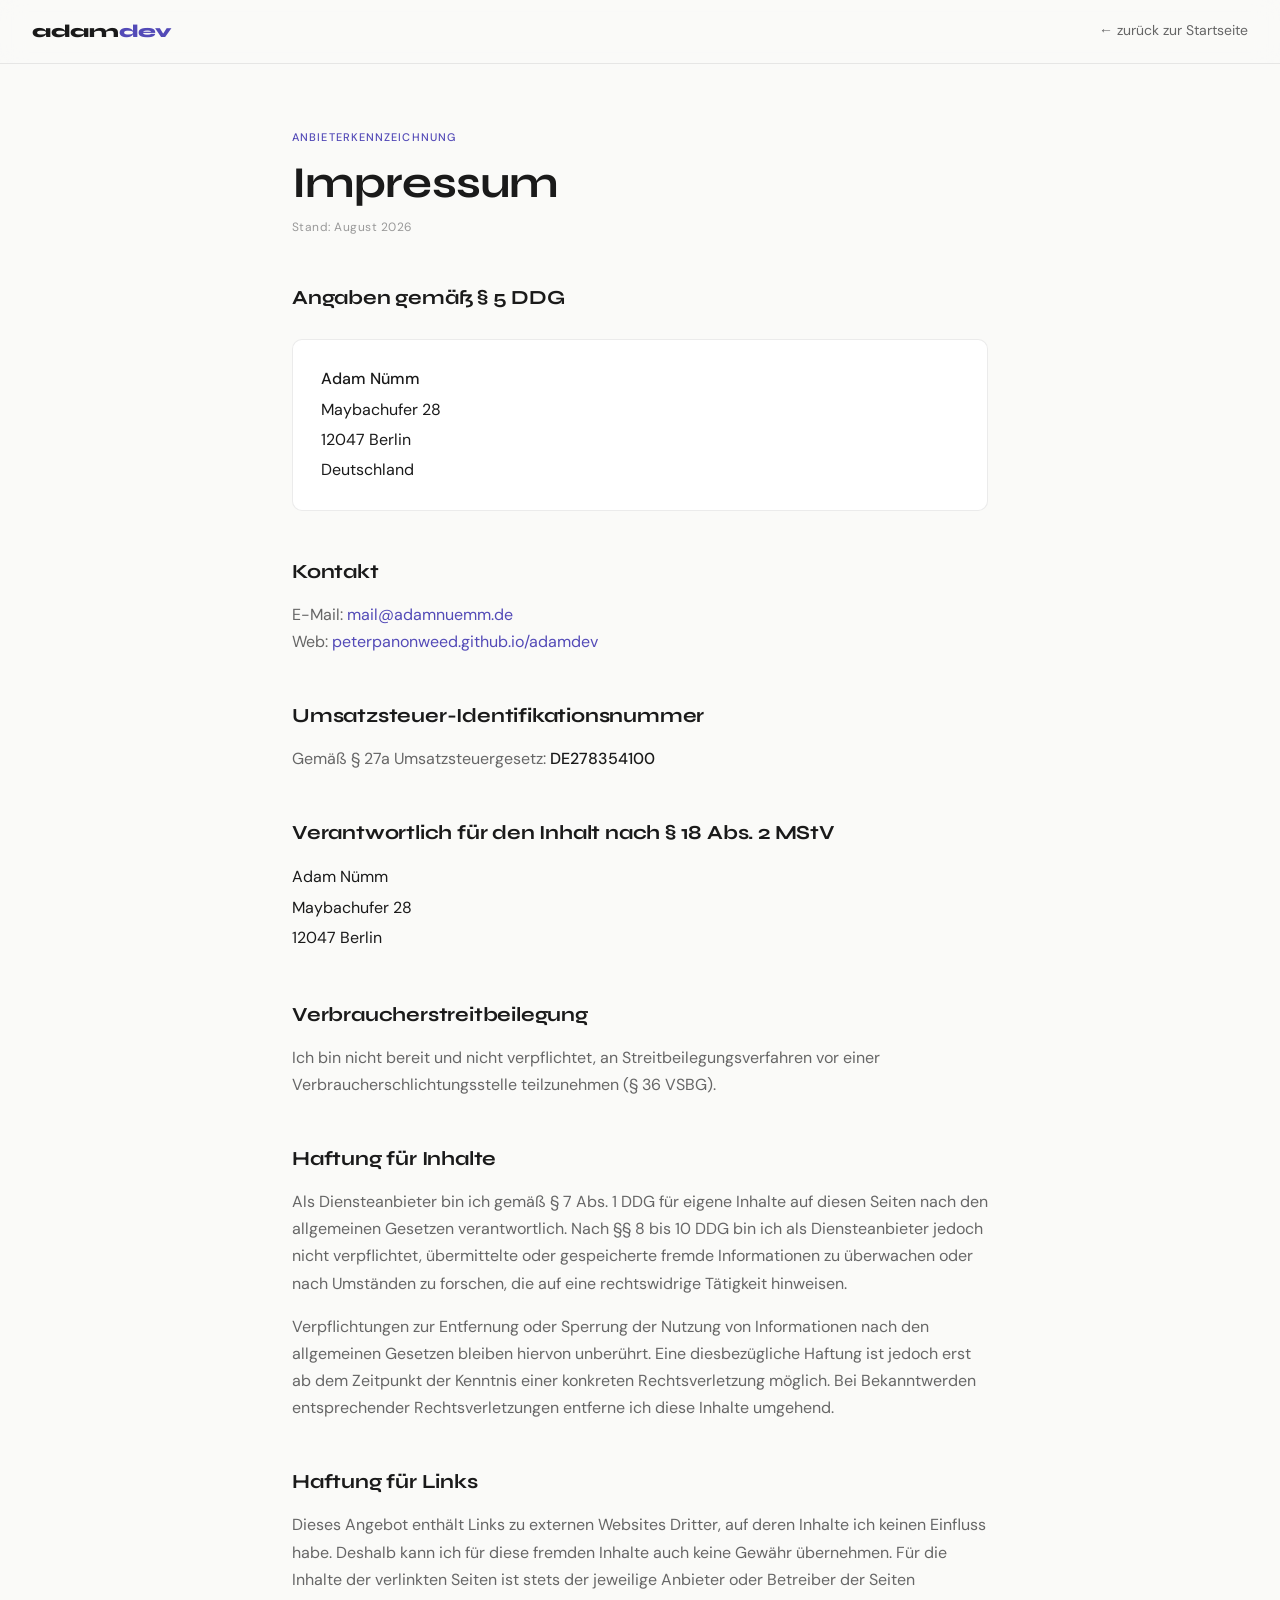
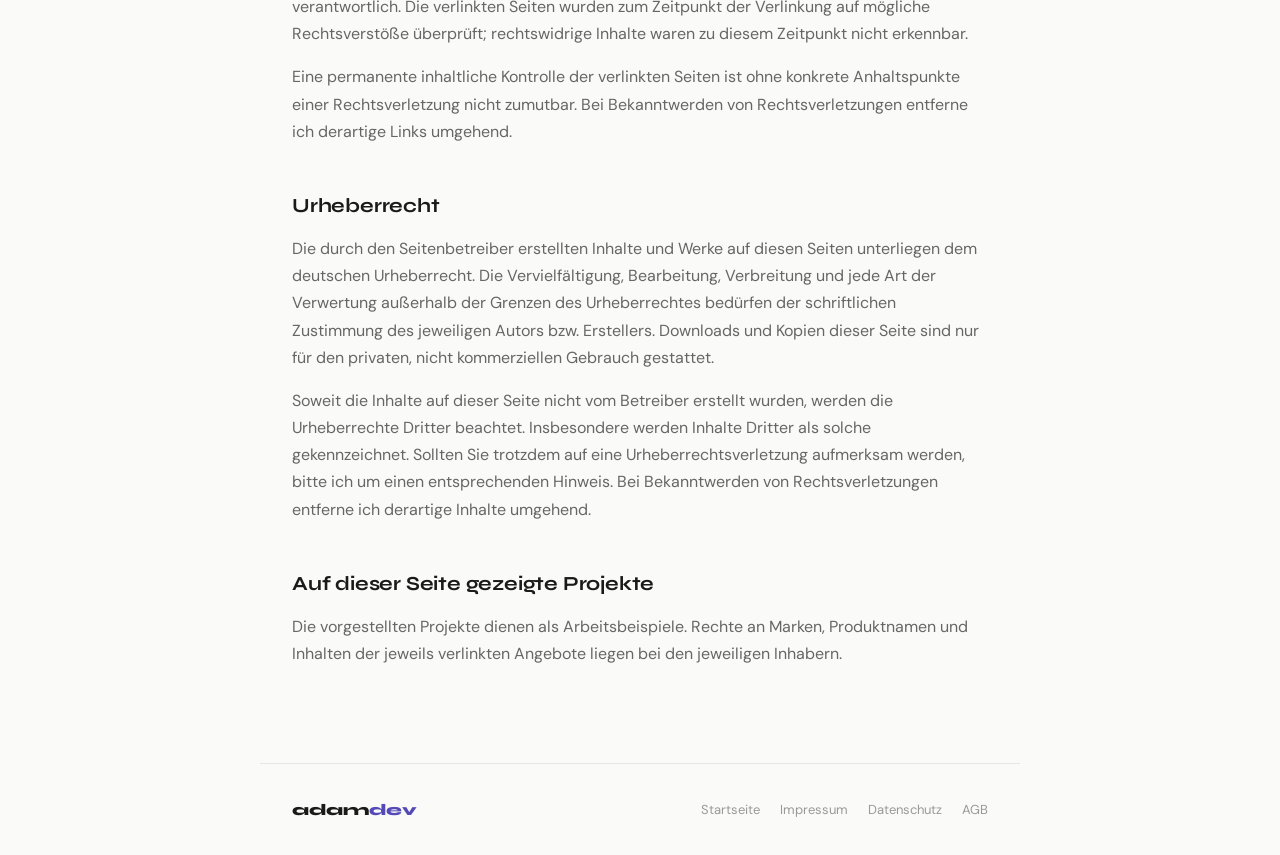
<file: impressum.html>
<!DOCTYPE html>
<html lang="de">
<head>
<meta charset="UTF-8" />
<meta name="viewport" content="width=device-width, initial-scale=1.0" />
<title>Impressum — adamdev</title>
<meta name="description" content="Impressum und Anbieterkennzeichnung nach § 5 DDG für adamdev — Adam Nümm, Berlin." />
<meta name="robots" content="index, follow" />
<link rel="canonical" href="https://peterpanonweed.github.io/adamdev/impressum.html" />
<meta name="theme-color" content="#534AB7" />
<link rel="icon" href="data:image/svg+xml,%3Csvg%20xmlns%3D%22http%3A//www.w3.org/2000/svg%22%20viewBox%3D%220%200%2032%2032%22%3E%3Crect%20width%3D%2232%22%20height%3D%2232%22%20rx%3D%227%22%20fill%3D%22%23534AB7%22/%3E%3Ctext%20x%3D%2216%22%20y%3D%2223%22%20font-family%3D%22Arial%2Csans-serif%22%20font-size%3D%2220%22%20font-weight%3D%22800%22%20fill%3D%22%23fff%22%20text-anchor%3D%22middle%22%3Ea%3C/text%3E%3C/svg%3E" />
<link rel="preload" href="fonts/syne-latin.woff2" as="font" type="font/woff2" crossorigin />
<link rel="preload" href="fonts/dmsans-latin.woff2" as="font" type="font/woff2" crossorigin />
<link rel="stylesheet" href="fonts.css" />
<link rel="stylesheet" href="legal.css" />

<!-- Cloudflare Web Analytics --><script type="module" src="https://static.cloudflareinsights.com/beacon.min.js" data-cf-beacon='{"token": "98c0cf6b357f46ceb44a4059e5021c60"}'></script><!-- End Cloudflare Web Analytics -->
</head>
<body>

<nav>
<a href="index.html" class="nav-logo">adam<span>dev</span></a>
<a href="index.html" class="nav-back">← zurück zur Startseite</a>
</nav>

<main>
<p class="eyebrow">Anbieterkennzeichnung</p>
<h1>Impressum</h1>
<p class="stand">Stand: August 2026</p>

<h2>Angaben gemäß § 5 DDG</h2>
<div class="card">
<p class="adresse">
<strong>Adam Nümm</strong><br />
Maybachufer 28<br />
12047 Berlin<br />
Deutschland
</p>
</div>

<h2>Kontakt</h2>
<p>
E-Mail: <a href="mailto:mail@adamnuemm.de">mail@adamnuemm.de</a><br />
Web: <a href="https://peterpanonweed.github.io/adamdev/">peterpanonweed.github.io/adamdev</a>
</p>

<h2>Umsatzsteuer-Identifikationsnummer</h2>
<p>Gemäß § 27a Umsatzsteuergesetz: <strong>DE278354100</strong></p>

<h2>Verantwortlich für den Inhalt nach § 18 Abs. 2 MStV</h2>
<p class="adresse">
Adam Nümm<br />
Maybachufer 28<br />
12047 Berlin
</p>

<h2>Verbraucherstreitbeilegung</h2>
<p>
Ich bin nicht bereit und nicht verpflichtet, an Streitbeilegungsverfahren vor
einer Verbraucherschlichtungsstelle teilzunehmen (§ 36 VSBG).
</p>

<h2>Haftung für Inhalte</h2>
<p>
Als Diensteanbieter bin ich gemäß § 7 Abs. 1 DDG für eigene Inhalte auf diesen
Seiten nach den allgemeinen Gesetzen verantwortlich. Nach §§ 8 bis 10 DDG bin ich
als Diensteanbieter jedoch nicht verpflichtet, übermittelte oder gespeicherte
fremde Informationen zu überwachen oder nach Umständen zu forschen, die auf eine
rechtswidrige Tätigkeit hinweisen.
</p>
<p>
Verpflichtungen zur Entfernung oder Sperrung der Nutzung von Informationen nach
den allgemeinen Gesetzen bleiben hiervon unberührt. Eine diesbezügliche Haftung
ist jedoch erst ab dem Zeitpunkt der Kenntnis einer konkreten Rechtsverletzung
möglich. Bei Bekanntwerden entsprechender Rechtsverletzungen entferne ich diese
Inhalte umgehend.
</p>

<h2>Haftung für Links</h2>
<p>
Dieses Angebot enthält Links zu externen Websites Dritter, auf deren Inhalte ich
keinen Einfluss habe. Deshalb kann ich für diese fremden Inhalte auch keine
Gewähr übernehmen. Für die Inhalte der verlinkten Seiten ist stets der jeweilige
Anbieter oder Betreiber der Seiten verantwortlich. Die verlinkten Seiten wurden
zum Zeitpunkt der Verlinkung auf mögliche Rechtsverstöße überprüft; rechtswidrige
Inhalte waren zu diesem Zeitpunkt nicht erkennbar.
</p>
<p>
Eine permanente inhaltliche Kontrolle der verlinkten Seiten ist ohne konkrete
Anhaltspunkte einer Rechtsverletzung nicht zumutbar. Bei Bekanntwerden von
Rechtsverletzungen entferne ich derartige Links umgehend.
</p>

<h2>Urheberrecht</h2>
<p>
Die durch den Seitenbetreiber erstellten Inhalte und Werke auf diesen Seiten
unterliegen dem deutschen Urheberrecht. Die Vervielfältigung, Bearbeitung,
Verbreitung und jede Art der Verwertung außerhalb der Grenzen des Urheberrechtes
bedürfen der schriftlichen Zustimmung des jeweiligen Autors bzw. Erstellers.
Downloads und Kopien dieser Seite sind nur für den privaten, nicht kommerziellen
Gebrauch gestattet.
</p>
<p>
Soweit die Inhalte auf dieser Seite nicht vom Betreiber erstellt wurden, werden
die Urheberrechte Dritter beachtet. Insbesondere werden Inhalte Dritter als
solche gekennzeichnet. Sollten Sie trotzdem auf eine Urheberrechtsverletzung
aufmerksam werden, bitte ich um einen entsprechenden Hinweis. Bei Bekanntwerden
von Rechtsverletzungen entferne ich derartige Inhalte umgehend.
</p>

<h2>Auf dieser Seite gezeigte Projekte</h2>
<p>
Die vorgestellten Projekte dienen als Arbeitsbeispiele. Rechte an Marken,
Produktnamen und Inhalten der jeweils verlinkten Angebote liegen bei den
jeweiligen Inhabern.
</p>
</main>

<footer>
<a href="index.html" class="footer-logo">adam<span>dev</span></a>
<div class="footer-links">
<a href="index.html">Startseite</a>
<a href="impressum.html">Impressum</a>
<a href="datenschutz.html">Datenschutz</a>
<a href="agb.html">AGB</a>
</div>
</footer>

</body>
</html>
</file>
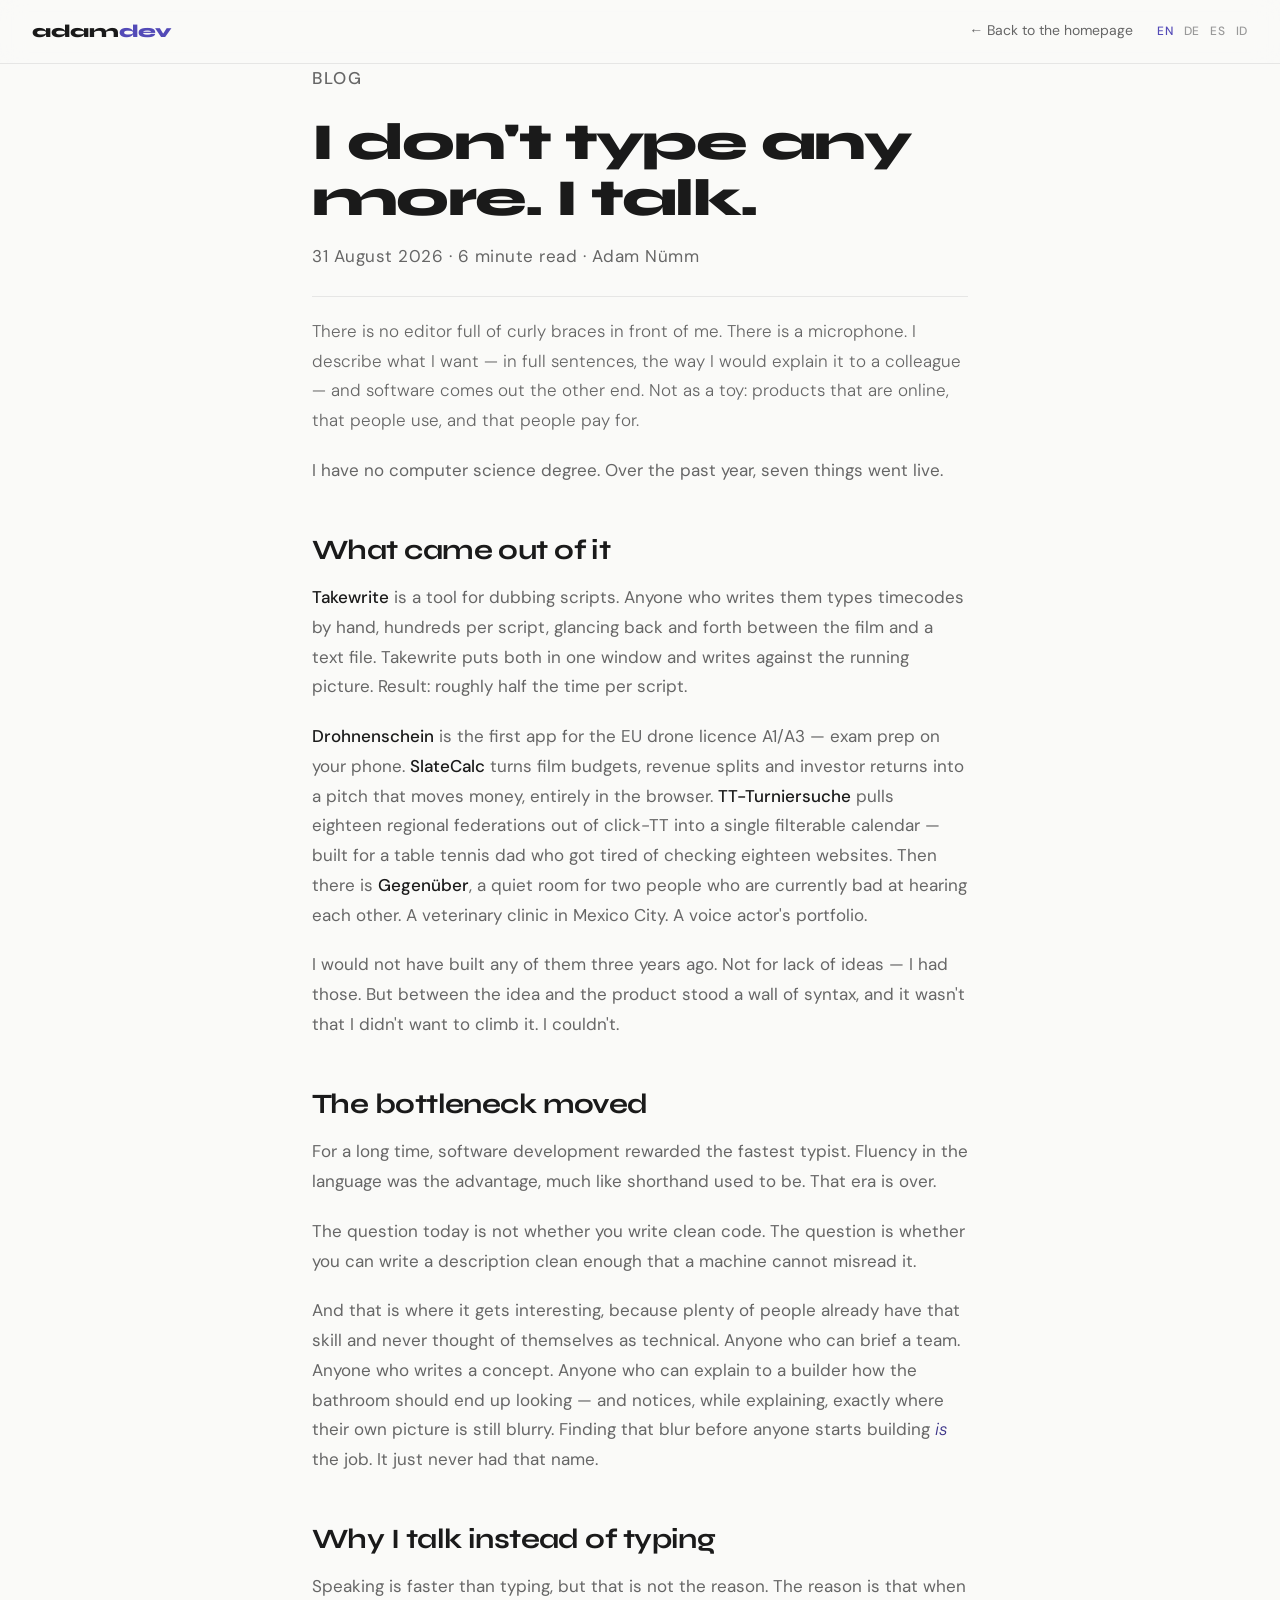
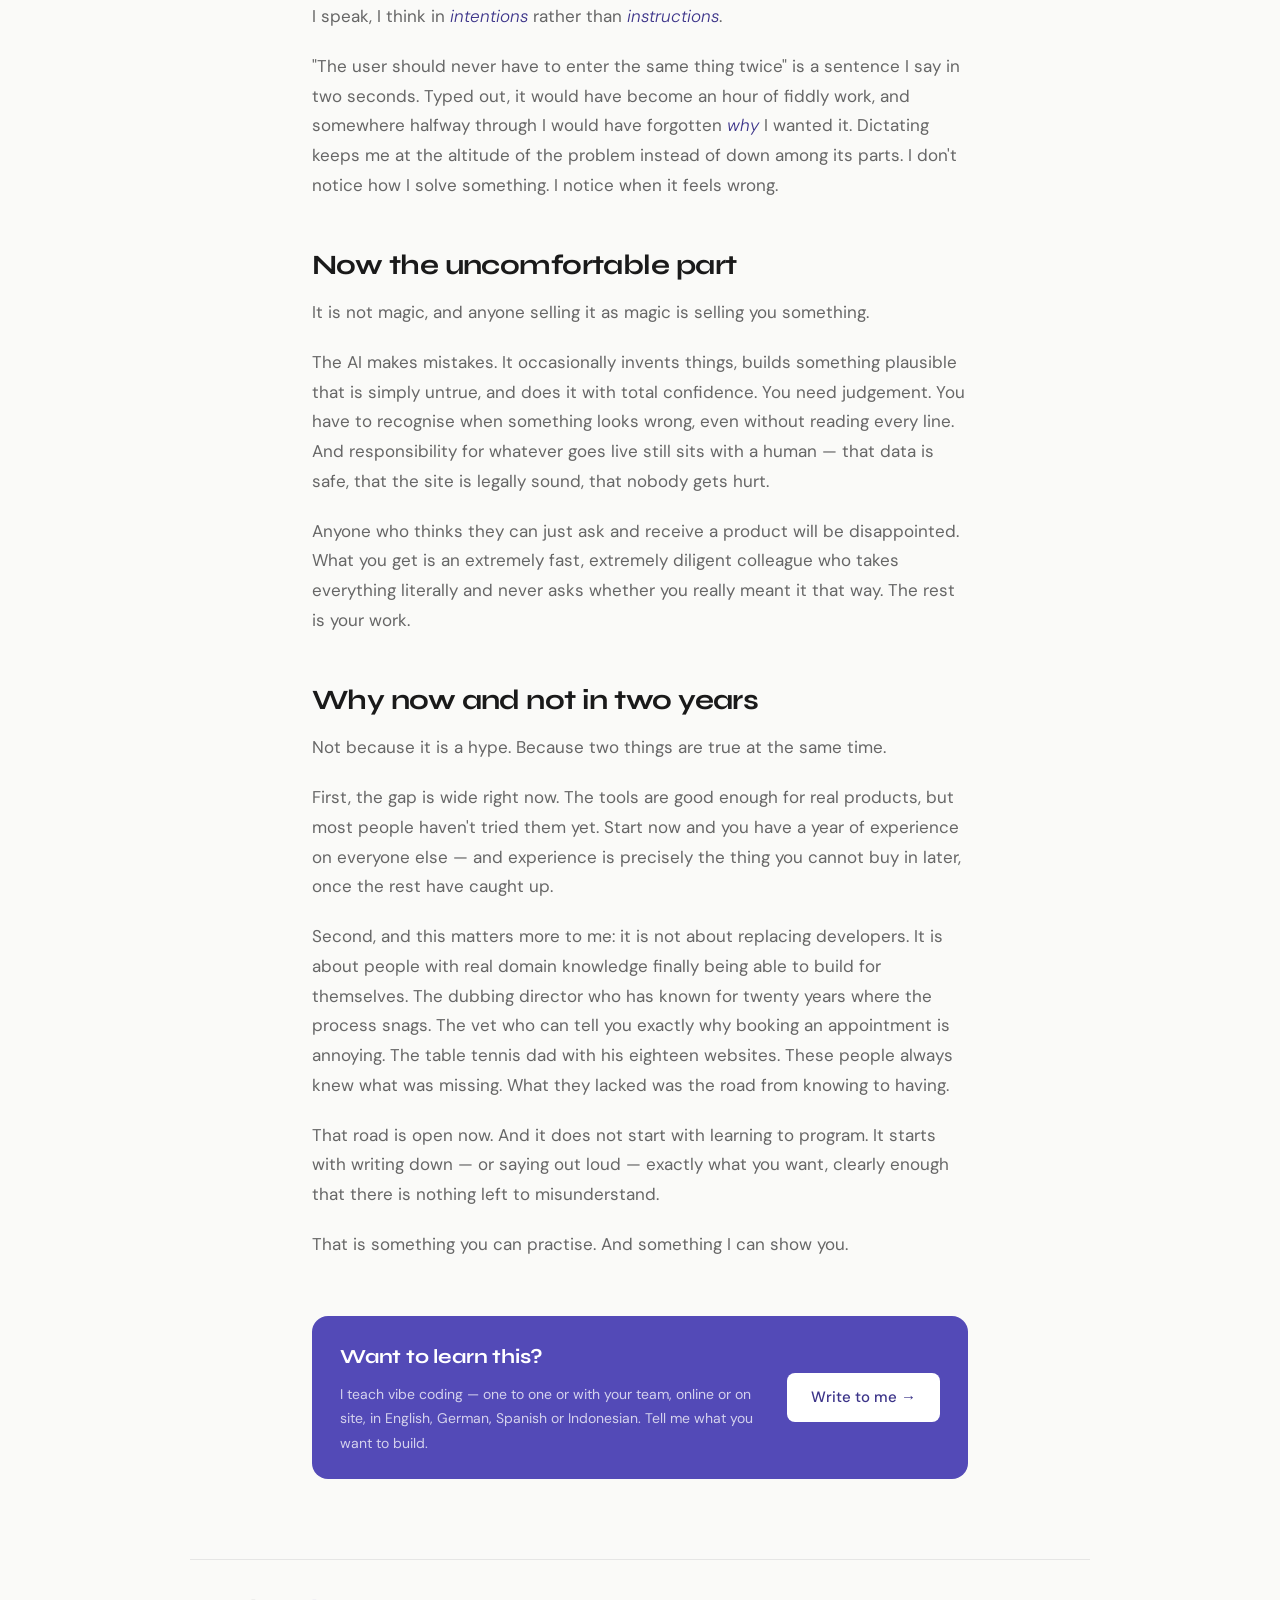
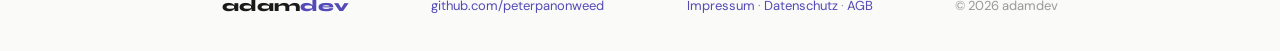
<file: blog/vibe-coding.html>
<!DOCTYPE html>
<html lang="en">
<head>
<meta charset="UTF-8" />
<meta name="viewport" content="width=device-width, initial-scale=1.0" />
<title>I don't type any more. I talk. — adamdev</title>
<meta name="description" content="Seven web products in a year, dictated into a microphone instead of typed. What vibe coding actually changes, where it runs into limits, and why waiting costs more than starting." />
<link rel="canonical" href="https://peterpanonweed.github.io/adamdev/blog/vibe-coding.html" />
<link rel="alternate" hreflang="en" href="https://peterpanonweed.github.io/adamdev/blog/vibe-coding.html" />
<link rel="alternate" hreflang="de" href="https://peterpanonweed.github.io/adamdev/de/blog/vibe-coding.html" />
<link rel="alternate" hreflang="es" href="https://peterpanonweed.github.io/adamdev/es/blog/vibe-coding.html" />
<link rel="alternate" hreflang="id" href="https://peterpanonweed.github.io/adamdev/id/blog/vibe-coding.html" />
<link rel="alternate" hreflang="x-default" href="https://peterpanonweed.github.io/adamdev/blog/vibe-coding.html" />
<meta name="theme-color" content="#534AB7" />
<meta name="author" content="Adam Nümm" />
<meta property="og:type" content="article" />
<meta property="og:site_name" content="adamdev" />
<meta property="og:locale" content="en_US" />
<meta property="og:url" content="https://peterpanonweed.github.io/adamdev/blog/vibe-coding.html" />
<meta property="og:title" content="I don't type any more. I talk." />
<meta property="og:description" content="Seven web products in a year, dictated into a microphone instead of typed. What vibe coding actually changes, where it runs into limits, and why waiting costs more than starting." />
<meta property="og:image" content="https://peterpanonweed.github.io/adamdev/og-image.jpg" />
<meta property="article:published_time" content="2026-08-31" />
<meta property="article:author" content="Adam Nümm" />
<meta name="twitter:card" content="summary_large_image" />
<meta name="twitter:title" content="I don't type any more. I talk." />
<meta name="twitter:description" content="Seven web products in a year, dictated into a microphone instead of typed. What vibe coding actually changes, where it runs into limits, and why waiting costs more than starting." />
<meta name="twitter:image" content="https://peterpanonweed.github.io/adamdev/og-image.jpg" />
<link rel="icon" href="data:image/svg+xml,%3Csvg%20xmlns%3D%22http%3A//www.w3.org/2000/svg%22%20viewBox%3D%220%200%2032%2032%22%3E%3Crect%20width%3D%2232%22%20height%3D%2232%22%20rx%3D%227%22%20fill%3D%22%23534AB7%22/%3E%3Ctext%20x%3D%2216%22%20y%3D%2223%22%20font-family%3D%22Arial%2Csans-serif%22%20font-size%3D%2220%22%20font-weight%3D%22800%22%20fill%3D%22%23fff%22%20text-anchor%3D%22middle%22%3Ea%3C/text%3E%3C/svg%3E" />
<link rel="preload" href="../fonts/syne-latin.woff2" as="font" type="font/woff2" crossorigin />
<link rel="preload" href="../fonts/dmsans-latin.woff2" as="font" type="font/woff2" crossorigin />
<link rel="stylesheet" href="../fonts.css" />
<link rel="stylesheet" href="../site.css" />
<script type="application/ld+json">
{
  "@context": "https://schema.org",
  "@type": "BlogPosting",
  "headline": "I don't type any more. I talk.",
  "description": "Seven web products in a year, dictated into a microphone instead of typed. What vibe coding actually changes, where it runs into limits, and why waiting costs more than starting.",
  "inLanguage": "en",
  "datePublished": "2026-08-31",
  "dateModified": "2026-08-31",
  "mainEntityOfPage": {"@type": "WebPage", "@id": "https://peterpanonweed.github.io/adamdev/blog/vibe-coding.html"},
  "image": "https://peterpanonweed.github.io/adamdev/og-image.jpg",
  "author": {"@type": "Person", "name": "Adam Nümm", "url": "https://peterpanonweed.github.io/adamdev/"},
  "publisher": {"@type": "Person", "name": "Adam Nümm", "url": "https://peterpanonweed.github.io/adamdev/"}
}
</script>
<!-- Cloudflare Web Analytics --><script type="module" src="https://static.cloudflareinsights.com/beacon.min.js" data-cf-beacon='{"token": "98c0cf6b357f46ceb44a4059e5021c60"}'></script><!-- End Cloudflare Web Analytics -->
</head>
<body>
<nav>
<a href="../index.html" class="nav-logo">adam<span>dev</span></a>
<div class="nav-right">
<a href="../index.html" class="nav-back">← Back to the homepage</a>
<div class="nav-lang"><a href="vibe-coding.html" hreflang="en" lang="en" class="aktiv" title="English">EN</a><a href="../de/blog/vibe-coding.html" hreflang="de" lang="de" title="Deutsch">DE</a><a href="../es/blog/vibe-coding.html" hreflang="es" lang="es" title="Espanol">ES</a><a href="../id/blog/vibe-coding.html" hreflang="id" lang="id" title="Indonesia">ID</a></div>
</div>
</nav>

<article class="artikel">
<p class="eyebrow">Blog</p>
<h1 class="artikel-titel">I don't type any more. I talk.</h1>
<p class="artikel-meta"><time datetime="2026-08-31">31 August 2026</time> · 6 minute read · Adam Nümm</p>

<p class="artikel-lead">There is no editor full of curly braces in front of me. There is a microphone. I describe what I want — in full sentences, the way I would explain it to a colleague — and software comes out the other end. Not as a toy: products that are online, that people use, and that people pay for.</p>

<p>I have no computer science degree. Over the past year, seven things went live.</p>

<h2>What came out of it</h2>

<p><strong>Takewrite</strong> is a tool for dubbing scripts. Anyone who writes them types timecodes by hand, hundreds per script, glancing back and forth between the film and a text file. Takewrite puts both in one window and writes against the running picture. Result: roughly half the time per script.</p>

<p><strong>Drohnenschein</strong> is the first app for the EU drone licence A1/A3 — exam prep on your phone. <strong>SlateCalc</strong> turns film budgets, revenue splits and investor returns into a pitch that moves money, entirely in the browser. <strong>TT-Turniersuche</strong> pulls eighteen regional federations out of click-TT into a single filterable calendar — built for a table tennis dad who got tired of checking eighteen websites. Then there is <strong>Gegenüber</strong>, a quiet room for two people who are currently bad at hearing each other. A veterinary clinic in Mexico City. A voice actor's portfolio.</p>

<p>I would not have built any of them three years ago. Not for lack of ideas — I had those. But between the idea and the product stood a wall of syntax, and it wasn't that I didn't want to climb it. I couldn't.</p>

<h2>The bottleneck moved</h2>

<p>For a long time, software development rewarded the fastest typist. Fluency in the language was the advantage, much like shorthand used to be. That era is over.</p>

<p>The question today is not whether you write clean code. The question is whether you can write a description clean enough that a machine cannot misread it.</p>

<p>And that is where it gets interesting, because plenty of people already have that skill and never thought of themselves as technical. Anyone who can brief a team. Anyone who writes a concept. Anyone who can explain to a builder how the bathroom should end up looking — and notices, while explaining, exactly where their own picture is still blurry. Finding that blur before anyone starts building <em>is</em> the job. It just never had that name.</p>

<h2>Why I talk instead of typing</h2>

<p>Speaking is faster than typing, but that is not the reason. The reason is that when I speak, I think in <em>intentions</em> rather than <em>instructions</em>.</p>

<p>"The user should never have to enter the same thing twice" is a sentence I say in two seconds. Typed out, it would have become an hour of fiddly work, and somewhere halfway through I would have forgotten <em>why</em> I wanted it. Dictating keeps me at the altitude of the problem instead of down among its parts. I don't notice how I solve something. I notice when it feels wrong.</p>

<h2>Now the uncomfortable part</h2>

<p>It is not magic, and anyone selling it as magic is selling you something.</p>

<p>The AI makes mistakes. It occasionally invents things, builds something plausible that is simply untrue, and does it with total confidence. You need judgement. You have to recognise when something looks wrong, even without reading every line. And responsibility for whatever goes live still sits with a human — that data is safe, that the site is legally sound, that nobody gets hurt.</p>

<p>Anyone who thinks they can just ask and receive a product will be disappointed. What you get is an extremely fast, extremely diligent colleague who takes everything literally and never asks whether you really meant it that way. The rest is your work.</p>

<h2>Why now and not in two years</h2>

<p>Not because it is a hype. Because two things are true at the same time.</p>

<p>First, the gap is wide right now. The tools are good enough for real products, but most people haven't tried them yet. Start now and you have a year of experience on everyone else — and experience is precisely the thing you cannot buy in later, once the rest have caught up.</p>

<p>Second, and this matters more to me: it is not about replacing developers. It is about people with real domain knowledge finally being able to build for themselves. The dubbing director who has known for twenty years where the process snags. The vet who can tell you exactly why booking an appointment is annoying. The table tennis dad with his eighteen websites. These people always knew what was missing. What they lacked was the road from knowing to having.</p>

<p>That road is open now. And it does not start with learning to program. It starts with writing down — or saying out loud — exactly what you want, clearly enough that there is nothing left to misunderstand.</p>

<p>That is something you can practise. And something I can show you.</p>

<div class="banderole">
<div class="banderole-text">
<h3>Want to learn this?</h3>
<p>I teach vibe coding — one to one or with your team, online or on site, in English, German, Spanish or Indonesian. Tell me what you want to build.</p>
</div>
<a href="mailto:mail@adamnuemm.de?subject=Vibe%20coding%20course" class="banderole-cta">Write to me →</a>
</div>
</article>

<footer>
<a href="../index.html" class="footer-logo">adam<span>dev</span></a>
<p><a href="https://github.com/peterpanonweed" target="_blank" rel="noopener">github.com/peterpanonweed</a></p>
<p><a href="../impressum.html">Impressum</a> · <a href="../datenschutz.html">Datenschutz</a> · <a href="../agb.html">AGB</a></p>
<p>© 2026 adamdev</p>
</footer>
</body>
</html>
</file>
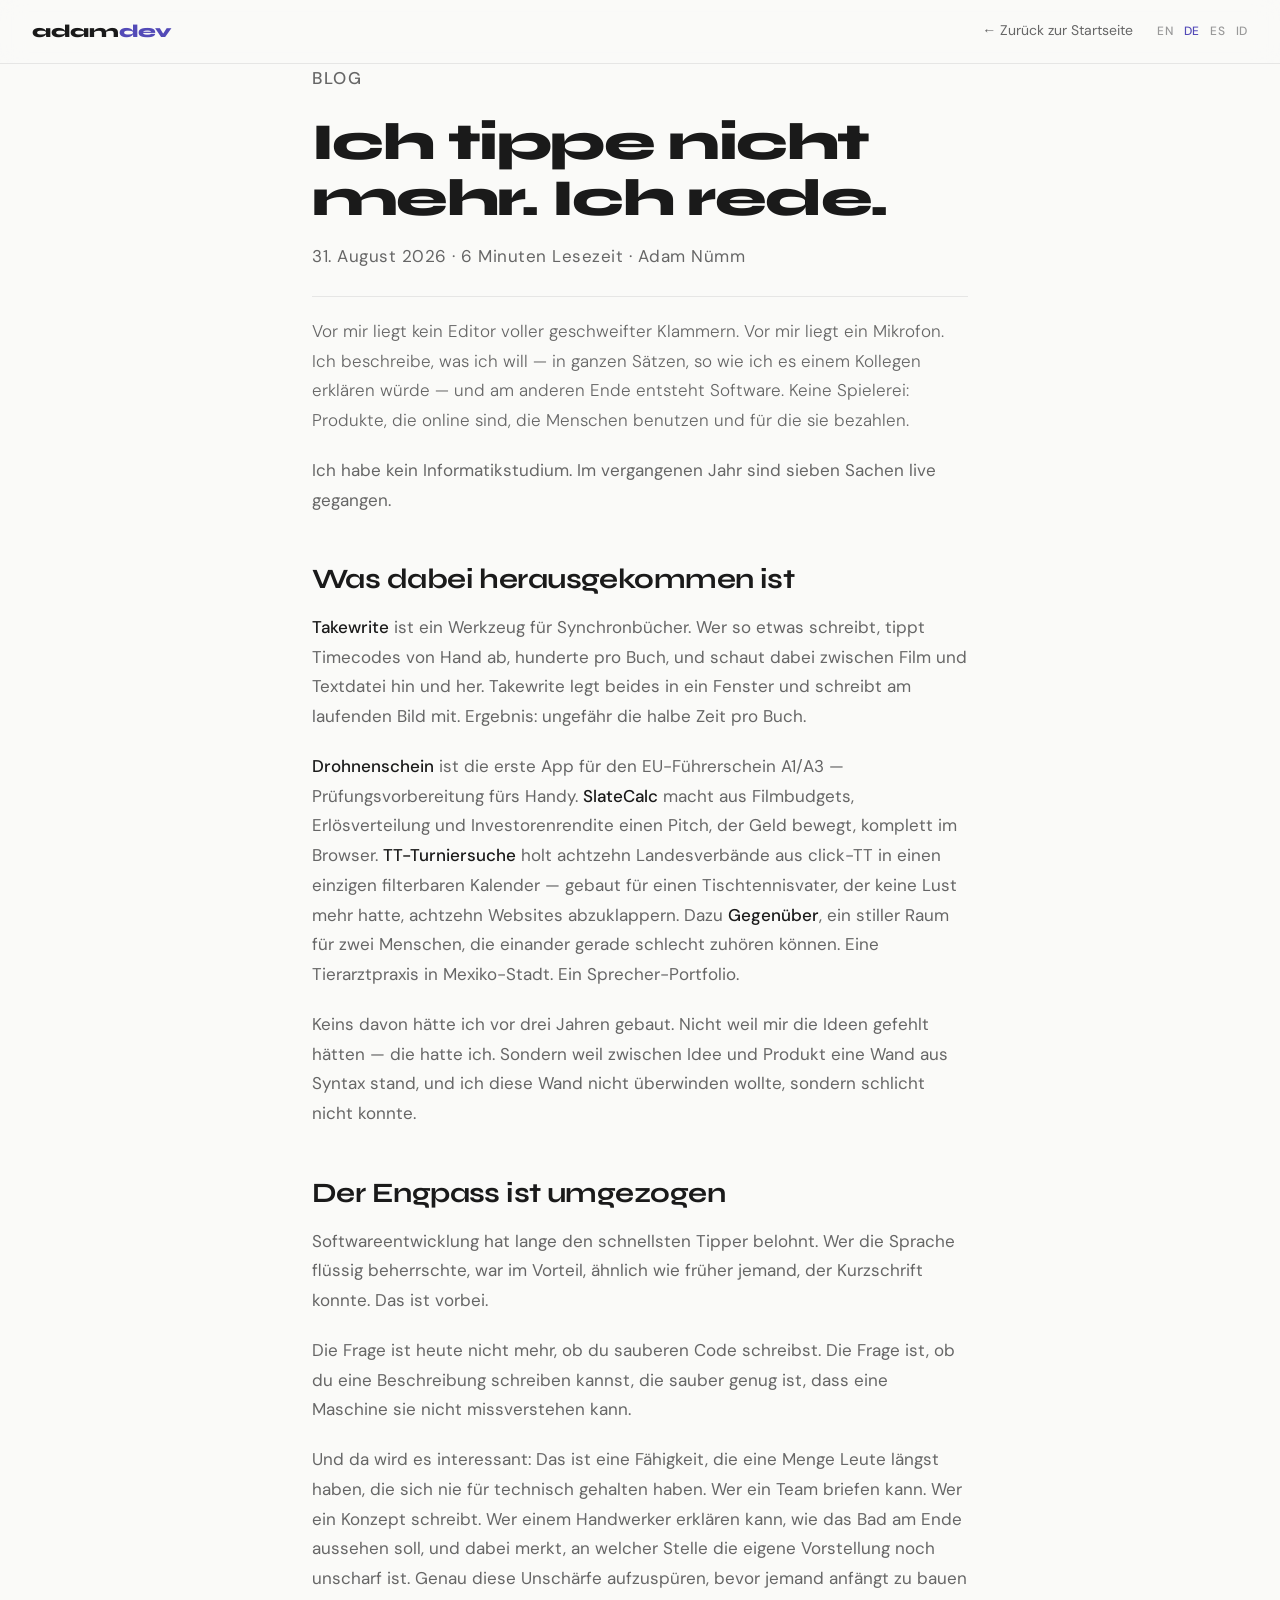
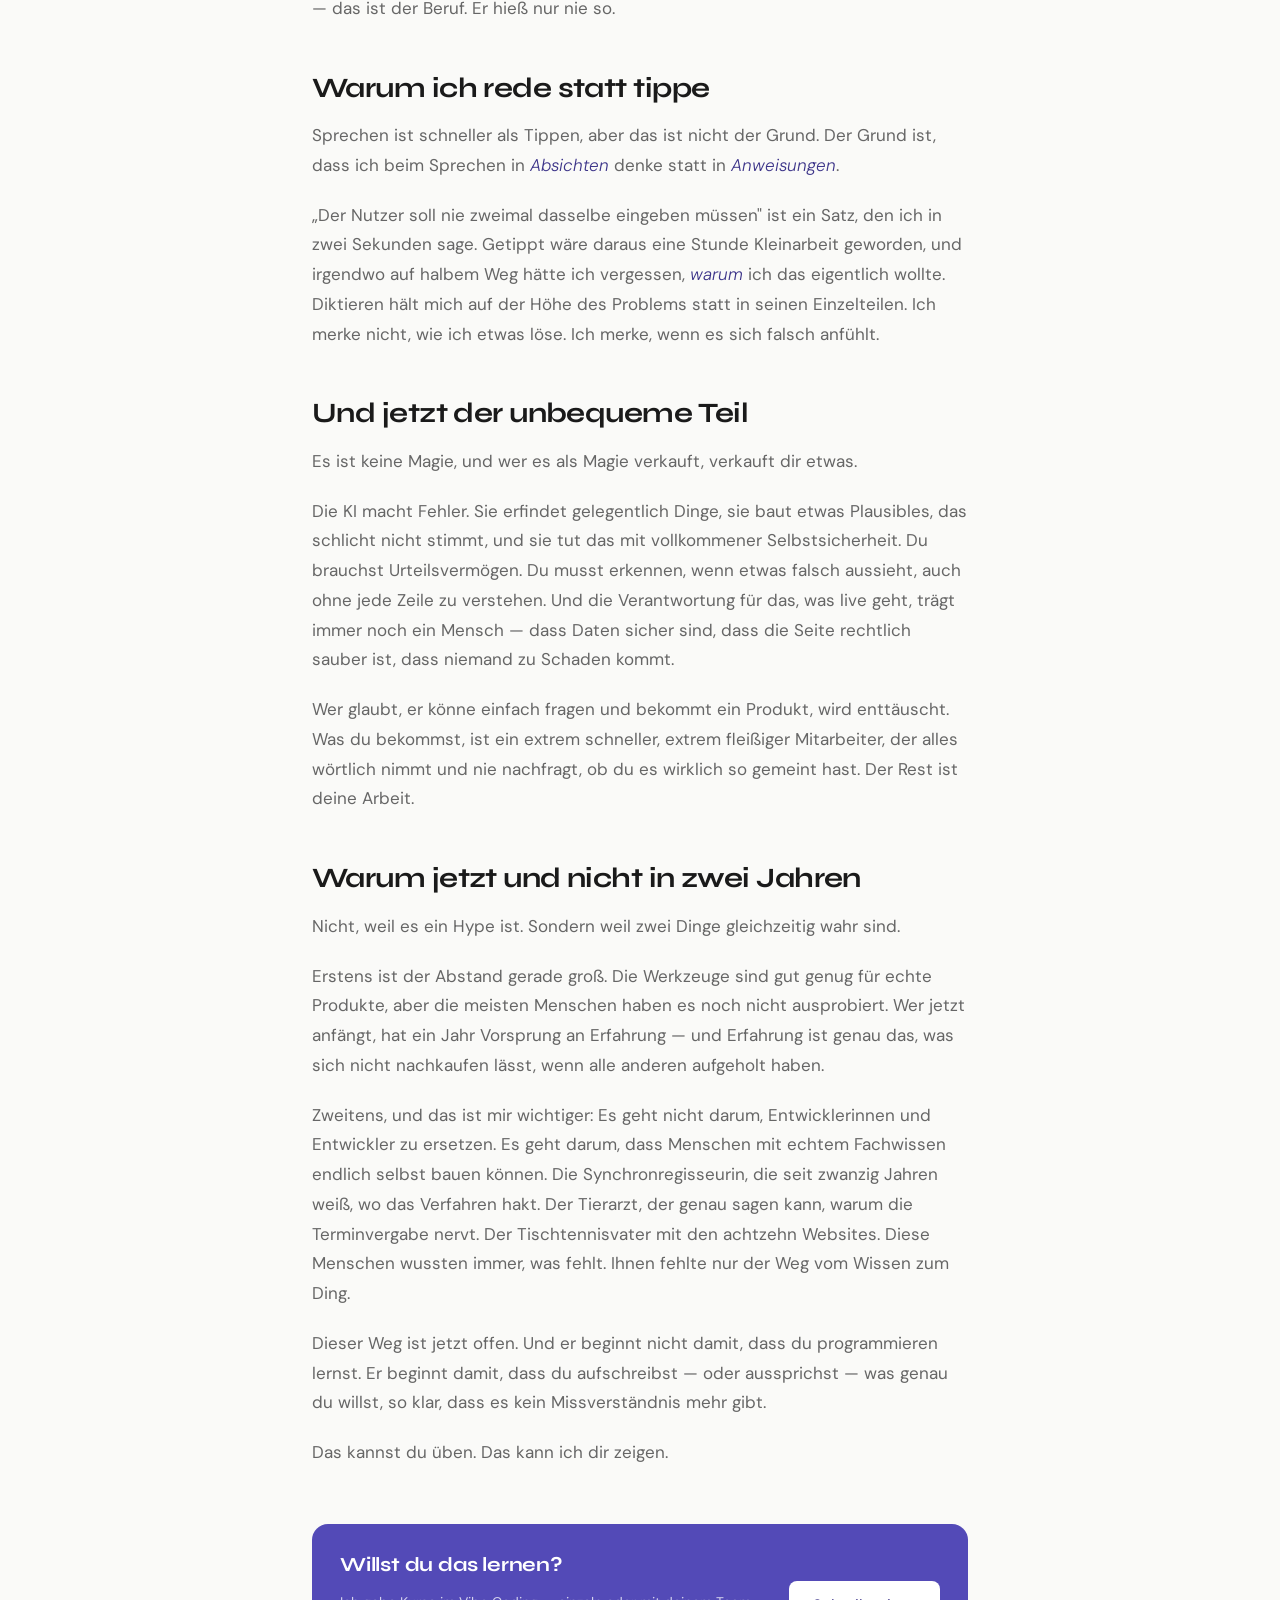
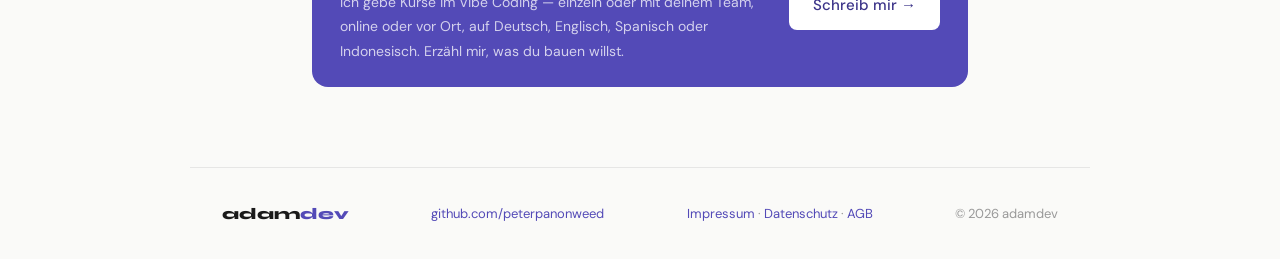
<file: de/blog/vibe-coding.html>
<!DOCTYPE html>
<html lang="de">
<head>
<meta charset="UTF-8" />
<meta name="viewport" content="width=device-width, initial-scale=1.0" />
<title>Ich tippe nicht mehr. Ich rede. — adamdev</title>
<meta name="description" content="Sieben Web-Produkte in einem Jahr, ins Mikrofon gesprochen statt getippt. Was Vibe Coding wirklich verändert, wo es an Grenzen stößt und warum Abwarten teurer ist als Anfangen." />
<link rel="canonical" href="https://peterpanonweed.github.io/adamdev/de/blog/vibe-coding.html" />
<link rel="alternate" hreflang="en" href="https://peterpanonweed.github.io/adamdev/blog/vibe-coding.html" />
<link rel="alternate" hreflang="de" href="https://peterpanonweed.github.io/adamdev/de/blog/vibe-coding.html" />
<link rel="alternate" hreflang="es" href="https://peterpanonweed.github.io/adamdev/es/blog/vibe-coding.html" />
<link rel="alternate" hreflang="id" href="https://peterpanonweed.github.io/adamdev/id/blog/vibe-coding.html" />
<link rel="alternate" hreflang="x-default" href="https://peterpanonweed.github.io/adamdev/blog/vibe-coding.html" />
<meta name="theme-color" content="#534AB7" />
<meta name="author" content="Adam Nümm" />
<meta property="og:type" content="article" />
<meta property="og:site_name" content="adamdev" />
<meta property="og:locale" content="de_DE" />
<meta property="og:url" content="https://peterpanonweed.github.io/adamdev/de/blog/vibe-coding.html" />
<meta property="og:title" content="Ich tippe nicht mehr. Ich rede." />
<meta property="og:description" content="Sieben Web-Produkte in einem Jahr, ins Mikrofon gesprochen statt getippt. Was Vibe Coding wirklich verändert, wo es an Grenzen stößt und warum Abwarten teurer ist als Anfangen." />
<meta property="og:image" content="https://peterpanonweed.github.io/adamdev/og-image.jpg" />
<meta property="article:published_time" content="2026-08-31" />
<meta property="article:author" content="Adam Nümm" />
<meta name="twitter:card" content="summary_large_image" />
<meta name="twitter:title" content="Ich tippe nicht mehr. Ich rede." />
<meta name="twitter:description" content="Sieben Web-Produkte in einem Jahr, ins Mikrofon gesprochen statt getippt. Was Vibe Coding wirklich verändert, wo es an Grenzen stößt und warum Abwarten teurer ist als Anfangen." />
<meta name="twitter:image" content="https://peterpanonweed.github.io/adamdev/og-image.jpg" />
<link rel="icon" href="data:image/svg+xml,%3Csvg%20xmlns%3D%22http%3A//www.w3.org/2000/svg%22%20viewBox%3D%220%200%2032%2032%22%3E%3Crect%20width%3D%2232%22%20height%3D%2232%22%20rx%3D%227%22%20fill%3D%22%23534AB7%22/%3E%3Ctext%20x%3D%2216%22%20y%3D%2223%22%20font-family%3D%22Arial%2Csans-serif%22%20font-size%3D%2220%22%20font-weight%3D%22800%22%20fill%3D%22%23fff%22%20text-anchor%3D%22middle%22%3Ea%3C/text%3E%3C/svg%3E" />
<link rel="preload" href="../../fonts/syne-latin.woff2" as="font" type="font/woff2" crossorigin />
<link rel="preload" href="../../fonts/dmsans-latin.woff2" as="font" type="font/woff2" crossorigin />
<link rel="stylesheet" href="../../fonts.css" />
<link rel="stylesheet" href="../../site.css" />
<script type="application/ld+json">
{
  "@context": "https://schema.org",
  "@type": "BlogPosting",
  "headline": "Ich tippe nicht mehr. Ich rede.",
  "description": "Sieben Web-Produkte in einem Jahr, ins Mikrofon gesprochen statt getippt. Was Vibe Coding wirklich verändert, wo es an Grenzen stößt und warum Abwarten teurer ist als Anfangen.",
  "inLanguage": "de",
  "datePublished": "2026-08-31",
  "dateModified": "2026-08-31",
  "mainEntityOfPage": {"@type": "WebPage", "@id": "https://peterpanonweed.github.io/adamdev/de/blog/vibe-coding.html"},
  "image": "https://peterpanonweed.github.io/adamdev/og-image.jpg",
  "author": {"@type": "Person", "name": "Adam Nümm", "url": "https://peterpanonweed.github.io/adamdev/"},
  "publisher": {"@type": "Person", "name": "Adam Nümm", "url": "https://peterpanonweed.github.io/adamdev/"}
}
</script>
<!-- Cloudflare Web Analytics --><script type="module" src="https://static.cloudflareinsights.com/beacon.min.js" data-cf-beacon='{"token": "98c0cf6b357f46ceb44a4059e5021c60"}'></script><!-- End Cloudflare Web Analytics -->
</head>
<body>
<nav>
<a href="../../index.html" class="nav-logo">adam<span>dev</span></a>
<div class="nav-right">
<a href="../../index.html" class="nav-back">← Zurück zur Startseite</a>
<div class="nav-lang"><a href="../../blog/vibe-coding.html" hreflang="en" lang="en" title="English">EN</a><a href="../../de/blog/vibe-coding.html" hreflang="de" lang="de" class="aktiv" title="Deutsch">DE</a><a href="../../es/blog/vibe-coding.html" hreflang="es" lang="es" title="Espanol">ES</a><a href="../../id/blog/vibe-coding.html" hreflang="id" lang="id" title="Indonesia">ID</a></div>
</div>
</nav>

<article class="artikel">
<p class="eyebrow">Blog</p>
<h1 class="artikel-titel">Ich tippe nicht mehr. Ich rede.</h1>
<p class="artikel-meta"><time datetime="2026-08-31">31. August 2026</time> · 6 Minuten Lesezeit · Adam Nümm</p>

<p class="artikel-lead">Vor mir liegt kein Editor voller geschweifter Klammern. Vor mir liegt ein Mikrofon. Ich beschreibe, was ich will — in ganzen Sätzen, so wie ich es einem Kollegen erklären würde — und am anderen Ende entsteht Software. Keine Spielerei: Produkte, die online sind, die Menschen benutzen und für die sie bezahlen.</p>

<p>Ich habe kein Informatikstudium. Im vergangenen Jahr sind sieben Sachen live gegangen.</p>

<h2>Was dabei herausgekommen ist</h2>

<p><strong>Takewrite</strong> ist ein Werkzeug für Synchronbücher. Wer so etwas schreibt, tippt Timecodes von Hand ab, hunderte pro Buch, und schaut dabei zwischen Film und Textdatei hin und her. Takewrite legt beides in ein Fenster und schreibt am laufenden Bild mit. Ergebnis: ungefähr die halbe Zeit pro Buch.</p>

<p><strong>Drohnenschein</strong> ist die erste App für den EU-Führerschein A1/A3 — Prüfungsvorbereitung fürs Handy. <strong>SlateCalc</strong> macht aus Filmbudgets, Erlösverteilung und Investorenrendite einen Pitch, der Geld bewegt, komplett im Browser. <strong>TT-Turniersuche</strong> holt achtzehn Landesverbände aus click-TT in einen einzigen filterbaren Kalender — gebaut für einen Tischtennisvater, der keine Lust mehr hatte, achtzehn Websites abzuklappern. Dazu <strong>Gegenüber</strong>, ein stiller Raum für zwei Menschen, die einander gerade schlecht zuhören können. Eine Tierarztpraxis in Mexiko-Stadt. Ein Sprecher-Portfolio.</p>

<p>Keins davon hätte ich vor drei Jahren gebaut. Nicht weil mir die Ideen gefehlt hätten — die hatte ich. Sondern weil zwischen Idee und Produkt eine Wand aus Syntax stand, und ich diese Wand nicht überwinden wollte, sondern schlicht nicht konnte.</p>

<h2>Der Engpass ist umgezogen</h2>

<p>Softwareentwicklung hat lange den schnellsten Tipper belohnt. Wer die Sprache flüssig beherrschte, war im Vorteil, ähnlich wie früher jemand, der Kurzschrift konnte. Das ist vorbei.</p>

<p>Die Frage ist heute nicht mehr, ob du sauberen Code schreibst. Die Frage ist, ob du eine Beschreibung schreiben kannst, die sauber genug ist, dass eine Maschine sie nicht missverstehen kann.</p>

<p>Und da wird es interessant: Das ist eine Fähigkeit, die eine Menge Leute längst haben, die sich nie für technisch gehalten haben. Wer ein Team briefen kann. Wer ein Konzept schreibt. Wer einem Handwerker erklären kann, wie das Bad am Ende aussehen soll, und dabei merkt, an welcher Stelle die eigene Vorstellung noch unscharf ist. Genau diese Unschärfe aufzuspüren, bevor jemand anfängt zu bauen — das ist der Beruf. Er hieß nur nie so.</p>

<h2>Warum ich rede statt tippe</h2>

<p>Sprechen ist schneller als Tippen, aber das ist nicht der Grund. Der Grund ist, dass ich beim Sprechen in <em>Absichten</em> denke statt in <em>Anweisungen</em>.</p>

<p>„Der Nutzer soll nie zweimal dasselbe eingeben müssen" ist ein Satz, den ich in zwei Sekunden sage. Getippt wäre daraus eine Stunde Kleinarbeit geworden, und irgendwo auf halbem Weg hätte ich vergessen, <em>warum</em> ich das eigentlich wollte. Diktieren hält mich auf der Höhe des Problems statt in seinen Einzelteilen. Ich merke nicht, wie ich etwas löse. Ich merke, wenn es sich falsch anfühlt.</p>

<h2>Und jetzt der unbequeme Teil</h2>

<p>Es ist keine Magie, und wer es als Magie verkauft, verkauft dir etwas.</p>

<p>Die KI macht Fehler. Sie erfindet gelegentlich Dinge, sie baut etwas Plausibles, das schlicht nicht stimmt, und sie tut das mit vollkommener Selbstsicherheit. Du brauchst Urteilsvermögen. Du musst erkennen, wenn etwas falsch aussieht, auch ohne jede Zeile zu verstehen. Und die Verantwortung für das, was live geht, trägt immer noch ein Mensch — dass Daten sicher sind, dass die Seite rechtlich sauber ist, dass niemand zu Schaden kommt.</p>

<p>Wer glaubt, er könne einfach fragen und bekommt ein Produkt, wird enttäuscht. Was du bekommst, ist ein extrem schneller, extrem fleißiger Mitarbeiter, der alles wörtlich nimmt und nie nachfragt, ob du es wirklich so gemeint hast. Der Rest ist deine Arbeit.</p>

<h2>Warum jetzt und nicht in zwei Jahren</h2>

<p>Nicht, weil es ein Hype ist. Sondern weil zwei Dinge gleichzeitig wahr sind.</p>

<p>Erstens ist der Abstand gerade groß. Die Werkzeuge sind gut genug für echte Produkte, aber die meisten Menschen haben es noch nicht ausprobiert. Wer jetzt anfängt, hat ein Jahr Vorsprung an Erfahrung — und Erfahrung ist genau das, was sich nicht nachkaufen lässt, wenn alle anderen aufgeholt haben.</p>

<p>Zweitens, und das ist mir wichtiger: Es geht nicht darum, Entwicklerinnen und Entwickler zu ersetzen. Es geht darum, dass Menschen mit echtem Fachwissen endlich selbst bauen können. Die Synchronregisseurin, die seit zwanzig Jahren weiß, wo das Verfahren hakt. Der Tierarzt, der genau sagen kann, warum die Terminvergabe nervt. Der Tischtennisvater mit den achtzehn Websites. Diese Menschen wussten immer, was fehlt. Ihnen fehlte nur der Weg vom Wissen zum Ding.</p>

<p>Dieser Weg ist jetzt offen. Und er beginnt nicht damit, dass du programmieren lernst. Er beginnt damit, dass du aufschreibst — oder aussprichst — was genau du willst, so klar, dass es kein Missverständnis mehr gibt.</p>

<p>Das kannst du üben. Das kann ich dir zeigen.</p>

<div class="banderole">
<div class="banderole-text">
<h3>Willst du das lernen?</h3>
<p>Ich gebe Kurse im Vibe Coding — einzeln oder mit deinem Team, online oder vor Ort, auf Deutsch, Englisch, Spanisch oder Indonesisch. Erzähl mir, was du bauen willst.</p>
</div>
<a href="mailto:mail@adamnuemm.de?subject=Vibe-Coding-Kurs" class="banderole-cta">Schreib mir →</a>
</div>
</article>

<footer>
<a href="../../index.html" class="footer-logo">adam<span>dev</span></a>
<p><a href="https://github.com/peterpanonweed" target="_blank" rel="noopener">github.com/peterpanonweed</a></p>
<p><a href="../../impressum.html">Impressum</a> · <a href="../../datenschutz.html">Datenschutz</a> · <a href="../../agb.html">AGB</a></p>
<p>© 2026 adamdev</p>
</footer>
</body>
</html>
</file>
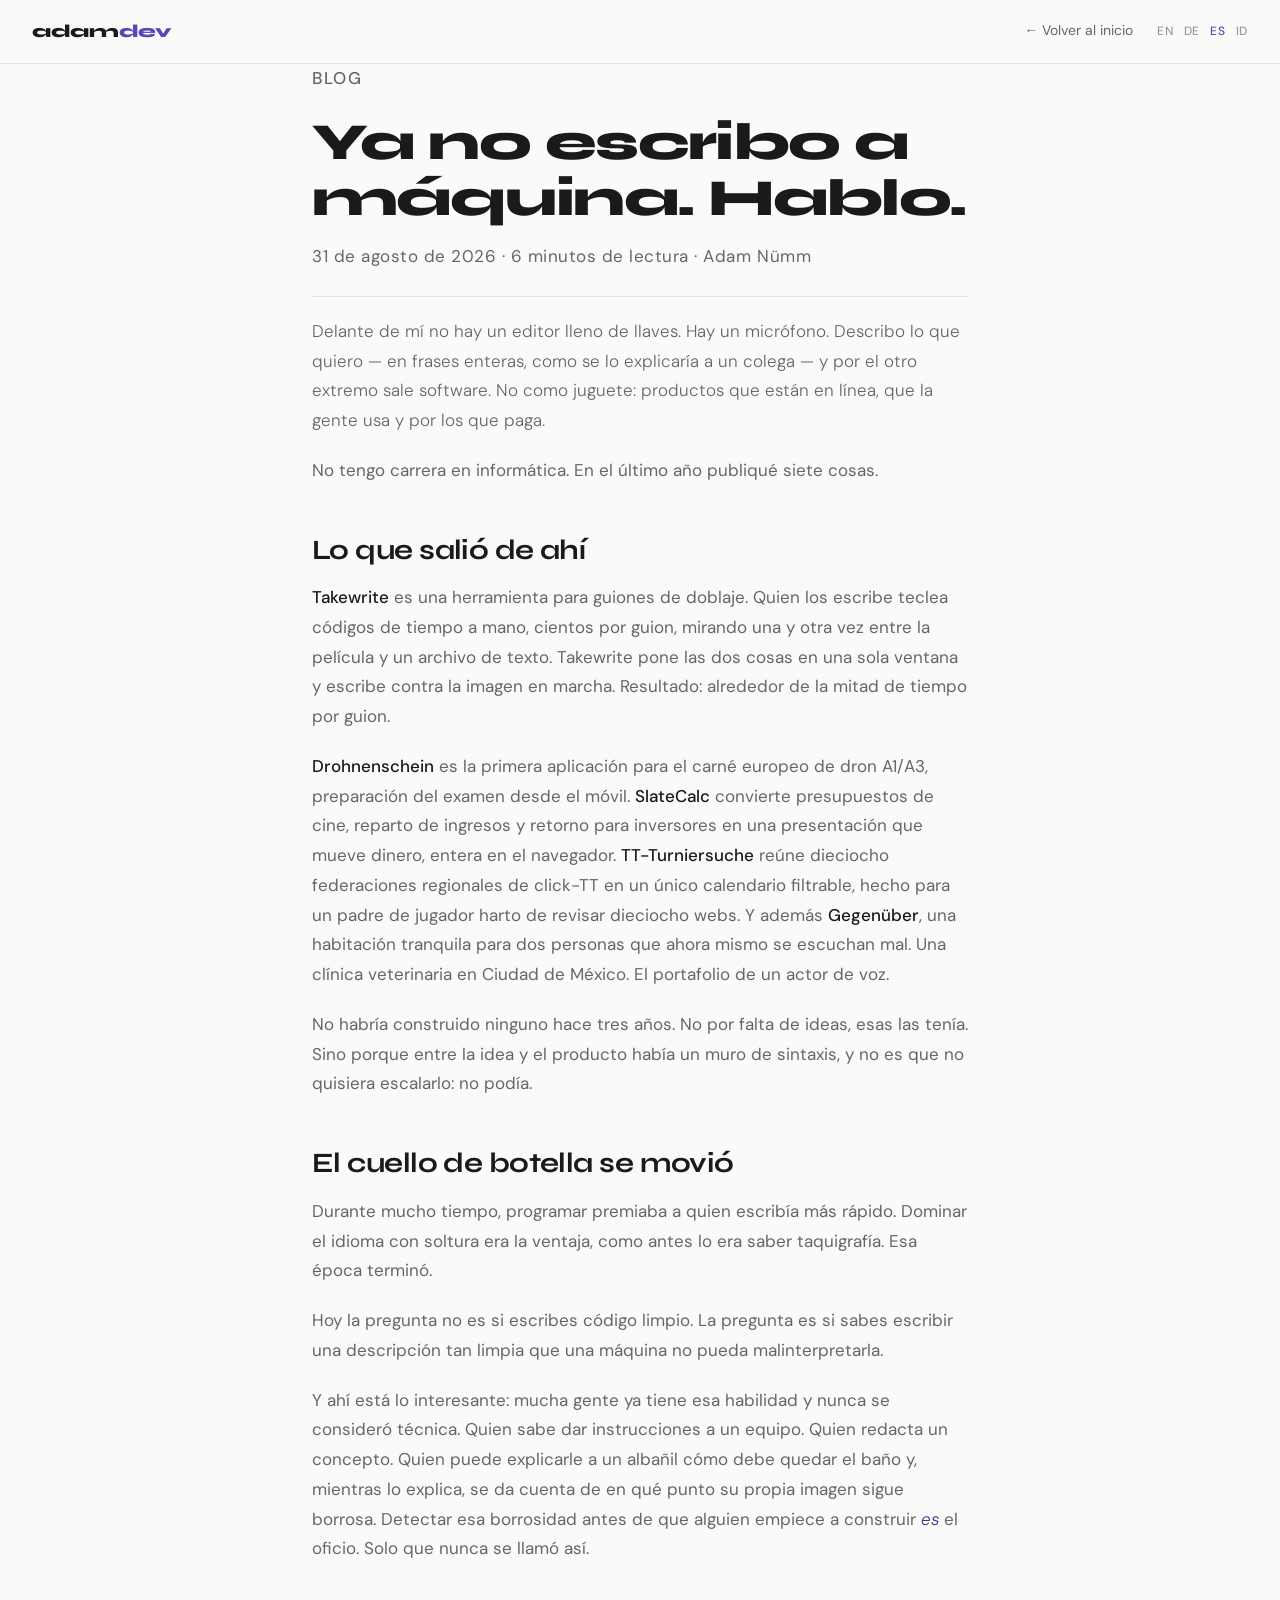
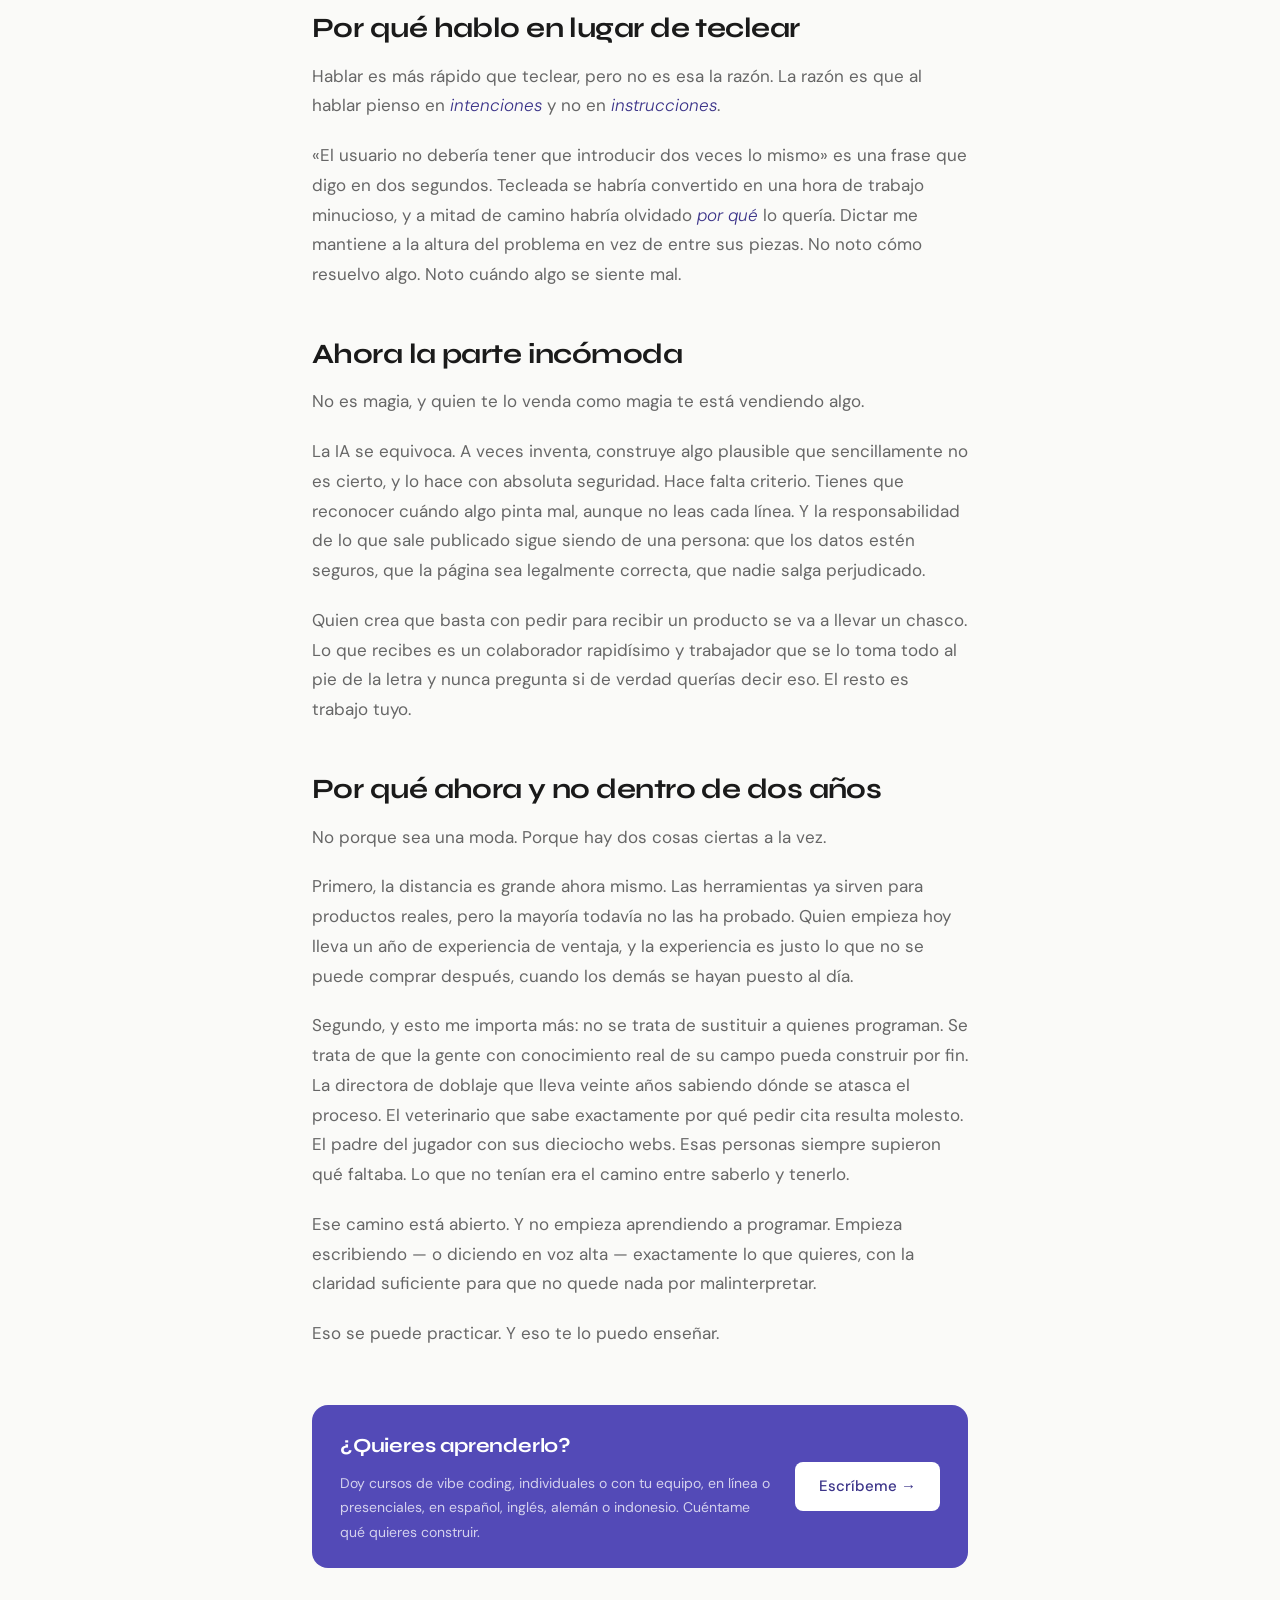
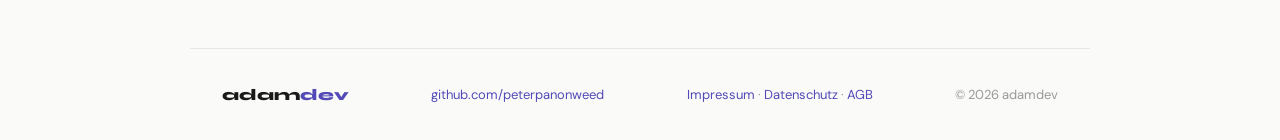
<file: es/blog/vibe-coding.html>
<!DOCTYPE html>
<html lang="es">
<head>
<meta charset="UTF-8" />
<meta name="viewport" content="width=device-width, initial-scale=1.0" />
<title>Ya no escribo a máquina. Hablo. — adamdev</title>
<meta name="description" content="Siete productos web en un año, dictados a un micrófono en lugar de tecleados. Qué cambia de verdad el vibe coding, dónde encuentra sus límites y por qué esperar sale más caro que empezar." />
<link rel="canonical" href="https://peterpanonweed.github.io/adamdev/es/blog/vibe-coding.html" />
<link rel="alternate" hreflang="en" href="https://peterpanonweed.github.io/adamdev/blog/vibe-coding.html" />
<link rel="alternate" hreflang="de" href="https://peterpanonweed.github.io/adamdev/de/blog/vibe-coding.html" />
<link rel="alternate" hreflang="es" href="https://peterpanonweed.github.io/adamdev/es/blog/vibe-coding.html" />
<link rel="alternate" hreflang="id" href="https://peterpanonweed.github.io/adamdev/id/blog/vibe-coding.html" />
<link rel="alternate" hreflang="x-default" href="https://peterpanonweed.github.io/adamdev/blog/vibe-coding.html" />
<meta name="theme-color" content="#534AB7" />
<meta name="author" content="Adam Nümm" />
<meta property="og:type" content="article" />
<meta property="og:site_name" content="adamdev" />
<meta property="og:locale" content="es_ES" />
<meta property="og:url" content="https://peterpanonweed.github.io/adamdev/es/blog/vibe-coding.html" />
<meta property="og:title" content="Ya no escribo a máquina. Hablo." />
<meta property="og:description" content="Siete productos web en un año, dictados a un micrófono en lugar de tecleados. Qué cambia de verdad el vibe coding, dónde encuentra sus límites y por qué esperar sale más caro que empezar." />
<meta property="og:image" content="https://peterpanonweed.github.io/adamdev/og-image.jpg" />
<meta property="article:published_time" content="2026-08-31" />
<meta property="article:author" content="Adam Nümm" />
<meta name="twitter:card" content="summary_large_image" />
<meta name="twitter:title" content="Ya no escribo a máquina. Hablo." />
<meta name="twitter:description" content="Siete productos web en un año, dictados a un micrófono en lugar de tecleados. Qué cambia de verdad el vibe coding, dónde encuentra sus límites y por qué esperar sale más caro que empezar." />
<meta name="twitter:image" content="https://peterpanonweed.github.io/adamdev/og-image.jpg" />
<link rel="icon" href="data:image/svg+xml,%3Csvg%20xmlns%3D%22http%3A//www.w3.org/2000/svg%22%20viewBox%3D%220%200%2032%2032%22%3E%3Crect%20width%3D%2232%22%20height%3D%2232%22%20rx%3D%227%22%20fill%3D%22%23534AB7%22/%3E%3Ctext%20x%3D%2216%22%20y%3D%2223%22%20font-family%3D%22Arial%2Csans-serif%22%20font-size%3D%2220%22%20font-weight%3D%22800%22%20fill%3D%22%23fff%22%20text-anchor%3D%22middle%22%3Ea%3C/text%3E%3C/svg%3E" />
<link rel="preload" href="../../fonts/syne-latin.woff2" as="font" type="font/woff2" crossorigin />
<link rel="preload" href="../../fonts/dmsans-latin.woff2" as="font" type="font/woff2" crossorigin />
<link rel="stylesheet" href="../../fonts.css" />
<link rel="stylesheet" href="../../site.css" />
<script type="application/ld+json">
{
  "@context": "https://schema.org",
  "@type": "BlogPosting",
  "headline": "Ya no escribo a máquina. Hablo.",
  "description": "Siete productos web en un año, dictados a un micrófono en lugar de tecleados. Qué cambia de verdad el vibe coding, dónde encuentra sus límites y por qué esperar sale más caro que empezar.",
  "inLanguage": "es",
  "datePublished": "2026-08-31",
  "dateModified": "2026-08-31",
  "mainEntityOfPage": {"@type": "WebPage", "@id": "https://peterpanonweed.github.io/adamdev/es/blog/vibe-coding.html"},
  "image": "https://peterpanonweed.github.io/adamdev/og-image.jpg",
  "author": {"@type": "Person", "name": "Adam Nümm", "url": "https://peterpanonweed.github.io/adamdev/"},
  "publisher": {"@type": "Person", "name": "Adam Nümm", "url": "https://peterpanonweed.github.io/adamdev/"}
}
</script>
<!-- Cloudflare Web Analytics --><script type="module" src="https://static.cloudflareinsights.com/beacon.min.js" data-cf-beacon='{"token": "98c0cf6b357f46ceb44a4059e5021c60"}'></script><!-- End Cloudflare Web Analytics -->
</head>
<body>
<nav>
<a href="../../index.html" class="nav-logo">adam<span>dev</span></a>
<div class="nav-right">
<a href="../../index.html" class="nav-back">← Volver al inicio</a>
<div class="nav-lang"><a href="../../blog/vibe-coding.html" hreflang="en" lang="en" title="English">EN</a><a href="../../de/blog/vibe-coding.html" hreflang="de" lang="de" title="Deutsch">DE</a><a href="../../es/blog/vibe-coding.html" hreflang="es" lang="es" class="aktiv" title="Espanol">ES</a><a href="../../id/blog/vibe-coding.html" hreflang="id" lang="id" title="Indonesia">ID</a></div>
</div>
</nav>

<article class="artikel">
<p class="eyebrow">Blog</p>
<h1 class="artikel-titel">Ya no escribo a máquina. Hablo.</h1>
<p class="artikel-meta"><time datetime="2026-08-31">31 de agosto de 2026</time> · 6 minutos de lectura · Adam Nümm</p>

<p class="artikel-lead">Delante de mí no hay un editor lleno de llaves. Hay un micrófono. Describo lo que quiero — en frases enteras, como se lo explicaría a un colega — y por el otro extremo sale software. No como juguete: productos que están en línea, que la gente usa y por los que paga.</p>

<p>No tengo carrera en informática. En el último año publiqué siete cosas.</p>

<h2>Lo que salió de ahí</h2>

<p><strong>Takewrite</strong> es una herramienta para guiones de doblaje. Quien los escribe teclea códigos de tiempo a mano, cientos por guion, mirando una y otra vez entre la película y un archivo de texto. Takewrite pone las dos cosas en una sola ventana y escribe contra la imagen en marcha. Resultado: alrededor de la mitad de tiempo por guion.</p>

<p><strong>Drohnenschein</strong> es la primera aplicación para el carné europeo de dron A1/A3, preparación del examen desde el móvil. <strong>SlateCalc</strong> convierte presupuestos de cine, reparto de ingresos y retorno para inversores en una presentación que mueve dinero, entera en el navegador. <strong>TT-Turniersuche</strong> reúne dieciocho federaciones regionales de click-TT en un único calendario filtrable, hecho para un padre de jugador harto de revisar dieciocho webs. Y además <strong>Gegenüber</strong>, una habitación tranquila para dos personas que ahora mismo se escuchan mal. Una clínica veterinaria en Ciudad de México. El portafolio de un actor de voz.</p>

<p>No habría construido ninguno hace tres años. No por falta de ideas, esas las tenía. Sino porque entre la idea y el producto había un muro de sintaxis, y no es que no quisiera escalarlo: no podía.</p>

<h2>El cuello de botella se movió</h2>

<p>Durante mucho tiempo, programar premiaba a quien escribía más rápido. Dominar el idioma con soltura era la ventaja, como antes lo era saber taquigrafía. Esa época terminó.</p>

<p>Hoy la pregunta no es si escribes código limpio. La pregunta es si sabes escribir una descripción tan limpia que una máquina no pueda malinterpretarla.</p>

<p>Y ahí está lo interesante: mucha gente ya tiene esa habilidad y nunca se consideró técnica. Quien sabe dar instrucciones a un equipo. Quien redacta un concepto. Quien puede explicarle a un albañil cómo debe quedar el baño y, mientras lo explica, se da cuenta de en qué punto su propia imagen sigue borrosa. Detectar esa borrosidad antes de que alguien empiece a construir <em>es</em> el oficio. Solo que nunca se llamó así.</p>

<h2>Por qué hablo en lugar de teclear</h2>

<p>Hablar es más rápido que teclear, pero no es esa la razón. La razón es que al hablar pienso en <em>intenciones</em> y no en <em>instrucciones</em>.</p>

<p>«El usuario no debería tener que introducir dos veces lo mismo» es una frase que digo en dos segundos. Tecleada se habría convertido en una hora de trabajo minucioso, y a mitad de camino habría olvidado <em>por qué</em> lo quería. Dictar me mantiene a la altura del problema en vez de entre sus piezas. No noto cómo resuelvo algo. Noto cuándo algo se siente mal.</p>

<h2>Ahora la parte incómoda</h2>

<p>No es magia, y quien te lo venda como magia te está vendiendo algo.</p>

<p>La IA se equivoca. A veces inventa, construye algo plausible que sencillamente no es cierto, y lo hace con absoluta seguridad. Hace falta criterio. Tienes que reconocer cuándo algo pinta mal, aunque no leas cada línea. Y la responsabilidad de lo que sale publicado sigue siendo de una persona: que los datos estén seguros, que la página sea legalmente correcta, que nadie salga perjudicado.</p>

<p>Quien crea que basta con pedir para recibir un producto se va a llevar un chasco. Lo que recibes es un colaborador rapidísimo y trabajador que se lo toma todo al pie de la letra y nunca pregunta si de verdad querías decir eso. El resto es trabajo tuyo.</p>

<h2>Por qué ahora y no dentro de dos años</h2>

<p>No porque sea una moda. Porque hay dos cosas ciertas a la vez.</p>

<p>Primero, la distancia es grande ahora mismo. Las herramientas ya sirven para productos reales, pero la mayoría todavía no las ha probado. Quien empieza hoy lleva un año de experiencia de ventaja, y la experiencia es justo lo que no se puede comprar después, cuando los demás se hayan puesto al día.</p>

<p>Segundo, y esto me importa más: no se trata de sustituir a quienes programan. Se trata de que la gente con conocimiento real de su campo pueda construir por fin. La directora de doblaje que lleva veinte años sabiendo dónde se atasca el proceso. El veterinario que sabe exactamente por qué pedir cita resulta molesto. El padre del jugador con sus dieciocho webs. Esas personas siempre supieron qué faltaba. Lo que no tenían era el camino entre saberlo y tenerlo.</p>

<p>Ese camino está abierto. Y no empieza aprendiendo a programar. Empieza escribiendo — o diciendo en voz alta — exactamente lo que quieres, con la claridad suficiente para que no quede nada por malinterpretar.</p>

<p>Eso se puede practicar. Y eso te lo puedo enseñar.</p>

<div class="banderole">
<div class="banderole-text">
<h3>¿Quieres aprenderlo?</h3>
<p>Doy cursos de vibe coding, individuales o con tu equipo, en línea o presenciales, en español, inglés, alemán o indonesio. Cuéntame qué quieres construir.</p>
</div>
<a href="mailto:mail@adamnuemm.de?subject=Curso%20de%20vibe%20coding" class="banderole-cta">Escríbeme →</a>
</div>
</article>

<footer>
<a href="../../index.html" class="footer-logo">adam<span>dev</span></a>
<p><a href="https://github.com/peterpanonweed" target="_blank" rel="noopener">github.com/peterpanonweed</a></p>
<p><a href="../../impressum.html">Impressum</a> · <a href="../../datenschutz.html">Datenschutz</a> · <a href="../../agb.html">AGB</a></p>
<p>© 2026 adamdev</p>
</footer>
</body>
</html>
</file>
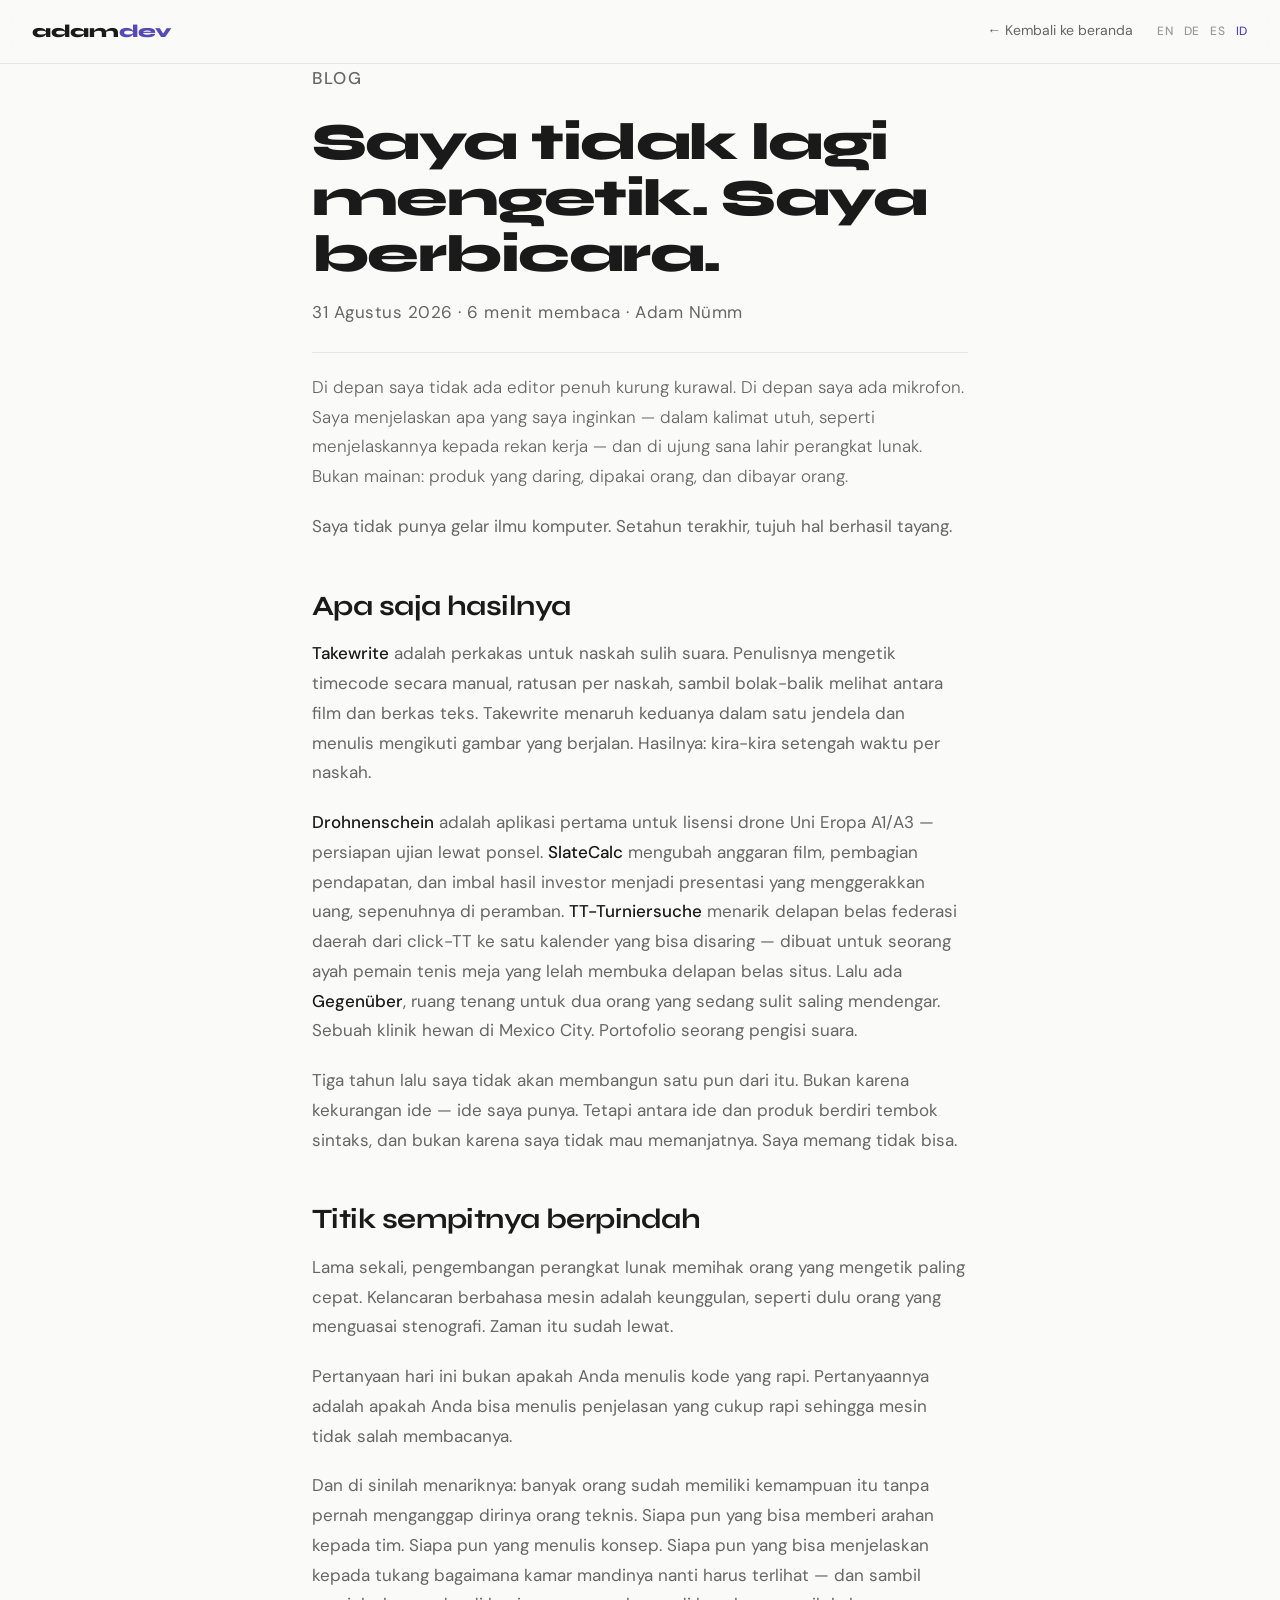
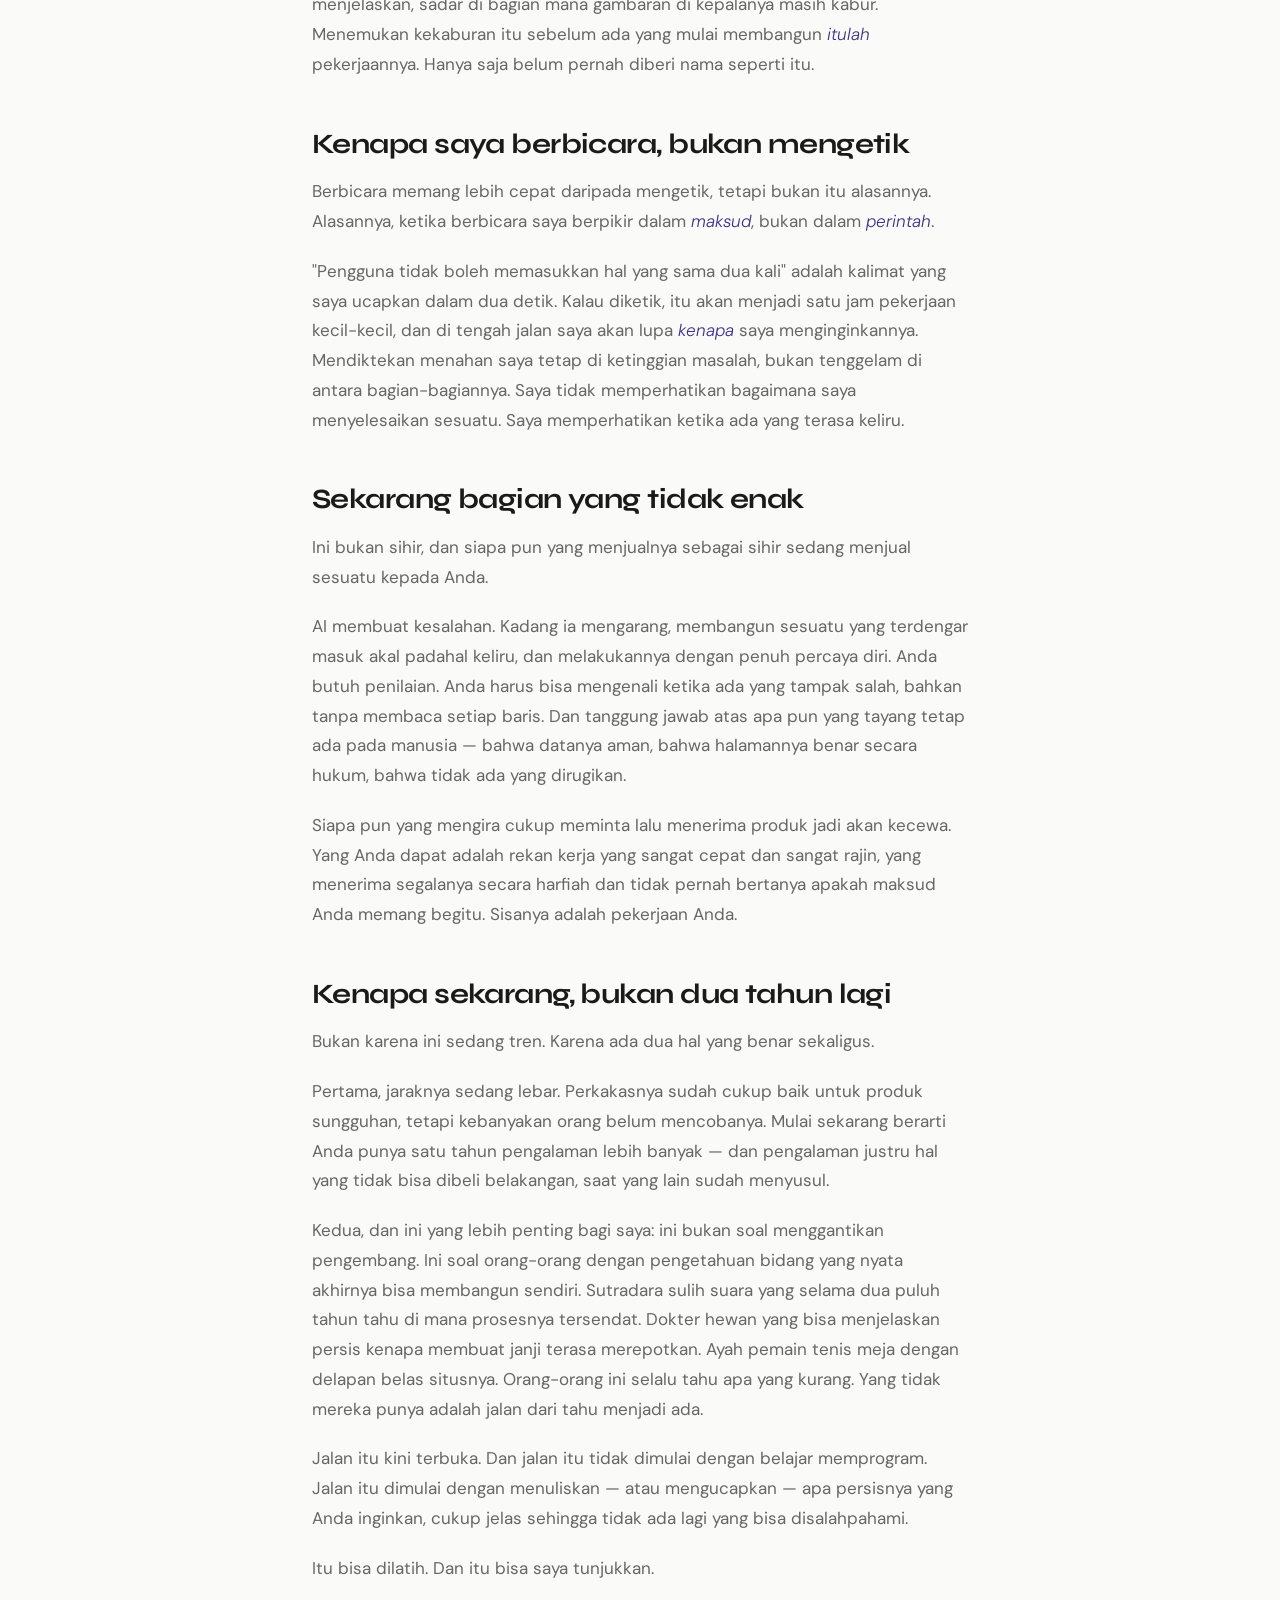
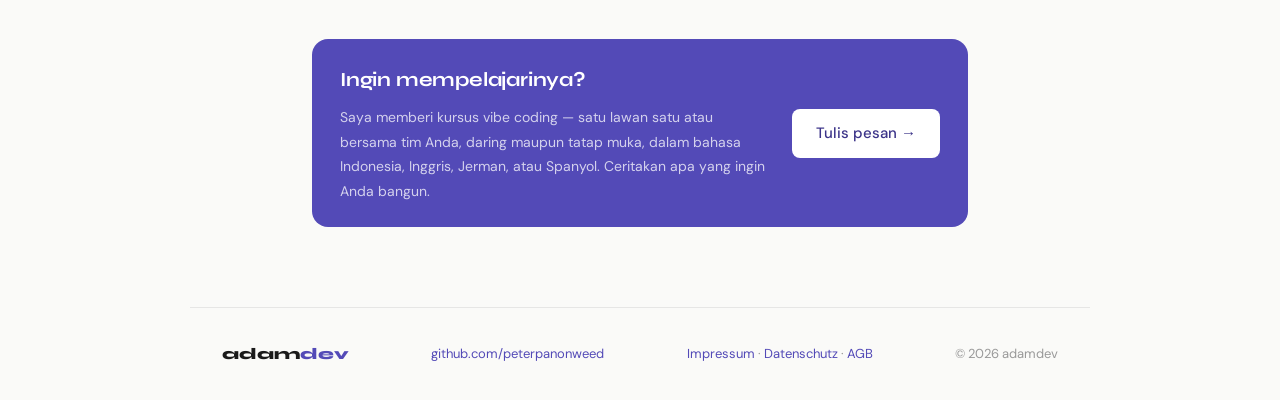
<file: id/blog/vibe-coding.html>
<!DOCTYPE html>
<html lang="id">
<head>
<meta charset="UTF-8" />
<meta name="viewport" content="width=device-width, initial-scale=1.0" />
<title>Saya tidak lagi mengetik. Saya berbicara. — adamdev</title>
<meta name="description" content="Tujuh produk web dalam setahun, didiktekan ke mikrofon alih-alih diketik. Apa yang sebenarnya diubah oleh vibe coding, di mana batasnya, dan kenapa menunggu lebih mahal daripada memulai." />
<link rel="canonical" href="https://peterpanonweed.github.io/adamdev/id/blog/vibe-coding.html" />
<link rel="alternate" hreflang="en" href="https://peterpanonweed.github.io/adamdev/blog/vibe-coding.html" />
<link rel="alternate" hreflang="de" href="https://peterpanonweed.github.io/adamdev/de/blog/vibe-coding.html" />
<link rel="alternate" hreflang="es" href="https://peterpanonweed.github.io/adamdev/es/blog/vibe-coding.html" />
<link rel="alternate" hreflang="id" href="https://peterpanonweed.github.io/adamdev/id/blog/vibe-coding.html" />
<link rel="alternate" hreflang="x-default" href="https://peterpanonweed.github.io/adamdev/blog/vibe-coding.html" />
<meta name="theme-color" content="#534AB7" />
<meta name="author" content="Adam Nümm" />
<meta property="og:type" content="article" />
<meta property="og:site_name" content="adamdev" />
<meta property="og:locale" content="id_ID" />
<meta property="og:url" content="https://peterpanonweed.github.io/adamdev/id/blog/vibe-coding.html" />
<meta property="og:title" content="Saya tidak lagi mengetik. Saya berbicara." />
<meta property="og:description" content="Tujuh produk web dalam setahun, didiktekan ke mikrofon alih-alih diketik. Apa yang sebenarnya diubah oleh vibe coding, di mana batasnya, dan kenapa menunggu lebih mahal daripada memulai." />
<meta property="og:image" content="https://peterpanonweed.github.io/adamdev/og-image.jpg" />
<meta property="article:published_time" content="2026-08-31" />
<meta property="article:author" content="Adam Nümm" />
<meta name="twitter:card" content="summary_large_image" />
<meta name="twitter:title" content="Saya tidak lagi mengetik. Saya berbicara." />
<meta name="twitter:description" content="Tujuh produk web dalam setahun, didiktekan ke mikrofon alih-alih diketik. Apa yang sebenarnya diubah oleh vibe coding, di mana batasnya, dan kenapa menunggu lebih mahal daripada memulai." />
<meta name="twitter:image" content="https://peterpanonweed.github.io/adamdev/og-image.jpg" />
<link rel="icon" href="data:image/svg+xml,%3Csvg%20xmlns%3D%22http%3A//www.w3.org/2000/svg%22%20viewBox%3D%220%200%2032%2032%22%3E%3Crect%20width%3D%2232%22%20height%3D%2232%22%20rx%3D%227%22%20fill%3D%22%23534AB7%22/%3E%3Ctext%20x%3D%2216%22%20y%3D%2223%22%20font-family%3D%22Arial%2Csans-serif%22%20font-size%3D%2220%22%20font-weight%3D%22800%22%20fill%3D%22%23fff%22%20text-anchor%3D%22middle%22%3Ea%3C/text%3E%3C/svg%3E" />
<link rel="preload" href="../../fonts/syne-latin.woff2" as="font" type="font/woff2" crossorigin />
<link rel="preload" href="../../fonts/dmsans-latin.woff2" as="font" type="font/woff2" crossorigin />
<link rel="stylesheet" href="../../fonts.css" />
<link rel="stylesheet" href="../../site.css" />
<script type="application/ld+json">
{
  "@context": "https://schema.org",
  "@type": "BlogPosting",
  "headline": "Saya tidak lagi mengetik. Saya berbicara.",
  "description": "Tujuh produk web dalam setahun, didiktekan ke mikrofon alih-alih diketik. Apa yang sebenarnya diubah oleh vibe coding, di mana batasnya, dan kenapa menunggu lebih mahal daripada memulai.",
  "inLanguage": "id",
  "datePublished": "2026-08-31",
  "dateModified": "2026-08-31",
  "mainEntityOfPage": {"@type": "WebPage", "@id": "https://peterpanonweed.github.io/adamdev/id/blog/vibe-coding.html"},
  "image": "https://peterpanonweed.github.io/adamdev/og-image.jpg",
  "author": {"@type": "Person", "name": "Adam Nümm", "url": "https://peterpanonweed.github.io/adamdev/"},
  "publisher": {"@type": "Person", "name": "Adam Nümm", "url": "https://peterpanonweed.github.io/adamdev/"}
}
</script>
<!-- Cloudflare Web Analytics --><script type="module" src="https://static.cloudflareinsights.com/beacon.min.js" data-cf-beacon='{"token": "98c0cf6b357f46ceb44a4059e5021c60"}'></script><!-- End Cloudflare Web Analytics -->
</head>
<body>
<nav>
<a href="../../index.html" class="nav-logo">adam<span>dev</span></a>
<div class="nav-right">
<a href="../../index.html" class="nav-back">← Kembali ke beranda</a>
<div class="nav-lang"><a href="../../blog/vibe-coding.html" hreflang="en" lang="en" title="English">EN</a><a href="../../de/blog/vibe-coding.html" hreflang="de" lang="de" title="Deutsch">DE</a><a href="../../es/blog/vibe-coding.html" hreflang="es" lang="es" title="Espanol">ES</a><a href="../../id/blog/vibe-coding.html" hreflang="id" lang="id" class="aktiv" title="Indonesia">ID</a></div>
</div>
</nav>

<article class="artikel">
<p class="eyebrow">Blog</p>
<h1 class="artikel-titel">Saya tidak lagi mengetik. Saya berbicara.</h1>
<p class="artikel-meta"><time datetime="2026-08-31">31 Agustus 2026</time> · 6 menit membaca · Adam Nümm</p>

<p class="artikel-lead">Di depan saya tidak ada editor penuh kurung kurawal. Di depan saya ada mikrofon. Saya menjelaskan apa yang saya inginkan — dalam kalimat utuh, seperti menjelaskannya kepada rekan kerja — dan di ujung sana lahir perangkat lunak. Bukan mainan: produk yang daring, dipakai orang, dan dibayar orang.</p>

<p>Saya tidak punya gelar ilmu komputer. Setahun terakhir, tujuh hal berhasil tayang.</p>

<h2>Apa saja hasilnya</h2>

<p><strong>Takewrite</strong> adalah perkakas untuk naskah sulih suara. Penulisnya mengetik timecode secara manual, ratusan per naskah, sambil bolak-balik melihat antara film dan berkas teks. Takewrite menaruh keduanya dalam satu jendela dan menulis mengikuti gambar yang berjalan. Hasilnya: kira-kira setengah waktu per naskah.</p>

<p><strong>Drohnenschein</strong> adalah aplikasi pertama untuk lisensi drone Uni Eropa A1/A3 — persiapan ujian lewat ponsel. <strong>SlateCalc</strong> mengubah anggaran film, pembagian pendapatan, dan imbal hasil investor menjadi presentasi yang menggerakkan uang, sepenuhnya di peramban. <strong>TT-Turniersuche</strong> menarik delapan belas federasi daerah dari click-TT ke satu kalender yang bisa disaring — dibuat untuk seorang ayah pemain tenis meja yang lelah membuka delapan belas situs. Lalu ada <strong>Gegenüber</strong>, ruang tenang untuk dua orang yang sedang sulit saling mendengar. Sebuah klinik hewan di Mexico City. Portofolio seorang pengisi suara.</p>

<p>Tiga tahun lalu saya tidak akan membangun satu pun dari itu. Bukan karena kekurangan ide — ide saya punya. Tetapi antara ide dan produk berdiri tembok sintaks, dan bukan karena saya tidak mau memanjatnya. Saya memang tidak bisa.</p>

<h2>Titik sempitnya berpindah</h2>

<p>Lama sekali, pengembangan perangkat lunak memihak orang yang mengetik paling cepat. Kelancaran berbahasa mesin adalah keunggulan, seperti dulu orang yang menguasai stenografi. Zaman itu sudah lewat.</p>

<p>Pertanyaan hari ini bukan apakah Anda menulis kode yang rapi. Pertanyaannya adalah apakah Anda bisa menulis penjelasan yang cukup rapi sehingga mesin tidak salah membacanya.</p>

<p>Dan di sinilah menariknya: banyak orang sudah memiliki kemampuan itu tanpa pernah menganggap dirinya orang teknis. Siapa pun yang bisa memberi arahan kepada tim. Siapa pun yang menulis konsep. Siapa pun yang bisa menjelaskan kepada tukang bagaimana kamar mandinya nanti harus terlihat — dan sambil menjelaskan, sadar di bagian mana gambaran di kepalanya masih kabur. Menemukan kekaburan itu sebelum ada yang mulai membangun <em>itulah</em> pekerjaannya. Hanya saja belum pernah diberi nama seperti itu.</p>

<h2>Kenapa saya berbicara, bukan mengetik</h2>

<p>Berbicara memang lebih cepat daripada mengetik, tetapi bukan itu alasannya. Alasannya, ketika berbicara saya berpikir dalam <em>maksud</em>, bukan dalam <em>perintah</em>.</p>

<p>"Pengguna tidak boleh memasukkan hal yang sama dua kali" adalah kalimat yang saya ucapkan dalam dua detik. Kalau diketik, itu akan menjadi satu jam pekerjaan kecil-kecil, dan di tengah jalan saya akan lupa <em>kenapa</em> saya menginginkannya. Mendiktekan menahan saya tetap di ketinggian masalah, bukan tenggelam di antara bagian-bagiannya. Saya tidak memperhatikan bagaimana saya menyelesaikan sesuatu. Saya memperhatikan ketika ada yang terasa keliru.</p>

<h2>Sekarang bagian yang tidak enak</h2>

<p>Ini bukan sihir, dan siapa pun yang menjualnya sebagai sihir sedang menjual sesuatu kepada Anda.</p>

<p>AI membuat kesalahan. Kadang ia mengarang, membangun sesuatu yang terdengar masuk akal padahal keliru, dan melakukannya dengan penuh percaya diri. Anda butuh penilaian. Anda harus bisa mengenali ketika ada yang tampak salah, bahkan tanpa membaca setiap baris. Dan tanggung jawab atas apa pun yang tayang tetap ada pada manusia — bahwa datanya aman, bahwa halamannya benar secara hukum, bahwa tidak ada yang dirugikan.</p>

<p>Siapa pun yang mengira cukup meminta lalu menerima produk jadi akan kecewa. Yang Anda dapat adalah rekan kerja yang sangat cepat dan sangat rajin, yang menerima segalanya secara harfiah dan tidak pernah bertanya apakah maksud Anda memang begitu. Sisanya adalah pekerjaan Anda.</p>

<h2>Kenapa sekarang, bukan dua tahun lagi</h2>

<p>Bukan karena ini sedang tren. Karena ada dua hal yang benar sekaligus.</p>

<p>Pertama, jaraknya sedang lebar. Perkakasnya sudah cukup baik untuk produk sungguhan, tetapi kebanyakan orang belum mencobanya. Mulai sekarang berarti Anda punya satu tahun pengalaman lebih banyak — dan pengalaman justru hal yang tidak bisa dibeli belakangan, saat yang lain sudah menyusul.</p>

<p>Kedua, dan ini yang lebih penting bagi saya: ini bukan soal menggantikan pengembang. Ini soal orang-orang dengan pengetahuan bidang yang nyata akhirnya bisa membangun sendiri. Sutradara sulih suara yang selama dua puluh tahun tahu di mana prosesnya tersendat. Dokter hewan yang bisa menjelaskan persis kenapa membuat janji terasa merepotkan. Ayah pemain tenis meja dengan delapan belas situsnya. Orang-orang ini selalu tahu apa yang kurang. Yang tidak mereka punya adalah jalan dari tahu menjadi ada.</p>

<p>Jalan itu kini terbuka. Dan jalan itu tidak dimulai dengan belajar memprogram. Jalan itu dimulai dengan menuliskan — atau mengucapkan — apa persisnya yang Anda inginkan, cukup jelas sehingga tidak ada lagi yang bisa disalahpahami.</p>

<p>Itu bisa dilatih. Dan itu bisa saya tunjukkan.</p>

<div class="banderole">
<div class="banderole-text">
<h3>Ingin mempelajarinya?</h3>
<p>Saya memberi kursus vibe coding — satu lawan satu atau bersama tim Anda, daring maupun tatap muka, dalam bahasa Indonesia, Inggris, Jerman, atau Spanyol. Ceritakan apa yang ingin Anda bangun.</p>
</div>
<a href="mailto:mail@adamnuemm.de?subject=Kursus%20vibe%20coding" class="banderole-cta">Tulis pesan →</a>
</div>
</article>

<footer>
<a href="../../index.html" class="footer-logo">adam<span>dev</span></a>
<p><a href="https://github.com/peterpanonweed" target="_blank" rel="noopener">github.com/peterpanonweed</a></p>
<p><a href="../../impressum.html">Impressum</a> · <a href="../../datenschutz.html">Datenschutz</a> · <a href="../../agb.html">AGB</a></p>
<p>© 2026 adamdev</p>
</footer>
</body>
</html>
</file>
<file: fonts.css>
/* Schriften lokal eingebunden - es werden keine Google-Server kontaktiert.
   Syne und DM Sans stehen unter der SIL Open Font License 1.1,
   siehe fonts/OFL-Syne.txt und fonts/OFL-DMSans.txt.
   Erzeugt aus der Google-Fonts-CSS; Struktur und Weights unveraendert. */

/* latin-ext */
@font-face {
  font-family: 'DM Sans';
  font-style: italic;
  font-weight: 300;
  font-display: swap;
  src: url(fonts/dmsans-italic-latin-ext.woff2) format('woff2');
  unicode-range: U+0100-02BA, U+02BD-02C5, U+02C7-02CC, U+02CE-02D7, U+02DD-02FF, U+0304, U+0308, U+0329, U+1D00-1DBF, U+1E00-1E9F, U+1EF2-1EFF, U+2020, U+20A0-20AB, U+20AD-20C0, U+2113, U+2C60-2C7F, U+A720-A7FF;
}

/* latin */
@font-face {
  font-family: 'DM Sans';
  font-style: italic;
  font-weight: 300;
  font-display: swap;
  src: url(fonts/dmsans-italic-latin.woff2) format('woff2');
  unicode-range: U+0000-00FF, U+0131, U+0152-0153, U+02BB-02BC, U+02C6, U+02DA, U+02DC, U+0304, U+0308, U+0329, U+2000-206F, U+20AC, U+2122, U+2191, U+2193, U+2212, U+2215, U+FEFF, U+FFFD;
}

/* latin-ext */
@font-face {
  font-family: 'DM Sans';
  font-style: normal;
  font-weight: 300;
  font-display: swap;
  src: url(fonts/dmsans-latin-ext.woff2) format('woff2');
  unicode-range: U+0100-02BA, U+02BD-02C5, U+02C7-02CC, U+02CE-02D7, U+02DD-02FF, U+0304, U+0308, U+0329, U+1D00-1DBF, U+1E00-1E9F, U+1EF2-1EFF, U+2020, U+20A0-20AB, U+20AD-20C0, U+2113, U+2C60-2C7F, U+A720-A7FF;
}

/* latin */
@font-face {
  font-family: 'DM Sans';
  font-style: normal;
  font-weight: 300;
  font-display: swap;
  src: url(fonts/dmsans-latin.woff2) format('woff2');
  unicode-range: U+0000-00FF, U+0131, U+0152-0153, U+02BB-02BC, U+02C6, U+02DA, U+02DC, U+0304, U+0308, U+0329, U+2000-206F, U+20AC, U+2122, U+2191, U+2193, U+2212, U+2215, U+FEFF, U+FFFD;
}

/* latin-ext */
@font-face {
  font-family: 'DM Sans';
  font-style: normal;
  font-weight: 400;
  font-display: swap;
  src: url(fonts/dmsans-latin-ext.woff2) format('woff2');
  unicode-range: U+0100-02BA, U+02BD-02C5, U+02C7-02CC, U+02CE-02D7, U+02DD-02FF, U+0304, U+0308, U+0329, U+1D00-1DBF, U+1E00-1E9F, U+1EF2-1EFF, U+2020, U+20A0-20AB, U+20AD-20C0, U+2113, U+2C60-2C7F, U+A720-A7FF;
}

/* latin */
@font-face {
  font-family: 'DM Sans';
  font-style: normal;
  font-weight: 400;
  font-display: swap;
  src: url(fonts/dmsans-latin.woff2) format('woff2');
  unicode-range: U+0000-00FF, U+0131, U+0152-0153, U+02BB-02BC, U+02C6, U+02DA, U+02DC, U+0304, U+0308, U+0329, U+2000-206F, U+20AC, U+2122, U+2191, U+2193, U+2212, U+2215, U+FEFF, U+FFFD;
}

/* latin-ext */
@font-face {
  font-family: 'DM Sans';
  font-style: normal;
  font-weight: 500;
  font-display: swap;
  src: url(fonts/dmsans-latin-ext.woff2) format('woff2');
  unicode-range: U+0100-02BA, U+02BD-02C5, U+02C7-02CC, U+02CE-02D7, U+02DD-02FF, U+0304, U+0308, U+0329, U+1D00-1DBF, U+1E00-1E9F, U+1EF2-1EFF, U+2020, U+20A0-20AB, U+20AD-20C0, U+2113, U+2C60-2C7F, U+A720-A7FF;
}

/* latin */
@font-face {
  font-family: 'DM Sans';
  font-style: normal;
  font-weight: 500;
  font-display: swap;
  src: url(fonts/dmsans-latin.woff2) format('woff2');
  unicode-range: U+0000-00FF, U+0131, U+0152-0153, U+02BB-02BC, U+02C6, U+02DA, U+02DC, U+0304, U+0308, U+0329, U+2000-206F, U+20AC, U+2122, U+2191, U+2193, U+2212, U+2215, U+FEFF, U+FFFD;
}

/* latin-ext */
@font-face {
  font-family: 'Syne';
  font-style: normal;
  font-weight: 400;
  font-display: swap;
  src: url(fonts/syne-latin-ext.woff2) format('woff2');
  unicode-range: U+0100-02BA, U+02BD-02C5, U+02C7-02CC, U+02CE-02D7, U+02DD-02FF, U+0304, U+0308, U+0329, U+1D00-1DBF, U+1E00-1E9F, U+1EF2-1EFF, U+2020, U+20A0-20AB, U+20AD-20C0, U+2113, U+2C60-2C7F, U+A720-A7FF;
}

/* latin */
@font-face {
  font-family: 'Syne';
  font-style: normal;
  font-weight: 400;
  font-display: swap;
  src: url(fonts/syne-latin.woff2) format('woff2');
  unicode-range: U+0000-00FF, U+0131, U+0152-0153, U+02BB-02BC, U+02C6, U+02DA, U+02DC, U+0304, U+0308, U+0329, U+2000-206F, U+20AC, U+2122, U+2191, U+2193, U+2212, U+2215, U+FEFF, U+FFFD;
}

/* latin-ext */
@font-face {
  font-family: 'Syne';
  font-style: normal;
  font-weight: 500;
  font-display: swap;
  src: url(fonts/syne-latin-ext.woff2) format('woff2');
  unicode-range: U+0100-02BA, U+02BD-02C5, U+02C7-02CC, U+02CE-02D7, U+02DD-02FF, U+0304, U+0308, U+0329, U+1D00-1DBF, U+1E00-1E9F, U+1EF2-1EFF, U+2020, U+20A0-20AB, U+20AD-20C0, U+2113, U+2C60-2C7F, U+A720-A7FF;
}

/* latin */
@font-face {
  font-family: 'Syne';
  font-style: normal;
  font-weight: 500;
  font-display: swap;
  src: url(fonts/syne-latin.woff2) format('woff2');
  unicode-range: U+0000-00FF, U+0131, U+0152-0153, U+02BB-02BC, U+02C6, U+02DA, U+02DC, U+0304, U+0308, U+0329, U+2000-206F, U+20AC, U+2122, U+2191, U+2193, U+2212, U+2215, U+FEFF, U+FFFD;
}

/* latin-ext */
@font-face {
  font-family: 'Syne';
  font-style: normal;
  font-weight: 700;
  font-display: swap;
  src: url(fonts/syne-latin-ext.woff2) format('woff2');
  unicode-range: U+0100-02BA, U+02BD-02C5, U+02C7-02CC, U+02CE-02D7, U+02DD-02FF, U+0304, U+0308, U+0329, U+1D00-1DBF, U+1E00-1E9F, U+1EF2-1EFF, U+2020, U+20A0-20AB, U+20AD-20C0, U+2113, U+2C60-2C7F, U+A720-A7FF;
}

/* latin */
@font-face {
  font-family: 'Syne';
  font-style: normal;
  font-weight: 700;
  font-display: swap;
  src: url(fonts/syne-latin.woff2) format('woff2');
  unicode-range: U+0000-00FF, U+0131, U+0152-0153, U+02BB-02BC, U+02C6, U+02DA, U+02DC, U+0304, U+0308, U+0329, U+2000-206F, U+20AC, U+2122, U+2191, U+2193, U+2212, U+2215, U+FEFF, U+FFFD;
}

/* latin-ext */
@font-face {
  font-family: 'Syne';
  font-style: normal;
  font-weight: 800;
  font-display: swap;
  src: url(fonts/syne-latin-ext.woff2) format('woff2');
  unicode-range: U+0100-02BA, U+02BD-02C5, U+02C7-02CC, U+02CE-02D7, U+02DD-02FF, U+0304, U+0308, U+0329, U+1D00-1DBF, U+1E00-1E9F, U+1EF2-1EFF, U+2020, U+20A0-20AB, U+20AD-20C0, U+2113, U+2C60-2C7F, U+A720-A7FF;
}

/* latin */
@font-face {
  font-family: 'Syne';
  font-style: normal;
  font-weight: 800;
  font-display: swap;
  src: url(fonts/syne-latin.woff2) format('woff2');
  unicode-range: U+0000-00FF, U+0131, U+0152-0153, U+02BB-02BC, U+02C6, U+02DA, U+02DC, U+0304, U+0308, U+0329, U+2000-206F, U+20AC, U+2122, U+2191, U+2193, U+2212, U+2215, U+FEFF, U+FFFD;
}
</file>
<file: site.css>
:root {
--purple: #534AB7;
--purple-light: #EEEDFE;
--purple-dark: #3C3489;
--purple-mid: #AFA9EC;
--teal: #1D9E75;
--teal-light: #E1F5EE;
--coral: #D85A30;
--coral-light: #FAECE7;
--text: #1a1a1a;
--text-muted: #666;
--text-faint: #999;
--bg: #fafaf8;
--bg-card: #ffffff;
--border: rgba(0,0,0,0.08);
--border-strong: rgba(0,0,0,0.15);
}
* { box-sizing: border-box; margin: 0; padding: 0; }
html { scroll-behavior: smooth; }
body {
font-family: 'DM Sans', sans-serif;
background: var(--bg);
color: var(--text);
font-size: 16px;
line-height: 1.7;
overflow-x: hidden;
}
nav {
position: fixed; top: 0; left: 0; right: 0; z-index: 100;
padding: 1rem 2rem;
display: flex; justify-content: space-between; align-items: center;
background: rgba(250,250,248,0.85);
backdrop-filter: blur(12px);
border-bottom: 0.5px solid var(--border);
}
.nav-logo {
font-family: 'Syne', sans-serif; font-weight: 800; font-size: 18px;
color: var(--text); text-decoration: none; letter-spacing: -0.02em;
}
.nav-logo span { color: var(--purple); }
.nav-links { display: flex; gap: 2rem; list-style: none; }
.nav-links a {
font-size: 14px; color: var(--text-muted);
text-decoration: none; transition: color 0.2s;
}
.nav-links a:hover { color: var(--text); }
.hero {
min-height: 100vh;
display: flex; flex-direction: column; justify-content: center;
padding: 8rem 2rem 4rem;
max-width: 900px; margin: 0 auto;
position: relative;
}
.hero-badge {
display: inline-flex; align-items: center; gap: 8px;
font-size: 12px; font-weight: 500;
padding: 5px 14px; border-radius: 20px;
background: var(--purple-light); color: var(--purple-dark);
margin-bottom: 2rem; letter-spacing: 0.05em;
width: fit-content;
animation: fadeUp 0.6s ease both;
}
.hero-badge::before {
content: ''; width: 6px; height: 6px;
border-radius: 50%; background: var(--purple);
animation: pulse 2s infinite;
}
@keyframes pulse {
0%, 100% { opacity: 1; transform: scale(1); }
50% { opacity: 0.5; transform: scale(0.8); }
}
.hero h1 {
font-family: 'Syne', sans-serif;
font-size: clamp(38px, 7vw, 76px);
font-weight: 800; line-height: 1.05; letter-spacing: -0.03em;
color: var(--text); margin-bottom: 1.5rem;
animation: fadeUp 0.6s 0.1s ease both;
}
.hero h1 em { font-style: normal; color: var(--purple); display: inline-block; }
.hero h1 .strike {
color: var(--text-faint);
display: inline-block;
white-space: nowrap;
text-decoration: line-through;
text-decoration-color: var(--coral);
text-decoration-thickness: 4px;
-webkit-text-decoration-line: line-through;
-webkit-text-decoration-color: var(--coral);
}
.hero h1 .line { display: block; }
.hero h1 .nobreak { white-space: nowrap; }
.hero-sub {
font-size: 18px; color: var(--text-muted);
max-width: 540px; margin-bottom: 2.5rem; font-weight: 300;
animation: fadeUp 0.6s 0.2s ease both;
}
.hero-cta { display: flex; gap: 12px; flex-wrap: wrap; animation: fadeUp 0.6s 0.3s ease both; }
.btn-primary {
background: var(--purple); color: #fff; border: none;
padding: 12px 28px; border-radius: 8px;
font-family: 'DM Sans', sans-serif; font-size: 15px; font-weight: 500;
cursor: pointer; text-decoration: none; display: inline-block;
transition: background 0.2s, transform 0.15s;
}
.btn-primary:hover { background: var(--purple-dark); transform: translateY(-1px); }
.btn-outline {
background: transparent; color: var(--text);
border: 1px solid var(--border-strong);
padding: 12px 28px; border-radius: 8px;
font-family: 'DM Sans', sans-serif; font-size: 15px;
cursor: pointer; text-decoration: none; display: inline-block;
transition: background 0.2s, transform 0.15s;
}
.btn-outline:hover { background: rgba(0,0,0,0.04); transform: translateY(-1px); }
section {
max-width: 900px; margin: 0 auto;
padding: 5rem 2rem;
border-top: 0.5px solid var(--border);
}
.eyebrow {
font-size: 11px; font-weight: 500; color: var(--purple);
letter-spacing: 0.1em; text-transform: uppercase;
margin-bottom: 0.75rem;
}
.section-title {
font-family: 'Syne', sans-serif;
font-size: clamp(28px, 4vw, 40px);
font-weight: 700; letter-spacing: -0.02em; line-height: 1.15;
margin-bottom: 1.25rem; color: var(--text);
}
.section-body {
font-size: 16px; color: var(--text-muted);
max-width: 580px; margin-bottom: 2rem;
}
.manifesto-block {
background: var(--purple-light);
border-radius: 16px;
padding: 2.5rem; margin-bottom: 2rem;
}
.manifesto-block p { font-size: 16px; color: #3C3489; line-height: 1.8; }
.manifesto-block strong { color: var(--purple-dark); font-weight: 500; }
.quote-pull {
border-left: 3px solid var(--purple);
padding: 0.5rem 0 0.5rem 1.5rem;
margin: 2rem 0;
}
.quote-pull p {
font-family: 'Syne', sans-serif;
font-size: clamp(18px, 2.5vw, 22px);
font-weight: 500; color: var(--text); line-height: 1.5;
}
.quote-pull cite {
font-size: 13px; color: var(--text-faint);
font-style: normal; display: block; margin-top: 0.5rem;
}

/* ===== Work tiles (visual project cards) ===== */
.work-grid {
display: grid;
grid-template-columns: repeat(2, 1fr);
gap: 20px; margin-top: 2rem;
}
.work-card {
background: var(--bg-card);
border: 0.5px solid var(--border);
border-radius: 18px; overflow: hidden;
text-decoration: none; color: inherit;
display: flex; flex-direction: column;
transition: border-color 0.2s, transform 0.2s, box-shadow 0.2s;
animation: fadeUp 0.4s ease both;
}
.work-card:hover {
border-color: var(--border-strong);
transform: translateY(-4px);
box-shadow: 0 14px 40px rgba(0,0,0,0.10);
}
.work-thumb {
position: relative;
aspect-ratio: 16 / 10;
overflow: hidden;
background: var(--purple-light);
border-bottom: 0.5px solid var(--border);
}
.work-thumb img {
width: 100%; height: 100%;
object-fit: cover; display: block;
transition: transform 0.5s ease;
}
.work-card:hover .work-thumb img { transform: scale(1.04); }
.work-badge {
position: absolute; top: 12px; left: 12px;
font-size: 11px; font-weight: 600;
padding: 4px 11px; border-radius: 20px;
background: rgba(255,255,255,0.92);
color: var(--purple-dark);
backdrop-filter: blur(4px);
letter-spacing: 0.01em;
}
.work-live {
position: absolute; top: 12px; right: 12px;
display: inline-flex; align-items: center; gap: 6px;
font-size: 11px; font-weight: 500;
padding: 4px 10px; border-radius: 20px;
background: rgba(29,158,117,0.92); color: #fff;
}
.work-demo {
position: absolute; top: 12px; right: 12px;
display: inline-flex; align-items: center; gap: 6px;
font-size: 11px; font-weight: 500;
padding: 4px 10px; border-radius: 20px;
background: rgba(216,90,48,0.92); color: #fff;
}
.work-live::before {
content: ''; width: 6px; height: 6px; border-radius: 50%;
background: #fff;
}
.work-body { padding: 1.25rem 1.4rem 1.5rem; }
.work-body h3 {
font-family: 'Syne', sans-serif;
font-size: 18px; font-weight: 700;
color: var(--text); margin-bottom: 6px;
display: flex; align-items: center; justify-content: space-between; gap: 8px;
}
.work-arrow {
font-size: 16px; color: var(--text-faint);
transition: transform 0.2s, color 0.2s;
}
.work-card:hover .work-arrow { transform: translate(2px,-2px); color: var(--purple); }
.work-body p {
font-size: 14px; color: var(--text-muted);
line-height: 1.6; margin-bottom: 14px;
}
.work-tags { display: flex; gap: 8px; flex-wrap: wrap; }
.work-tag {
font-size: 11px; padding: 3px 10px; border-radius: 20px;
background: var(--purple-light); color: var(--purple-dark);
font-weight: 500;
}
.work-more { margin-top: 1.75rem; font-size: 14px; color: var(--text-muted); }
.work-more a { color: var(--purple); text-decoration: none; font-weight: 500; }
.work-more a:hover { text-decoration: underline; }

.offer-grid {
display: grid;
grid-template-columns: repeat(auto-fit, minmax(220px, 1fr));
gap: 16px; margin-top: 2rem;
}
.offer-card {
border: 0.5px solid var(--border);
border-radius: 16px; padding: 1.5rem;
background: var(--bg-card);
transition: border-color 0.2s;
}
.offer-card:hover { border-color: var(--purple-mid); }
.offer-num {
font-family: 'Syne', sans-serif;
font-size: 32px; font-weight: 800;
color: var(--purple-light); line-height: 1;
margin-bottom: 0.75rem;
}
.offer-card h3 {
font-family: 'Syne', sans-serif;
font-size: 16px; font-weight: 700;
color: var(--text); margin-bottom: 8px;
}
.offer-card p { font-size: 14px; color: var(--text-muted); line-height: 1.6; }
.banderole {
margin-top: 16px;
background: var(--purple);
border-radius: 16px;
padding: 1.5rem 1.75rem;
display: flex; align-items: center; justify-content: space-between;
gap: 1.5rem; flex-wrap: wrap;
}
.banderole-text { flex: 1 1 340px; }
.banderole-badge {
display: inline-block;
font-size: 11px; font-weight: 500;
letter-spacing: 0.1em; text-transform: uppercase;
background: rgba(255,255,255,0.18); color: #fff;
padding: 4px 12px; border-radius: 20px; margin-bottom: 12px;
}
.banderole h3 {
font-family: 'Syne', sans-serif;
font-size: 20px; font-weight: 700; color: #fff;
letter-spacing: -0.01em; margin-bottom: 8px;
}
.banderole p {
font-size: 14px; color: rgba(255,255,255,0.75);
line-height: 1.6; max-width: 54ch;
}
.banderole-cta {
background: #fff; color: var(--purple-dark);
padding: 12px 24px; border-radius: 8px;
font-family: 'DM Sans', sans-serif; font-size: 15px; font-weight: 500;
text-decoration: none; white-space: nowrap;
transition: background 0.2s, transform 0.15s;
}
.banderole-cta:hover { background: var(--purple-light); transform: translateY(-1px); }
.zeitgeist {
background: var(--text);
border-radius: 20px;
padding: 3.5rem;
text-align: center;
}
.zeitgeist .eyebrow { color: var(--purple-mid); }
.zeitgeist h2 {
font-family: 'Syne', sans-serif;
font-size: clamp(26px, 4vw, 40px);
font-weight: 800; color: #fff;
line-height: 1.2; margin-bottom: 1rem;
letter-spacing: -0.02em;
}
.zeitgeist p {
font-size: 16px; color: rgba(255,255,255,0.6);
max-width: 480px; margin: 0 auto 2rem;
}
footer {
max-width: 900px; margin: 0 auto;
padding: 2rem;
border-top: 0.5px solid var(--border);
display: flex; justify-content: space-between; align-items: center;
flex-wrap: wrap; gap: 1rem;
}
.footer-logo {
font-family: 'Syne', sans-serif;
font-weight: 800; font-size: 16px;
color: var(--text); text-decoration: none;
}
.footer-logo span { color: var(--purple); }
footer p { font-size: 13px; color: var(--text-faint); }
footer a { color: var(--purple); text-decoration: none; }
footer a:hover { text-decoration: underline; }
@keyframes fadeUp {
from { opacity: 0; transform: translateY(20px); }
to { opacity: 1; transform: translateY(0); }
}
.fade-in {
opacity: 0; transform: translateY(24px);
transition: opacity 0.6s ease, transform 0.6s ease;
}
.fade-in.visible { opacity: 1; transform: translateY(0); }
:focus-visible { outline: 2px solid var(--purple); outline-offset: 3px; border-radius: 4px; }
@media (max-width: 680px) {
.work-grid { grid-template-columns: 1fr; }
}
@media (max-width: 600px) {
nav { padding: 1rem; }
.nav-links { display: none; }
.hero { padding: 6rem 1.25rem 3rem; }
.hero h1 { font-size: 36px; }
section { padding: 3rem 1.25rem; }
.zeitgeist { padding: 2.5rem 1.5rem; }
.banderole { padding: 1.5rem 1.25rem; }
.banderole-cta { width: 100%; text-align: center; }
footer { padding: 1.5rem 1.25rem; flex-direction: column; align-items: flex-start; }
}
@media (max-width: 400px) { .hero h1 { font-size: 30px; } }
@media (prefers-reduced-motion: reduce) {
* { animation: none !important; transition: none !important; }
html { scroll-behavior: auto; }
.fade-in { opacity: 1; transform: none; }
}

/* ---------- Sprachwahl in der Navigation ---------- */
.nav-right { display: flex; align-items: center; gap: 1.5rem; }
.nav-lang { display: flex; gap: 10px; align-items: center; }
.nav-lang a {
font-size: 12px; font-weight: 500;
color: var(--text-faint); text-decoration: none;
letter-spacing: 0.06em; transition: color 0.2s;
}
.nav-lang a:hover { color: var(--text); }
.nav-lang a.aktiv { color: var(--purple); }

/* ---------- GitHub-Knopf im dunklen Block ---------- */
.btn-ghost {
background: rgba(255,255,255,0.12); color: #fff;
border: 1px solid rgba(255,255,255,0.2);
padding: 12px 28px; border-radius: 8px;
font-family: 'DM Sans', sans-serif; font-size: 15px;
text-decoration: none; display: inline-block;
transition: background 0.2s, transform 0.15s;
}
.btn-ghost:hover { background: rgba(255,255,255,0.2); transform: translateY(-1px); }

@media (max-width: 600px) {
.nav-right { gap: 0; }
.nav-lang { gap: 8px; }
}

/* ---------- Blogbeitrag ---------- */
.artikel {
max-width: 720px; margin: 0 auto;
padding: 4rem 2rem 5rem;
}
.artikel-titel {
font-family: 'Syne', sans-serif;
font-size: clamp(32px, 5.5vw, 52px);
font-weight: 800; letter-spacing: -0.03em; line-height: 1.08;
color: var(--text); margin-bottom: 1rem;
}
.artikel-meta {
font-size: 13px; color: var(--text-faint);
letter-spacing: 0.03em; margin-bottom: 3rem;
padding-bottom: 1.5rem;
border-bottom: 0.5px solid var(--border);
}
.artikel-lead {
font-size: 20px; line-height: 1.6; font-weight: 300;
color: var(--text); margin-bottom: 2rem;
}
.artikel h2 {
font-family: 'Syne', sans-serif;
font-size: clamp(22px, 3vw, 28px);
font-weight: 700; letter-spacing: -0.02em; line-height: 1.2;
color: var(--text); margin: 3rem 0 1rem;
}
.artikel p {
font-size: 17px; line-height: 1.75;
color: var(--text-muted); margin-bottom: 1.25rem;
}
.artikel p strong { color: var(--text); font-weight: 500; }
.artikel p em { color: var(--purple-dark); font-style: italic; }
.artikel .banderole { margin-top: 3.5rem; }
.artikel .banderole h3 { margin-bottom: 8px; }
.artikel .banderole p { color: rgba(255,255,255,0.75); font-size: 14px; margin-bottom: 0; }
.nav-back { font-size: 14px; color: var(--text-muted); text-decoration: none; transition: color 0.2s; }
.nav-back:hover { color: var(--text); }
@media (max-width: 600px) {
.artikel { padding: 2.5rem 1.25rem 3.5rem; }
.artikel-lead { font-size: 18px; }
.artikel p { font-size: 16px; }
}

/* ---------- Umbruch-Absicherung: nie Querscrollen auf dem Telefon ----------
   Die Ueberschrift haelt "I architect" bewusst zusammen. In Sprachen mit
   laengeren Woertern (indonesisch "Saya merancang") passt das auf einem
   360er-Display nicht mehr und schob die Seite 43px nach rechts.
   Auf schmalen Schirmen darf sie deshalb umbrechen.                        */
.hero h1 { overflow-wrap: break-word; }
@media (max-width: 700px) {
.hero h1 .nobreak { white-space: normal; }
}

/* Lange Komposita (deutsch: "Verbraucherschlichtungsstelle") duerfen
   umbrechen statt den Absatz breiter zu machen als den Bildschirm. */
p, li, h1, h2, h3, .section-title, .artikel-titel, .work-body h3, .offer-card h3 {
overflow-wrap: break-word;
}
.artikel p, .section-body, .manifesto-block p, .work-body p, .offer-card p, .banderole p {
hyphens: auto;
}
</file>
<file: legal.css>
/* Rechtsseiten — teilt die Gestaltungstokens der Startseite */
:root {
--purple: #534AB7;
--purple-light: #EEEDFE;
--purple-dark: #3C3489;
--text: #1a1a1a;
--text-muted: #666;
--text-faint: #999;
--bg: #fafaf8;
--bg-card: #ffffff;
--border: rgba(0,0,0,0.08);
--border-strong: rgba(0,0,0,0.15);
}
* { box-sizing: border-box; margin: 0; padding: 0; }
body {
font-family: 'DM Sans', sans-serif;
background: var(--bg);
color: var(--text);
font-size: 16px;
line-height: 1.7;
-webkit-text-size-adjust: 100%;
}
nav {
position: sticky; top: 0; z-index: 100;
padding: 1rem 2rem;
display: flex; justify-content: space-between; align-items: center;
background: rgba(250,250,248,0.85);
backdrop-filter: blur(12px);
border-bottom: 0.5px solid var(--border);
}
.nav-logo {
font-family: 'Syne', sans-serif; font-weight: 800; font-size: 18px;
color: var(--text); text-decoration: none; letter-spacing: -0.02em;
}
.nav-logo span { color: var(--purple); }
.nav-back {
font-size: 14px; color: var(--text-muted); text-decoration: none;
transition: color 0.2s;
}
.nav-back:hover { color: var(--text); }
main { max-width: 760px; margin: 0 auto; padding: 4rem 2rem 5rem; }
.eyebrow {
font-size: 11px; font-weight: 500; color: var(--purple);
letter-spacing: 0.1em; text-transform: uppercase;
margin-bottom: 0.75rem;
}
h1 {
font-family: 'Syne', sans-serif;
font-size: clamp(30px, 5vw, 44px);
font-weight: 700; letter-spacing: -0.02em; line-height: 1.15;
margin-bottom: 0.5rem;
}
h2 {
font-family: 'Syne', sans-serif;
font-size: 20px; font-weight: 700; letter-spacing: -0.01em;
margin: 2.75rem 0 0.75rem;
}
h3 { font-size: 16px; font-weight: 500; margin: 1.75rem 0 0.5rem; }
p { color: var(--text-muted); margin-bottom: 1em; }
p.lead { font-size: 18px; font-weight: 300; }
ul, ol { color: var(--text-muted); margin: 0 0 1em 1.25rem; }
li { margin-bottom: 0.4em; }
a { color: var(--purple); text-decoration: none; }
a:hover { text-decoration: underline; }
strong, b { color: var(--text); font-weight: 500; }
.stand {
font-size: 12px; color: var(--text-faint);
letter-spacing: 0.04em; margin-bottom: 2.5rem;
}
.card {
background: var(--bg-card);
border: 1px solid var(--border);
border-radius: 10px;
padding: 1.5rem 1.75rem;
margin: 1.5rem 0;
}
.card p:last-child { margin-bottom: 0; }
.note {
background: var(--purple-light);
border-left: 3px solid var(--purple);
border-radius: 0 8px 8px 0;
padding: 1.25rem 1.5rem;
margin: 1.5rem 0;
}
.note p { color: var(--purple-dark); }
.note p:last-child { margin-bottom: 0; }
.adresse { color: var(--text); line-height: 1.9; }
footer {
max-width: 760px; margin: 0 auto;
padding: 2rem;
border-top: 0.5px solid var(--border);
display: flex; justify-content: space-between; align-items: center;
flex-wrap: wrap; gap: 1rem;
}
.footer-logo {
font-family: 'Syne', sans-serif; font-weight: 800; font-size: 16px;
color: var(--text); text-decoration: none; letter-spacing: -0.02em;
}
.footer-logo span { color: var(--purple); }
.footer-links { display: flex; gap: 1.25rem; flex-wrap: wrap; }
.footer-links a { font-size: 13px; color: var(--text-faint); }
.footer-links a:hover { color: var(--purple); }
@media (max-width: 640px) {
nav { padding: 1rem 1.25rem; }
main { padding: 2.5rem 1.25rem 3.5rem; }
footer { padding: 1.5rem 1.25rem; flex-direction: column; align-items: flex-start; }
}

/* ---------- Umbruch-Absicherung fuer lange deutsche Komposita ---------- */
p, li, h1, h2, h3 { overflow-wrap: break-word; }
p, li { hyphens: auto; }
</file>
